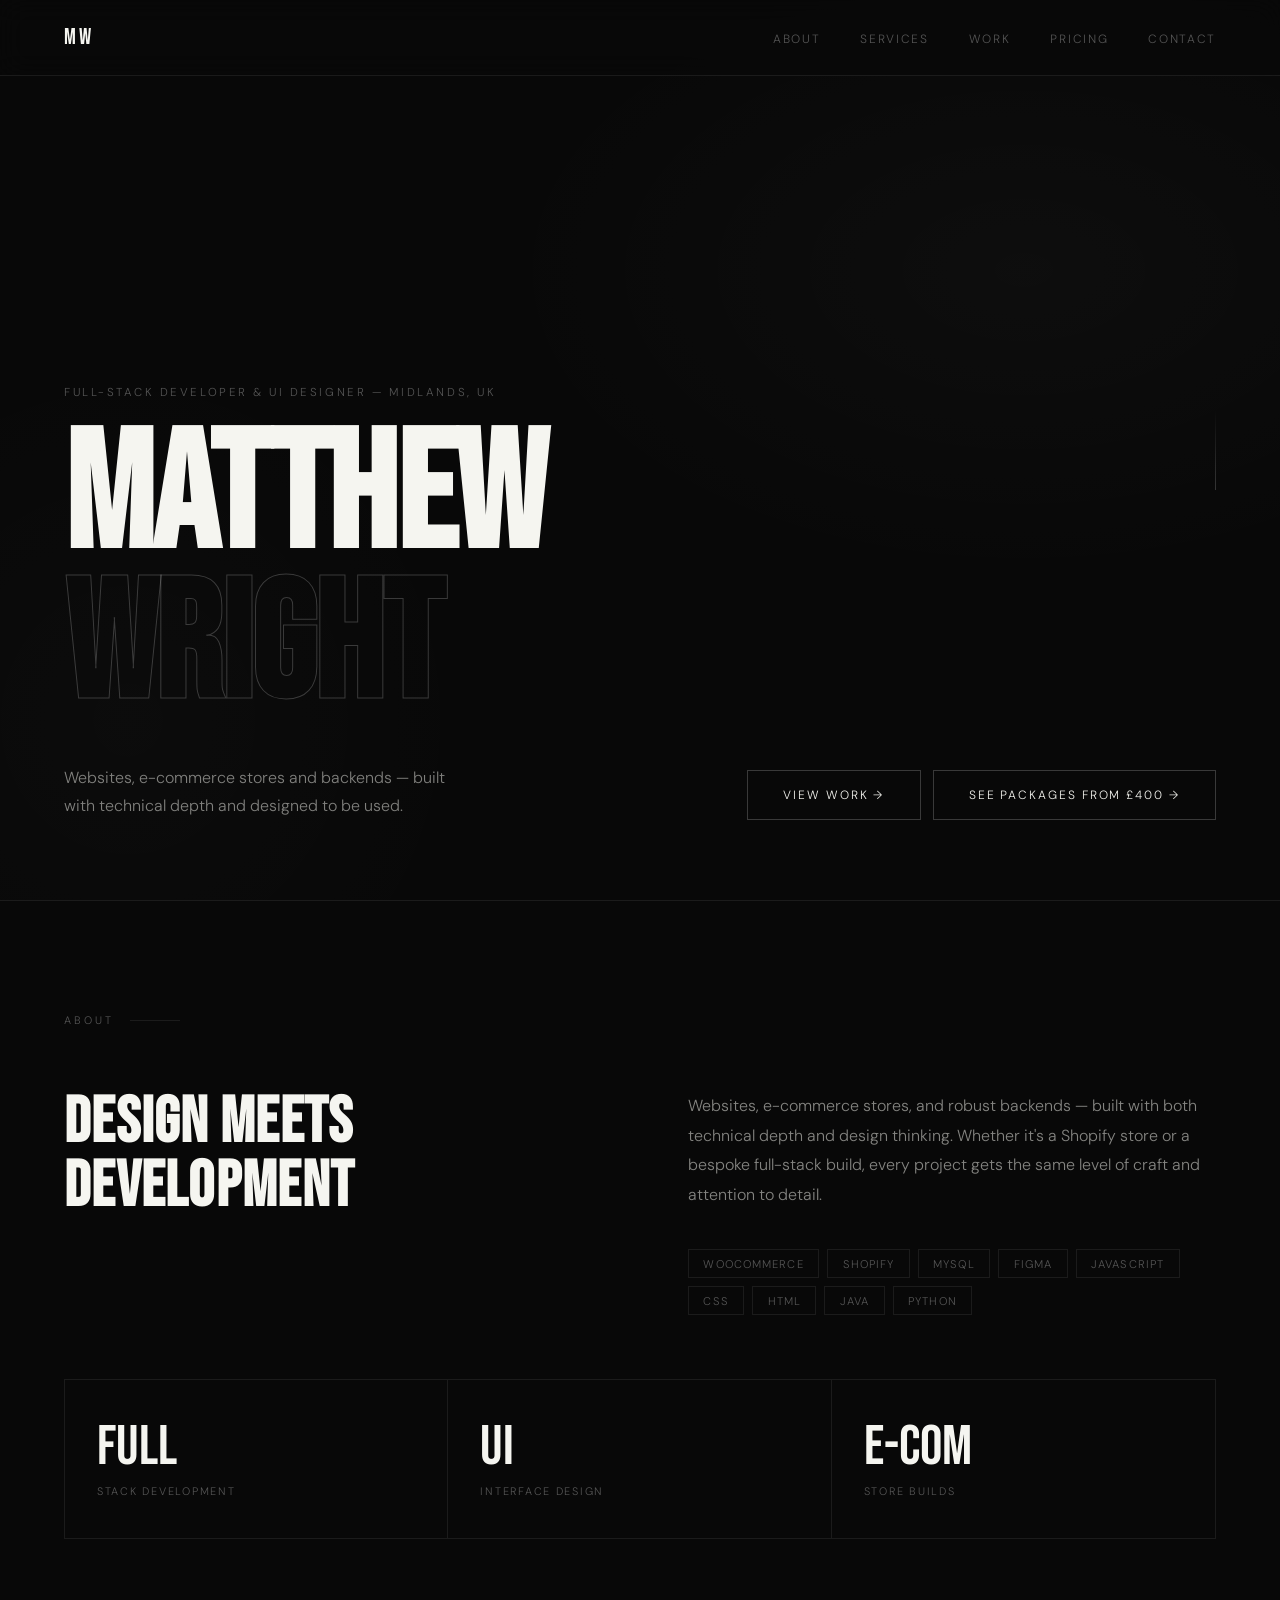
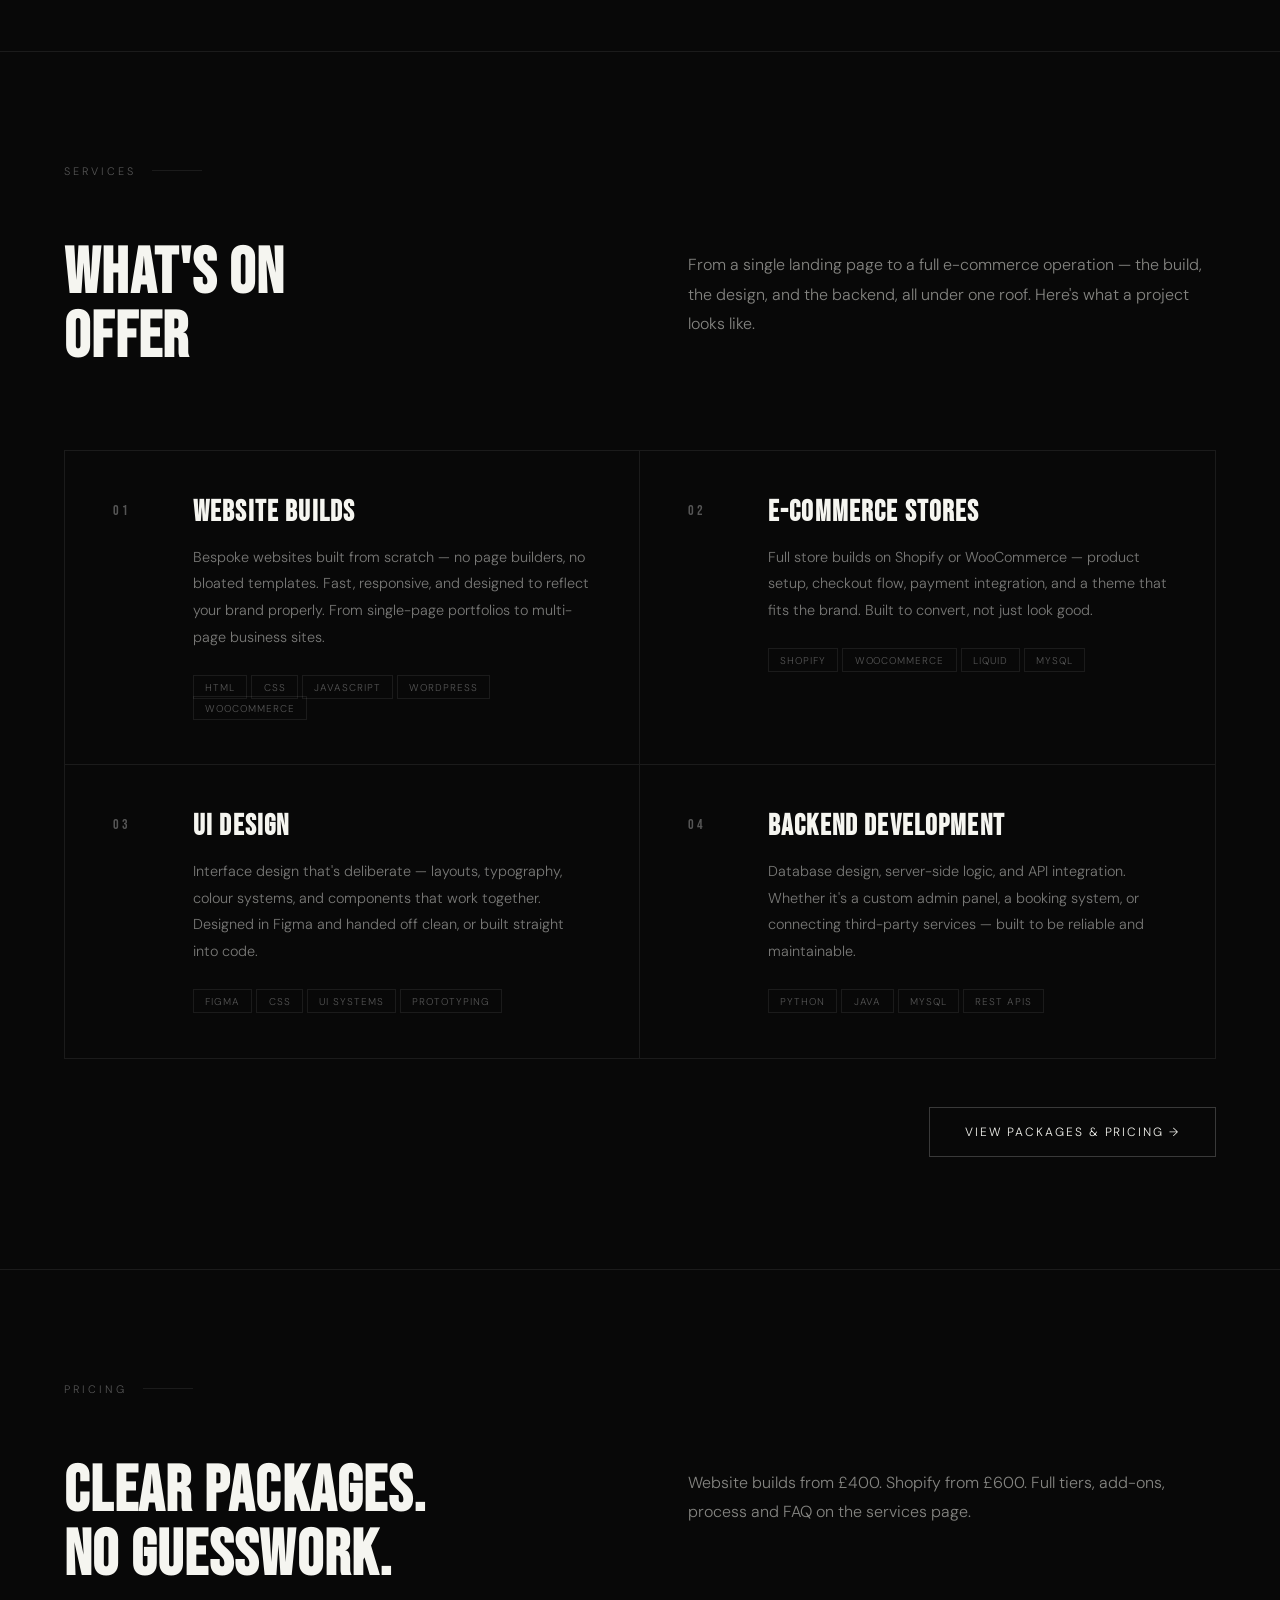
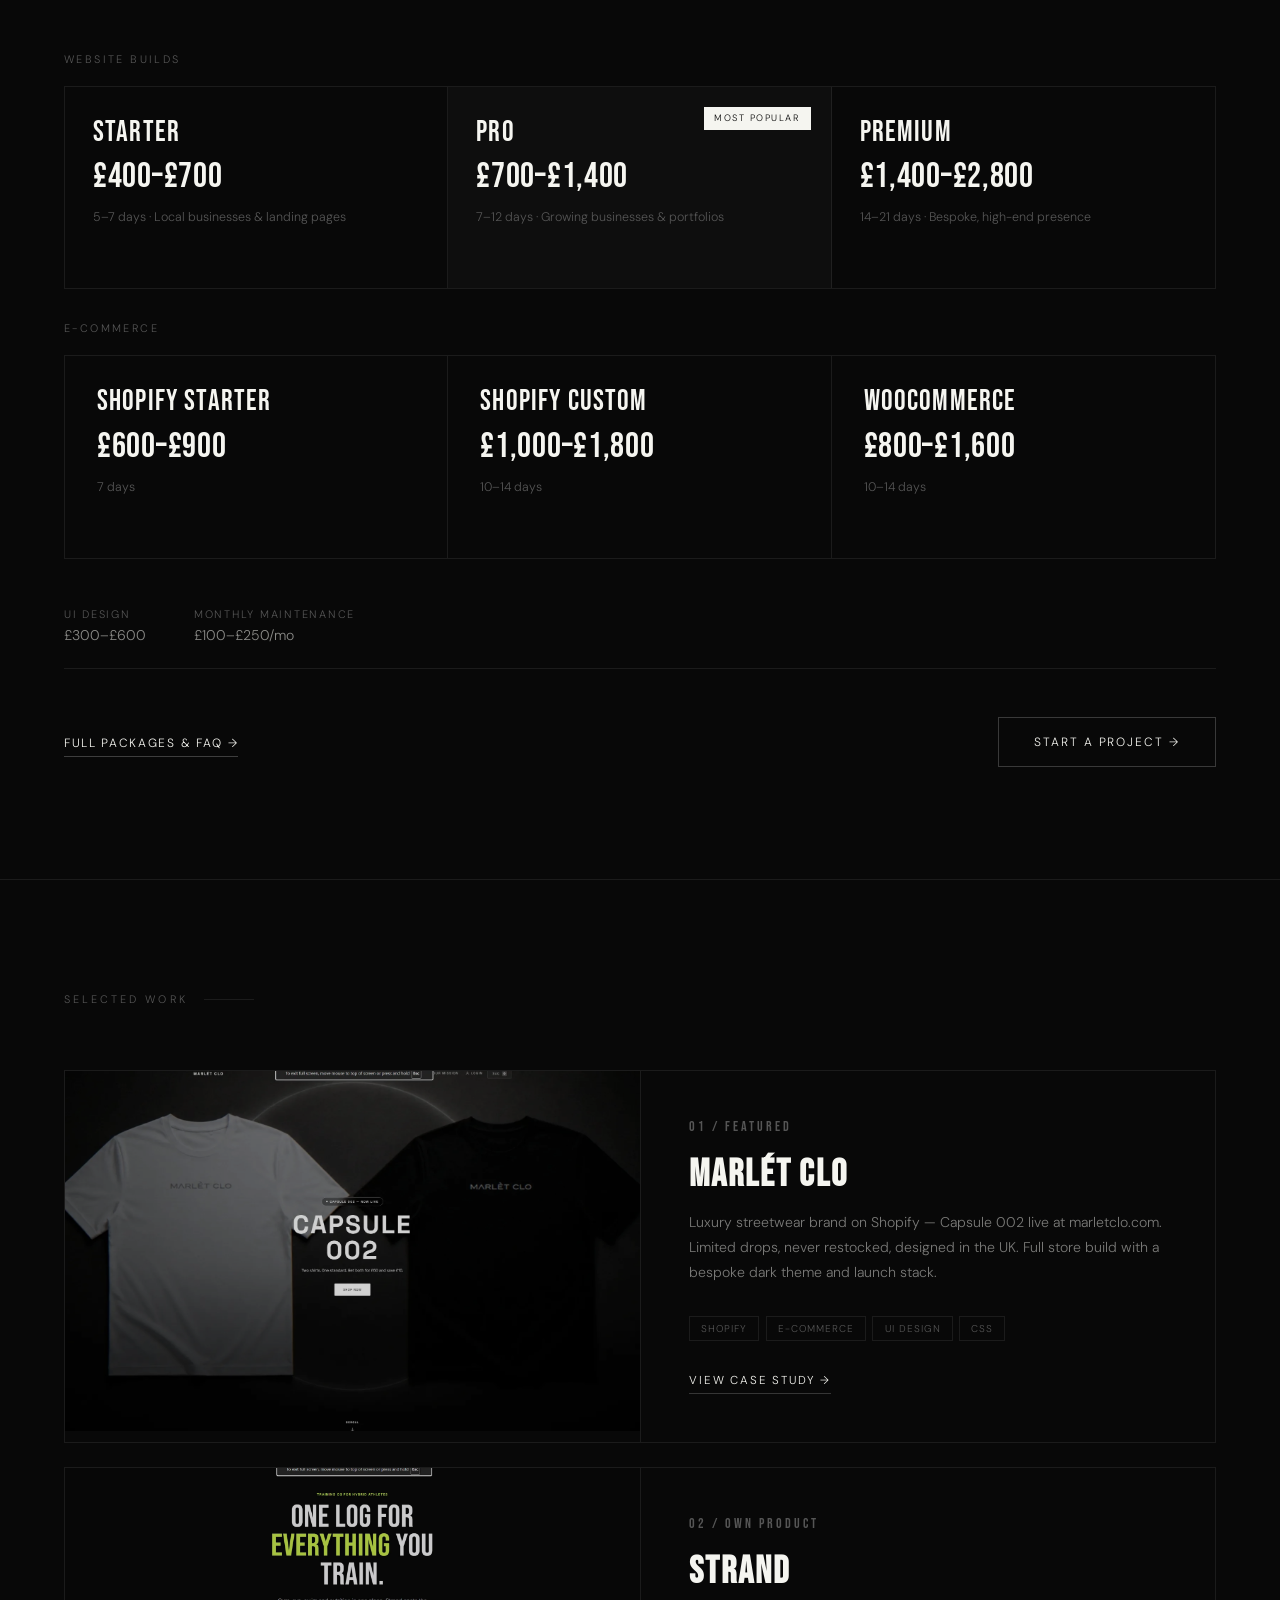
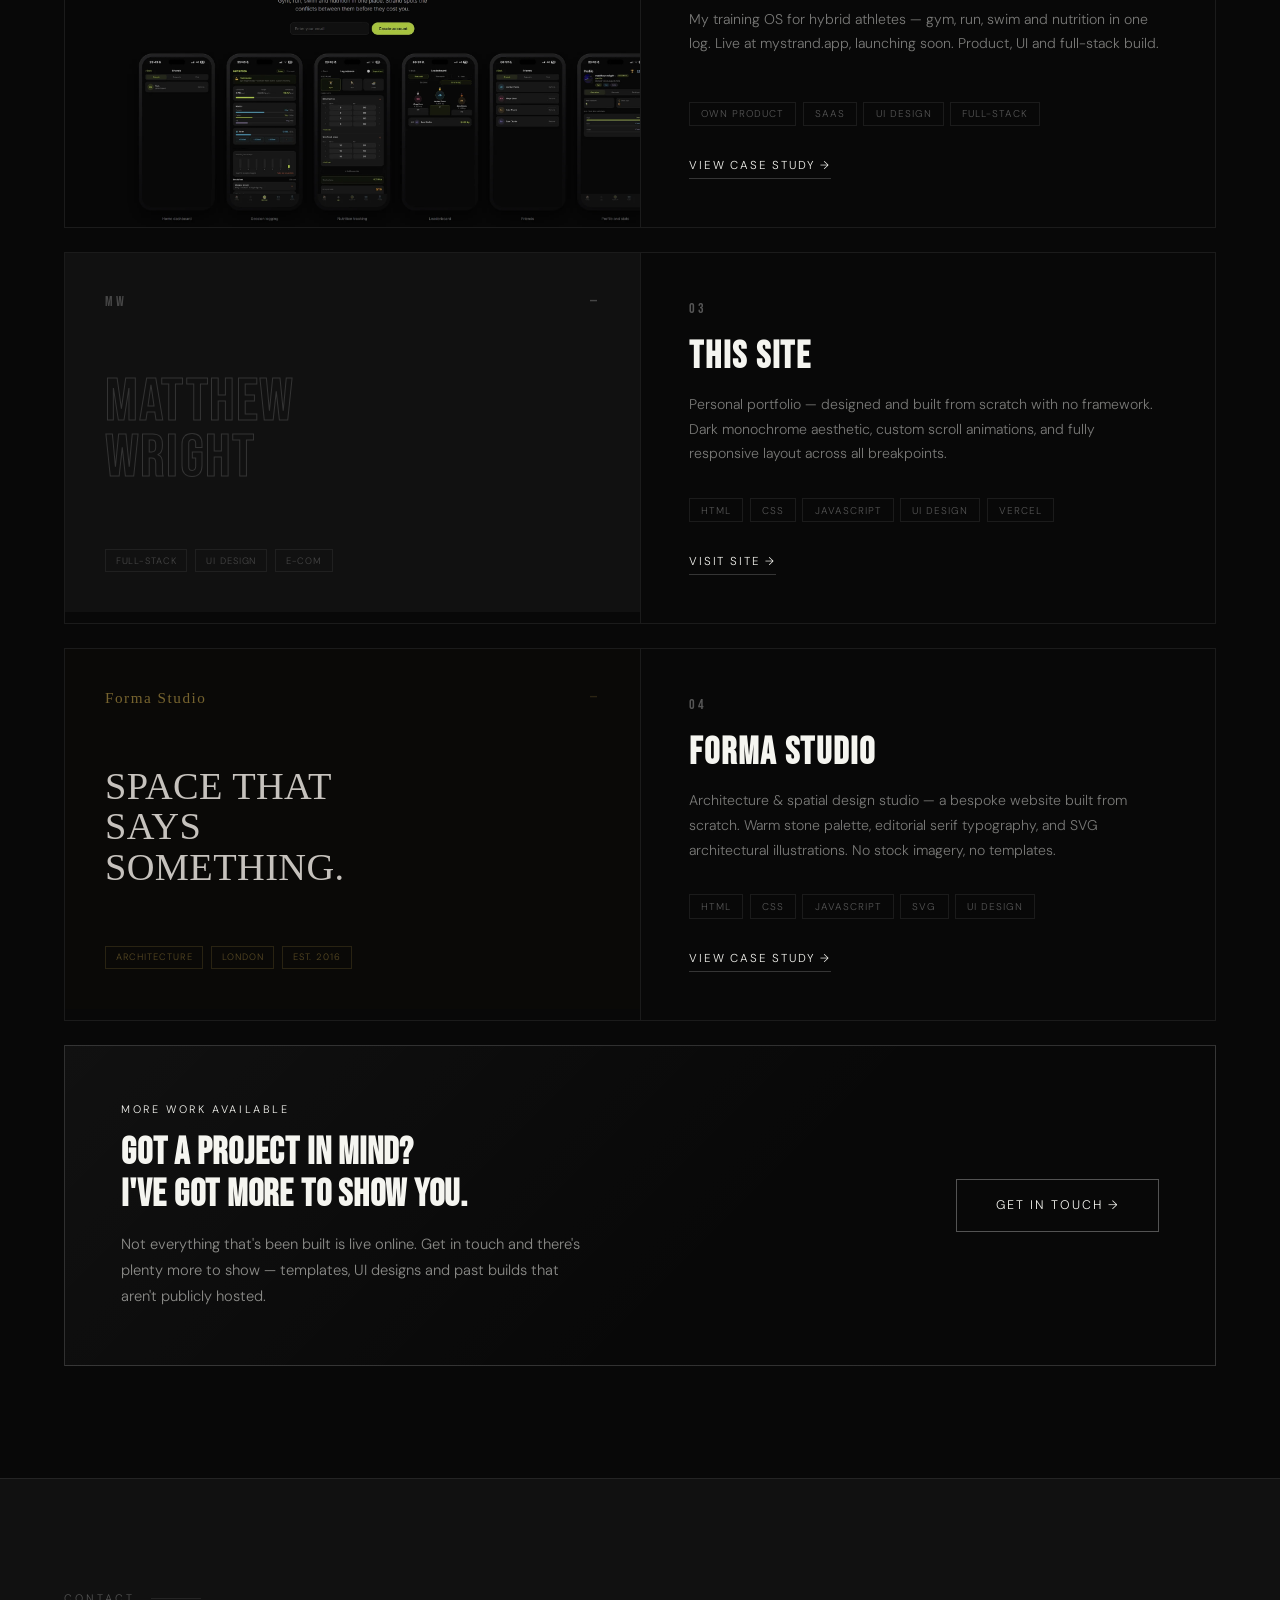
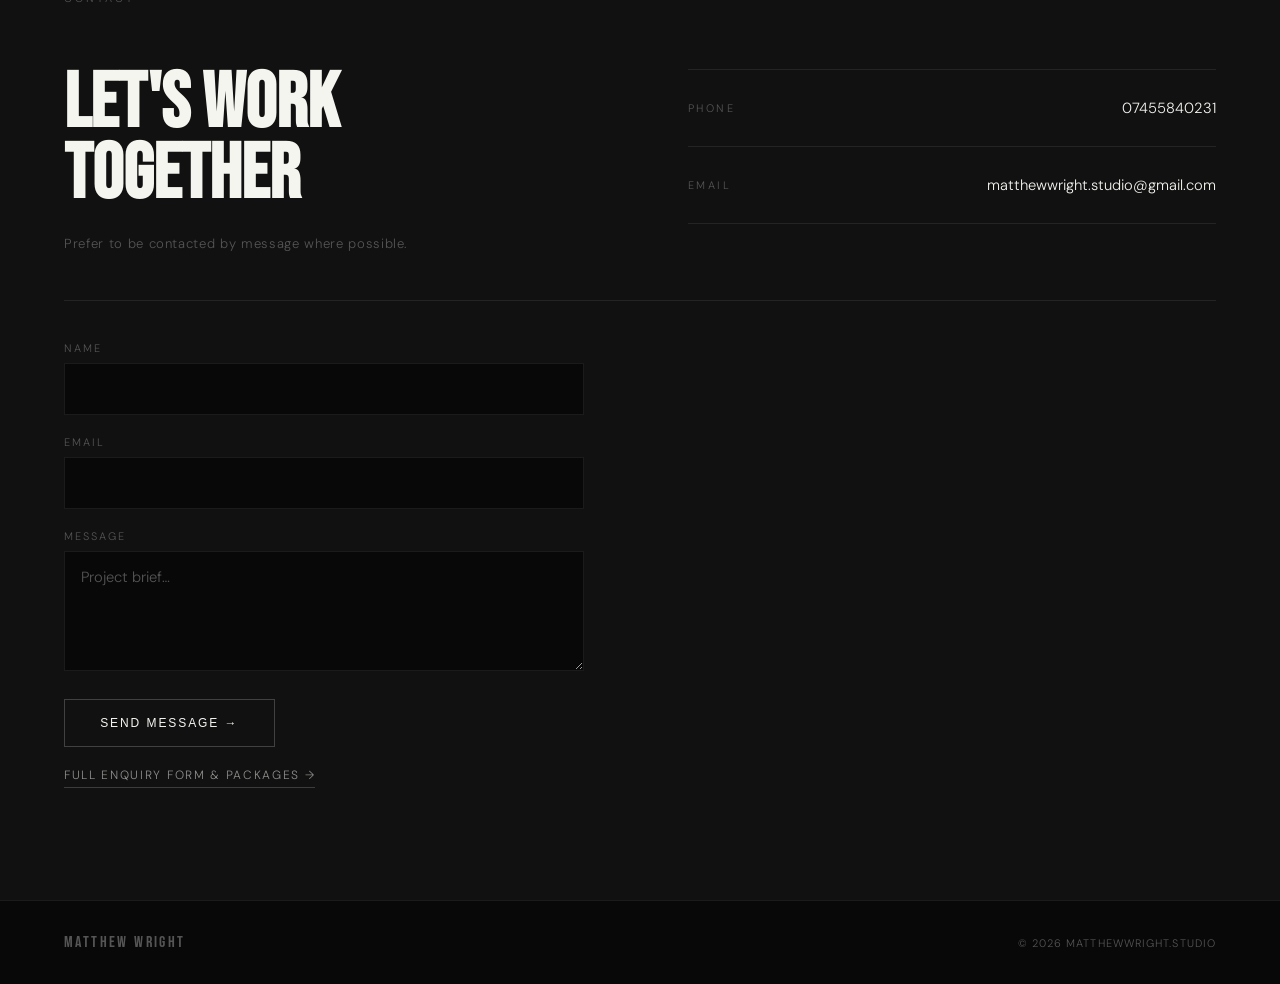
<file: index.html>
<!DOCTYPE html>
<html lang="en-GB">
<head>
  <meta charset="UTF-8" />
  <meta name="viewport" content="width=device-width, initial-scale=1.0" />
  <meta name="theme-color" content="#080808" />
  <meta name="color-scheme" content="dark" />
  <meta name="robots" content="index,follow,max-image-preview:large" />
  <meta name="googlebot" content="index,follow,max-image-preview:large" />
  <meta name="author" content="Matthew Wright" />
  <meta name="geo.region" content="GB-ENG" />
  <meta name="geo.placename" content="Midlands, United Kingdom" />
  <meta name="ICBM" content="52.4862, -1.8904" />
  <meta name="language" content="en-GB" />
  <link rel="canonical" href="https://matthewwright.studio/" />
  <link rel="alternate" hreflang="en-GB" href="https://matthewwright.studio/" />
  <link rel="alternate" hreflang="x-default" href="https://matthewwright.studio/" />
  <meta name="description" content="Midlands UK full-stack developer and UI designer. Custom websites from £400, Shopify stores from £600. Bespoke builds for local SMEs and lifestyle brands." />
  <title>Matthew Wright — Full-Stack Developer &amp; UI Designer | Midlands, UK</title>
  <meta property="og:type" content="website" />
  <meta property="og:site_name" content="Matthew Wright Studio" />
  <meta property="og:locale" content="en_GB" />
  <meta property="og:title" content="Matthew Wright — Full-Stack Developer & UI Designer | Midlands, UK" />
  <meta property="og:description" content="Midlands UK full-stack developer and UI designer. Custom websites from £400, Shopify stores from £600. Bespoke builds for local SMEs and lifestyle brands." />
  <meta property="og:url" content="https://matthewwright.studio/" />
  <meta property="og:image" content="https://matthewwright.studio/marlet-clo.jpg" />
  <meta property="og:image:alt" content="Marlét Clo Shopify store by Matthew Wright" />
  <meta name="twitter:card" content="summary_large_image" />
  <meta name="twitter:title" content="Matthew Wright — Full-Stack Developer & UI Designer | Midlands, UK" />
  <meta name="twitter:description" content="Midlands UK full-stack developer and UI designer. Custom websites from £400, Shopify stores from £600. Bespoke builds for local SMEs and lifestyle brands." />
  <meta name="twitter:image" content="https://matthewwright.studio/marlet-clo.jpg" />
  <link rel="icon" href="/favicon.svg" type="image/svg+xml" />
  <link rel="apple-touch-icon" href="/favicon.svg" />
  <link rel="manifest" href="/site.webmanifest" />
  <link rel="preconnect" href="https://fonts.googleapis.com" />
  <link rel="preconnect" href="https://fonts.gstatic.com" crossorigin />
  <link href="https://fonts.googleapis.com/css2?family=Bebas+Neue&family=DM+Sans:ital,opsz,wght@0,9..40,300;0,9..40,400;0,9..40,500;1,9..40,300&display=swap" rel="stylesheet" />
  <link rel="stylesheet" href="style.css" />
  <script type="application/ld+json">
{
  "@context": "https://schema.org",
  "@graph": [
    {
      "@type": [
        "Person",
        "ProfessionalService"
      ],
      "@id": "https://matthewwright.studio/#person",
      "name": "Matthew Wright",
      "url": "https://matthewwright.studio/",
      "image": "https://matthewwright.studio/marlet-clo.jpg",
      "email": "matthewwright.studio@gmail.com",
      "telephone": "+447455840231",
      "jobTitle": "Full-Stack Developer & UI Designer",
      "description": "Full-stack developer and UI designer based in the Midlands, UK. Custom websites, Shopify and WooCommerce stores, and UI design.",
      "areaServed": [
        {
          "@type": "AdministrativeArea",
          "name": "Midlands"
        },
        {
          "@type": "Country",
          "name": "United Kingdom"
        }
      ],
      "address": {
        "@type": "PostalAddress",
        "addressRegion": "West Midlands",
        "addressCountry": "GB"
      },
      "sameAs": [
        "https://matthewwright.studio/",
        "https://www.instagram.com/matthewwright.studio/",
        "https://github.com/m27w"
      ],
      "knowsAbout": [
        "Web design",
        "Shopify",
        "WooCommerce",
        "UI design",
        "Full-stack development"
      ],
      "priceRange": "£400–£2,800",
      "hasOfferCatalog": {
        "@type": "OfferCatalog",
        "name": "Website and e-commerce packages",
        "itemListElement": [
          {
            "@type": "Offer",
            "name": "Starter website",
            "price": "400",
            "priceCurrency": "GBP",
            "url": "https://matthewwright.studio/services.html"
          },
          {
            "@type": "Offer",
            "name": "Pro website",
            "price": "700",
            "priceCurrency": "GBP",
            "url": "https://matthewwright.studio/services.html"
          },
          {
            "@type": "Offer",
            "name": "Premium website",
            "price": "1400",
            "priceCurrency": "GBP",
            "url": "https://matthewwright.studio/services.html"
          },
          {
            "@type": "Offer",
            "name": "Shopify Starter",
            "price": "600",
            "priceCurrency": "GBP",
            "url": "https://matthewwright.studio/services.html"
          }
        ]
      }
    },
    {
      "@type": "WebSite",
      "@id": "https://matthewwright.studio/#website",
      "url": "https://matthewwright.studio/",
      "name": "Matthew Wright Studio",
      "inLanguage": "en-GB",
      "publisher": {
        "@id": "https://matthewwright.studio/#person"
      }
    }
  ]
}
  </script>
  <script type="application/ld+json">
{
  "@context": "https://schema.org",
  "@type": "BreadcrumbList",
  "itemListElement": [
    {
      "@type": "ListItem",
      "position": 1,
      "name": "Home",
      "item": "https://matthewwright.studio/"
    }
  ]
}
  </script>
  <!-- Google tag (gtag.js) -->
  <script async src="https://www.googletagmanager.com/gtag/js?id=G-S1R56M439S"></script>
  <script>
    window.dataLayer = window.dataLayer || [];
    function gtag(){dataLayer.push(arguments);}
    gtag('js', new Date());
    gtag('config', 'G-S1R56M439S');
  </script>
</head>
<body>

  <!-- NAV -->
  <nav id="nav">
    <a href="#hero" class="nav-logo">MW</a>
    <ul class="nav-links">
      <li><a href="#about">About</a></li>
      <li><a href="services.html">Services</a></li>
      <li><a href="#projects">Work</a></li>
      <li><a href="#pricing">Pricing</a></li>
      <li><a href="#contact">Contact</a></li>
    </ul>
    <button class="nav-burger" aria-label="Toggle menu" onclick="toggleMenu()">
      <span></span><span></span><span></span>
    </button>
  </nav>

  <!-- MOBILE MENU -->
  <div class="mobile-menu" id="mobileMenu">
    <ul>
      <li><a href="#about" onclick="toggleMenu()">About</a></li>
      <li><a href="services.html" onclick="toggleMenu()">Services</a></li>
      <li><a href="#projects" onclick="toggleMenu()">Work</a></li>
      <li><a href="#pricing" onclick="toggleMenu()">Pricing</a></li>
      <li><a href="#contact" onclick="toggleMenu()">Contact</a></li>
    </ul>
  </div>

  <!-- HERO -->
  <section class="hero" id="hero">
    <div class="hero-bg"></div>
    <div class="scroll-line" aria-hidden="true"></div>
    <div class="hero-content">
      <p class="hero-tag">Full-Stack Developer &amp; UI Designer — Midlands, UK</p>
      <h1 class="hero-title">
        Matthew<br />
        <span>Wright</span>
      </h1>
      <div class="hero-sub">
        <p class="hero-desc">Websites, e-commerce stores and backends — built with technical depth and designed to be used.</p>
        <div class="hero-ctas">
          <a href="#projects" class="hero-cta">View Work →</a>
          <a href="#pricing" class="hero-cta hero-cta--ghost">See packages from £400 →</a>
        </div>
      </div>
    </div>
  </section>

  <!-- ABOUT -->
  <section id="about" class="reveal">
    <p class="section-label">About</p>
    <div class="about-grid">
      <div>
        <h2 class="about-heading">Design Meets<br />Development</h2>
      </div>
      <div>
        <p class="about-text">Websites, e-commerce stores, and robust backends — built with both technical depth and design thinking. Whether it's a Shopify store or a bespoke full-stack build, every project gets the same level of craft and attention to detail.</p>
        <div class="skills-grid">
          <span class="skill-tag">WooCommerce</span>
          <span class="skill-tag">Shopify</span>
          <span class="skill-tag">MySQL</span>
          <span class="skill-tag">Figma</span>
          <span class="skill-tag">JavaScript</span>
          <span class="skill-tag">CSS</span>
          <span class="skill-tag">HTML</span>
          <span class="skill-tag">Java</span>
          <span class="skill-tag">Python</span>
        </div>
      </div>
    </div>
    <div class="stats-row">
      <div class="stat">
        <span class="stat-num">Full</span>
        <p class="stat-label">Stack Development</p>
      </div>
      <div class="stat">
        <span class="stat-num">UI</span>
        <p class="stat-label">Interface Design</p>
      </div>
      <div class="stat">
        <span class="stat-num">E-COM</span>
        <p class="stat-label">Store Builds</p>
      </div>
    </div>
  </section>

  <!-- SERVICES -->
  <section id="services" class="reveal">
    <p class="section-label">Services</p>
    <div class="services-intro">
      <h2 class="services-heading">What's On<br />Offer</h2>
      <p class="services-desc">From a single landing page to a full e-commerce operation — the build, the design, and the backend, all under one roof. Here's what a project looks like.</p>
    </div>
    <div class="services-grid">

      <div class="service-item">
        <span class="service-num">01</span>
        <div class="service-body">
          <h3 class="service-title">Website Builds</h3>
          <p class="service-desc">Bespoke websites built from scratch — no page builders, no bloated templates. Fast, responsive, and designed to reflect your brand properly. From single-page portfolios to multi-page business sites.</p>
          <div class="service-tags">
            <span class="project-tag">HTML</span>
            <span class="project-tag">CSS</span>
            <span class="project-tag">JavaScript</span>
            <span class="project-tag">WordPress</span>
            <span class="project-tag">WooCommerce</span>
          </div>
        </div>
      </div>

      <div class="service-item">
        <span class="service-num">02</span>
        <div class="service-body">
          <h3 class="service-title">E-Commerce Stores</h3>
          <p class="service-desc">Full store builds on Shopify or WooCommerce — product setup, checkout flow, payment integration, and a theme that fits the brand. Built to convert, not just look good.</p>
          <div class="service-tags">
            <span class="project-tag">Shopify</span>
            <span class="project-tag">WooCommerce</span>
            <span class="project-tag">Liquid</span>
            <span class="project-tag">MySQL</span>
          </div>
        </div>
      </div>

      <div class="service-item">
        <span class="service-num">03</span>
        <div class="service-body">
          <h3 class="service-title">UI Design</h3>
          <p class="service-desc">Interface design that's deliberate — layouts, typography, colour systems, and components that work together. Designed in Figma and handed off clean, or built straight into code.</p>
          <div class="service-tags">
            <span class="project-tag">Figma</span>
            <span class="project-tag">CSS</span>
            <span class="project-tag">UI Systems</span>
            <span class="project-tag">Prototyping</span>
          </div>
        </div>
      </div>

      <div class="service-item">
        <span class="service-num">04</span>
        <div class="service-body">
          <h3 class="service-title">Backend Development</h3>
          <p class="service-desc">Database design, server-side logic, and API integration. Whether it's a custom admin panel, a booking system, or connecting third-party services — built to be reliable and maintainable.</p>
          <div class="service-tags">
            <span class="project-tag">Python</span>
            <span class="project-tag">Java</span>
            <span class="project-tag">MySQL</span>
            <span class="project-tag">REST APIs</span>
          </div>
        </div>
      </div>

    </div>
    <div class="services-cta-row">
      <a href="services.html" class="hero-cta">View packages &amp; pricing →</a>
    </div>
  </section>


  <!-- PRICING (compact teaser — full detail on services.html) -->
  <section id="pricing" class="reveal pricing--compact">
    <p class="section-label">Pricing</p>
    <div class="pricing-intro">
      <h2 class="pricing-heading">Clear Packages.<br />No Guesswork.</h2>
      <p class="pricing-desc">Website builds from £400. Shopify from £600. Full tiers, add-ons, process and FAQ on the services page.</p>
    </div>

    <p class="pricing-sublabel">Website Builds</p>
    <div class="pricing-grid">
      <div class="pricing-card">
        <p class="pricing-tier">Starter</p>
        <p class="pricing-price">£400–£700</p>
        <p class="pricing-meta">5–7 days · Local businesses &amp; landing pages</p>
      </div>
      <div class="pricing-card pricing-card--popular">
        <span class="pricing-badge">Most Popular</span>
        <p class="pricing-tier">Pro</p>
        <p class="pricing-price">£700–£1,400</p>
        <p class="pricing-meta">7–12 days · Growing businesses &amp; portfolios</p>
      </div>
      <div class="pricing-card">
        <p class="pricing-tier">Premium</p>
        <p class="pricing-price">£1,400–£2,800</p>
        <p class="pricing-meta">14–21 days · Bespoke, high-end presence</p>
      </div>
    </div>

    <p class="pricing-sublabel">E-Commerce</p>
    <div class="pricing-ecom">
      <div class="pricing-ecom-card">
        <p class="pricing-tier">Shopify Starter</p>
        <p class="pricing-price">£600–£900</p>
        <p class="pricing-meta">7 days</p>
      </div>
      <div class="pricing-ecom-card">
        <p class="pricing-tier">Shopify Custom</p>
        <p class="pricing-price">£1,000–£1,800</p>
        <p class="pricing-meta">10–14 days</p>
      </div>
      <div class="pricing-ecom-card">
        <p class="pricing-tier">WooCommerce</p>
        <p class="pricing-price">£800–£1,600</p>
        <p class="pricing-meta">10–14 days</p>
      </div>
    </div>

    <div class="pricing-notes">
      <p><span>UI Design</span> £300–£600</p>
      <p><span>Monthly maintenance</span> £100–£250/mo</p>
    </div>

    <div class="services-cta-row" style="justify-content:space-between;align-items:center;flex-wrap:wrap;gap:1.5rem;">
      <a href="services.html" class="pricing-teaser-link">Full packages &amp; FAQ →</a>
      <a href="services.html#enquire" class="hero-cta">Start a Project →</a>
    </div>
  </section>

  <!-- PROJECTS -->
  <section id="projects" class="reveal">
    <p class="section-label">Selected Work</p>

    <!-- Project 01 -->
    <a href="marlet-clo.html" class="project-main reveal">
      <div class="project-img">
        <picture>
          <source srcset="marlet-clo.webp" type="image/webp" />
          <img
            src="marlet-clo.jpg"
            alt="Marlét Clo — Capsule 002 live Shopify store"
            width="1920"
            height="1015"
            loading="lazy"
            decoding="async"
          />
        </picture>
      </div>
      <div class="project-info">
        <p class="project-num">01 / Featured</p>
        <h3 class="project-name">Marlét Clo</h3>
        <p class="project-desc">Luxury streetwear brand on Shopify — Capsule 002 live at marletclo.com. Limited drops, never restocked, designed in the UK. Full store build with a bespoke dark theme and launch stack.</p>
        <div class="project-tags">
          <span class="project-tag">Shopify</span>
          <span class="project-tag">E-Commerce</span>
          <span class="project-tag">UI Design</span>
          <span class="project-tag">CSS</span>
        </div>
        <span class="project-link">View Case Study →</span>
      </div>
    </a>


    <!-- Project 02 — Strand (own product) -->
    <a href="strand.html" class="project-main reveal">
      <div class="project-img">
        <picture>
          <source srcset="strand.webp" type="image/webp" />
          <img
            src="strand.jpg"
            alt="Strand — training OS at mystrand.app"
            width="1920"
            height="1200"
            loading="lazy"
            decoding="async"
          />
        </picture>
      </div>
      <div class="project-info">
        <p class="project-num">02 / Own product</p>
        <h3 class="project-name">Strand</h3>
        <p class="project-desc">My training OS for hybrid athletes — gym, run, swim and nutrition in one log. Live at mystrand.app, launching soon. Product, UI and full-stack build.</p>
        <div class="project-tags">
          <span class="project-tag">Own Product</span>
          <span class="project-tag">SaaS</span>
          <span class="project-tag">UI Design</span>
          <span class="project-tag">Full-Stack</span>
        </div>
        <span class="project-link">View Case Study →</span>
      </div>
    </a>

    <!-- Project 03 -->
    <a href="https://matthewwright.studio" target="_blank" rel="noopener noreferrer" class="project-main reveal">
      <div class="project-img project-img--self">
        <div class="project-self-preview" aria-hidden="true">
          <div class="psp-nav"><span>MW</span><span>—</span></div>
          <div class="psp-title">MATTHEW<br/>WRIGHT</div>
          <div class="psp-tags">
            <span>Full-Stack</span>
            <span>UI Design</span>
            <span>E-Com</span>
          </div>
        </div>
      </div>
      <div class="project-info">
        <p class="project-num">03</p>
        <h3 class="project-name">This Site</h3>
        <p class="project-desc">Personal portfolio — designed and built from scratch with no framework. Dark monochrome aesthetic, custom scroll animations, and fully responsive layout across all breakpoints.</p>
        <div class="project-tags">
          <span class="project-tag">HTML</span>
          <span class="project-tag">CSS</span>
          <span class="project-tag">JavaScript</span>
          <span class="project-tag">UI Design</span>
          <span class="project-tag">Vercel</span>
        </div>
        <span class="project-link">Visit Site →</span>
      </div>
    </a>

    <!-- Project 04 -->
    <a href="forma-studio.html" class="project-main reveal">
      <div class="project-img project-img--self">
        <div class="project-self-preview forma-preview" aria-hidden="true">
          <div class="psp-nav"><span style="font-family:'Playfair Display',Georgia,serif;font-weight:400;letter-spacing:0.1em;font-size:0.95rem;color:#c9a84c;">Forma Studio</span><span style="color:rgba(201,168,76,0.3);">—</span></div>
          <div class="forma-preview-title">SPACE THAT<br/>SAYS<br/>SOMETHING.</div>
          <div class="psp-tags">
            <span>Architecture</span>
            <span>London</span>
            <span>Est. 2016</span>
          </div>
        </div>
      </div>
      <div class="project-info">
        <p class="project-num">04</p>
        <h3 class="project-name">Forma Studio</h3>
        <p class="project-desc">Architecture & spatial design studio — a bespoke website built from scratch. Warm stone palette, editorial serif typography, and SVG architectural illustrations. No stock imagery, no templates.</p>
        <div class="project-tags">
          <span class="project-tag">HTML</span>
          <span class="project-tag">CSS</span>
          <span class="project-tag">JavaScript</span>
          <span class="project-tag">SVG</span>
          <span class="project-tag">UI Design</span>
        </div>
        <span class="project-link">View Case Study →</span>
      </div>
    </a>

    <!-- More Work Callout -->
    <div class="more-work-banner">
      <div class="more-work-text">
        <p class="more-work-tag">More Work Available</p>
        <h3 class="more-work-heading">Got a project in mind?<br />I've got more to show you.</h3>
        <p class="more-work-desc">Not everything that's been built is live online. Get in touch and there's plenty more to show — templates, UI designs and past builds that aren't publicly hosted.</p>
      </div>
      <a href="#contact" class="more-work-cta">Get In Touch →</a>
    </div>
  </section>

  <!-- CONTACT -->
  <!--
    FORMSPREE: wired to https://formspree.io/f/mrpgrqwo (Portfolio Enquiry).
    Until then, form action will not deliver. Mailto fallback:
    matthewwright.studio@gmail.com
  -->
  <section id="contact" class="reveal">
    <p class="section-label">Contact</p>
    <div class="contact-inner">
      <div>
        <h2 class="contact-heading">Let's Work<br />Together</h2>
        <p class="contact-note">Prefer to be contacted by message where possible.</p>
      </div>
      <div class="contact-items">
        <div class="contact-row">
          <span class="contact-type">Phone</span>
          <a href="tel:07455840231" class="contact-val">07455840231</a>
        </div>
        <div class="contact-row">
          <span class="contact-type">Email</span>
          <a href="mailto:matthewwright.studio@gmail.com" class="contact-val">matthewwright.studio@gmail.com</a>
        </div>
      </div>
    </div>
    <div class="contact-form-wrap">
      <form class="svc-form" action="https://formspree.io/f/mrpgrqwo" method="POST">
        <div class="svc-form-row">
          <label for="contact-name">Name</label>
          <input type="text" id="contact-name" name="name" required autocomplete="name" />
        </div>
        <div class="svc-form-row">
          <label for="contact-email">Email</label>
          <input type="email" id="contact-email" name="email" required autocomplete="email" />
        </div>
        <div class="svc-form-row">
          <label for="contact-message">Message</label>
          <textarea id="contact-message" name="message" rows="4" required placeholder="Project brief…"></textarea>
        </div>
        <button type="submit" class="hero-cta svc-form-submit">Send message →</button>
      </form>
      <a href="services.html#enquire" class="contact-enquire-link">Full enquiry form &amp; packages →</a>
    </div>
  </section>

  <!-- FOOTER -->
  <footer>
    <span class="footer-logo">Matthew Wright</span>
    <span class="footer-copy">© 2026 matthewwright.studio</span>
  </footer>

  <script src="script.js"></script>
</body>
</html>
</file>
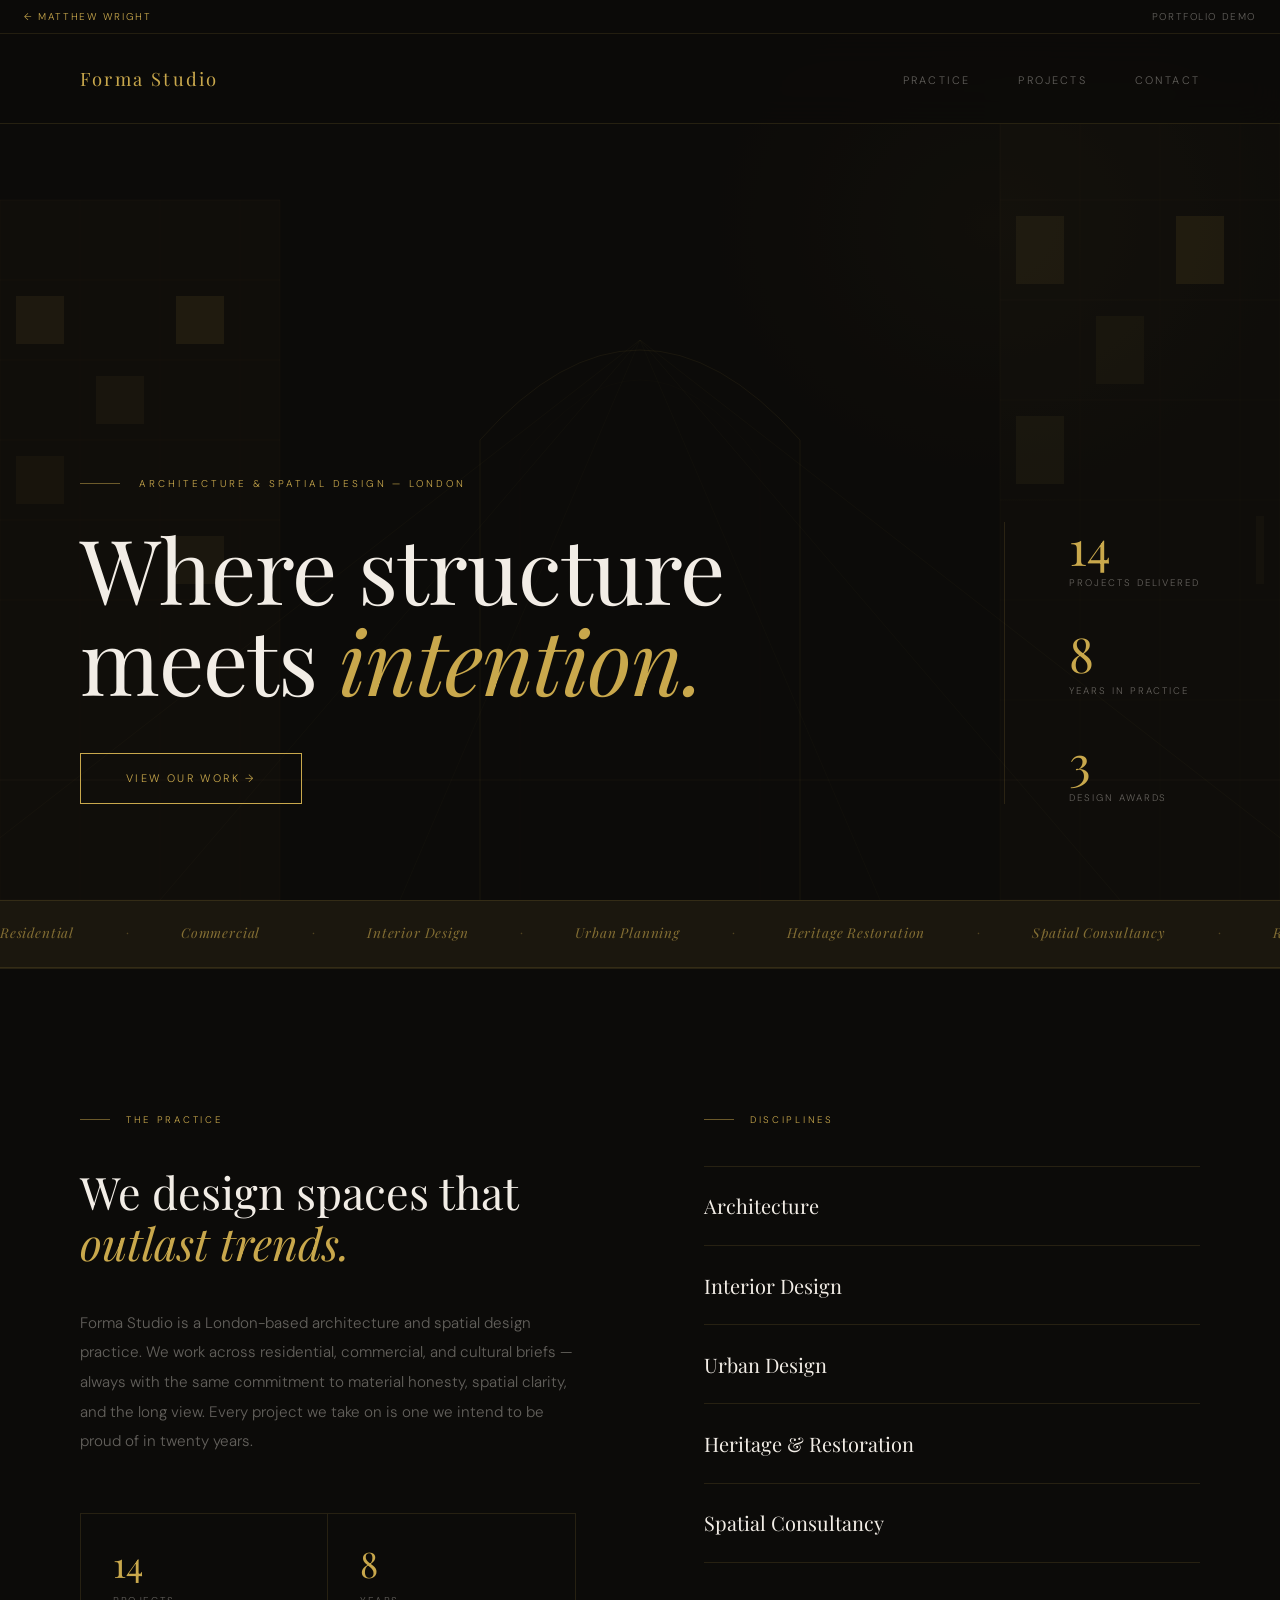
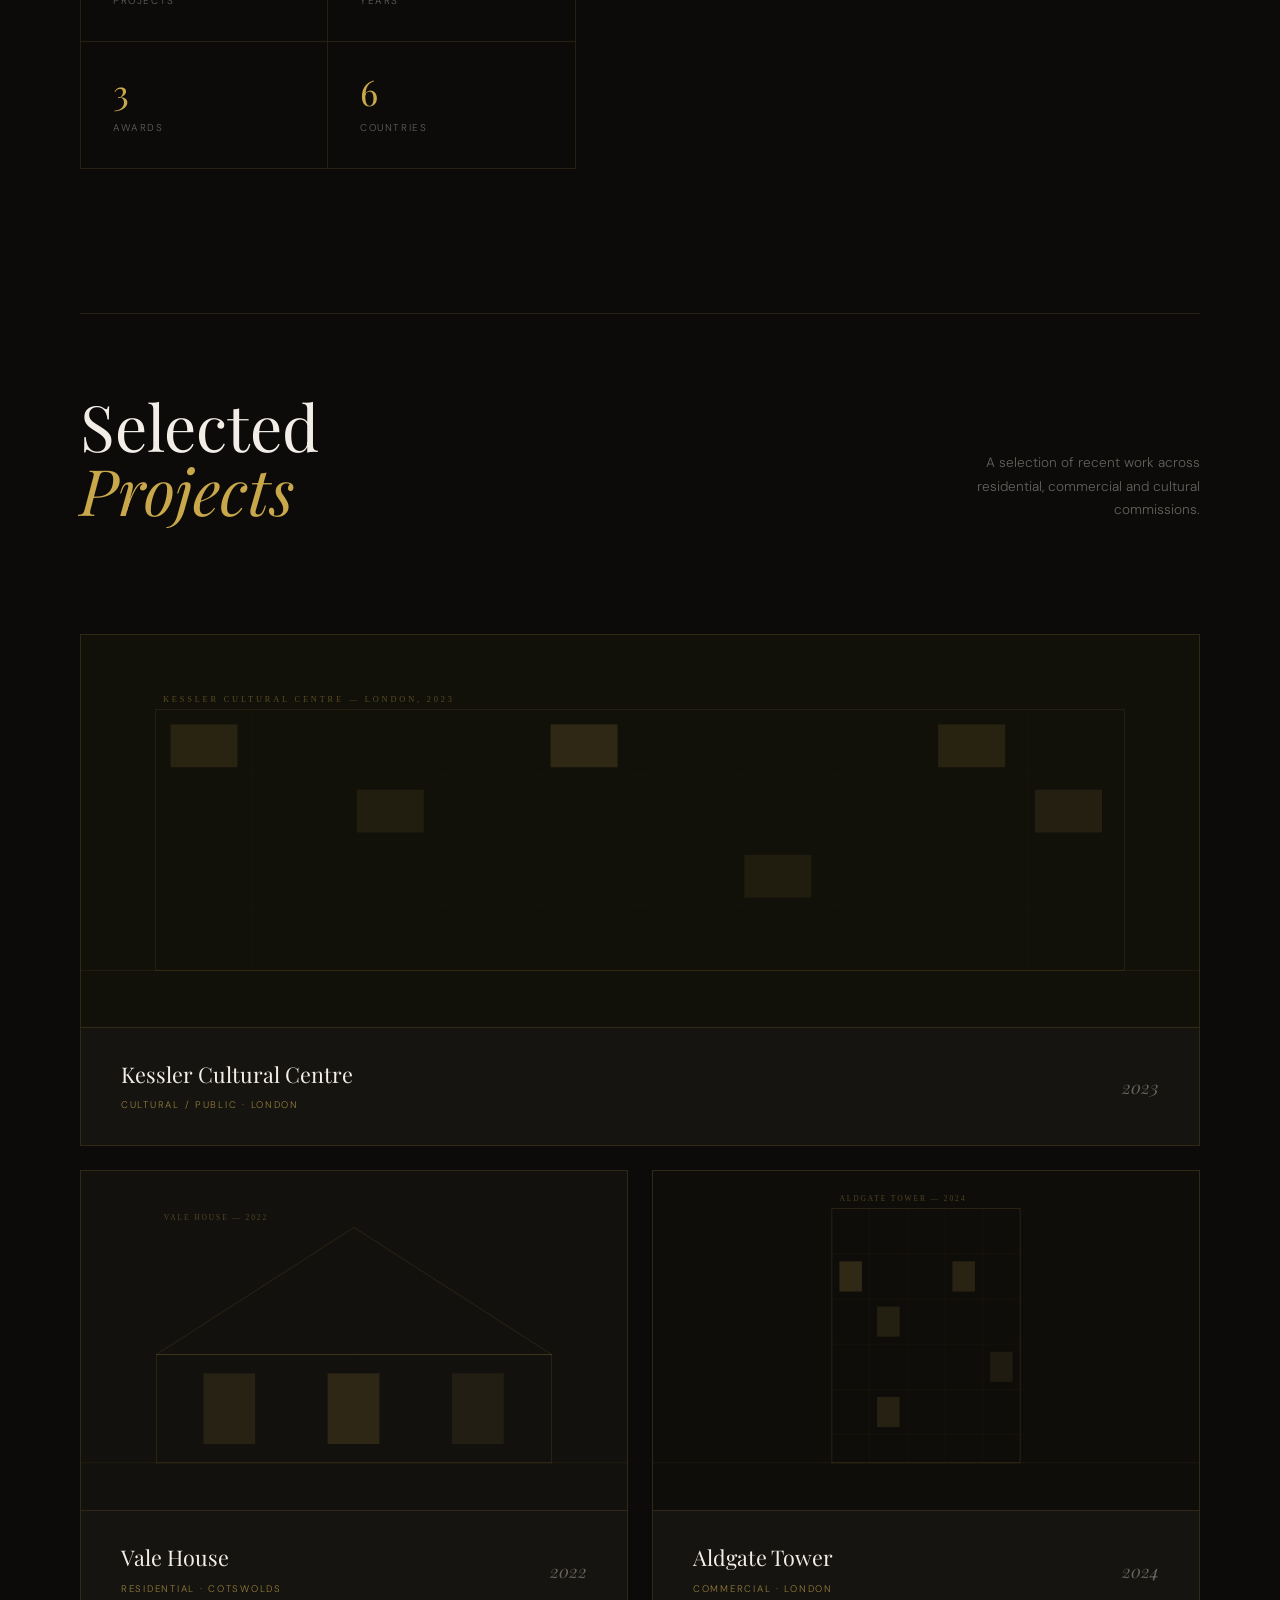
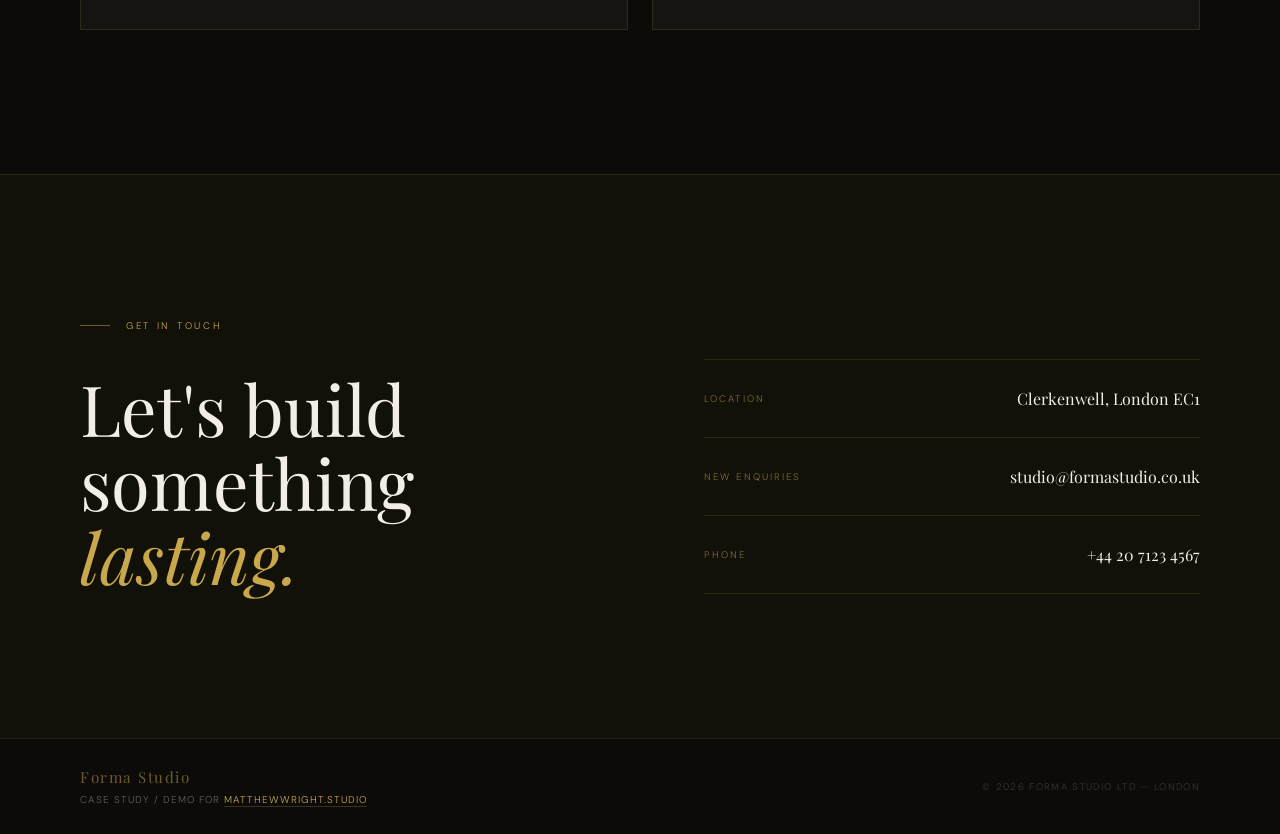
<file: forma-studio.html>
<!DOCTYPE html>
<html lang="en-GB">
<head>
  <meta charset="UTF-8" />
  <meta name="viewport" content="width=device-width, initial-scale=1.0" />
  <meta name="robots" content="noindex,follow" />
  <link rel="canonical" href="https://matthewwright.studio/forma-studio.html" />
  <meta name="description" content="Forma Studio — architecture website demo build by Matthew Wright, Midlands UK full-stack developer." />
  <title>Forma Studio — Architecture & Spatial Design</title>
  <link rel="preconnect" href="https://fonts.googleapis.com" />
  <link rel="preconnect" href="https://fonts.gstatic.com" crossorigin />
  <link href="https://fonts.googleapis.com/css2?family=Playfair+Display:ital,wght@0,400;0,500;1,400;1,500&family=DM+Sans:wght@200;300;400&display=swap" rel="stylesheet" />
  <style>
    *, *::before, *::after { margin: 0; padding: 0; box-sizing: border-box; }

    :root {
      --black: #0c0b09;
      --deep: #111009;
      --surface: #161410;
      --gold: #c9a84c;
      --gold-muted: rgba(201,168,76,0.35);
      --gold-faint: rgba(201,168,76,0.08);
      --white: #f2ede6;
      --muted: rgba(242,237,230,0.38);
      --border: rgba(201,168,76,0.14);
      --font-serif: 'Playfair Display', Georgia, serif;
      --font-sans: 'DM Sans', sans-serif;
    }

    html { scroll-behavior: smooth; font-size: 16px; }

    body {
      background: var(--black);
      color: var(--white);
      font-family: var(--font-sans);
      font-weight: 300;
      overflow-x: hidden;
      -webkit-font-smoothing: antialiased;
    }

    a { color: inherit; text-decoration: none; }
    ul { list-style: none; }


    /* ---- PORTFOLIO CHROME ---- */
    .portfolio-chrome {
      position: fixed;
      top: 0; left: 0; right: 0;
      z-index: 200;
      height: 34px;
      display: flex;
      align-items: center;
      justify-content: space-between;
      padding: 0 1.5rem;
      background: rgba(12, 11, 9, 0.96);
      border-bottom: 1px solid rgba(201, 168, 76, 0.12);
      font-family: var(--font-sans);
      font-size: 0.62rem;
      letter-spacing: 0.16em;
      text-transform: uppercase;
      color: var(--muted);
    }

    .portfolio-chrome a {
      color: var(--gold);
      transition: opacity 0.2s;
    }

    .portfolio-chrome a:hover { opacity: 0.7; }

    .portfolio-demo-note {
      font-size: 0.62rem;
      letter-spacing: 0.1em;
      text-transform: uppercase;
      color: var(--muted);
      margin-top: 0.35rem;
    }

    .portfolio-demo-note a {
      color: var(--gold);
      border-bottom: 1px solid rgba(201,168,76,0.25);
    }

    /* ---- NAV ---- */
    nav {
      position: fixed;
      top: 34px; left: 0; right: 0;
      z-index: 100;
      display: flex;
      justify-content: space-between;
      align-items: center;
      padding: 2rem 5rem;
      background: rgba(12,11,9,0.92);
      backdrop-filter: blur(16px);
      border-bottom: 1px solid var(--border);
    }

    .nav-logo {
      font-family: var(--font-serif);
      font-size: 1.15rem;
      font-weight: 400;
      letter-spacing: 0.12em;
      color: var(--gold);
    }

    .nav-links {
      display: flex;
      gap: 3rem;
    }

    .nav-links a {
      font-size: 0.68rem;
      letter-spacing: 0.2em;
      text-transform: uppercase;
      color: var(--muted);
      transition: color 0.25s;
    }

    .nav-links a:hover { color: var(--gold); }

    /* ---- HERO ---- */
    .hero {
      min-height: 100vh;
      position: relative;
      display: flex;
      flex-direction: column;
      justify-content: flex-end;
      padding: 0 5rem 6rem;
      overflow: hidden;
    }

    .hero-bg {
      position: absolute;
      inset: 0;
      z-index: 0;
    }

    /* Gold radial glow top right */
    .hero-bg::before {
      content: '';
      position: absolute;
      top: -10%;
      right: -5%;
      width: 55%;
      height: 70%;
      background: radial-gradient(ellipse, rgba(201,168,76,0.07) 0%, transparent 65%);
      pointer-events: none;
    }

    /* Architectural SVG fills the hero */
    .hero-svg {
      position: absolute;
      inset: 0;
      width: 100%;
      height: 100%;
      opacity: 0.6;
    }

    .hero-content {
      position: relative;
      z-index: 1;
      display: grid;
      grid-template-columns: 1fr auto;
      align-items: flex-end;
      gap: 6rem;
    }

    .hero-eyebrow {
      font-size: 0.62rem;
      letter-spacing: 0.3em;
      text-transform: uppercase;
      color: var(--gold);
      margin-bottom: 2rem;
      display: flex;
      align-items: center;
      gap: 1.2rem;
    }

    .hero-eyebrow::before {
      content: '';
      width: 40px;
      height: 1px;
      background: var(--gold);
      opacity: 0.5;
    }

    .hero-title {
      font-family: var(--font-serif);
      font-size: clamp(3.8rem, 7vw, 7.5rem);
      font-weight: 400;
      line-height: 1.02;
      letter-spacing: -0.01em;
      color: var(--white);
      margin-bottom: 3rem;
    }

    .hero-title em {
      font-style: italic;
      color: var(--gold);
    }

    .hero-cta {
      display: inline-flex;
      align-items: center;
      gap: 1rem;
      padding: 1.1rem 2.8rem;
      border: 1px solid var(--gold);
      color: var(--gold);
      font-size: 0.68rem;
      letter-spacing: 0.22em;
      text-transform: uppercase;
      transition: background 0.25s, color 0.25s;
    }

    .hero-cta:hover {
      background: var(--gold);
      color: var(--black);
    }

    .hero-stats {
      display: flex;
      flex-direction: column;
      gap: 2.5rem;
      padding-left: 4rem;
      border-left: 1px solid var(--border);
    }

    .hero-stat-num {
      font-family: var(--font-serif);
      font-size: 3rem;
      font-weight: 400;
      color: var(--gold);
      line-height: 1;
      display: block;
    }

    .hero-stat-label {
      font-size: 0.6rem;
      letter-spacing: 0.2em;
      text-transform: uppercase;
      color: var(--muted);
      margin-top: 0.4rem;
    }

    /* ---- MARQUEE ---- */
    .marquee-wrap {
      overflow: hidden;
      padding: 1.4rem 0;
      border-top: 1px solid var(--border);
      border-bottom: 1px solid var(--border);
      background: var(--gold-faint);
    }

    .marquee-track {
      display: flex;
      gap: 3rem;
      animation: marquee 20s linear infinite;
      width: max-content;
    }

    .marquee-item {
      font-family: var(--font-serif);
      font-size: 0.85rem;
      font-style: italic;
      color: var(--gold);
      white-space: nowrap;
      letter-spacing: 0.06em;
      opacity: 0.6;
    }

    .marquee-sep { color: var(--gold); opacity: 0.3; font-style: normal; }

    @keyframes marquee {
      from { transform: translateX(0); }
      to { transform: translateX(-50%); }
    }

    /* ---- ABOUT ---- */
    #about {
      padding: 9rem 5rem;
      display: grid;
      grid-template-columns: 1fr 1fr;
      gap: 8rem;
      align-items: start;
      border-top: 1px solid var(--border);
    }

    .section-eyebrow {
      font-size: 0.6rem;
      letter-spacing: 0.28em;
      text-transform: uppercase;
      color: var(--gold);
      margin-bottom: 2.5rem;
      display: flex;
      align-items: center;
      gap: 1rem;
    }

    .section-eyebrow::before {
      content: '';
      width: 30px;
      height: 1px;
      background: var(--gold);
      opacity: 0.5;
    }

    .about-heading {
      font-family: var(--font-serif);
      font-size: clamp(2.2rem, 3.5vw, 3.5rem);
      font-weight: 400;
      line-height: 1.15;
      color: var(--white);
      margin-bottom: 2.5rem;
    }

    .about-heading em {
      font-style: italic;
      color: var(--gold);
    }

    .about-body {
      font-size: 0.95rem;
      line-height: 1.95;
      color: var(--muted);
      margin-bottom: 3.5rem;
    }

    .about-detail-grid {
      display: grid;
      grid-template-columns: 1fr 1fr;
      gap: 0;
      border: 1px solid var(--border);
    }

    .about-detail {
      padding: 2rem;
      border-right: 1px solid var(--border);
      border-bottom: 1px solid var(--border);
    }

    .about-detail:nth-child(2n) { border-right: none; }
    .about-detail:nth-last-child(-n+2) { border-bottom: none; }

    .about-detail-num {
      font-family: var(--font-serif);
      font-size: 2.2rem;
      color: var(--gold);
      line-height: 1;
      display: block;
      margin-bottom: 0.4rem;
    }

    .about-detail-label {
      font-size: 0.62rem;
      letter-spacing: 0.16em;
      text-transform: uppercase;
      color: var(--muted);
    }

    .disciplines-list {
      display: flex;
      flex-direction: column;
    }

    .discipline-row {
      display: flex;
      justify-content: space-between;
      align-items: center;
      padding: 1.6rem 0;
      border-bottom: 1px solid var(--border);
      transition: padding-left 0.25s;
      cursor: default;
    }

    .discipline-row:first-child { border-top: 1px solid var(--border); }

    .discipline-row:hover { padding-left: 0.75rem; }

    .discipline-name {
      font-family: var(--font-serif);
      font-size: 1.25rem;
      font-weight: 400;
      color: var(--white);
      transition: color 0.25s;
    }

    .discipline-row:hover .discipline-name { color: var(--gold); }

    .discipline-arrow {
      font-size: 0.7rem;
      color: var(--gold);
      opacity: 0;
      transition: opacity 0.25s;
    }

    .discipline-row:hover .discipline-arrow { opacity: 1; }

    /* ---- PROJECTS ---- */
    #projects {
      padding: 0 5rem 9rem;
    }

    .projects-header {
      display: flex;
      justify-content: space-between;
      align-items: flex-end;
      padding: 5rem 0 4rem;
      border-top: 1px solid var(--border);
      margin-bottom: 3rem;
    }

    .projects-heading {
      font-family: var(--font-serif);
      font-size: clamp(2.5rem, 5vw, 5rem);
      font-weight: 400;
      line-height: 1;
      color: var(--white);
    }

    .projects-heading em { font-style: italic; color: var(--gold); }

    .projects-subtext {
      max-width: 280px;
      font-size: 0.85rem;
      line-height: 1.75;
      color: var(--muted);
      text-align: right;
    }

    .projects-grid {
      display: grid;
      grid-template-columns: 1fr 1fr;
      gap: 1.5rem;
    }

    .project-card {
      border: 1px solid var(--border);
      overflow: hidden;
      transition: border-color 0.3s;
      cursor: pointer;
      background: var(--surface);
    }

    .project-card:hover { border-color: var(--gold-muted); }

    .project-card--wide { grid-column: span 2; }

    .project-img-wrap {
      overflow: hidden;
      position: relative;
    }

    .project-img-wrap svg {
      display: block;
      width: 100%;
    }

    .project-card-info {
      padding: 2rem 2.5rem;
      display: flex;
      justify-content: space-between;
      align-items: center;
      border-top: 1px solid var(--border);
    }

    .project-card-left {}

    .project-card-name {
      font-family: var(--font-serif);
      font-size: 1.35rem;
      font-weight: 400;
      color: var(--white);
      display: block;
      margin-bottom: 0.3rem;
    }

    .project-card-type {
      font-size: 0.6rem;
      letter-spacing: 0.18em;
      text-transform: uppercase;
      color: var(--gold);
      opacity: 0.7;
    }

    .project-card-year {
      font-family: var(--font-serif);
      font-size: 1.1rem;
      font-style: italic;
      color: var(--muted);
    }

    /* ---- CONTACT ---- */
    #contact {
      border-top: 1px solid var(--border);
      background: var(--deep);
      padding: 9rem 5rem;
      display: grid;
      grid-template-columns: 1fr 1fr;
      gap: 8rem;
      align-items: end;
    }

    .contact-heading {
      font-family: var(--font-serif);
      font-size: clamp(2.8rem, 5.5vw, 6rem);
      font-weight: 400;
      line-height: 1.05;
      color: var(--white);
    }

    .contact-heading em {
      font-style: italic;
      color: var(--gold);
    }

    .contact-items {
      display: flex;
      flex-direction: column;
    }

    .contact-row {
      display: flex;
      justify-content: space-between;
      align-items: center;
      padding: 1.75rem 0;
      border-bottom: 1px solid var(--border);
    }

    .contact-row:first-child { border-top: 1px solid var(--border); }

    .contact-label {
      font-size: 0.6rem;
      letter-spacing: 0.22em;
      text-transform: uppercase;
      color: var(--gold);
      opacity: 0.6;
    }

    .contact-val {
      font-family: var(--font-serif);
      font-size: 1rem;
      color: var(--white);
      font-weight: 400;
    }

    /* ---- FOOTER ---- */
    footer {
      background: var(--black);
      border-top: 1px solid var(--border);
      padding: 1.75rem 5rem;
      display: flex;
      justify-content: space-between;
      align-items: center;
    }

    .footer-logo {
      font-family: var(--font-serif);
      font-size: 0.95rem;
      color: var(--gold);
      opacity: 0.5;
      letter-spacing: 0.1em;
    }

    .footer-copy {
      font-size: 0.6rem;
      letter-spacing: 0.14em;
      text-transform: uppercase;
      color: var(--muted);
      opacity: 0.5;
    }

    /* ---- RESPONSIVE ---- */
    @media (max-width: 900px) {
      nav { padding: 1.5rem 2rem; }
      .nav-links { display: none; }
      .hero { padding: 0 2rem 5rem; }
      .hero-content { grid-template-columns: 1fr; gap: 3rem; }
      .hero-stats { flex-direction: row; padding-left: 0; border-left: none; border-top: 1px solid var(--border); padding-top: 2rem; }
      #about { grid-template-columns: 1fr; gap: 4rem; padding: 6rem 2rem; }
      #projects { padding: 0 2rem 6rem; }
      .projects-header { flex-direction: column; align-items: flex-start; gap: 1.5rem; }
      .projects-subtext { text-align: left; max-width: 100%; }
      .projects-grid { grid-template-columns: 1fr; }
      .project-card--wide { grid-column: span 1; }
      #contact { grid-template-columns: 1fr; padding: 6rem 2rem; gap: 4rem; }
      footer { padding: 1.5rem 2rem; flex-direction: column; gap: 0.5rem; }
    }
  </style>
  <!-- Google tag (gtag.js) -->
  <script async src="https://www.googletagmanager.com/gtag/js?id=G-S1R56M439S"></script>
  <script>
    window.dataLayer = window.dataLayer || [];
    function gtag(){dataLayer.push(arguments);}
    gtag('js', new Date());
    gtag('config', 'G-S1R56M439S');
  </script>
</head>
<body>

  <div class="portfolio-chrome">
    <a href="index.html#projects">← Matthew Wright</a>
    <span>Portfolio demo</span>
  </div>

  <!-- NAV -->
  <nav>
    <span class="nav-logo">Forma Studio</span>
    <ul class="nav-links">
      <li><a href="#about">Practice</a></li>
      <li><a href="#projects">Projects</a></li>
      <li><a href="#contact">Contact</a></li>
    </ul>
  </nav>

  <!-- HERO -->
  <section class="hero">
    <div class="hero-bg">
      <svg viewBox="0 0 1440 900" xmlns="http://www.w3.org/2000/svg" class="hero-svg" preserveAspectRatio="xMidYMid slice">
        <rect width="1440" height="900" fill="#0c0b09"/>
        <!-- Vanishing point perspective lines -->
        <line x1="720" y1="340" x2="0" y2="900" stroke="rgba(201,168,76,0.06)" stroke-width="1"/>
        <line x1="720" y1="340" x2="240" y2="900" stroke="rgba(201,168,76,0.05)" stroke-width="1"/>
        <line x1="720" y1="340" x2="480" y2="900" stroke="rgba(201,168,76,0.04)" stroke-width="1"/>
        <line x1="720" y1="340" x2="960" y2="900" stroke="rgba(201,168,76,0.04)" stroke-width="1"/>
        <line x1="720" y1="340" x2="1200" y2="900" stroke="rgba(201,168,76,0.05)" stroke-width="1"/>
        <line x1="720" y1="340" x2="1440" y2="900" stroke="rgba(201,168,76,0.06)" stroke-width="1"/>
        <!-- Building silhouette left -->
        <rect x="80" y="200" width="280" height="700" fill="rgba(201,168,76,0.03)" stroke="rgba(201,168,76,0.1)" stroke-width="0.5"/>
        <line x1="80" y1="280" x2="360" y2="280" stroke="rgba(201,168,76,0.06)" stroke-width="0.5"/>
        <line x1="80" y1="360" x2="360" y2="360" stroke="rgba(201,168,76,0.06)" stroke-width="0.5"/>
        <line x1="80" y1="440" x2="360" y2="440" stroke="rgba(201,168,76,0.06)" stroke-width="0.5"/>
        <line x1="80" y1="520" x2="360" y2="520" stroke="rgba(201,168,76,0.06)" stroke-width="0.5"/>
        <line x1="80" y1="600" x2="360" y2="600" stroke="rgba(201,168,76,0.06)" stroke-width="0.5"/>
        <line x1="160" y1="200" x2="160" y2="900" stroke="rgba(201,168,76,0.06)" stroke-width="0.5"/>
        <line x1="240" y1="200" x2="240" y2="900" stroke="rgba(201,168,76,0.06)" stroke-width="0.5"/>
        <line x1="320" y1="200" x2="320" y2="900" stroke="rgba(201,168,76,0.06)" stroke-width="0.5"/>
        <!-- Lit windows left -->
        <rect x="96" y="296" width="48" height="48" fill="rgba(201,168,76,0.12)"/>
        <rect x="176" y="376" width="48" height="48" fill="rgba(201,168,76,0.08)"/>
        <rect x="256" y="296" width="48" height="48" fill="rgba(201,168,76,0.15)"/>
        <rect x="96" y="456" width="48" height="48" fill="rgba(201,168,76,0.07)"/>
        <rect x="256" y="536" width="48" height="48" fill="rgba(201,168,76,0.1)"/>
        <!-- Building silhouette right -->
        <rect x="1080" y="100" width="280" height="800" fill="rgba(201,168,76,0.025)" stroke="rgba(201,168,76,0.1)" stroke-width="0.5"/>
        <line x1="1080" y1="200" x2="1360" y2="200" stroke="rgba(201,168,76,0.06)" stroke-width="0.5"/>
        <line x1="1080" y1="300" x2="1360" y2="300" stroke="rgba(201,168,76,0.06)" stroke-width="0.5"/>
        <line x1="1080" y1="400" x2="1360" y2="400" stroke="rgba(201,168,76,0.06)" stroke-width="0.5"/>
        <line x1="1080" y1="500" x2="1360" y2="500" stroke="rgba(201,168,76,0.06)" stroke-width="0.5"/>
        <line x1="1080" y1="600" x2="1360" y2="600" stroke="rgba(201,168,76,0.06)" stroke-width="0.5"/>
        <line x1="1080" y1="700" x2="1360" y2="700" stroke="rgba(201,168,76,0.06)" stroke-width="0.5"/>
        <line x1="1160" y1="100" x2="1160" y2="900" stroke="rgba(201,168,76,0.06)" stroke-width="0.5"/>
        <line x1="1240" y1="100" x2="1240" y2="900" stroke="rgba(201,168,76,0.06)" stroke-width="0.5"/>
        <line x1="1320" y1="100" x2="1320" y2="900" stroke="rgba(201,168,76,0.06)" stroke-width="0.5"/>
        <!-- Lit windows right -->
        <rect x="1096" y="216" width="48" height="68" fill="rgba(201,168,76,0.11)"/>
        <rect x="1176" y="316" width="48" height="68" fill="rgba(201,168,76,0.07)"/>
        <rect x="1256" y="216" width="48" height="68" fill="rgba(201,168,76,0.14)"/>
        <rect x="1096" y="416" width="48" height="68" fill="rgba(201,168,76,0.09)"/>
        <rect x="1336" y="516" width="8" height="68" fill="rgba(201,168,76,0.06)"/>
        <!-- Centre focal arch -->
        <path d="M560,900 L560,440 Q720,260 880,440 L880,900" fill="none" stroke="rgba(201,168,76,0.12)" stroke-width="1"/>
        <path d="M600,900 L600,460 Q720,300 840,460 L840,900" fill="none" stroke="rgba(201,168,76,0.06)" stroke-width="0.5"/>
        <!-- Ground line -->
        <line x1="0" y1="780" x2="1440" y2="780" stroke="rgba(201,168,76,0.08)" stroke-width="1"/>
      </svg>
    </div>
    <div class="hero-content">
      <div>
        <p class="hero-eyebrow">Architecture & Spatial Design — London</p>
        <h1 class="hero-title">
          Where structure<br />
          meets <em>intention.</em>
        </h1>
        <a href="#projects" class="hero-cta">View Our Work →</a>
      </div>
      <div class="hero-stats">
        <div>
          <span class="hero-stat-num">14</span>
          <p class="hero-stat-label">Projects Delivered</p>
        </div>
        <div>
          <span class="hero-stat-num">8</span>
          <p class="hero-stat-label">Years in Practice</p>
        </div>
        <div>
          <span class="hero-stat-num">3</span>
          <p class="hero-stat-label">Design Awards</p>
        </div>
      </div>
    </div>
  </section>

  <!-- MARQUEE -->
  <div class="marquee-wrap">
    <div class="marquee-track">
      <span class="marquee-item">Residential</span><span class="marquee-sep"> &nbsp;·&nbsp; </span>
      <span class="marquee-item">Commercial</span><span class="marquee-sep"> &nbsp;·&nbsp; </span>
      <span class="marquee-item">Interior Design</span><span class="marquee-sep"> &nbsp;·&nbsp; </span>
      <span class="marquee-item">Urban Planning</span><span class="marquee-sep"> &nbsp;·&nbsp; </span>
      <span class="marquee-item">Heritage Restoration</span><span class="marquee-sep"> &nbsp;·&nbsp; </span>
      <span class="marquee-item">Spatial Consultancy</span><span class="marquee-sep"> &nbsp;·&nbsp; </span>
      <span class="marquee-item">Residential</span><span class="marquee-sep"> &nbsp;·&nbsp; </span>
      <span class="marquee-item">Commercial</span><span class="marquee-sep"> &nbsp;·&nbsp; </span>
      <span class="marquee-item">Interior Design</span><span class="marquee-sep"> &nbsp;·&nbsp; </span>
      <span class="marquee-item">Urban Planning</span><span class="marquee-sep"> &nbsp;·&nbsp; </span>
      <span class="marquee-item">Heritage Restoration</span><span class="marquee-sep"> &nbsp;·&nbsp; </span>
      <span class="marquee-item">Spatial Consultancy</span><span class="marquee-sep"> &nbsp;·&nbsp; </span>
    </div>
  </div>

  <!-- ABOUT -->
  <section id="about">
    <div>
      <p class="section-eyebrow">The Practice</p>
      <h2 class="about-heading">We design spaces that <em>outlast trends.</em></h2>
      <p class="about-body">Forma Studio is a London-based architecture and spatial design practice. We work across residential, commercial, and cultural briefs — always with the same commitment to material honesty, spatial clarity, and the long view. Every project we take on is one we intend to be proud of in twenty years.</p>
      <div class="about-detail-grid">
        <div class="about-detail">
          <span class="about-detail-num">14</span>
          <span class="about-detail-label">Projects</span>
        </div>
        <div class="about-detail">
          <span class="about-detail-num">8</span>
          <span class="about-detail-label">Years</span>
        </div>
        <div class="about-detail">
          <span class="about-detail-num">3</span>
          <span class="about-detail-label">Awards</span>
        </div>
        <div class="about-detail">
          <span class="about-detail-num">6</span>
          <span class="about-detail-label">Countries</span>
        </div>
      </div>
    </div>
    <div>
      <p class="section-eyebrow">Disciplines</p>
      <div class="disciplines-list">
        <div class="discipline-row">
          <span class="discipline-name">Architecture</span>
          <span class="discipline-arrow">→</span>
        </div>
        <div class="discipline-row">
          <span class="discipline-name">Interior Design</span>
          <span class="discipline-arrow">→</span>
        </div>
        <div class="discipline-row">
          <span class="discipline-name">Urban Design</span>
          <span class="discipline-arrow">→</span>
        </div>
        <div class="discipline-row">
          <span class="discipline-name">Heritage & Restoration</span>
          <span class="discipline-arrow">→</span>
        </div>
        <div class="discipline-row">
          <span class="discipline-name">Spatial Consultancy</span>
          <span class="discipline-arrow">→</span>
        </div>
      </div>
    </div>
  </section>

  <!-- PROJECTS -->
  <section id="projects">
    <div class="projects-header">
      <h2 class="projects-heading">Selected<br /><em>Projects</em></h2>
      <p class="projects-subtext">A selection of recent work across residential, commercial and cultural commissions.</p>
    </div>
    <div class="projects-grid">

      <!-- Wide card -->
      <div class="project-card project-card--wide">
        <div class="project-img-wrap">
          <svg viewBox="0 0 1200 420" xmlns="http://www.w3.org/2000/svg" style="width:100%;display:block;">
            <rect width="1200" height="420" fill="#111009"/>
            <line x1="0" y1="360" x2="1200" y2="360" stroke="rgba(201,168,76,0.1)" stroke-width="1"/>
            <rect x="80" y="80" width="1040" height="280" fill="none" stroke="rgba(201,168,76,0.15)" stroke-width="0.75"/>
            <!-- Vertical grid -->
            <line x1="184" y1="80" x2="184" y2="360" stroke="rgba(201,168,76,0.06)" stroke-width="0.5"/>
            <line x1="288" y1="80" x2="288" y2="360" stroke="rgba(201,168,76,0.06)" stroke-width="0.5"/>
            <line x1="392" y1="80" x2="392" y2="360" stroke="rgba(201,168,76,0.06)" stroke-width="0.5"/>
            <line x1="496" y1="80" x2="496" y2="360" stroke="rgba(201,168,76,0.06)" stroke-width="0.5"/>
            <line x1="600" y1="80" x2="600" y2="360" stroke="rgba(201,168,76,0.06)" stroke-width="0.5"/>
            <line x1="704" y1="80" x2="704" y2="360" stroke="rgba(201,168,76,0.06)" stroke-width="0.5"/>
            <line x1="808" y1="80" x2="808" y2="360" stroke="rgba(201,168,76,0.06)" stroke-width="0.5"/>
            <line x1="912" y1="80" x2="912" y2="360" stroke="rgba(201,168,76,0.06)" stroke-width="0.5"/>
            <line x1="1016" y1="80" x2="1016" y2="360" stroke="rgba(201,168,76,0.06)" stroke-width="0.5"/>
            <!-- Horizontal grid -->
            <line x1="80" y1="150" x2="1120" y2="150" stroke="rgba(201,168,76,0.06)" stroke-width="0.5"/>
            <line x1="80" y1="220" x2="1120" y2="220" stroke="rgba(201,168,76,0.06)" stroke-width="0.5"/>
            <line x1="80" y1="290" x2="1120" y2="290" stroke="rgba(201,168,76,0.06)" stroke-width="0.5"/>
            <!-- Lit panels -->
            <rect x="96" y="96" width="72" height="46" fill="rgba(201,168,76,0.13)"/>
            <rect x="296" y="166" width="72" height="46" fill="rgba(201,168,76,0.09)"/>
            <rect x="504" y="96" width="72" height="46" fill="rgba(201,168,76,0.16)"/>
            <rect x="712" y="236" width="72" height="46" fill="rgba(201,168,76,0.08)"/>
            <rect x="920" y="96" width="72" height="46" fill="rgba(201,168,76,0.12)"/>
            <rect x="1024" y="166" width="72" height="46" fill="rgba(201,168,76,0.1)"/>
            <text x="88" y="72" font-family="Georgia,serif" font-size="9" fill="rgba(201,168,76,0.4)" letter-spacing="3">KESSLER CULTURAL CENTRE — LONDON, 2023</text>
          </svg>
        </div>
        <div class="project-card-info">
          <div class="project-card-left">
            <span class="project-card-name">Kessler Cultural Centre</span>
            <span class="project-card-type">Cultural / Public · London</span>
          </div>
          <span class="project-card-year">2023</span>
        </div>
      </div>

      <!-- Card 2 -->
      <div class="project-card">
        <div class="project-img-wrap">
          <svg viewBox="0 0 580 360" xmlns="http://www.w3.org/2000/svg" style="width:100%;display:block;">
            <rect width="580" height="360" fill="#13110d"/>
            <line x1="0" y1="310" x2="580" y2="310" stroke="rgba(201,168,76,0.08)" stroke-width="1"/>
            <!-- House form -->
            <polygon points="290,60 80,195 500,195" fill="none" stroke="rgba(201,168,76,0.18)" stroke-width="0.75"/>
            <rect x="80" y="195" width="420" height="115" fill="none" stroke="rgba(201,168,76,0.18)" stroke-width="0.75"/>
            <rect x="130" y="215" width="55" height="75" fill="rgba(201,168,76,0.11)"/>
            <rect x="262" y="215" width="55" height="75" fill="rgba(201,168,76,0.15)"/>
            <rect x="394" y="215" width="55" height="75" fill="rgba(201,168,76,0.09)"/>
            <line x1="290" y1="60" x2="290" y2="195" stroke="rgba(201,168,76,0.07)" stroke-width="0.5"/>
            <text x="88" y="52" font-family="Georgia,serif" font-size="8" fill="rgba(201,168,76,0.35)" letter-spacing="2">VALE HOUSE — 2022</text>
          </svg>
        </div>
        <div class="project-card-info">
          <div class="project-card-left">
            <span class="project-card-name">Vale House</span>
            <span class="project-card-type">Residential · Cotswolds</span>
          </div>
          <span class="project-card-year">2022</span>
        </div>
      </div>

      <!-- Card 3 -->
      <div class="project-card">
        <div class="project-img-wrap">
          <svg viewBox="0 0 580 360" xmlns="http://www.w3.org/2000/svg" style="width:100%;display:block;">
            <rect width="580" height="360" fill="#0f0d0a"/>
            <line x1="0" y1="310" x2="580" y2="310" stroke="rgba(201,168,76,0.08)" stroke-width="1"/>
            <!-- Tower -->
            <rect x="190" y="40" width="200" height="270" fill="none" stroke="rgba(201,168,76,0.2)" stroke-width="0.75"/>
            <line x1="230" y1="40" x2="230" y2="310" stroke="rgba(201,168,76,0.07)" stroke-width="0.5"/>
            <line x1="270" y1="40" x2="270" y2="310" stroke="rgba(201,168,76,0.07)" stroke-width="0.5"/>
            <line x1="310" y1="40" x2="310" y2="310" stroke="rgba(201,168,76,0.07)" stroke-width="0.5"/>
            <line x1="350" y1="40" x2="350" y2="310" stroke="rgba(201,168,76,0.07)" stroke-width="0.5"/>
            <line x1="190" y1="88" x2="390" y2="88" stroke="rgba(201,168,76,0.07)" stroke-width="0.5"/>
            <line x1="190" y1="136" x2="390" y2="136" stroke="rgba(201,168,76,0.07)" stroke-width="0.5"/>
            <line x1="190" y1="184" x2="390" y2="184" stroke="rgba(201,168,76,0.07)" stroke-width="0.5"/>
            <line x1="190" y1="232" x2="390" y2="232" stroke="rgba(201,168,76,0.07)" stroke-width="0.5"/>
            <line x1="190" y1="280" x2="390" y2="280" stroke="rgba(201,168,76,0.07)" stroke-width="0.5"/>
            <!-- Windows -->
            <rect x="198" y="96" width="24" height="32" fill="rgba(201,168,76,0.18)"/>
            <rect x="238" y="144" width="24" height="32" fill="rgba(201,168,76,0.11)"/>
            <rect x="318" y="96" width="24" height="32" fill="rgba(201,168,76,0.14)"/>
            <rect x="358" y="192" width="24" height="32" fill="rgba(201,168,76,0.09)"/>
            <rect x="238" y="240" width="24" height="32" fill="rgba(201,168,76,0.13)"/>
            <text x="198" y="32" font-family="Georgia,serif" font-size="8" fill="rgba(201,168,76,0.35)" letter-spacing="2">ALDGATE TOWER — 2024</text>
          </svg>
        </div>
        <div class="project-card-info">
          <div class="project-card-left">
            <span class="project-card-name">Aldgate Tower</span>
            <span class="project-card-type">Commercial · London</span>
          </div>
          <span class="project-card-year">2024</span>
        </div>
      </div>

    </div>
  </section>

  <!-- CONTACT -->
  <section id="contact">
    <div>
      <p class="section-eyebrow">Get In Touch</p>
      <h2 class="contact-heading">Let's build something <em>lasting.</em></h2>
    </div>
    <div class="contact-items">
      <div class="contact-row">
        <span class="contact-label">Location</span>
        <span class="contact-val">Clerkenwell, London EC1</span>
      </div>
      <div class="contact-row">
        <span class="contact-label">New Enquiries</span>
        <span class="contact-val">studio@formastudio.co.uk</span>
      </div>
      <div class="contact-row">
        <span class="contact-label">Phone</span>
        <span class="contact-val">+44 20 7123 4567</span>
      </div>
    </div>
  </section>

  <!-- FOOTER -->
  <footer>
    <div>
      <span class="footer-logo">Forma Studio</span>
      <p class="portfolio-demo-note">Case study / demo for <a href="index.html">matthewwright.studio</a></p>
    </div>
    <span class="footer-copy">© 2026 Forma Studio Ltd — London</span>
  </footer>

</body>
</html>
</file>
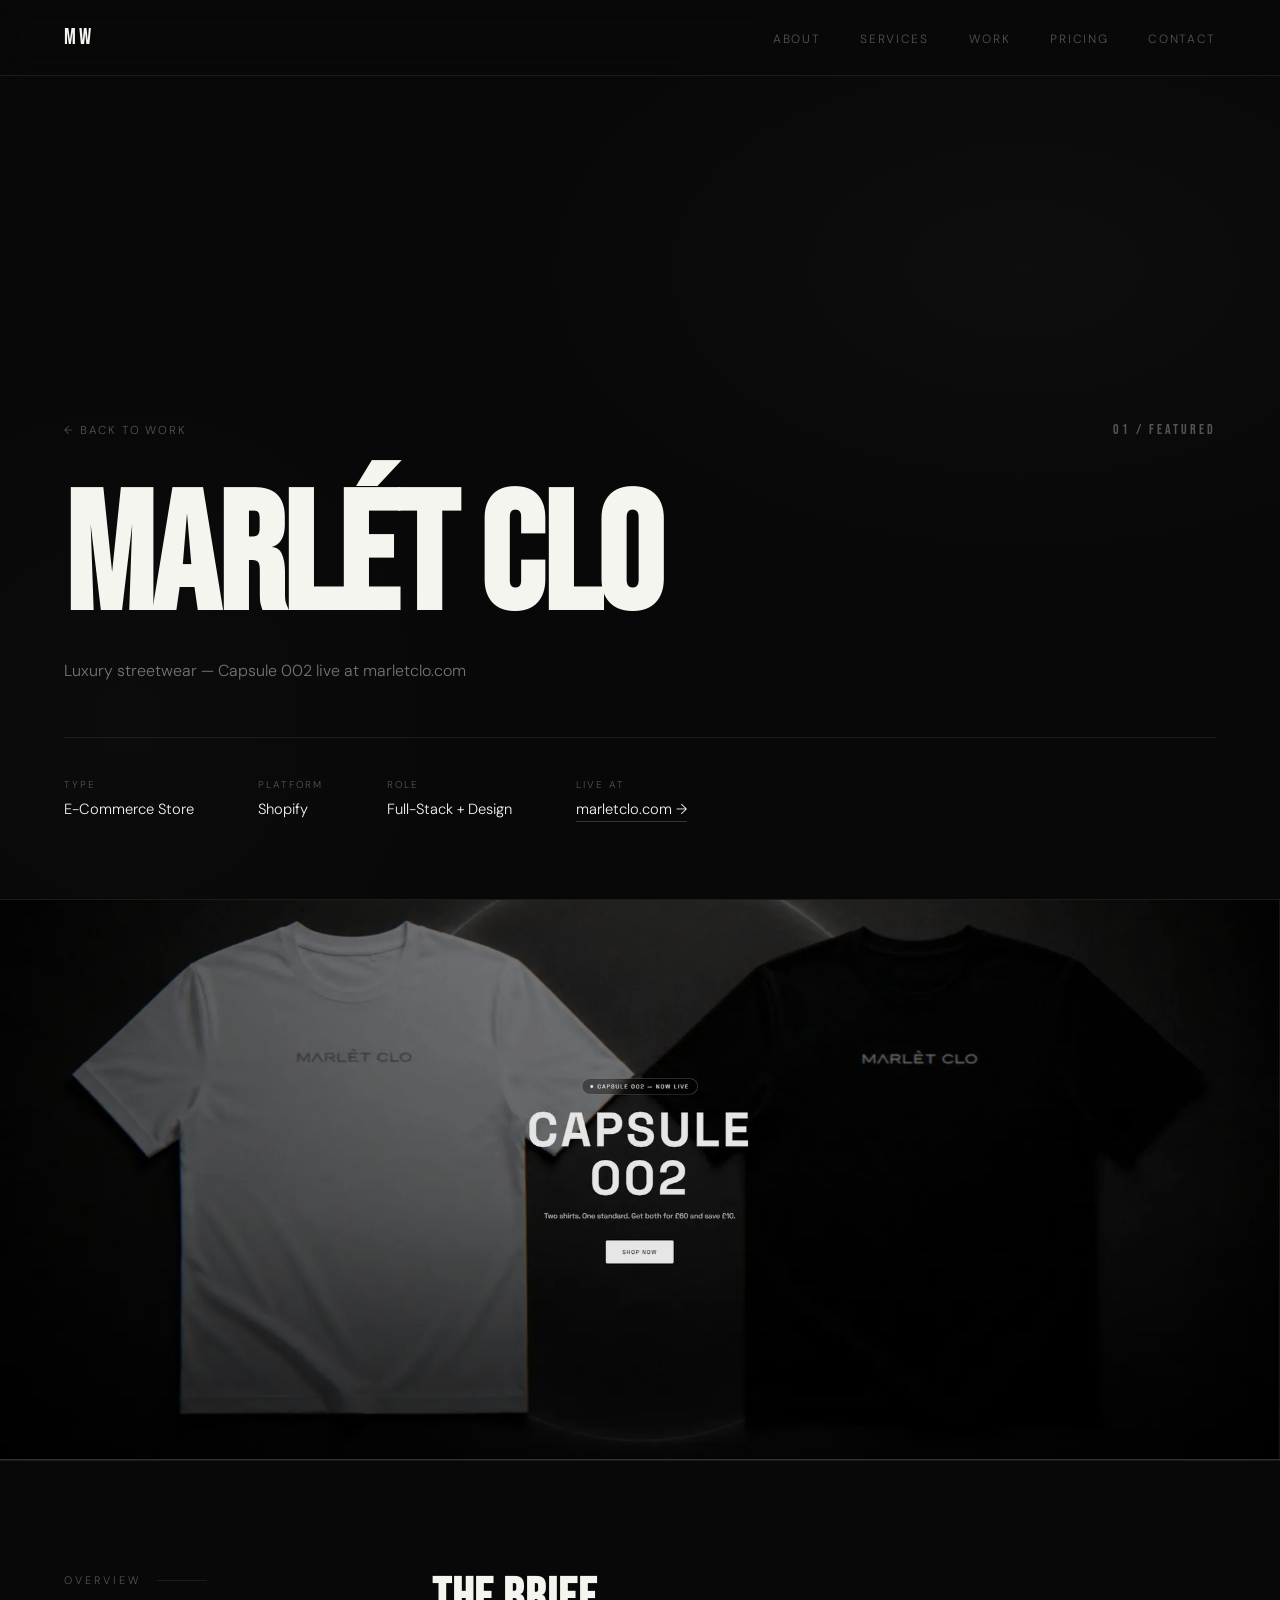
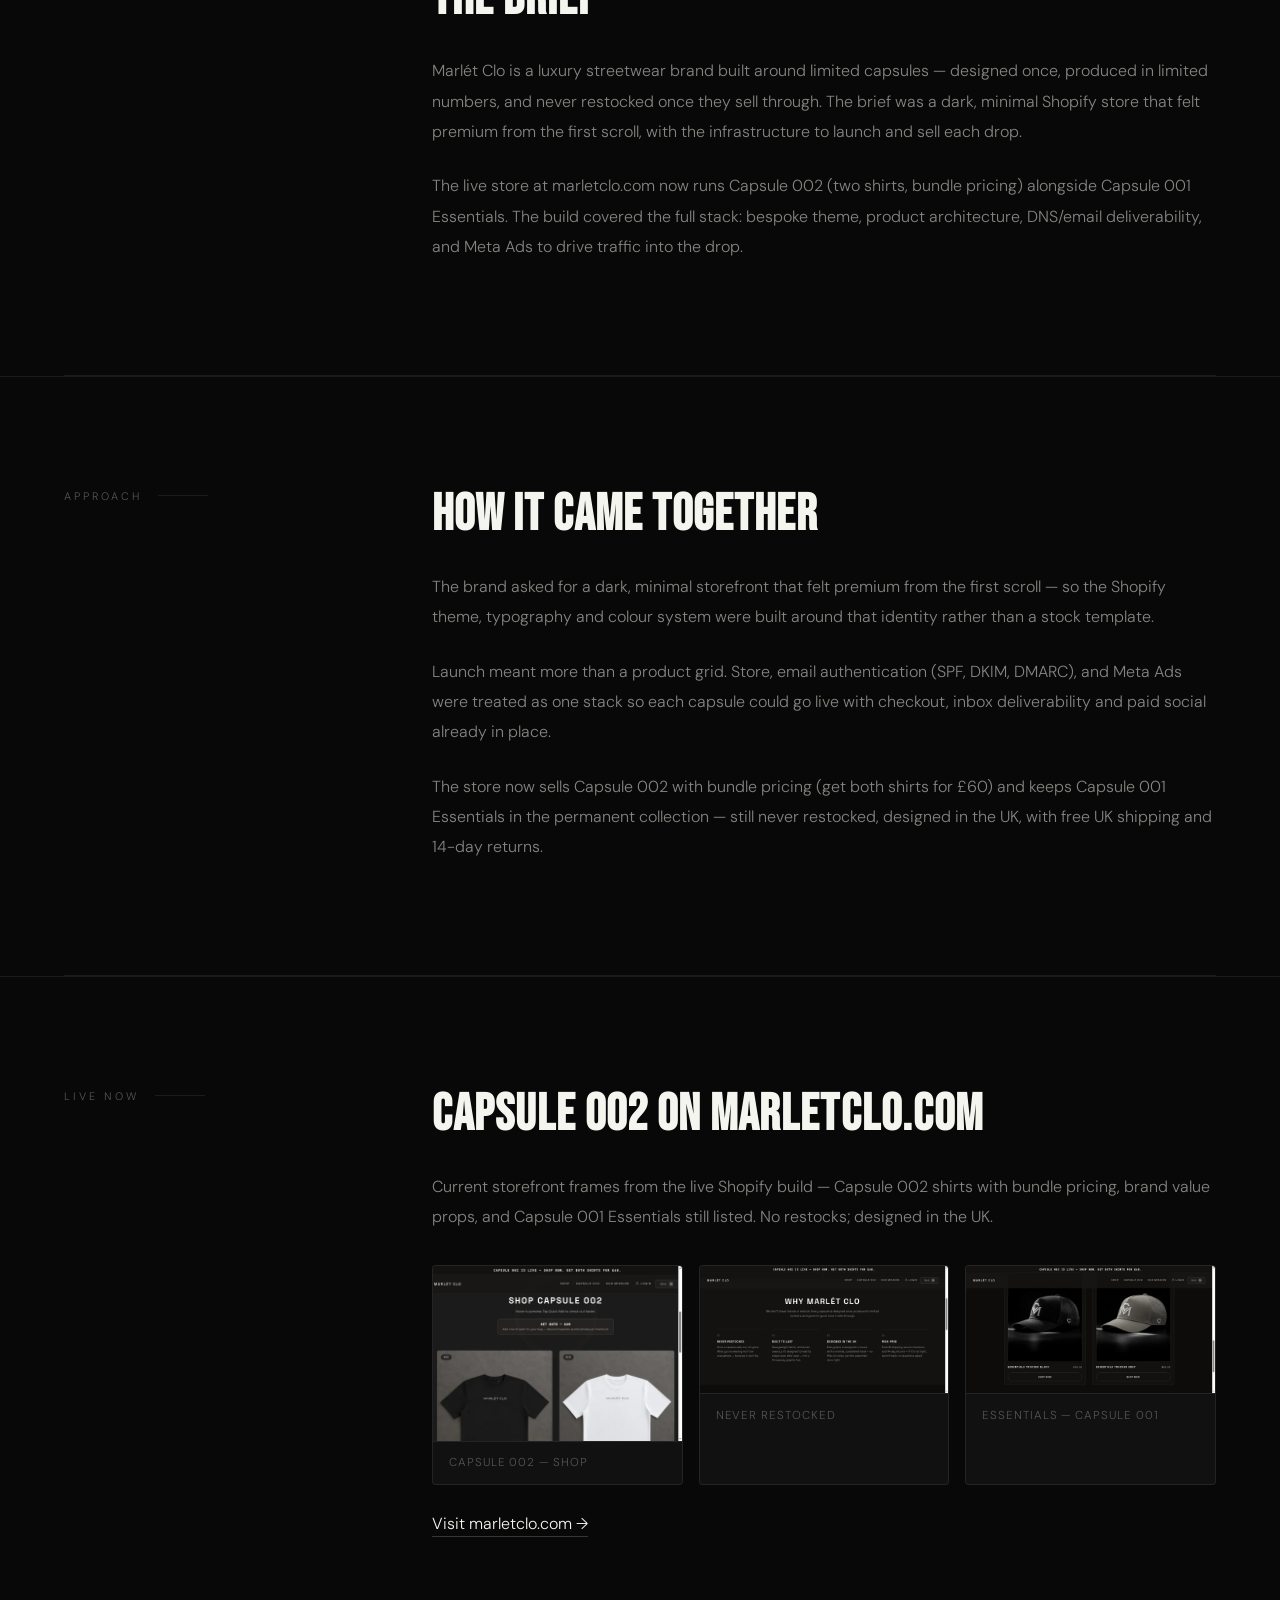
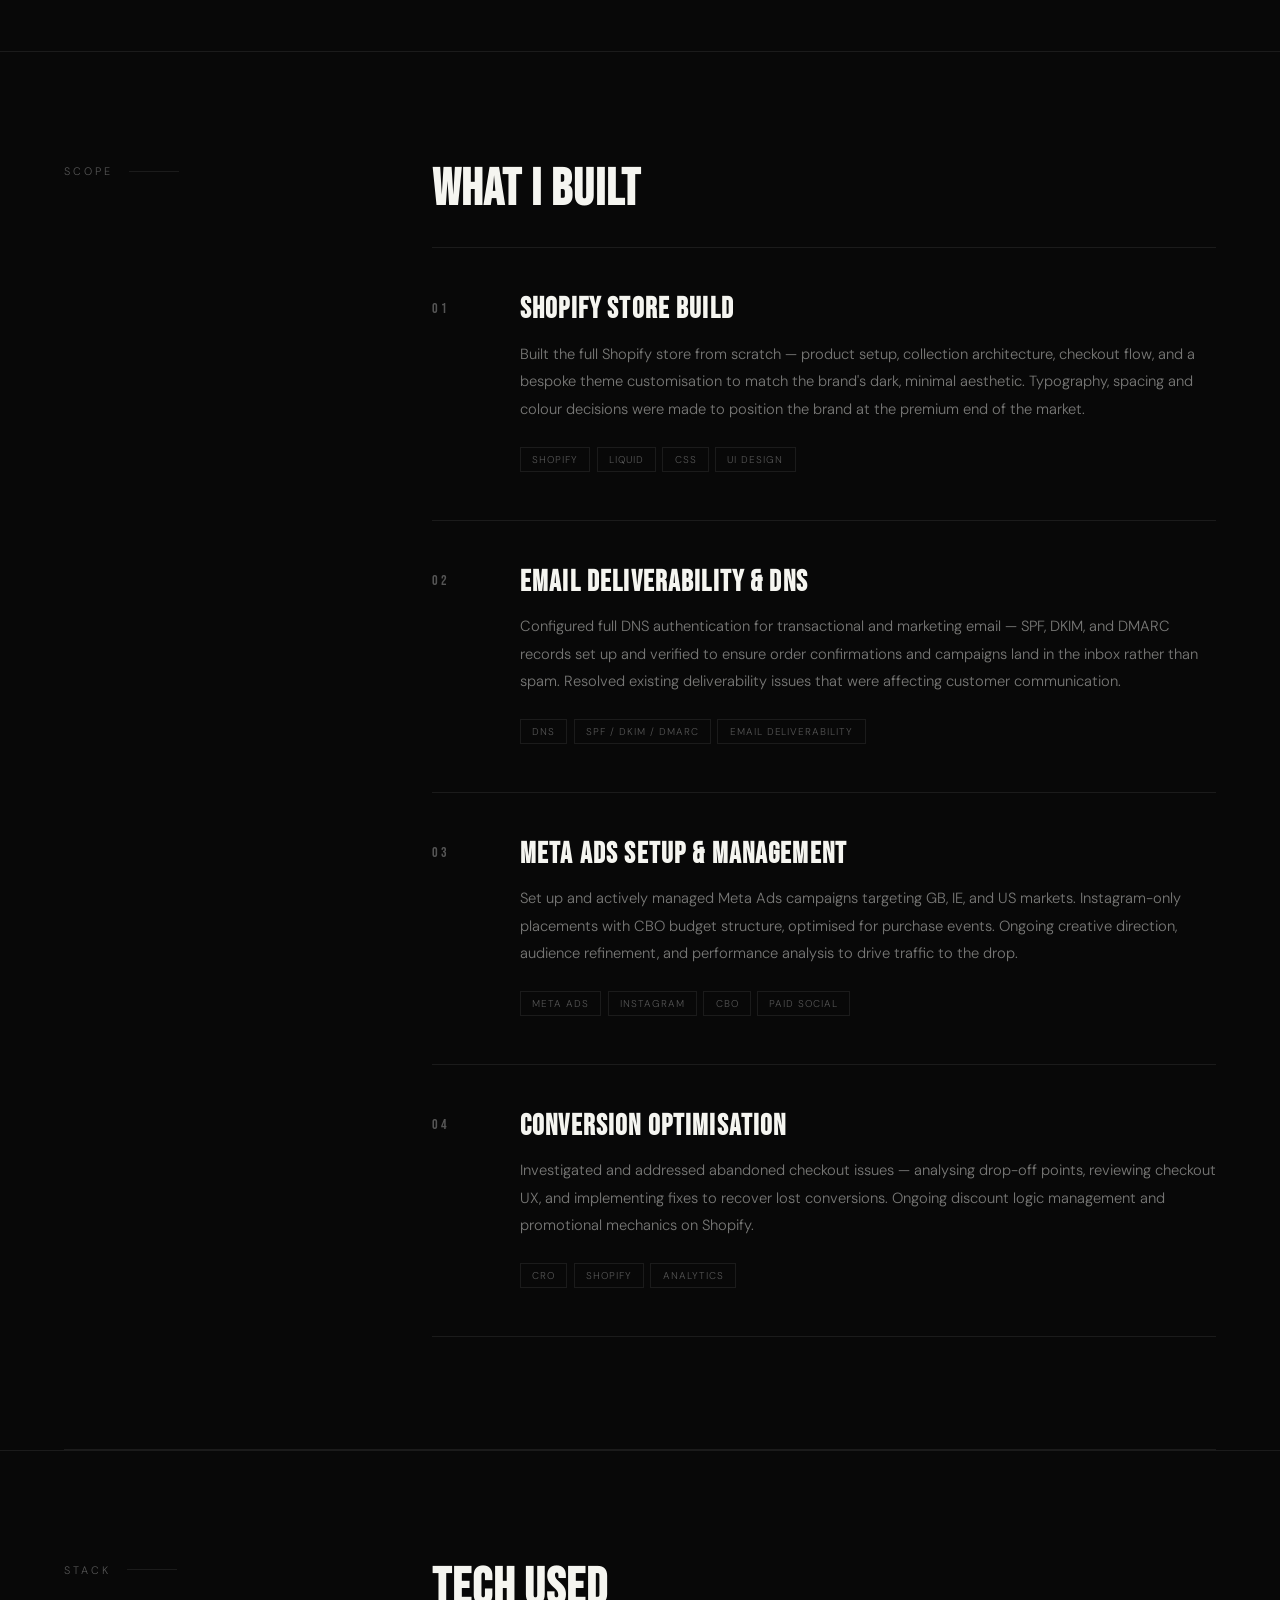
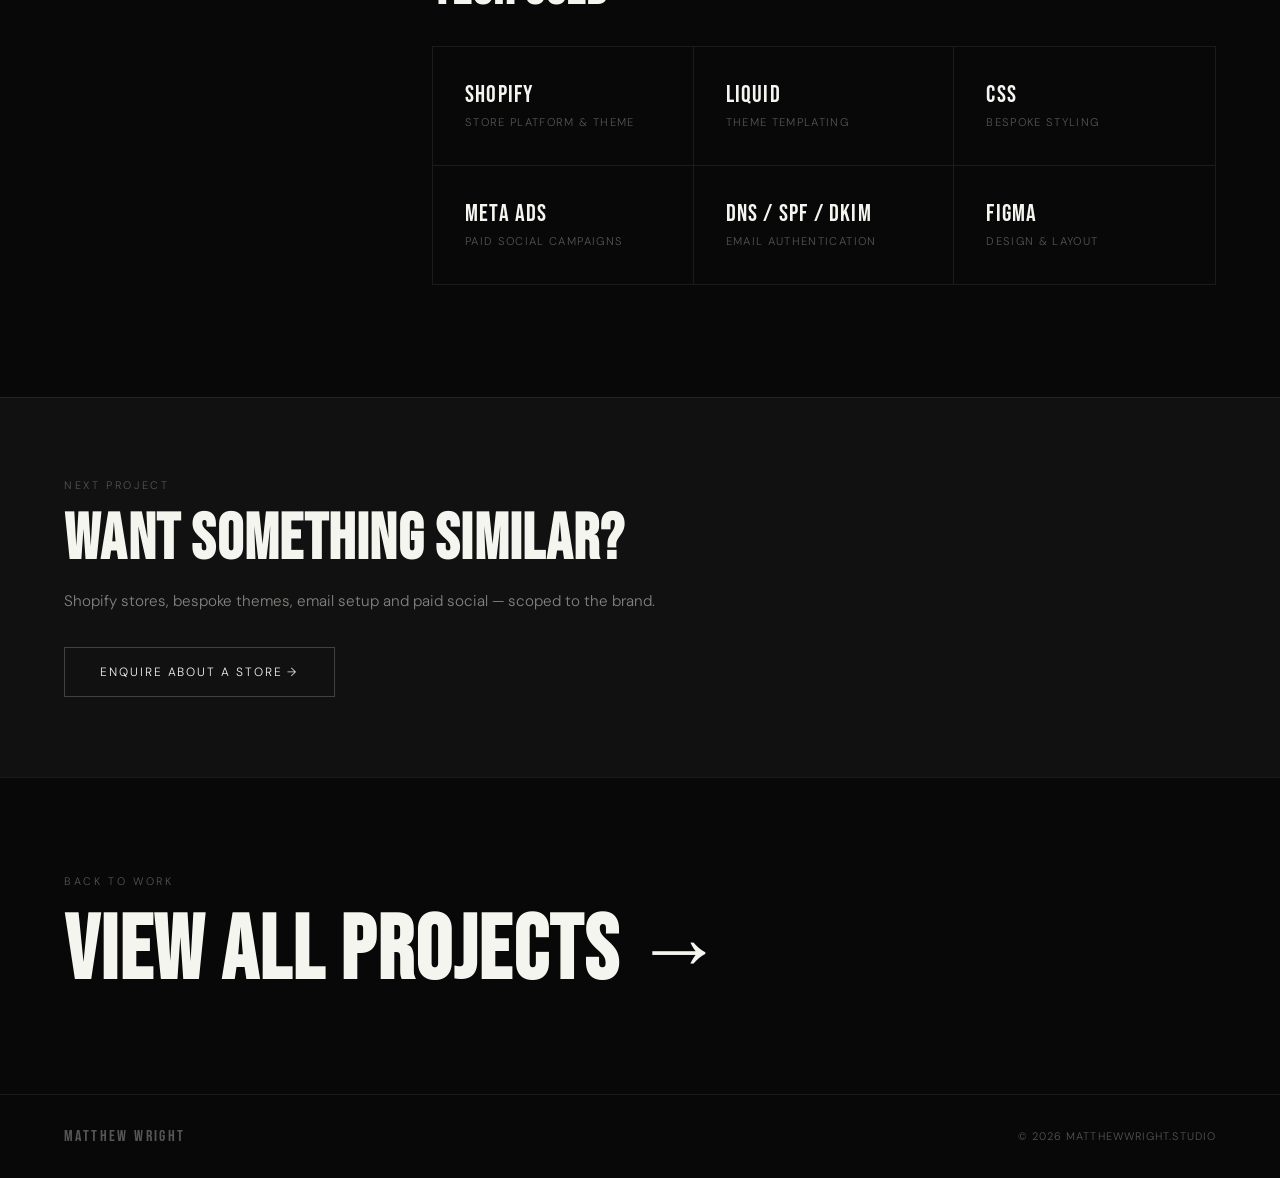
<file: marlet-clo.html>
<!DOCTYPE html>
<html lang="en-GB">
<head>
  <meta charset="UTF-8" />
  <meta name="viewport" content="width=device-width, initial-scale=1.0" />
  <meta name="theme-color" content="#080808" />
  <meta name="color-scheme" content="dark" />
  <meta name="robots" content="index,follow,max-image-preview:large" />
  <meta name="googlebot" content="index,follow,max-image-preview:large" />
  <meta name="author" content="Matthew Wright" />
  <meta name="geo.region" content="GB-ENG" />
  <meta name="geo.placename" content="Midlands, United Kingdom" />
  <meta name="ICBM" content="52.4862, -1.8904" />
  <meta name="language" content="en-GB" />
  <link rel="canonical" href="https://matthewwright.studio/marlet-clo.html" />
  <link rel="alternate" hreflang="en-GB" href="https://matthewwright.studio/marlet-clo.html" />
  <link rel="alternate" hreflang="x-default" href="https://matthewwright.studio/marlet-clo.html" />
  <meta name="description" content="Shopify store for Marlét Clo — Capsule 002 live at marletclo.com. Bespoke theme, limited drops, DNS/email and Meta Ads. Case study by Matthew Wright, Midlands UK." />
  <title>Marlét Clo Capsule 002 — Shopify Case Study | Matthew Wright</title>
  <meta property="og:type" content="article" />
  <meta property="og:site_name" content="Matthew Wright Studio" />
  <meta property="og:locale" content="en_GB" />
  <meta property="og:title" content="Marlét Clo Capsule 002 — Shopify Case Study | Matthew Wright" />
  <meta property="og:description" content="Shopify store build for luxury streetwear brand Marlét Clo — bespoke theme, DNS/email deliverability, Meta Ads setup. Case study by Matthew Wright, Midlands UK." />
  <meta property="og:url" content="https://matthewwright.studio/marlet-clo.html" />
  <meta property="og:image" content="https://matthewwright.studio/marlet-clo.jpg" />
  <meta property="og:image:alt" content="Marlét Clo Shopify store by Matthew Wright" />
  <meta name="twitter:card" content="summary_large_image" />
  <meta name="twitter:title" content="Marlét Clo Shopify Case Study | Matthew Wright" />
  <meta name="twitter:description" content="Shopify store build for luxury streetwear brand Marlét Clo — bespoke theme, DNS/email deliverability, Meta Ads setup. Case study by Matthew Wright, Midlands UK." />
  <meta name="twitter:image" content="https://matthewwright.studio/marlet-clo.jpg" />
  <link rel="icon" href="/favicon.svg" type="image/svg+xml" />
  <link rel="apple-touch-icon" href="/favicon.svg" />
  <link rel="manifest" href="/site.webmanifest" />
  <link rel="preconnect" href="https://fonts.googleapis.com" />
  <link rel="preconnect" href="https://fonts.gstatic.com" crossorigin />
  <link href="https://fonts.googleapis.com/css2?family=Bebas+Neue&family=DM+Sans:ital,opsz,wght@0,9..40,300;0,9..40,400;0,9..40,500;1,9..40,300&display=swap" rel="stylesheet" />
  <link rel="stylesheet" href="style.css" />
  <style>
    /* =====================
       CASE STUDY OVERRIDES
    ===================== */
    .cs-hero {
      min-height: 100vh;
      display: flex !important;
      flex-direction: column !important;
      justify-content: flex-end !important;
      padding: 8rem 4rem 5rem !important;
      position: relative;
      overflow: hidden;
      border-bottom: 1px solid var(--border);
      background: var(--black);
    }

    .cs-hero-inner {
      position: relative;
      z-index: 1;
      width: 100%;
    }

    .cs-back-row {
      display: flex !important;
      justify-content: space-between;
      align-items: center;
      margin-bottom: 3rem;
    }

    .cs-back {
      font-size: 0.72rem;
      letter-spacing: 0.16em;
      text-transform: uppercase;
      color: var(--muted);
      transition: color 0.2s;
    }

    .cs-back:hover { color: var(--white); }

    .cs-index {
      font-family: var(--font-display);
      font-size: 0.85rem;
      letter-spacing: 0.22em;
      color: var(--muted);
    }

    .cs-title {
      font-family: var(--font-display) !important;
      font-size: clamp(5rem, 13vw, 11rem) !important;
      line-height: 0.9 !important;
      letter-spacing: -0.01em !important;
      color: var(--white) !important;
      margin-bottom: 1.5rem !important;
      animation: fadeUp 0.8s ease 0.15s both;
      display: block !important;
    }

    .cs-subtitle {
      font-size: 1rem;
      color: rgba(245, 245, 240, 0.45);
      font-weight: 300;
      margin-bottom: 3.5rem;
      animation: fadeUp 0.8s ease 0.3s both;
      display: block !important;
    }

    .cs-meta-row {
      display: flex !important;
      gap: 4rem;
      flex-wrap: wrap;
      padding-top: 2.5rem;
      border-top: 1px solid var(--border);
      animation: fadeUp 0.8s ease 0.45s both;
    }

    .cs-meta {
      display: flex !important;
      flex-direction: column !important;
      gap: 0.5rem;
    }

    .cs-meta-label {
      font-size: 0.62rem;
      letter-spacing: 0.2em;
      text-transform: uppercase;
      color: var(--muted);
    }

    .cs-meta-val {
      font-size: 0.92rem;
      color: var(--white);
    }

    .cs-meta-link {
      color: var(--white);
      border-bottom: 1px solid rgba(255,255,255,0.18);
      padding-bottom: 0.15rem;
      transition: border-color 0.2s;
    }

    .cs-meta-link:hover { border-color: var(--white); }

    /* HERO IMAGE */
    .cs-hero-img {
      width: 100%;
      aspect-ratio: 16 / 7;
      overflow: hidden;
      background: var(--mid);
      border-bottom: 1px solid var(--border);
    }

    .cs-hero-img img {
      width: 100%;
      height: 100%;
      object-fit: cover;
      filter: grayscale(10%) brightness(0.9);
    }

    /* SECTIONS */
    .cs-section {
      padding: 7rem 4rem !important;
      border-top: 1px solid var(--border);
    }

    .cs-section-inner {
      display: grid !important;
      grid-template-columns: 240px 1fr !important;
      gap: 8rem !important;
      align-items: start;
    }

    .cs-label-col .section-label {
      margin-bottom: 0 !important;
      position: sticky;
      top: 7rem;
    }

    .cs-content-col { min-width: 0; }

    .cs-heading {
      font-family: var(--font-display) !important;
      font-size: clamp(2.5rem, 4vw, 3.8rem) !important;
      letter-spacing: 0.02em;
      color: var(--white) !important;
      line-height: 1;
      margin-bottom: 2rem !important;
      display: block !important;
    }

    .cs-body {
      font-size: 1rem;
      line-height: 1.9;
      color: rgba(245, 245, 240, 0.52);
      margin-bottom: 1.5rem;
      display: block !important;
    }

    /* WORK LIST */
    .cs-work-list {
      display: flex !important;
      flex-direction: column !important;
      margin-top: 0.5rem;
    }

    .cs-work-item {
      display: grid !important;
      grid-template-columns: 56px 1fr !important;
      gap: 2rem !important;
      padding: 3rem 0;
      border-bottom: 1px solid var(--border);
    }

    .cs-work-item:first-child {
      border-top: 1px solid var(--border);
    }

    .cs-work-num {
      font-family: var(--font-display);
      font-size: 0.9rem;
      letter-spacing: 0.18em;
      color: var(--muted);
      padding-top: 0.2rem;
    }

    .cs-work-body { min-width: 0; }

    .cs-work-title {
      font-family: var(--font-display) !important;
      font-size: 1.8rem !important;
      letter-spacing: 0.04em;
      color: var(--white) !important;
      margin-bottom: 1rem !important;
      line-height: 1;
      display: block !important;
    }

    .cs-work-desc {
      font-size: 0.92rem;
      line-height: 1.85;
      color: rgba(245, 245, 240, 0.48);
      margin-bottom: 1.5rem;
      display: block !important;
    }

    .cs-work-tags {
      display: flex !important;
      flex-wrap: wrap;
      gap: 0.4rem;
    }

    /* STACK GRID */
    .cs-stack-grid {
      display: grid !important;
      grid-template-columns: repeat(3, 1fr) !important;
      border: 1px solid var(--border);
      margin-top: 0.5rem;
    }

    .cs-stack-item {
      padding: 2.25rem 2rem;
      border-right: 1px solid var(--border);
      border-bottom: 1px solid var(--border);
      display: flex !important;
      flex-direction: column !important;
      gap: 0.5rem;
    }

    .cs-stack-item:nth-child(3n) { border-right: none; }
    .cs-stack-item:nth-last-child(-n+3) { border-bottom: none; }

    .cs-stack-name {
      font-family: var(--font-display);
      font-size: 1.5rem;
      letter-spacing: 0.05em;
      color: var(--white);
      line-height: 1;
      display: block !important;
    }

    .cs-stack-role {
      font-size: 0.7rem;
      letter-spacing: 0.12em;
      text-transform: uppercase;
      color: var(--muted);
    }

    /* DIVIDER */
    .cs-divider {
      height: 1px;
      background: var(--border);
      margin: 0 4rem;
    }

    /* BACK / NEXT */
    .cs-next {
      padding: 6rem 4rem !important;
      border-top: 1px solid var(--border);
      display: block !important;
    }

    .cs-next-inner {
      display: block;
      transition: opacity 0.2s;
    }

    .cs-next-inner:hover { opacity: 0.65; }

    .cs-next-label {
      font-size: 0.68rem;
      letter-spacing: 0.24em;
      text-transform: uppercase;
      color: var(--muted);
      margin-bottom: 1.25rem;
      display: block !important;
    }

    .cs-next-heading {
      font-family: var(--font-display) !important;
      font-size: clamp(3rem, 7vw, 6rem) !important;
      letter-spacing: 0.02em;
      color: var(--white) !important;
      line-height: 1;
      display: block !important;
    }


    .cs-hero-img picture {
      display: block;
      width: 100%;
      height: 100%;
    }

    .cs-cta-strip {
      padding: 5rem 4rem !important;
      border-top: 1px solid var(--border);
      background: var(--grey);
    }

    .cs-cta-inner {
      max-width: 640px;
    }

    .cs-cta-label {
      font-size: 0.68rem;
      letter-spacing: 0.24em;
      text-transform: uppercase;
      color: var(--muted);
      margin-bottom: 1rem;
    }

    .cs-cta-heading {
      font-family: var(--font-display) !important;
      font-size: clamp(2.4rem, 5vw, 4rem) !important;
      letter-spacing: 0.02em;
      color: var(--white) !important;
      line-height: 1;
      margin-bottom: 1rem !important;
    }

    .cs-cta-body {
      font-size: 0.95rem;
      line-height: 1.8;
      color: rgba(245, 245, 240, 0.5);
      margin-bottom: 2rem;
    }

    @media (max-width: 900px) {
      .cs-cta-strip { padding: 4rem 2rem !important; }
    }

    @media (max-width: 480px) {
      .cs-cta-strip { padding: 3.5rem 1.5rem !important; }
    }

    /* RESPONSIVE */
    @media (max-width: 900px) {
      .cs-hero { padding: 7rem 2rem 4rem !important; }
      .cs-meta-row { gap: 2rem; }
      .cs-section { padding: 5rem 2rem !important; }
      .cs-section-inner {
        grid-template-columns: 1fr !important;
        gap: 2.5rem !important;
      }
      .cs-label-col .section-label { position: static; }
      .cs-divider { margin: 0 2rem; }
      .cs-stack-grid { grid-template-columns: repeat(2, 1fr) !important; }
      .cs-stack-item:nth-child(3n) { border-right: 1px solid var(--border); }
      .cs-stack-item:nth-child(2n) { border-right: none; }
      .cs-stack-item:nth-last-child(-n+3) { border-bottom: 1px solid var(--border); }
      .cs-stack-item:nth-last-child(-n+2) { border-bottom: none; }
      .cs-next { padding: 4rem 2rem !important; }
      .cs-work-item {
        grid-template-columns: 36px 1fr !important;
        gap: 1.5rem !important;
      }
      .cs-hero-img { aspect-ratio: 4 / 3; }
    }

    @media (max-width: 480px) {
      .cs-hero { padding: 6rem 1.5rem 3.5rem !important; }
      .cs-section { padding: 4rem 1.5rem !important; }
      .cs-divider { margin: 0 1.5rem; }
      .cs-next { padding: 3.5rem 1.5rem !important; }
      .cs-stack-grid { grid-template-columns: 1fr !important; }
      .cs-stack-item { border-right: none !important; border-bottom: 1px solid var(--border) !important; }
      .cs-stack-item:last-child { border-bottom: none !important; }
      .cs-meta-row { gap: 1.5rem; }
    }

    .cs-live-grid {
      display: grid;
      grid-template-columns: repeat(3, 1fr);
      gap: 1rem;
      margin-top: 2rem;
    }
    .cs-live-card {
      border: 1px solid var(--border);
      border-radius: 4px;
      overflow: hidden;
      background: var(--grey);
    }
    .cs-live-card picture,
    .cs-live-card img {
      display: block;
      width: 100%;
      height: auto;
    }
    .cs-live-cap {
      font-size: 0.72rem;
      letter-spacing: 0.08em;
      text-transform: uppercase;
      color: var(--muted);
      padding: 0.85rem 1rem;
      border-top: 1px solid var(--border);
    }
    @media (max-width: 900px) {
      .cs-live-grid { grid-template-columns: 1fr; }
    }

  </style>
  <script type="application/ld+json">
{
  "@context": "https://schema.org",
  "@graph": [
    {
      "@type": [
        "Person",
        "ProfessionalService"
      ],
      "@id": "https://matthewwright.studio/#person",
      "name": "Matthew Wright",
      "url": "https://matthewwright.studio/",
      "image": "https://matthewwright.studio/marlet-clo.jpg",
      "email": "matthewwright.studio@gmail.com",
      "telephone": "+447455840231",
      "jobTitle": "Full-Stack Developer & UI Designer",
      "description": "Full-stack developer and UI designer based in the Midlands, UK. Custom websites, Shopify and WooCommerce stores, and UI design.",
      "areaServed": [
        {
          "@type": "AdministrativeArea",
          "name": "Midlands"
        },
        {
          "@type": "Country",
          "name": "United Kingdom"
        }
      ],
      "address": {
        "@type": "PostalAddress",
        "addressRegion": "West Midlands",
        "addressCountry": "GB"
      },
      "sameAs": [
        "https://matthewwright.studio/",
        "https://www.instagram.com/matthewwright.studio/",
        "https://github.com/m27w"
      ],
      "knowsAbout": [
        "Web design",
        "Shopify",
        "WooCommerce",
        "UI design",
        "Full-stack development"
      ],
      "priceRange": "£400–£2,800",
      "hasOfferCatalog": {
        "@type": "OfferCatalog",
        "name": "Website and e-commerce packages",
        "itemListElement": [
          {
            "@type": "Offer",
            "name": "Starter website",
            "price": "400",
            "priceCurrency": "GBP",
            "url": "https://matthewwright.studio/services.html"
          },
          {
            "@type": "Offer",
            "name": "Pro website",
            "price": "700",
            "priceCurrency": "GBP",
            "url": "https://matthewwright.studio/services.html"
          },
          {
            "@type": "Offer",
            "name": "Premium website",
            "price": "1400",
            "priceCurrency": "GBP",
            "url": "https://matthewwright.studio/services.html"
          },
          {
            "@type": "Offer",
            "name": "Shopify Starter",
            "price": "600",
            "priceCurrency": "GBP",
            "url": "https://matthewwright.studio/services.html"
          }
        ]
      }
    },
    {
      "@type": "WebSite",
      "@id": "https://matthewwright.studio/#website",
      "url": "https://matthewwright.studio/",
      "name": "Matthew Wright Studio",
      "inLanguage": "en-GB",
      "publisher": {
        "@id": "https://matthewwright.studio/#person"
      }
    }
  ]
}
  </script>
  <script type="application/ld+json">
{
  "@context": "https://schema.org",
  "@type": "CreativeWork",
  "name": "Marlét Clo — Capsule 002 Shopify store",
  "url": "https://matthewwright.studio/marlet-clo.html",
  "creator": {
    "@id": "https://matthewwright.studio/#person"
  },
  "about": "Luxury streetwear Shopify store — Capsule 002 live, limited drops, never restocked",
  "image": "https://matthewwright.studio/marlet-clo.jpg"
}
  </script>
  <!-- Google tag (gtag.js) -->
  <script async src="https://www.googletagmanager.com/gtag/js?id=G-S1R56M439S"></script>
  <script>
    window.dataLayer = window.dataLayer || [];
    function gtag(){dataLayer.push(arguments);}
    gtag('js', new Date());
    gtag('config', 'G-S1R56M439S');
  </script>
</head>
<body>

  <!-- NAV -->
  <nav id="nav">
    <a href="index.html" class="nav-logo">MW</a>
    <ul class="nav-links">
      <li><a href="index.html#about">About</a></li>
      <li><a href="services.html">Services</a></li>
      <li><a href="index.html#projects">Work</a></li>
      <li><a href="services.html#website-builds">Pricing</a></li>
      <li><a href="index.html#contact">Contact</a></li>
    </ul>
    <button class="nav-burger" aria-label="Toggle menu" onclick="toggleMenu()">
      <span></span><span></span><span></span>
    </button>
  </nav>

  <!-- MOBILE MENU -->
  <div class="mobile-menu" id="mobileMenu">
    <ul>
      <li><a href="index.html#about" onclick="toggleMenu()">About</a></li>
      <li><a href="services.html" onclick="toggleMenu()">Services</a></li>
      <li><a href="index.html#projects" onclick="toggleMenu()">Work</a></li>
      <li><a href="services.html#website-builds" onclick="toggleMenu()">Pricing</a></li>
      <li><a href="index.html#contact" onclick="toggleMenu()">Contact</a></li>
    </ul>
  </div>

  <!-- HERO -->
  <div class="cs-hero">
    <div class="hero-bg"></div>
    <div class="cs-hero-inner">
      <div class="cs-back-row">
        <a href="index.html#projects" class="cs-back">← Back to Work</a>
        <span class="cs-index">01 / Featured</span>
      </div>
      <h1 class="cs-title">Marlét Clo</h1>
      <p class="cs-subtitle">Luxury streetwear — Capsule 002 live at marletclo.com</p>
      <div class="cs-meta-row">
        <div class="cs-meta">
          <span class="cs-meta-label">Type</span>
          <span class="cs-meta-val">E-Commerce Store</span>
        </div>
        <div class="cs-meta">
          <span class="cs-meta-label">Platform</span>
          <span class="cs-meta-val">Shopify</span>
        </div>
        <div class="cs-meta">
          <span class="cs-meta-label">Role</span>
          <span class="cs-meta-val">Full-Stack + Design</span>
        </div>
        <div class="cs-meta">
          <span class="cs-meta-label">Live At</span>
          <span class="cs-meta-val">
            <a href="https://marletclo.com" target="_blank" rel="noopener noreferrer" class="cs-meta-link">marletclo.com →</a>
          </span>
        </div>
      </div>
    </div>
  </div>

  <!-- HERO IMAGE -->
  <div class="cs-hero-img">
    <picture>
      <source srcset="marlet-clo.webp" type="image/webp" />
      <img
        src="marlet-clo.jpg"
        alt="Marlét Clo Capsule 002 — live Shopify storefront"
        width="1920"
        height="1015"
        decoding="async"
      />
    </picture>
  </div>

  <!-- OVERVIEW -->
  <div class="cs-section">
    <div class="cs-section-inner">
      <div class="cs-label-col">
        <p class="section-label">Overview</p>
      </div>
      <div class="cs-content-col">
        <h2 class="cs-heading">The Brief</h2>
        <p class="cs-body">Marlét Clo is a luxury streetwear brand built around limited capsules — designed once, produced in limited numbers, and never restocked once they sell through. The brief was a dark, minimal Shopify store that felt premium from the first scroll, with the infrastructure to launch and sell each drop.</p>
        <p class="cs-body">The live store at marletclo.com now runs Capsule 002 (two shirts, bundle pricing) alongside Capsule 001 Essentials. The build covered the full stack: bespoke theme, product architecture, DNS/email deliverability, and Meta Ads to drive traffic into the drop.</p>
      </div>
    </div>
  </div>


  <div class="cs-divider"></div>

  <!-- APPROACH -->
  <div class="cs-section">
    <div class="cs-section-inner">
      <div class="cs-label-col">
        <p class="section-label">Approach</p>
      </div>
      <div class="cs-content-col">
        <h2 class="cs-heading">How It Came Together</h2>
        <p class="cs-body">The brand asked for a dark, minimal storefront that felt premium from the first scroll — so the Shopify theme, typography and colour system were built around that identity rather than a stock template.</p>
        <p class="cs-body">Launch meant more than a product grid. Store, email authentication (SPF, DKIM, DMARC), and Meta Ads were treated as one stack so each capsule could go live with checkout, inbox deliverability and paid social already in place.</p>
        <p class="cs-body">The store now sells Capsule 002 with bundle pricing (get both shirts for £60) and keeps Capsule 001 Essentials in the permanent collection — still never restocked, designed in the UK, with free UK shipping and 14-day returns.</p>
      </div>
    </div>
  </div>


  <div class="cs-divider"></div>

  <!-- LIVE STORE -->
  <div class="cs-section">
    <div class="cs-section-inner">
      <div class="cs-label-col">
        <p class="section-label">Live now</p>
      </div>
      <div class="cs-content-col">
        <h2 class="cs-heading">Capsule 002 on marletclo.com</h2>
        <p class="cs-body">Current storefront frames from the live Shopify build — Capsule 002 shirts with bundle pricing, brand value props, and Capsule 001 Essentials still listed. No restocks; designed in the UK.</p>
        <div class="cs-live-grid">
          <figure class="cs-live-card">
            <picture>
              <source srcset="marlet-live-capsule.webp" type="image/webp" />
              <img src="marlet-live-capsule.jpg" alt="Capsule 002 products on the live Marlét Clo Shopify store" width="1024" height="720" loading="lazy" decoding="async" />
            </picture>
            <figcaption class="cs-live-cap">Capsule 002 — shop</figcaption>
          </figure>
          <figure class="cs-live-card">
            <picture>
              <source srcset="marlet-live-value.webp" type="image/webp" />
              <img src="marlet-live-value.jpg" alt="Marlét Clo value props — Never Restocked, Built To Last, Designed In The UK" width="1280" height="656" loading="lazy" decoding="async" />
            </picture>
            <figcaption class="cs-live-cap">Never restocked</figcaption>
          </figure>
          <figure class="cs-live-card">
            <picture>
              <source srcset="marlet-live-essentials.webp" type="image/webp" />
              <img src="marlet-live-essentials.jpg" alt="Capsule 001 Essentials — permanent collection on marletclo.com" width="1280" height="656" loading="lazy" decoding="async" />
            </picture>
            <figcaption class="cs-live-cap">Essentials — Capsule 001</figcaption>
          </figure>
        </div>
        <p class="cs-body" style="margin-top:1.5rem"><a href="https://marletclo.com" target="_blank" rel="noopener noreferrer" class="cs-meta-link">Visit marletclo.com →</a></p>
      </div>
    </div>
  </div>

  <!-- SCOPE -->
  <div class="cs-section">
    <div class="cs-section-inner">
      <div class="cs-label-col">
        <p class="section-label">Scope</p>
      </div>
      <div class="cs-content-col">
        <h2 class="cs-heading">What I Built</h2>
        <div class="cs-work-list">

          <div class="cs-work-item">
            <div class="cs-work-num">01</div>
            <div class="cs-work-body">
              <h3 class="cs-work-title">Shopify Store Build</h3>
              <p class="cs-work-desc">Built the full Shopify store from scratch — product setup, collection architecture, checkout flow, and a bespoke theme customisation to match the brand's dark, minimal aesthetic. Typography, spacing and colour decisions were made to position the brand at the premium end of the market.</p>
              <div class="cs-work-tags">
                <span class="project-tag">Shopify</span>
                <span class="project-tag">Liquid</span>
                <span class="project-tag">CSS</span>
                <span class="project-tag">UI Design</span>
              </div>
            </div>
          </div>

          <div class="cs-work-item">
            <div class="cs-work-num">02</div>
            <div class="cs-work-body">
              <h3 class="cs-work-title">Email Deliverability & DNS</h3>
              <p class="cs-work-desc">Configured full DNS authentication for transactional and marketing email — SPF, DKIM, and DMARC records set up and verified to ensure order confirmations and campaigns land in the inbox rather than spam. Resolved existing deliverability issues that were affecting customer communication.</p>
              <div class="cs-work-tags">
                <span class="project-tag">DNS</span>
                <span class="project-tag">SPF / DKIM / DMARC</span>
                <span class="project-tag">Email Deliverability</span>
              </div>
            </div>
          </div>

          <div class="cs-work-item">
            <div class="cs-work-num">03</div>
            <div class="cs-work-body">
              <h3 class="cs-work-title">Meta Ads Setup & Management</h3>
              <p class="cs-work-desc">Set up and actively managed Meta Ads campaigns targeting GB, IE, and US markets. Instagram-only placements with CBO budget structure, optimised for purchase events. Ongoing creative direction, audience refinement, and performance analysis to drive traffic to the drop.</p>
              <div class="cs-work-tags">
                <span class="project-tag">Meta Ads</span>
                <span class="project-tag">Instagram</span>
                <span class="project-tag">CBO</span>
                <span class="project-tag">Paid Social</span>
              </div>
            </div>
          </div>

          <div class="cs-work-item">
            <div class="cs-work-num">04</div>
            <div class="cs-work-body">
              <h3 class="cs-work-title">Conversion Optimisation</h3>
              <p class="cs-work-desc">Investigated and addressed abandoned checkout issues — analysing drop-off points, reviewing checkout UX, and implementing fixes to recover lost conversions. Ongoing discount logic management and promotional mechanics on Shopify.</p>
              <div class="cs-work-tags">
                <span class="project-tag">CRO</span>
                <span class="project-tag">Shopify</span>
                <span class="project-tag">Analytics</span>
              </div>
            </div>
          </div>

        </div>
      </div>
    </div>
  </div>

  <div class="cs-divider"></div>

  <!-- STACK -->
  <div class="cs-section">
    <div class="cs-section-inner">
      <div class="cs-label-col">
        <p class="section-label">Stack</p>
      </div>
      <div class="cs-content-col">
        <h2 class="cs-heading">Tech Used</h2>
        <div class="cs-stack-grid">
          <div class="cs-stack-item">
            <span class="cs-stack-name">Shopify</span>
            <span class="cs-stack-role">Store platform & theme</span>
          </div>
          <div class="cs-stack-item">
            <span class="cs-stack-name">Liquid</span>
            <span class="cs-stack-role">Theme templating</span>
          </div>
          <div class="cs-stack-item">
            <span class="cs-stack-name">CSS</span>
            <span class="cs-stack-role">Bespoke styling</span>
          </div>
          <div class="cs-stack-item">
            <span class="cs-stack-name">Meta Ads</span>
            <span class="cs-stack-role">Paid social campaigns</span>
          </div>
          <div class="cs-stack-item">
            <span class="cs-stack-name">DNS / SPF / DKIM</span>
            <span class="cs-stack-role">Email authentication</span>
          </div>
          <div class="cs-stack-item">
            <span class="cs-stack-name">Figma</span>
            <span class="cs-stack-role">Design & layout</span>
          </div>
        </div>
      </div>
    </div>
  </div>


  <!-- CTA -->
  <div class="cs-cta-strip">
    <div class="cs-cta-inner">
      <p class="cs-cta-label">Next project</p>
      <h2 class="cs-cta-heading">Want something similar?</h2>
      <p class="cs-cta-body">Shopify stores, bespoke themes, email setup and paid social — scoped to the brand.</p>
      <a href="services.html#enquire" class="hero-cta">Enquire about a store →</a>
    </div>
  </div>

  <!-- BACK -->
  <div class="cs-next">
    <a href="index.html#projects" class="cs-next-inner">
      <p class="cs-next-label">Back to Work</p>
      <h2 class="cs-next-heading">View All Projects →</h2>
    </a>
  </div>

  <!-- FOOTER -->
  <footer>
    <span class="footer-logo">Matthew Wright</span>
    <span class="footer-copy">© 2026 matthewwright.studio</span>
  </footer>

  <script src="script.js"></script>
</body>
</html>
</file>
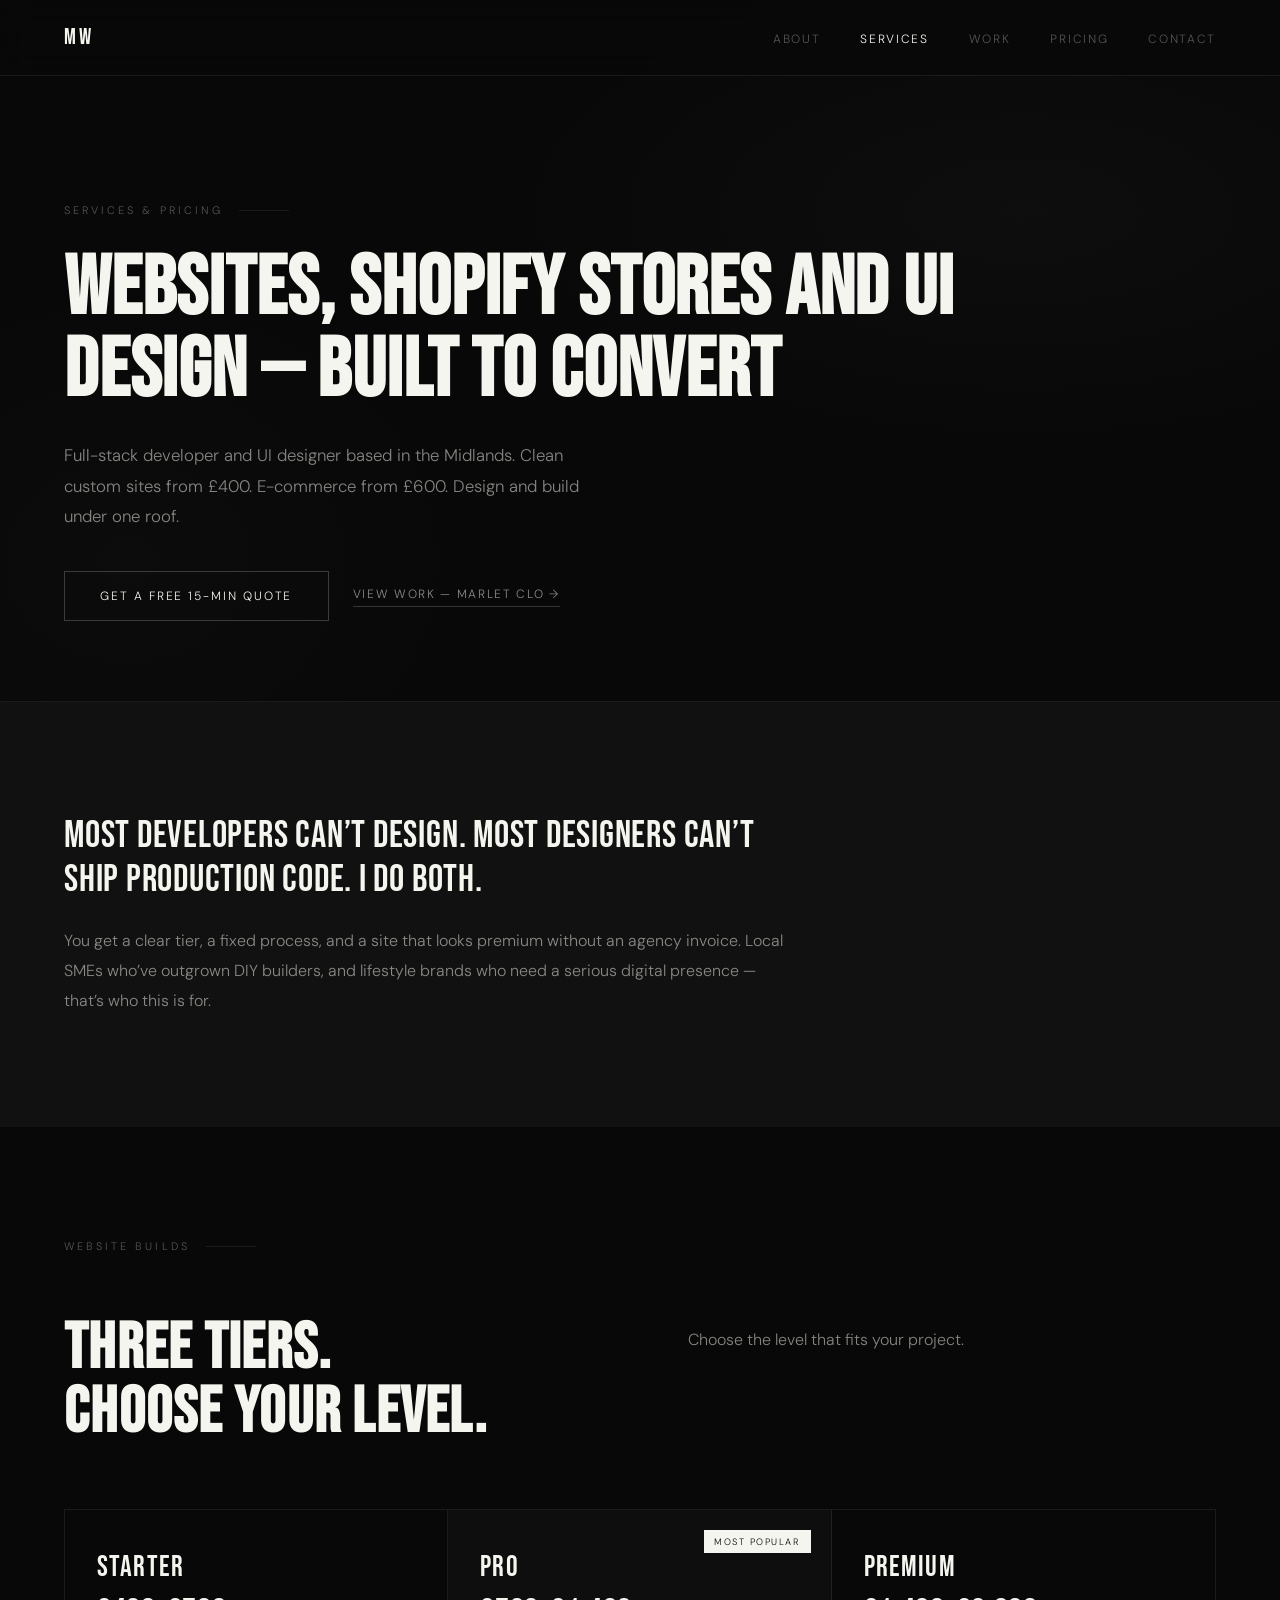
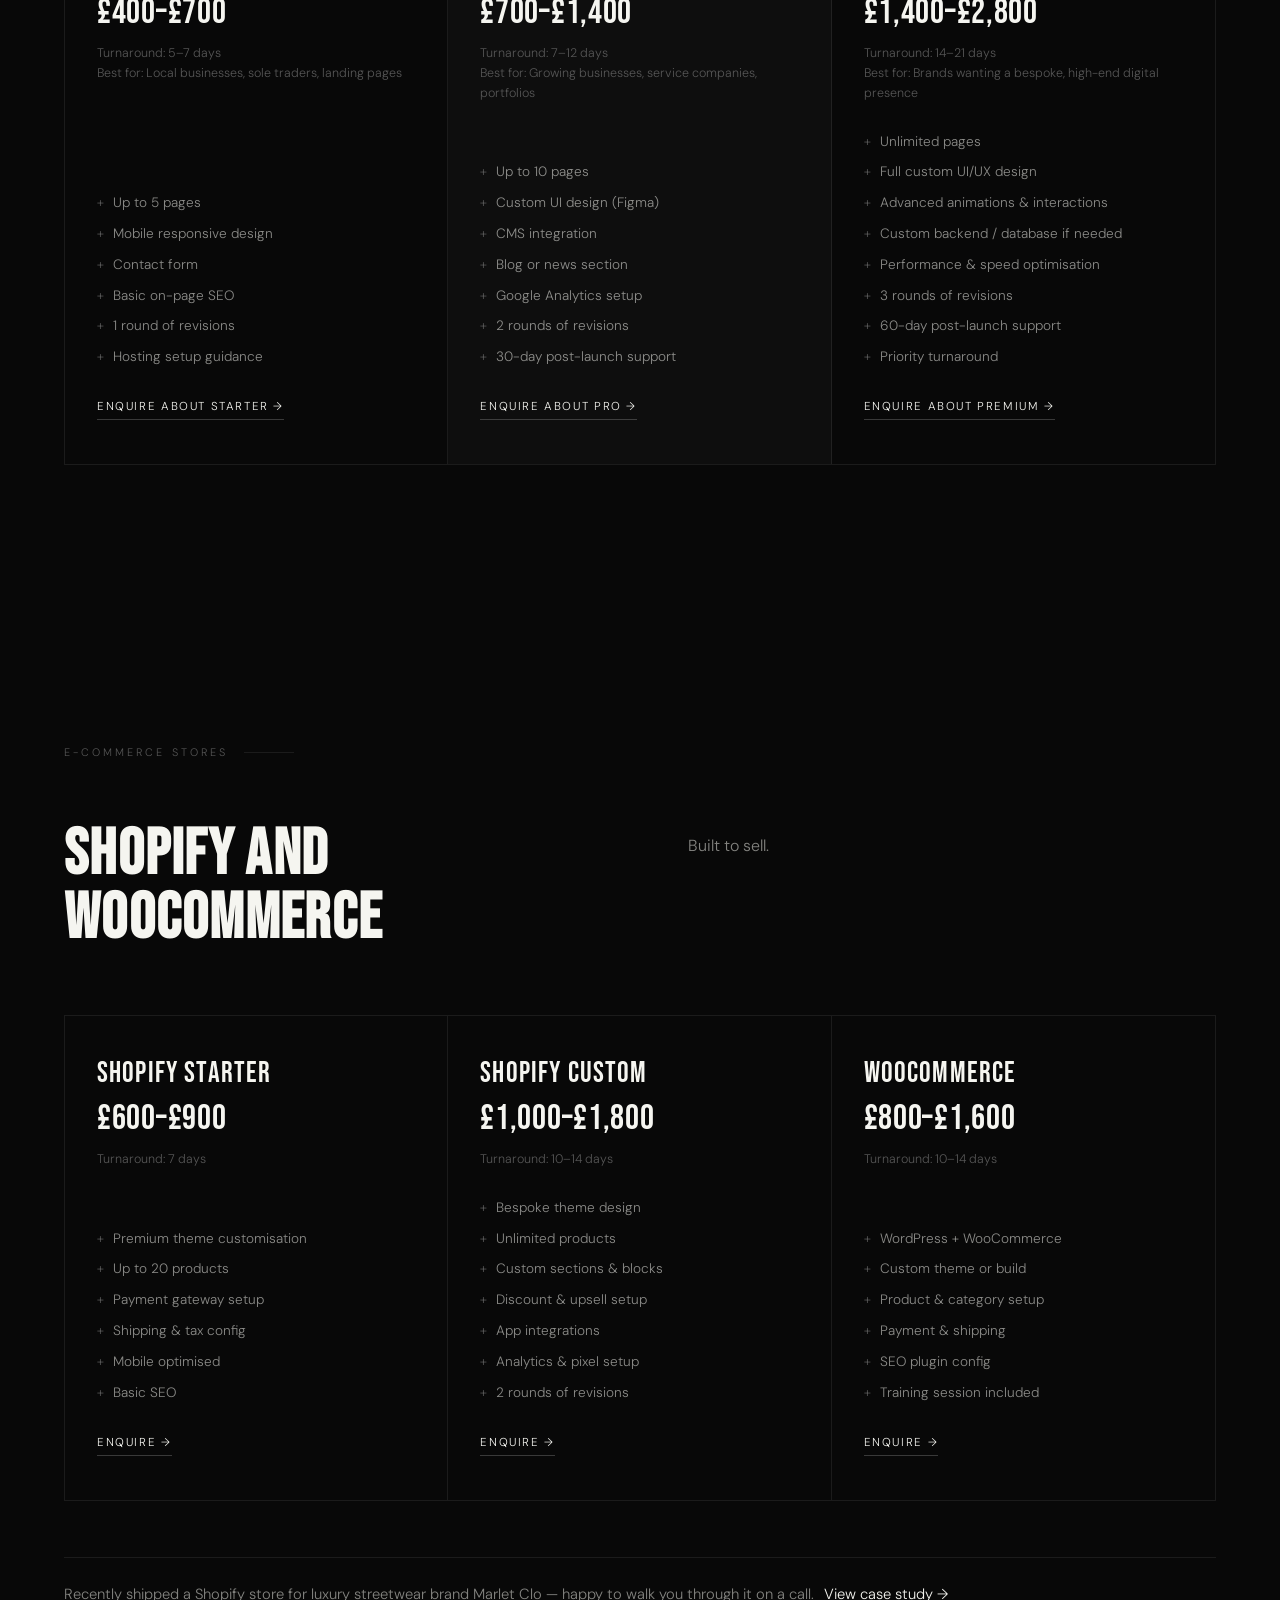
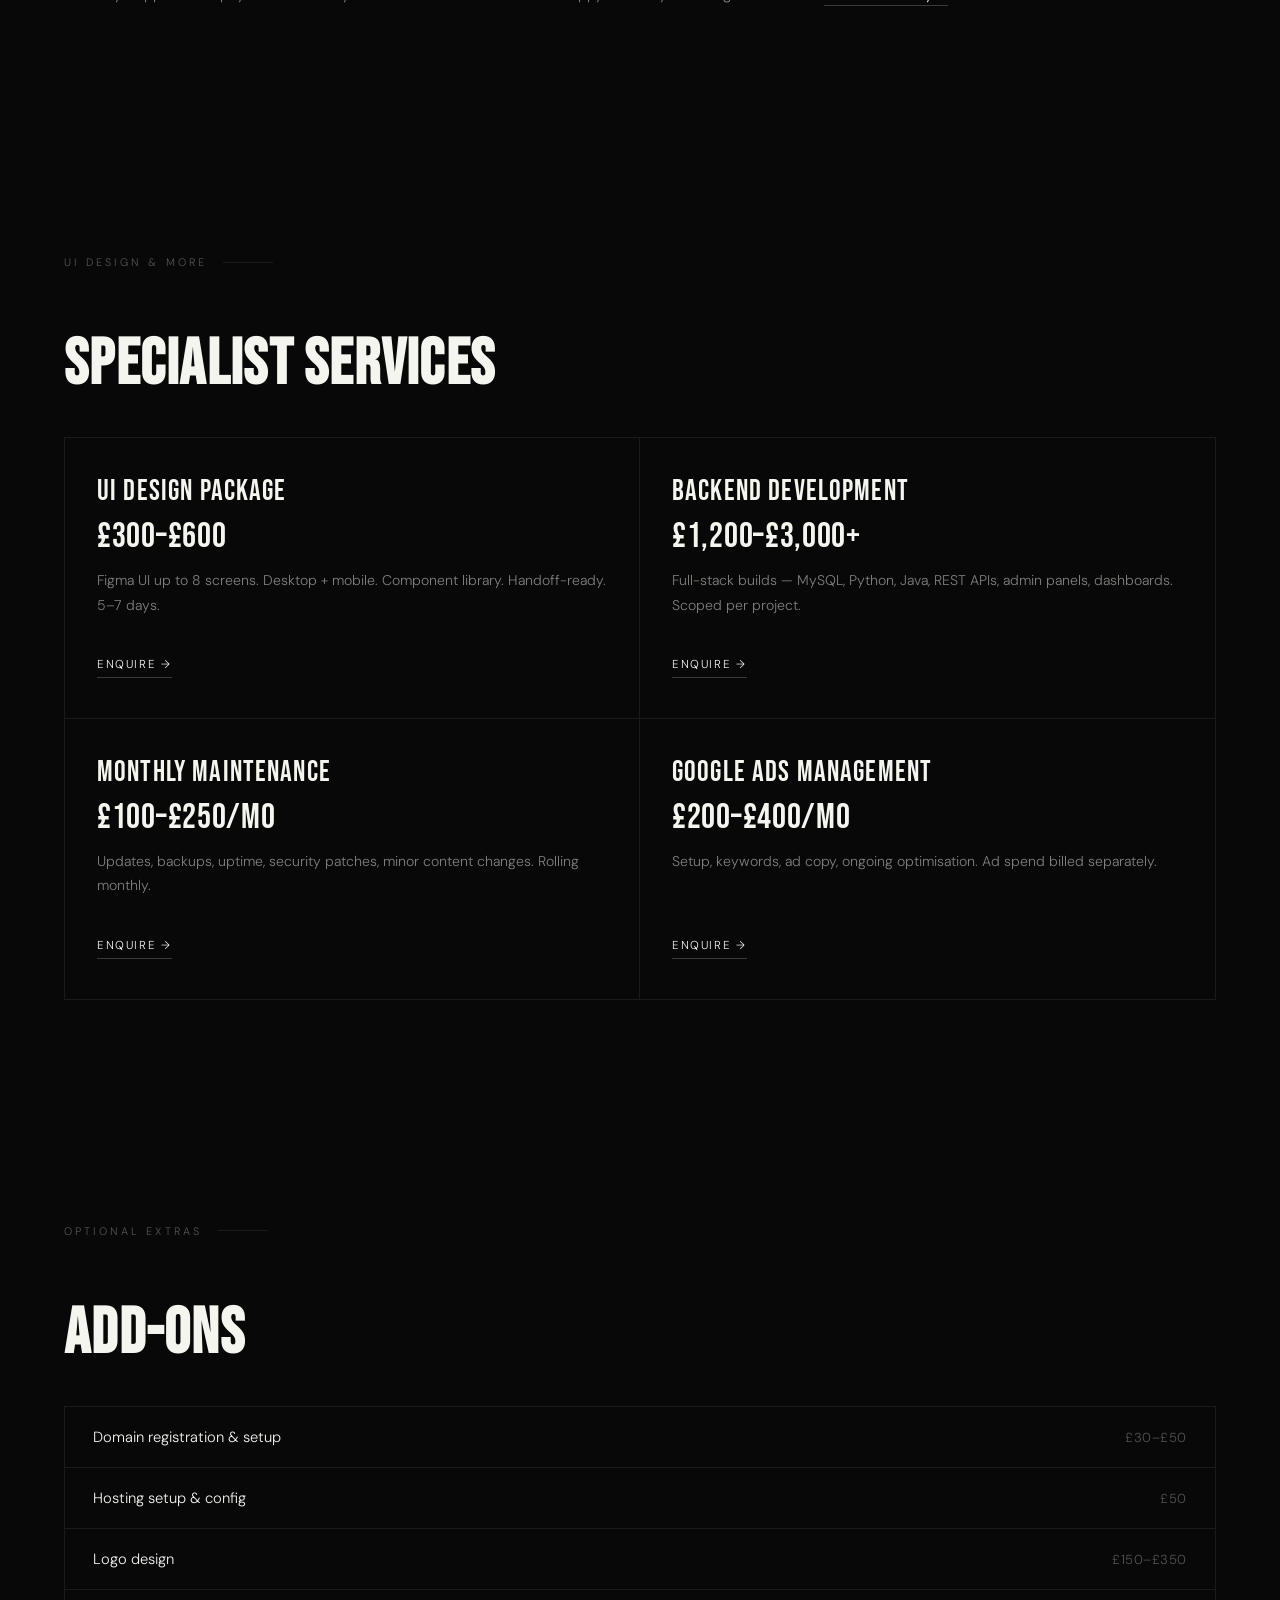
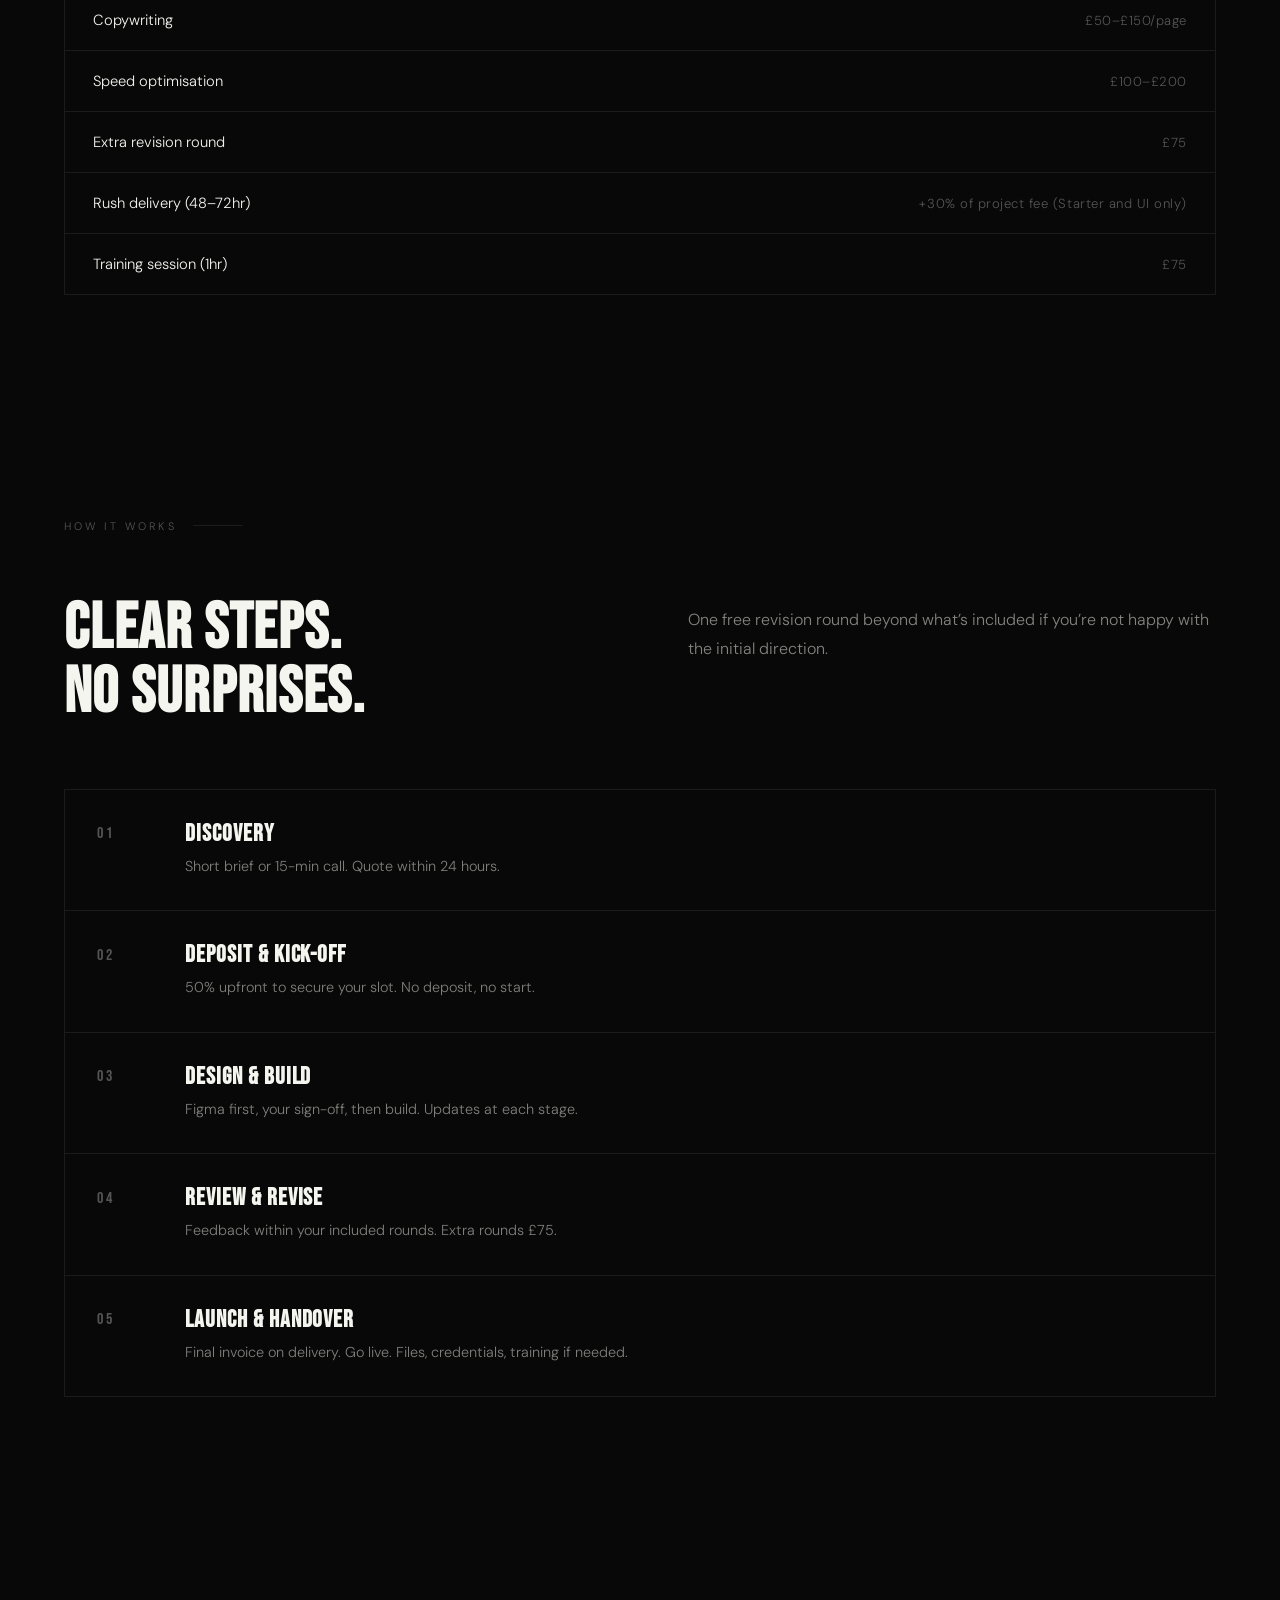
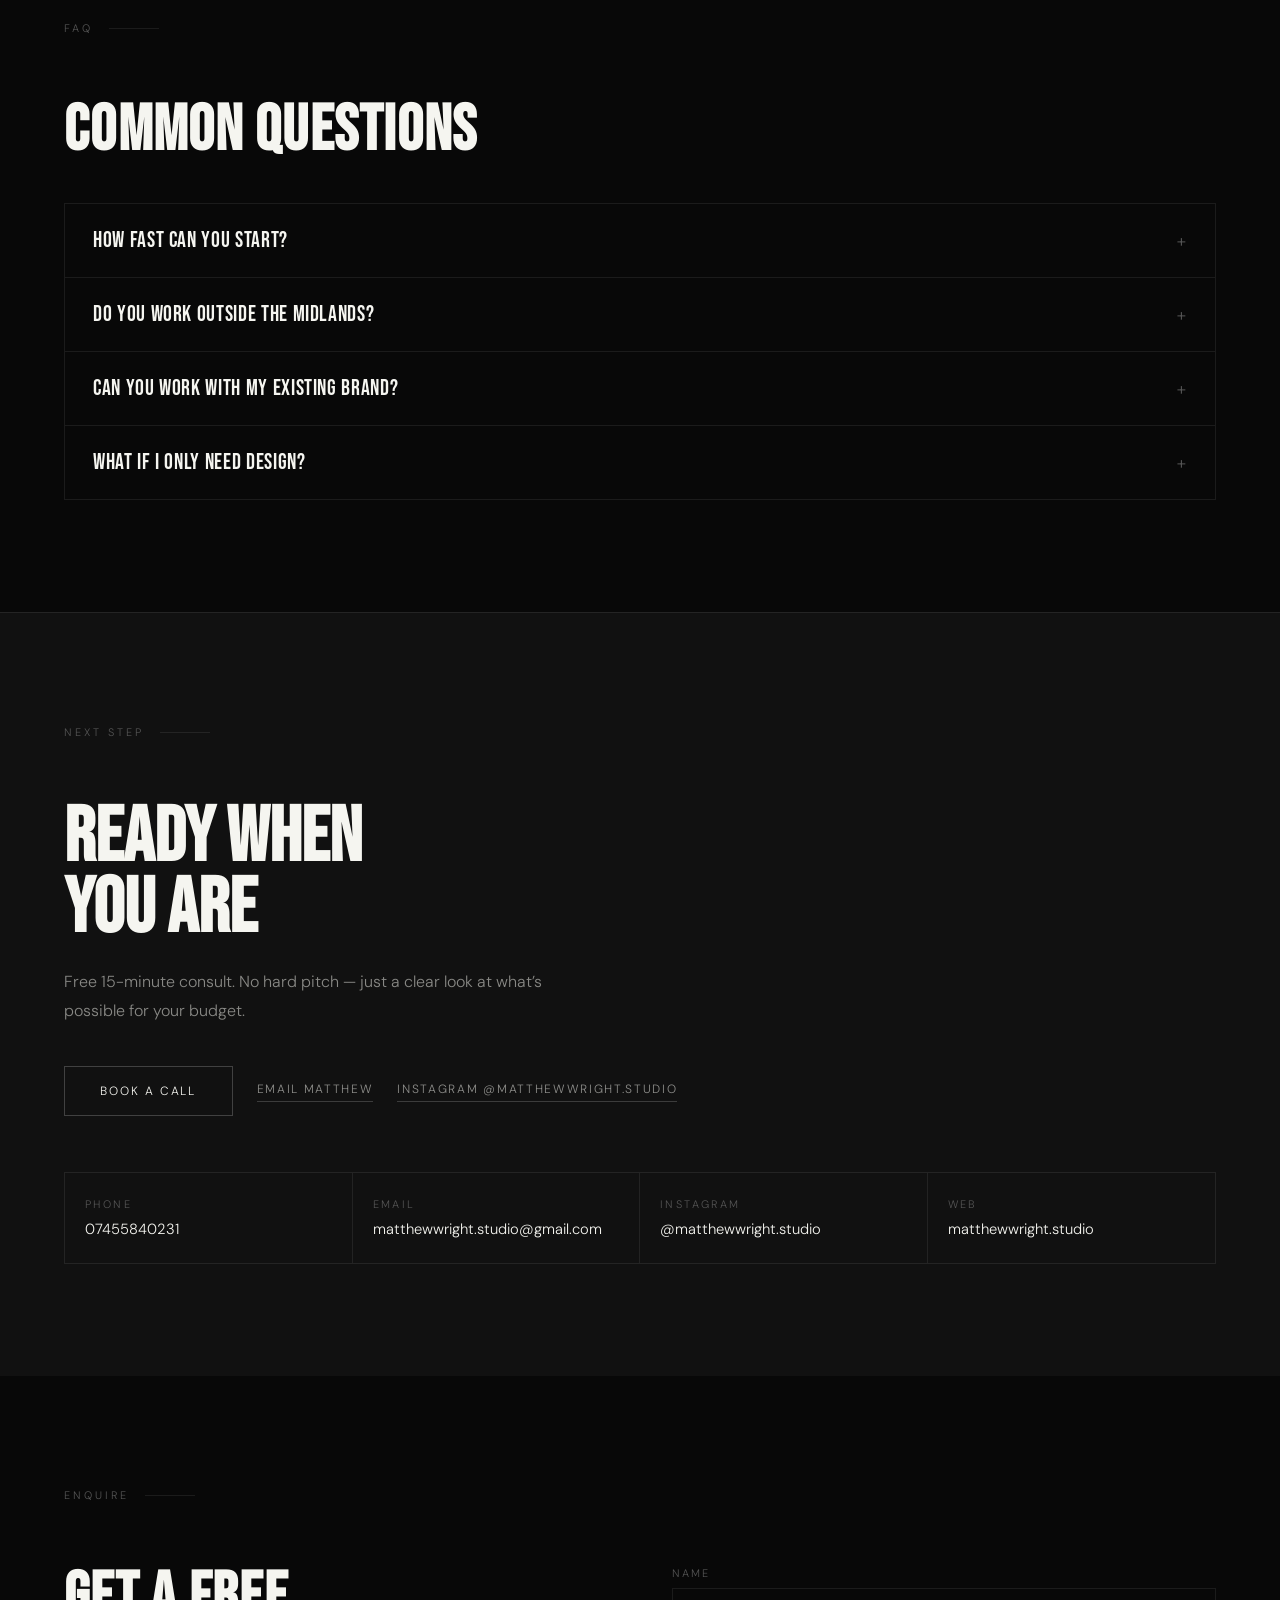
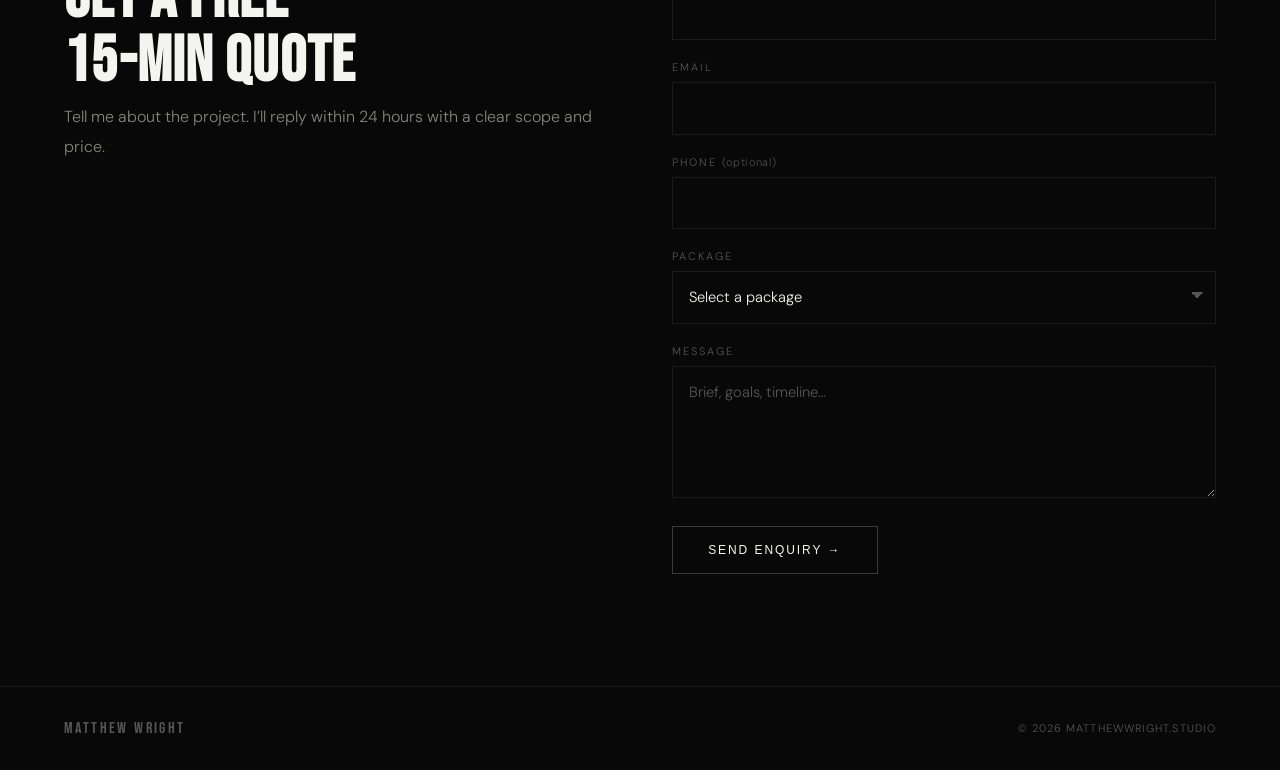
<file: services.html>
<!DOCTYPE html>
<html lang="en-GB">
<head>
  <meta charset="UTF-8" />
  <meta name="viewport" content="width=device-width, initial-scale=1.0" />
  <meta name="theme-color" content="#080808" />
  <meta name="color-scheme" content="dark" />
  <meta name="robots" content="index,follow,max-image-preview:large" />
  <meta name="googlebot" content="index,follow,max-image-preview:large" />
  <meta name="author" content="Matthew Wright" />
  <meta name="geo.region" content="GB-ENG" />
  <meta name="geo.placename" content="Midlands, United Kingdom" />
  <meta name="ICBM" content="52.4862, -1.8904" />
  <meta name="language" content="en-GB" />
  <link rel="canonical" href="https://matthewwright.studio/services.html" />
  <link rel="alternate" hreflang="en-GB" href="https://matthewwright.studio/services.html" />
  <link rel="alternate" hreflang="x-default" href="https://matthewwright.studio/services.html" />
  <meta name="description" content="Custom websites from £400, Shopify from £600. Full-stack developer & UI designer — Midlands, UK. Clear tiers, 50% deposit, quote in 24 hours." />
  <title>Services &amp; Pricing | Matthew Wright Studio</title>
  <meta property="og:type" content="website" />
  <meta property="og:site_name" content="Matthew Wright Studio" />
  <meta property="og:locale" content="en_GB" />
  <meta property="og:title" content="Services & Pricing | Matthew Wright Studio" />
  <meta property="og:description" content="Custom websites from £400, Shopify from £600. Full-stack developer & UI designer — Midlands, UK. Clear tiers, 50% deposit, quote in 24 hours." />
  <meta property="og:url" content="https://matthewwright.studio/services.html" />
  <meta property="og:image" content="https://matthewwright.studio/marlet-clo.jpg" />
  <meta property="og:image:alt" content="Marlét Clo Shopify store by Matthew Wright" />
  <meta name="twitter:card" content="summary_large_image" />
  <meta name="twitter:title" content="Services & Pricing | Matthew Wright Studio" />
  <meta name="twitter:description" content="Custom websites from £400, Shopify from £600. Full-stack developer & UI designer — Midlands, UK. Clear tiers, 50% deposit, quote in 24 hours." />
  <meta name="twitter:image" content="https://matthewwright.studio/marlet-clo.jpg" />
  <link rel="icon" href="/favicon.svg" type="image/svg+xml" />
  <link rel="apple-touch-icon" href="/favicon.svg" />
  <link rel="manifest" href="/site.webmanifest" />
  <link rel="preconnect" href="https://fonts.googleapis.com" />
  <link rel="preconnect" href="https://fonts.gstatic.com" crossorigin />
  <link href="https://fonts.googleapis.com/css2?family=Bebas+Neue&family=DM+Sans:ital,opsz,wght@0,9..40,300;0,9..40,400;0,9..40,500;1,9..40,300&display=swap" rel="stylesheet" />
  <link rel="stylesheet" href="style.css" />
  <script type="application/ld+json">
{
  "@context": "https://schema.org",
  "@graph": [
    {
      "@type": [
        "Person",
        "ProfessionalService"
      ],
      "@id": "https://matthewwright.studio/#person",
      "name": "Matthew Wright",
      "url": "https://matthewwright.studio/",
      "image": "https://matthewwright.studio/marlet-clo.jpg",
      "email": "matthewwright.studio@gmail.com",
      "telephone": "+447455840231",
      "jobTitle": "Full-Stack Developer & UI Designer",
      "description": "Full-stack developer and UI designer based in the Midlands, UK. Custom websites, Shopify and WooCommerce stores, and UI design.",
      "areaServed": [
        {
          "@type": "AdministrativeArea",
          "name": "Midlands"
        },
        {
          "@type": "Country",
          "name": "United Kingdom"
        }
      ],
      "address": {
        "@type": "PostalAddress",
        "addressRegion": "West Midlands",
        "addressCountry": "GB"
      },
      "sameAs": [
        "https://matthewwright.studio/",
        "https://www.instagram.com/matthewwright.studio/",
        "https://github.com/m27w"
      ],
      "knowsAbout": [
        "Web design",
        "Shopify",
        "WooCommerce",
        "UI design",
        "Full-stack development"
      ],
      "priceRange": "£400–£2,800",
      "hasOfferCatalog": {
        "@type": "OfferCatalog",
        "name": "Website and e-commerce packages",
        "itemListElement": [
          {
            "@type": "Offer",
            "name": "Starter website",
            "price": "400",
            "priceCurrency": "GBP",
            "url": "https://matthewwright.studio/services.html"
          },
          {
            "@type": "Offer",
            "name": "Pro website",
            "price": "700",
            "priceCurrency": "GBP",
            "url": "https://matthewwright.studio/services.html"
          },
          {
            "@type": "Offer",
            "name": "Premium website",
            "price": "1400",
            "priceCurrency": "GBP",
            "url": "https://matthewwright.studio/services.html"
          },
          {
            "@type": "Offer",
            "name": "Shopify Starter",
            "price": "600",
            "priceCurrency": "GBP",
            "url": "https://matthewwright.studio/services.html"
          }
        ]
      }
    },
    {
      "@type": "WebSite",
      "@id": "https://matthewwright.studio/#website",
      "url": "https://matthewwright.studio/",
      "name": "Matthew Wright Studio",
      "inLanguage": "en-GB",
      "publisher": {
        "@id": "https://matthewwright.studio/#person"
      }
    }
  ]
}
  </script>
  <script type="application/ld+json">
{
  "@context": "https://schema.org",
  "@type": "FAQPage",
  "mainEntity": [
    {
      "@type": "Question",
      "name": "How fast can you start?",
      "acceptedAnswer": {
        "@type": "Answer",
        "text": "Quote within 24 hours of a clear brief. Work begins when the 50% deposit clears."
      }
    },
    {
      "@type": "Question",
      "name": "Do you work outside the Midlands?",
      "acceptedAnswer": {
        "@type": "Answer",
        "text": "Yes — remote-first. Midlands is home base for local SMEs who want someone nearby."
      }
    },
    {
      "@type": "Question",
      "name": "Can you work with my existing brand?",
      "acceptedAnswer": {
        "@type": "Answer",
        "text": "Yes. Bring colours, fonts, logo and reference sites in the brief form."
      }
    },
    {
      "@type": "Question",
      "name": "What if I only need design?",
      "acceptedAnswer": {
        "@type": "Answer",
        "text": "UI Design Package from £300–£600. Often leads into a full build later."
      }
    }
  ]
}
  </script>
  <!-- Google tag (gtag.js) -->
  <script async src="https://www.googletagmanager.com/gtag/js?id=G-S1R56M439S"></script>
  <script>
    window.dataLayer = window.dataLayer || [];
    function gtag(){dataLayer.push(arguments);}
    gtag('js', new Date());
    gtag('config', 'G-S1R56M439S');
  </script>
</head>
<body>

  <!-- NAV -->
  <nav id="nav">
    <a href="index.html" class="nav-logo">MW</a>
    <ul class="nav-links">
      <li><a href="index.html#about">About</a></li>
      <li><a href="services.html" class="nav-active">Services</a></li>
      <li><a href="index.html#projects">Work</a></li>
      <li><a href="#website-builds">Pricing</a></li>
      <li><a href="#enquire">Contact</a></li>
    </ul>
    <button class="nav-burger" aria-label="Toggle menu" onclick="toggleMenu()">
      <span></span><span></span><span></span>
    </button>
  </nav>

  <!-- MOBILE MENU -->
  <div class="mobile-menu" id="mobileMenu">
    <ul>
      <li><a href="index.html#about" onclick="toggleMenu()">About</a></li>
      <li><a href="services.html" onclick="toggleMenu()">Services</a></li>
      <li><a href="index.html#projects" onclick="toggleMenu()">Work</a></li>
      <li><a href="#website-builds" onclick="toggleMenu()">Pricing</a></li>
      <li><a href="#enquire" onclick="toggleMenu()">Contact</a></li>
    </ul>
  </div>

  <!-- HERO -->
  <section class="svc-hero" id="hero">
    <div class="hero-bg"></div>
    <div class="svc-hero-content">
      <p class="section-label">Services &amp; pricing</p>
      <h1 class="svc-hero-title">Websites, Shopify stores and UI design — built to convert</h1>
      <p class="svc-hero-sub">Full-stack developer and UI designer based in the Midlands. Clean custom sites from £400. E-commerce from £600. Design and build under one roof.</p>
      <div class="svc-hero-ctas">
        <a href="#enquire" class="hero-cta">Get a free 15-min quote</a>
        <a href="marlet-clo.html" class="svc-cta-secondary">View work — Marlet Clo →</a>
      </div>
    </div>
  </section>

  <!-- INTRO -->
  <section class="svc-intro reveal" id="intro">
    <div class="svc-intro-inner">
      <p class="svc-intro-lead">Most developers can’t design. Most designers can’t ship production code. I do both.</p>
      <p class="svc-intro-body">You get a clear tier, a fixed process, and a site that looks premium without an agency invoice. Local SMEs who’ve outgrown DIY builders, and lifestyle brands who need a serious digital presence — that’s who this is for.</p>
    </div>
  </section>

  <!-- WEBSITE BUILDS -->
  <section class="reveal" id="website-builds">
    <p class="section-label">Website builds</p>
    <div class="pricing-intro">
      <h2 class="pricing-heading">Three tiers.<br />Choose your level.</h2>
      <p class="pricing-desc">Choose the level that fits your project.</p>
    </div>

    <div class="pricing-grid svc-pkg-grid">
      <div class="pricing-card">
        <p class="pricing-tier">Starter</p>
        <p class="pricing-price">£400–£700</p>
        <p class="pricing-meta">Turnaround: 5–7 days<br />Best for: Local businesses, sole traders, landing pages</p>
        <ul class="pricing-bullets">
          <li>Up to 5 pages</li>
          <li>Mobile responsive design</li>
          <li>Contact form</li>
          <li>Basic on-page SEO</li>
          <li>1 round of revisions</li>
          <li>Hosting setup guidance</li>
        </ul>
        <a href="?package=Starter#enquire" class="svc-pkg-cta" data-package="Starter">Enquire about Starter →</a>
      </div>

      <div class="pricing-card pricing-card--popular">
        <span class="pricing-badge">Most popular</span>
        <p class="pricing-tier">Pro</p>
        <p class="pricing-price">£700–£1,400</p>
        <p class="pricing-meta">Turnaround: 7–12 days<br />Best for: Growing businesses, service companies, portfolios</p>
        <ul class="pricing-bullets">
          <li>Up to 10 pages</li>
          <li>Custom UI design (Figma)</li>
          <li>CMS integration</li>
          <li>Blog or news section</li>
          <li>Google Analytics setup</li>
          <li>2 rounds of revisions</li>
          <li>30-day post-launch support</li>
        </ul>
        <a href="?package=Pro#enquire" class="svc-pkg-cta" data-package="Pro">Enquire about Pro →</a>
      </div>

      <div class="pricing-card">
        <p class="pricing-tier">Premium</p>
        <p class="pricing-price">£1,400–£2,800</p>
        <p class="pricing-meta">Turnaround: 14–21 days<br />Best for: Brands wanting a bespoke, high-end digital presence</p>
        <ul class="pricing-bullets">
          <li>Unlimited pages</li>
          <li>Full custom UI/UX design</li>
          <li>Advanced animations &amp; interactions</li>
          <li>Custom backend / database if needed</li>
          <li>Performance &amp; speed optimisation</li>
          <li>3 rounds of revisions</li>
          <li>60-day post-launch support</li>
          <li>Priority turnaround</li>
        </ul>
        <a href="?package=Premium#enquire" class="svc-pkg-cta" data-package="Premium">Enquire about Premium →</a>
      </div>
    </div>
  </section>

  <!-- E-COMMERCE -->
  <section class="reveal" id="ecommerce">
    <p class="section-label">E-commerce stores</p>
    <div class="pricing-intro">
      <h2 class="pricing-heading">Shopify and<br />WooCommerce</h2>
      <p class="pricing-desc">Built to sell.</p>
    </div>

    <div class="pricing-grid svc-pkg-grid">
      <div class="pricing-card">
        <p class="pricing-tier">Shopify Starter</p>
        <p class="pricing-price">£600–£900</p>
        <p class="pricing-meta">Turnaround: 7 days</p>
        <ul class="pricing-bullets">
          <li>Premium theme customisation</li>
          <li>Up to 20 products</li>
          <li>Payment gateway setup</li>
          <li>Shipping &amp; tax config</li>
          <li>Mobile optimised</li>
          <li>Basic SEO</li>
        </ul>
        <a href="?package=Shopify%20Starter#enquire" class="svc-pkg-cta" data-package="Shopify Starter">Enquire →</a>
      </div>

      <div class="pricing-card">
        <p class="pricing-tier">Shopify Custom</p>
        <p class="pricing-price">£1,000–£1,800</p>
        <p class="pricing-meta">Turnaround: 10–14 days</p>
        <ul class="pricing-bullets">
          <li>Bespoke theme design</li>
          <li>Unlimited products</li>
          <li>Custom sections &amp; blocks</li>
          <li>Discount &amp; upsell setup</li>
          <li>App integrations</li>
          <li>Analytics &amp; pixel setup</li>
          <li>2 rounds of revisions</li>
        </ul>
        <a href="?package=Shopify%20Custom#enquire" class="svc-pkg-cta" data-package="Shopify Custom">Enquire →</a>
      </div>

      <div class="pricing-card">
        <p class="pricing-tier">WooCommerce</p>
        <p class="pricing-price">£800–£1,600</p>
        <p class="pricing-meta">Turnaround: 10–14 days</p>
        <ul class="pricing-bullets">
          <li>WordPress + WooCommerce</li>
          <li>Custom theme or build</li>
          <li>Product &amp; category setup</li>
          <li>Payment &amp; shipping</li>
          <li>SEO plugin config</li>
          <li>Training session included</li>
        </ul>
        <a href="?package=WooCommerce#enquire" class="svc-pkg-cta" data-package="WooCommerce">Enquire →</a>
      </div>
    </div>

    <p class="svc-proof">Recently shipped a Shopify store for luxury streetwear brand Marlet Clo — happy to walk you through it on a call. <a href="marlet-clo.html">View case study →</a></p>
  </section>

  <!-- UI & SPECIALIST -->
  <section class="reveal" id="specialist">
    <p class="section-label">UI design &amp; more</p>
    <h2 class="pricing-heading svc-section-heading">Specialist services</h2>

    <div class="svc-specialist-grid">
      <div class="svc-specialist-card">
        <p class="pricing-tier">UI Design Package</p>
        <p class="pricing-price">£300–£600</p>
        <p class="svc-specialist-detail">Figma UI up to 8 screens. Desktop + mobile. Component library. Handoff-ready. 5–7 days.</p>
        <a href="?package=UI#enquire" class="svc-pkg-cta" data-package="UI">Enquire →</a>
      </div>
      <div class="svc-specialist-card">
        <p class="pricing-tier">Backend Development</p>
        <p class="pricing-price">£1,200–£3,000+</p>
        <p class="svc-specialist-detail">Full-stack builds — MySQL, Python, Java, REST APIs, admin panels, dashboards. Scoped per project.</p>
        <a href="?package=Other#enquire" class="svc-pkg-cta" data-package="Other">Enquire →</a>
      </div>
      <div class="svc-specialist-card">
        <p class="pricing-tier">Monthly Maintenance</p>
        <p class="pricing-price">£100–£250/mo</p>
        <p class="svc-specialist-detail">Updates, backups, uptime, security patches, minor content changes. Rolling monthly.</p>
        <a href="?package=Other#enquire" class="svc-pkg-cta" data-package="Other">Enquire →</a>
      </div>
      <div class="svc-specialist-card">
        <p class="pricing-tier">Google Ads Management</p>
        <p class="pricing-price">£200–£400/mo</p>
        <p class="svc-specialist-detail">Setup, keywords, ad copy, ongoing optimisation. Ad spend billed separately.</p>
        <a href="?package=Other#enquire" class="svc-pkg-cta" data-package="Other">Enquire →</a>
      </div>
    </div>
  </section>

  <!-- ADD-ONS -->
  <section class="reveal" id="addons">
    <p class="section-label">Optional extras</p>
    <h2 class="pricing-heading svc-section-heading">Add-ons</h2>
    <ul class="svc-addons-list">
      <li><span>Domain registration &amp; setup</span><span>£30–£50</span></li>
      <li><span>Hosting setup &amp; config</span><span>£50</span></li>
      <li><span>Logo design</span><span>£150–£350</span></li>
      <li><span>Copywriting</span><span>£50–£150/page</span></li>
      <li><span>Speed optimisation</span><span>£100–£200</span></li>
      <li><span>Extra revision round</span><span>£75</span></li>
      <li><span>Rush delivery (48–72hr)</span><span>+30% of project fee (Starter and UI only)</span></li>
      <li><span>Training session (1hr)</span><span>£75</span></li>
    </ul>
  </section>

  <!-- PROCESS -->
  <section class="reveal" id="process">
    <p class="section-label">How it works</p>
    <div class="pricing-intro">
      <h2 class="pricing-heading">Clear steps.<br />No surprises.</h2>
      <p class="pricing-desc">One free revision round beyond what’s included if you’re not happy with the initial direction.</p>
    </div>

    <ol class="svc-process-list">
      <li>
        <span class="svc-process-num">01</span>
        <div>
          <h3 class="svc-process-title">Discovery</h3>
          <p class="svc-process-desc">Short brief or 15-min call. Quote within 24 hours.</p>
        </div>
      </li>
      <li>
        <span class="svc-process-num">02</span>
        <div>
          <h3 class="svc-process-title">Deposit &amp; kick-off</h3>
          <p class="svc-process-desc">50% upfront to secure your slot. No deposit, no start.</p>
        </div>
      </li>
      <li>
        <span class="svc-process-num">03</span>
        <div>
          <h3 class="svc-process-title">Design &amp; build</h3>
          <p class="svc-process-desc">Figma first, your sign-off, then build. Updates at each stage.</p>
        </div>
      </li>
      <li>
        <span class="svc-process-num">04</span>
        <div>
          <h3 class="svc-process-title">Review &amp; revise</h3>
          <p class="svc-process-desc">Feedback within your included rounds. Extra rounds £75.</p>
        </div>
      </li>
      <li>
        <span class="svc-process-num">05</span>
        <div>
          <h3 class="svc-process-title">Launch &amp; handover</h3>
          <p class="svc-process-desc">Final invoice on delivery. Go live. Files, credentials, training if needed.</p>
        </div>
      </li>
    </ol>
  </section>

  <!-- FAQ -->
  <section class="reveal" id="faq">
    <p class="section-label">FAQ</p>
    <h2 class="pricing-heading svc-section-heading">Common questions</h2>
    <div class="svc-faq">
      <details class="svc-faq-item">
        <summary>How fast can you start?</summary>
        <p>Quote within 24 hours of a clear brief. Work begins when the 50% deposit clears.</p>
      </details>
      <details class="svc-faq-item">
        <summary>Do you work outside the Midlands?</summary>
        <p>Yes — remote-first. Midlands is home base for local SMEs who want someone nearby.</p>
      </details>
      <details class="svc-faq-item">
        <summary>Can you work with my existing brand?</summary>
        <p>Yes. Bring colours, fonts, logo and reference sites in the brief form.</p>
      </details>
      <details class="svc-faq-item">
        <summary>What if I only need design?</summary>
        <p>UI Design Package from £300–£600. Often leads into a full build later.</p>
      </details>
    </div>
  </section>

  <!-- FINAL CTA + CONTACT STRIP -->
  <section class="reveal svc-final-cta" id="ready">
    <p class="section-label">Next step</p>
    <h2 class="contact-heading">Ready when<br />you are</h2>
    <p class="svc-final-body">Free 15-minute consult. No hard pitch — just a clear look at what’s possible for your budget.</p>
    <div class="svc-final-btns">
      <a href="#enquire" class="hero-cta">Book a call</a>
      <a href="mailto:matthewwright.studio@gmail.com" class="svc-cta-secondary">Email Matthew</a>
      <a href="https://instagram.com/matthewwright.studio" target="_blank" rel="noopener noreferrer" class="svc-cta-secondary">Instagram @matthewwright.studio</a>
    </div>
    <div class="svc-contact-strip">
      <div class="svc-contact-item">
        <span class="contact-type">Phone</span>
        <a href="tel:07455840231" class="contact-val">07455840231</a>
      </div>
      <div class="svc-contact-item">
        <span class="contact-type">Email</span>
        <a href="mailto:matthewwright.studio@gmail.com" class="contact-val">matthewwright.studio@gmail.com</a>
      </div>
      <div class="svc-contact-item">
        <span class="contact-type">Instagram</span>
        <a href="https://instagram.com/matthewwright.studio" target="_blank" rel="noopener noreferrer" class="contact-val">@matthewwright.studio</a>
      </div>
      <div class="svc-contact-item">
        <span class="contact-type">Web</span>
        <a href="https://matthewwright.studio" class="contact-val">matthewwright.studio</a>
      </div>
    </div>
  </section>

  <!-- ENQUIRE FORM -->
  <!--
    FORMSPREE: wired to https://formspree.io/f/mrpgrqwo (Portfolio Enquiry).
    Until then, form action will not deliver. Mailto fallback:
    matthewwright.studio@gmail.com
  -->
  <section class="reveal" id="enquire">
    <p class="section-label">Enquire</p>
    <div class="svc-enquire-grid">
      <div>
        <h2 class="pricing-heading">Get a free<br />15-min quote</h2>
        <p class="pricing-desc">Tell me about the project. I’ll reply within 24 hours with a clear scope and price.</p>
      </div>
      <form class="svc-form" action="https://formspree.io/f/mrpgrqwo" method="POST">
        <div class="svc-form-row">
          <label for="name">Name</label>
          <input type="text" id="name" name="name" required autocomplete="name" />
        </div>
        <div class="svc-form-row">
          <label for="email">Email</label>
          <input type="email" id="email" name="email" required autocomplete="email" />
        </div>
        <div class="svc-form-row">
          <label for="phone">Phone <span class="svc-optional">(optional)</span></label>
          <input type="tel" id="phone" name="phone" autocomplete="tel" />
        </div>
        <div class="svc-form-row">
          <label for="package">Package</label>
          <select id="package" name="package">
            <option value="">Select a package</option>
            <option value="Starter">Starter</option>
            <option value="Pro">Pro</option>
            <option value="Premium">Premium</option>
            <option value="Shopify Starter">Shopify Starter</option>
            <option value="Shopify Custom">Shopify Custom</option>
            <option value="WooCommerce">WooCommerce</option>
            <option value="UI">UI</option>
            <option value="Other">Other</option>
          </select>
        </div>
        <div class="svc-form-row">
          <label for="message">Message</label>
          <textarea id="message" name="message" rows="5" required placeholder="Brief, goals, timeline…"></textarea>
        </div>
        <button type="submit" class="hero-cta svc-form-submit">Send enquiry →</button>
      </form>
    </div>
  </section>

  <!-- FOOTER -->
  <footer>
    <span class="footer-logo">Matthew Wright</span>
    <span class="footer-copy">© 2026 matthewwright.studio</span>
  </footer>

  <script src="script.js"></script>
</body>
</html>
</file>
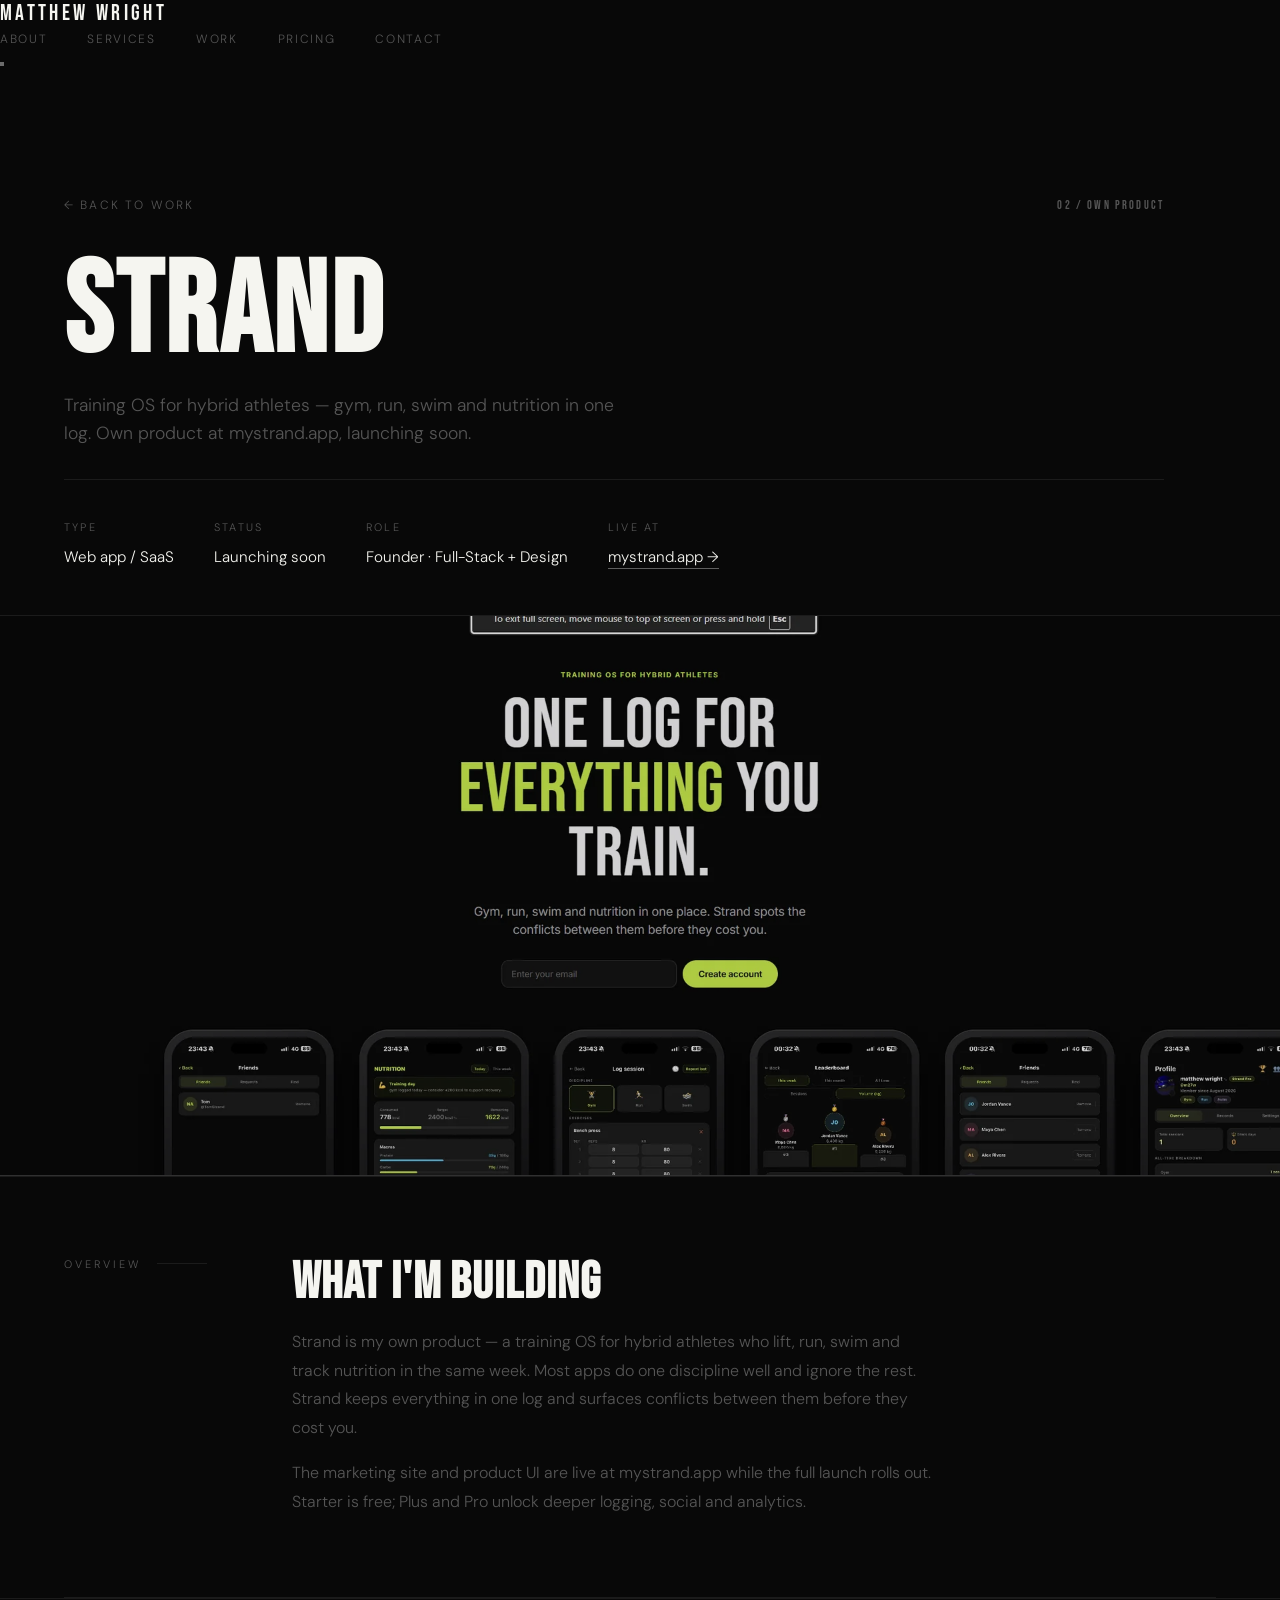
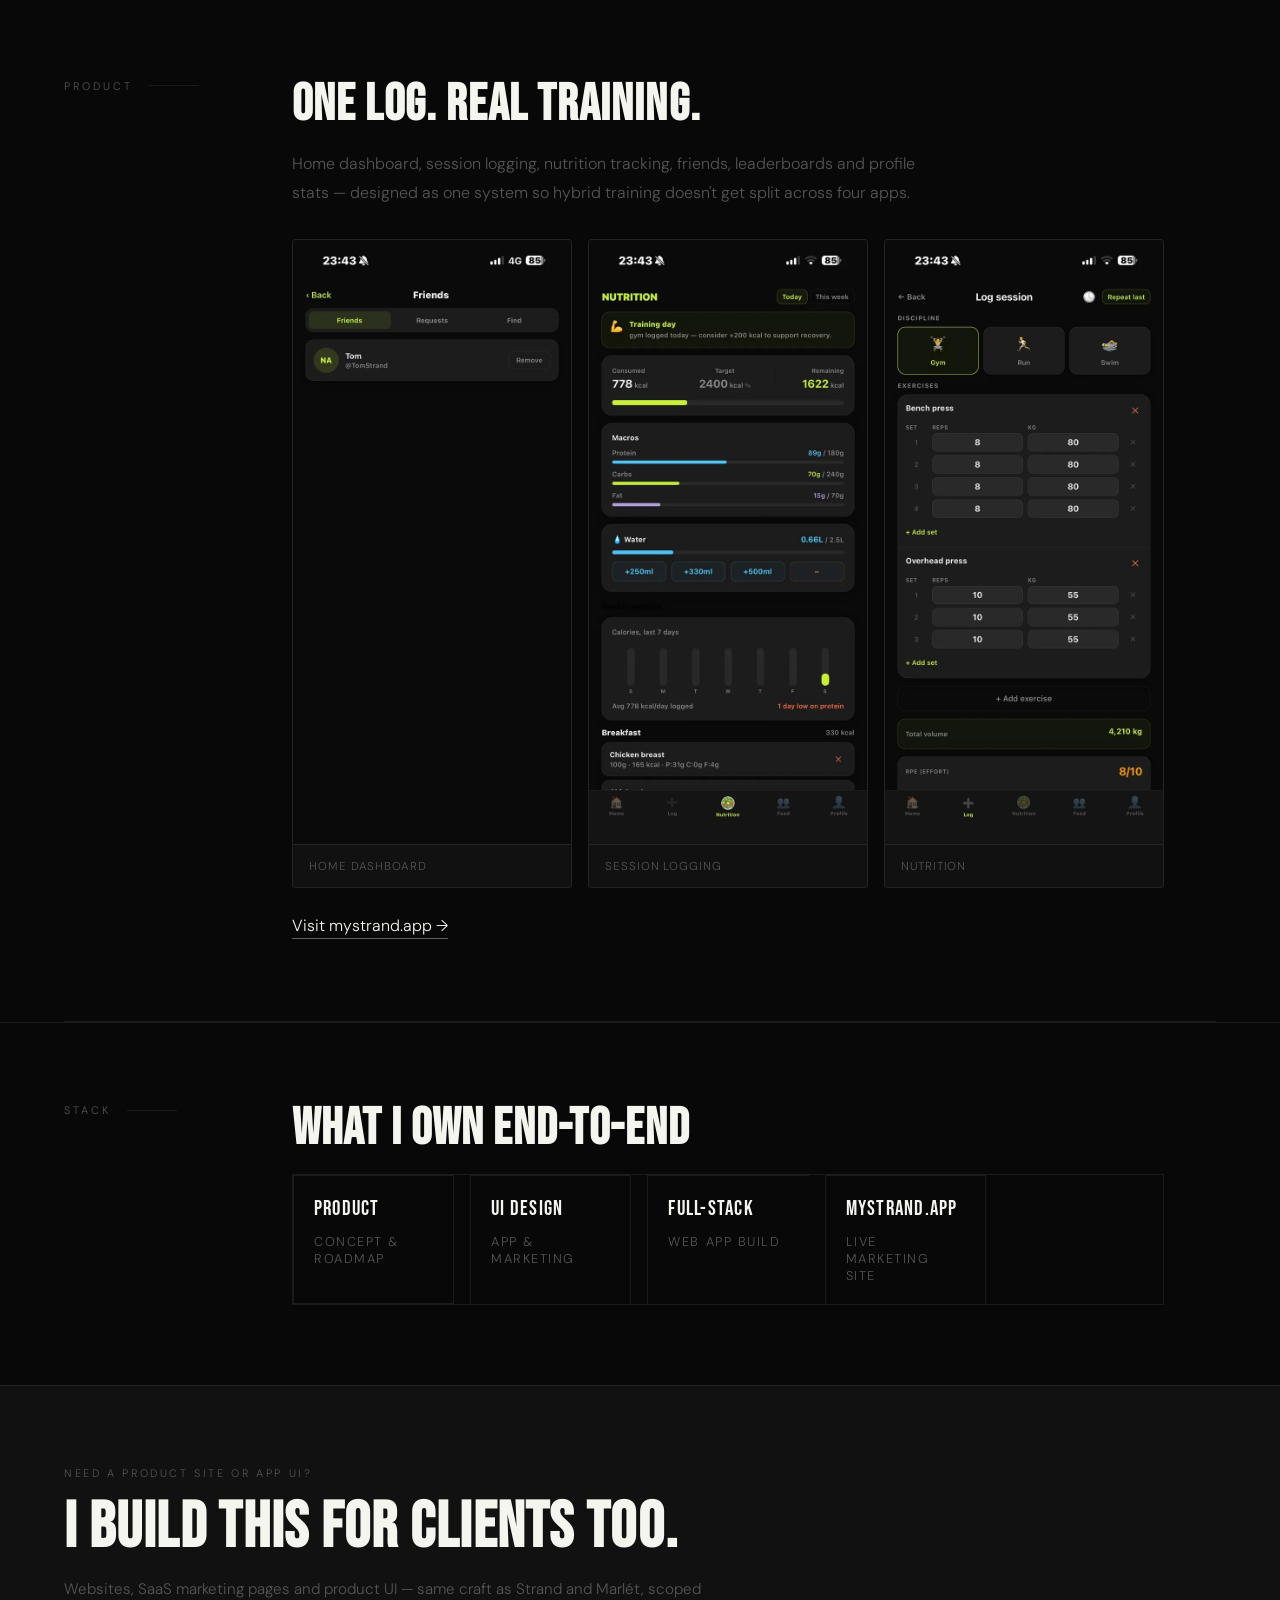
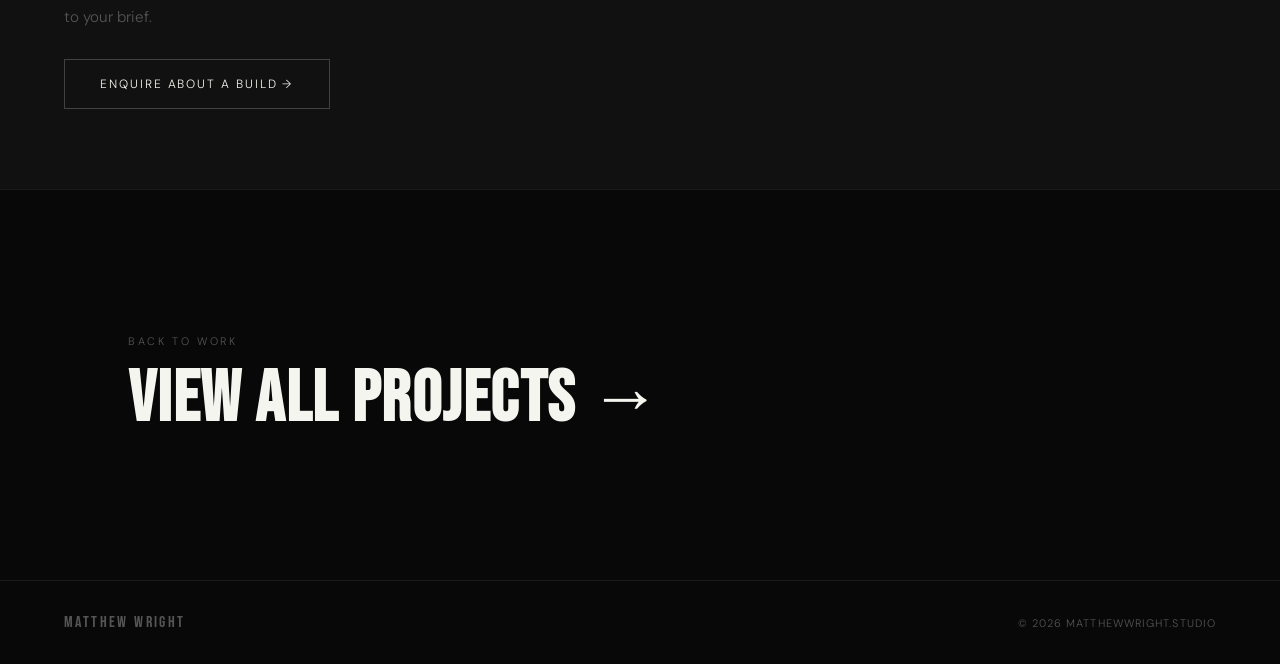
<file: strand.html>
<!DOCTYPE html>
<html lang="en-GB">
<head>
  <meta charset="UTF-8" />
  <!-- Google Analytics (GA4) G-S1R56M439S -->
  <script async src="https://www.googletagmanager.com/gtag/js?id=G-S1R56M439S"></script>
  <script>
    window.dataLayer = window.dataLayer || [];
    function gtag(){dataLayer.push(arguments);}
    gtag('js', new Date());
    gtag('config', 'G-S1R56M439S');
  </script>
  <meta name="viewport" content="width=device-width, initial-scale=1.0" />
  <meta name="theme-color" content="#080808" />
  <meta name="color-scheme" content="dark" />
  <meta name="robots" content="index,follow,max-image-preview:large" />
  <meta name="googlebot" content="index,follow,max-image-preview:large" />
  <meta name="author" content="Matthew Wright" />
  <meta name="geo.region" content="GB-ENG" />
  <meta name="geo.placename" content="Midlands, United Kingdom" />
  <meta name="language" content="en-GB" />
  <link rel="canonical" href="https://matthewwright.studio/strand.html" />
  <link rel="alternate" hreflang="en-GB" href="https://matthewwright.studio/strand.html" />
  <link rel="alternate" hreflang="x-default" href="https://matthewwright.studio/strand.html" />
  <meta name="description" content="Strand (mystrand.app) — Matthew Wright's training OS for hybrid athletes. Gym, run, swim and nutrition in one log. Own product, launching soon. Midlands UK." />
  <title>Strand — Training OS Case Study | Matthew Wright</title>
  <meta property="og:type" content="article" />
  <meta property="og:site_name" content="Matthew Wright Studio" />
  <meta property="og:locale" content="en_GB" />
  <meta property="og:title" content="Strand — Training OS | Matthew Wright" />
  <meta property="og:description" content="Own product: Strand at mystrand.app — one log for gym, run, swim and nutrition. Launching soon. Built by Matthew Wright." />
  <meta property="og:url" content="https://matthewwright.studio/strand.html" />
  <meta property="og:image" content="https://matthewwright.studio/strand.jpg" />
  <meta property="og:image:alt" content="Strand training app by Matthew Wright" />
  <meta name="twitter:card" content="summary_large_image" />
  <meta name="twitter:title" content="Strand — Training OS | Matthew Wright" />
  <meta name="twitter:description" content="Own product: Strand at mystrand.app — one log for gym, run, swim and nutrition. Launching soon." />
  <meta name="twitter:image" content="https://matthewwright.studio/strand.jpg" />
  <link rel="icon" href="/favicon.svg" type="image/svg+xml" />
  <link rel="manifest" href="/site.webmanifest" />
  <link rel="preconnect" href="https://fonts.googleapis.com" />
  <link rel="preconnect" href="https://fonts.gstatic.com" crossorigin />
  <link href="https://fonts.googleapis.com/css2?family=Bebas+Neue&family=DM+Sans:ital,opsz,wght@0,9..40,300;0,9..40,400;0,9..40,500;1,9..40,400&display=swap" rel="stylesheet" />
  <link rel="stylesheet" href="style.css" />
  <script type="application/ld+json">
  {
    "@context": "https://schema.org",
    "@type": "SoftwareApplication",
    "name": "Strand",
    "url": "https://mystrand.app",
    "applicationCategory": "HealthApplication",
    "operatingSystem": "Web",
    "description": "Training OS for hybrid athletes — gym, run, swim and nutrition in one log.",
    "offers": {
      "@type": "Offer",
      "price": "0",
      "priceCurrency": "GBP"
    },
    "creator": {
      "@type": "Person",
      "name": "Matthew Wright",
      "url": "https://matthewwright.studio/"
    },
    "image": "https://matthewwright.studio/strand.jpg"
  }
  </script>
  <style>
    /* reuse case-study patterns from marlet via shared class names inlined lightly */
    .cs-hero { padding: 8rem 4rem 3rem; border-bottom: 1px solid var(--border); }
    .cs-hero-inner { max-width: 1100px; }
    .cs-back { font-size: 0.75rem; letter-spacing: 0.18em; text-transform: uppercase; color: var(--muted); text-decoration: none; }
    .cs-back:hover { color: var(--white); }
    .cs-back-row { display: flex; justify-content: space-between; align-items: center; margin-bottom: 2.5rem; }
    .cs-index { font-size: 0.75rem; letter-spacing: 0.18em; text-transform: uppercase; color: var(--muted); }
    .cs-title { font-family: var(--font-display); font-size: clamp(4rem, 12vw, 8rem); letter-spacing: 0.02em; line-height: 0.95; margin-bottom: 1rem; }
    .cs-subtitle { font-size: 1.1rem; color: var(--muted); max-width: 36rem; line-height: 1.6; margin-bottom: 2rem; }
    .cs-meta-row { display: flex; flex-wrap: wrap; gap: 2.5rem; }
    .cs-meta-label { display: block; font-size: 0.68rem; letter-spacing: 0.2em; text-transform: uppercase; color: var(--muted); margin-bottom: 0.4rem; }
    .cs-meta-val { font-size: 0.95rem; color: var(--white); }
    .cs-meta-link { color: var(--white); text-decoration: none; border-bottom: 1px solid rgba(255,255,255,0.35); }
    .cs-meta-link:hover { border-color: var(--white); }
    .cs-hero-img { border-bottom: 1px solid var(--border); }
    .cs-hero-img picture, .cs-hero-img img { display: block; width: 100%; height: auto; }
    .cs-section { padding: 5rem 4rem; }
    .cs-section-inner { display: grid; grid-template-columns: 180px 1fr; gap: 3rem; max-width: 1100px; }
    .cs-heading { font-family: var(--font-display); font-size: clamp(2rem, 4vw, 3.2rem); letter-spacing: 0.02em; margin-bottom: 1.25rem; }
    .cs-body { font-size: 1rem; line-height: 1.8; color: var(--muted); margin-bottom: 1rem; max-width: 40rem; }
    .cs-divider { height: 1px; background: var(--border); }
    .cs-live-grid { display: grid; grid-template-columns: repeat(3, 1fr); gap: 1rem; margin-top: 2rem; }
    .cs-live-card { border: 1px solid var(--border); border-radius: 4px; overflow: hidden; background: var(--grey); }
    .cs-live-card img { display: block; width: 100%; height: auto; }
    .cs-live-cap { font-size: 0.72rem; letter-spacing: 0.08em; text-transform: uppercase; color: var(--muted); padding: 0.85rem 1rem; border-top: 1px solid var(--border); }
    .cs-cta-strip { padding: 5rem 4rem; border-top: 1px solid var(--border); background: var(--grey); }
    .cs-cta-inner { max-width: 640px; }
    .cs-cta-label { font-size: 0.68rem; letter-spacing: 0.24em; text-transform: uppercase; color: var(--muted); margin-bottom: 1rem; }
    .cs-cta-heading { font-family: var(--font-display); font-size: clamp(2.4rem, 5vw, 4rem); letter-spacing: 0.02em; line-height: 1; margin-bottom: 1rem; }
    .cs-cta-body { font-size: 0.95rem; line-height: 1.8; color: var(--muted); margin-bottom: 1.75rem; }
    .cs-next { border-top: 1px solid var(--border); }
    .cs-next-inner { display: block; padding: 4rem; text-decoration: none; }
    .cs-next-inner:hover { opacity: 0.7; }
    .cs-next-label { font-size: 0.68rem; letter-spacing: 0.24em; text-transform: uppercase; color: var(--muted); margin-bottom: 1rem; }
    .cs-next-heading { font-family: var(--font-display); font-size: clamp(2.5rem, 6vw, 4.5rem); letter-spacing: 0.02em; color: var(--white); }
    .cs-stack-grid { display: grid; grid-template-columns: repeat(auto-fill, minmax(160px, 1fr)); gap: 1rem; }
    .cs-stack-item { border: 1px solid var(--border); padding: 1.25rem; }
    .cs-stack-name { display: block; color: var(--white); margin-bottom: 0.35rem; }
    .cs-stack-role { font-size: 0.8rem; color: var(--muted); }
    @media (max-width: 900px) {
      .cs-hero, .cs-section, .cs-cta-strip { padding: 4rem 1.5rem; }
      .cs-section-inner { grid-template-columns: 1fr; gap: 1rem; }
      .cs-live-grid { grid-template-columns: 1fr; }
    }
  </style>
</head>
<body>
  <nav>
    <a href="index.html" class="nav-logo">Matthew Wright</a>
    <ul class="nav-links">
      <li><a href="index.html#about">About</a></li>
      <li><a href="services.html">Services</a></li>
      <li><a href="index.html#projects">Work</a></li>
      <li><a href="services.html#website-builds">Pricing</a></li>
      <li><a href="index.html#contact">Contact</a></li>
    </ul>
    <button class="nav-toggle" aria-label="Menu" onclick="toggleMenu()"><span></span><span></span></button>
  </nav>
  <div class="mobile-menu" id="mobileMenu">
    <ul>
      <li><a href="index.html#about" onclick="toggleMenu()">About</a></li>
      <li><a href="services.html" onclick="toggleMenu()">Services</a></li>
      <li><a href="index.html#projects" onclick="toggleMenu()">Work</a></li>
      <li><a href="services.html#website-builds" onclick="toggleMenu()">Pricing</a></li>
      <li><a href="index.html#contact" onclick="toggleMenu()">Contact</a></li>
    </ul>
  </div>

  <div class="cs-hero">
    <div class="cs-hero-inner">
      <div class="cs-back-row">
        <a href="index.html#projects" class="cs-back">← Back to Work</a>
        <span class="cs-index">02 / Own product</span>
      </div>
      <h1 class="cs-title">Strand</h1>
      <p class="cs-subtitle">Training OS for hybrid athletes — gym, run, swim and nutrition in one log. Own product at mystrand.app, launching soon.</p>
      <div class="cs-meta-row">
        <div class="cs-meta">
          <span class="cs-meta-label">Type</span>
          <span class="cs-meta-val">Web app / SaaS</span>
        </div>
        <div class="cs-meta">
          <span class="cs-meta-label">Status</span>
          <span class="cs-meta-val">Launching soon</span>
        </div>
        <div class="cs-meta">
          <span class="cs-meta-label">Role</span>
          <span class="cs-meta-val">Founder · Full-Stack + Design</span>
        </div>
        <div class="cs-meta">
          <span class="cs-meta-label">Live At</span>
          <span class="cs-meta-val"><a class="cs-meta-link" href="https://mystrand.app" target="_blank" rel="noopener noreferrer">mystrand.app →</a></span>
        </div>
      </div>
    </div>
  </div>

  <div class="cs-hero-img">
    <picture>
      <source srcset="strand.webp" type="image/webp" />
      <img src="strand.jpg" alt="Strand — training OS homepage and app preview" width="1920" height="1200" decoding="async" />
    </picture>
  </div>

  <div class="cs-section">
    <div class="cs-section-inner">
      <div class="cs-label-col"><p class="section-label">Overview</p></div>
      <div class="cs-content-col">
        <h2 class="cs-heading">What I'm Building</h2>
        <p class="cs-body">Strand is my own product — a training OS for hybrid athletes who lift, run, swim and track nutrition in the same week. Most apps do one discipline well and ignore the rest. Strand keeps everything in one log and surfaces conflicts between them before they cost you.</p>
        <p class="cs-body">The marketing site and product UI are live at mystrand.app while the full launch rolls out. Starter is free; Plus and Pro unlock deeper logging, social and analytics.</p>
      </div>
    </div>
  </div>

  <div class="cs-divider"></div>

  <div class="cs-section">
    <div class="cs-section-inner">
      <div class="cs-label-col"><p class="section-label">Product</p></div>
      <div class="cs-content-col">
        <h2 class="cs-heading">One Log. Real Training.</h2>
        <p class="cs-body">Home dashboard, session logging, nutrition tracking, friends, leaderboards and profile stats — designed as one system so hybrid training doesn't get split across four apps.</p>
        <div class="cs-live-grid">
          <figure class="cs-live-card">
            <picture>
              <source srcset="strand-home.webp" type="image/webp" />
              <img src="strand-home.jpg" alt="Strand home dashboard" width="640" height="1390" loading="lazy" decoding="async" />
            </picture>
            <figcaption class="cs-live-cap">Home dashboard</figcaption>
          </figure>
          <figure class="cs-live-card">
            <picture>
              <source srcset="strand-log.webp" type="image/webp" />
              <img src="strand-log.jpg" alt="Strand session logging" width="640" height="1390" loading="lazy" decoding="async" />
            </picture>
            <figcaption class="cs-live-cap">Session logging</figcaption>
          </figure>
          <figure class="cs-live-card">
            <picture>
              <source srcset="strand-nutrition.webp" type="image/webp" />
              <img src="strand-nutrition.jpg" alt="Strand nutrition tracking" width="640" height="1390" loading="lazy" decoding="async" />
            </picture>
            <figcaption class="cs-live-cap">Nutrition</figcaption>
          </figure>
        </div>
        <p class="cs-body" style="margin-top:1.5rem"><a class="cs-meta-link" href="https://mystrand.app" target="_blank" rel="noopener noreferrer">Visit mystrand.app →</a></p>
      </div>
    </div>
  </div>

  <div class="cs-divider"></div>

  <div class="cs-section">
    <div class="cs-section-inner">
      <div class="cs-label-col"><p class="section-label">Stack</p></div>
      <div class="cs-content-col">
        <h2 class="cs-heading">What I Own End-to-End</h2>
        <div class="cs-stack-grid">
          <div class="cs-stack-item"><span class="cs-stack-name">Product</span><span class="cs-stack-role">Concept &amp; roadmap</span></div>
          <div class="cs-stack-item"><span class="cs-stack-name">UI Design</span><span class="cs-stack-role">App &amp; marketing</span></div>
          <div class="cs-stack-item"><span class="cs-stack-name">Full-Stack</span><span class="cs-stack-role">Web app build</span></div>
          <div class="cs-stack-item"><span class="cs-stack-name">mystrand.app</span><span class="cs-stack-role">Live marketing site</span></div>
        </div>
      </div>
    </div>
  </div>

  <div class="cs-cta-strip">
    <div class="cs-cta-inner">
      <p class="cs-cta-label">Need a product site or app UI?</p>
      <h2 class="cs-cta-heading">I build this for clients too.</h2>
      <p class="cs-cta-body">Websites, SaaS marketing pages and product UI — same craft as Strand and Marlét, scoped to your brief.</p>
      <a href="services.html#enquire" class="hero-cta">Enquire about a build →</a>
    </div>
  </div>

  <div class="cs-next">
    <a href="index.html#projects" class="cs-next-inner">
      <p class="cs-next-label">Back to Work</p>
      <h2 class="cs-next-heading">View All Projects →</h2>
    </a>
  </div>

  <footer>
    <span class="footer-logo">Matthew Wright</span>
    <span class="footer-copy">© 2026 matthewwright.studio</span>
  </footer>
  <script src="script.js"></script>
</body>
</html>
</file>
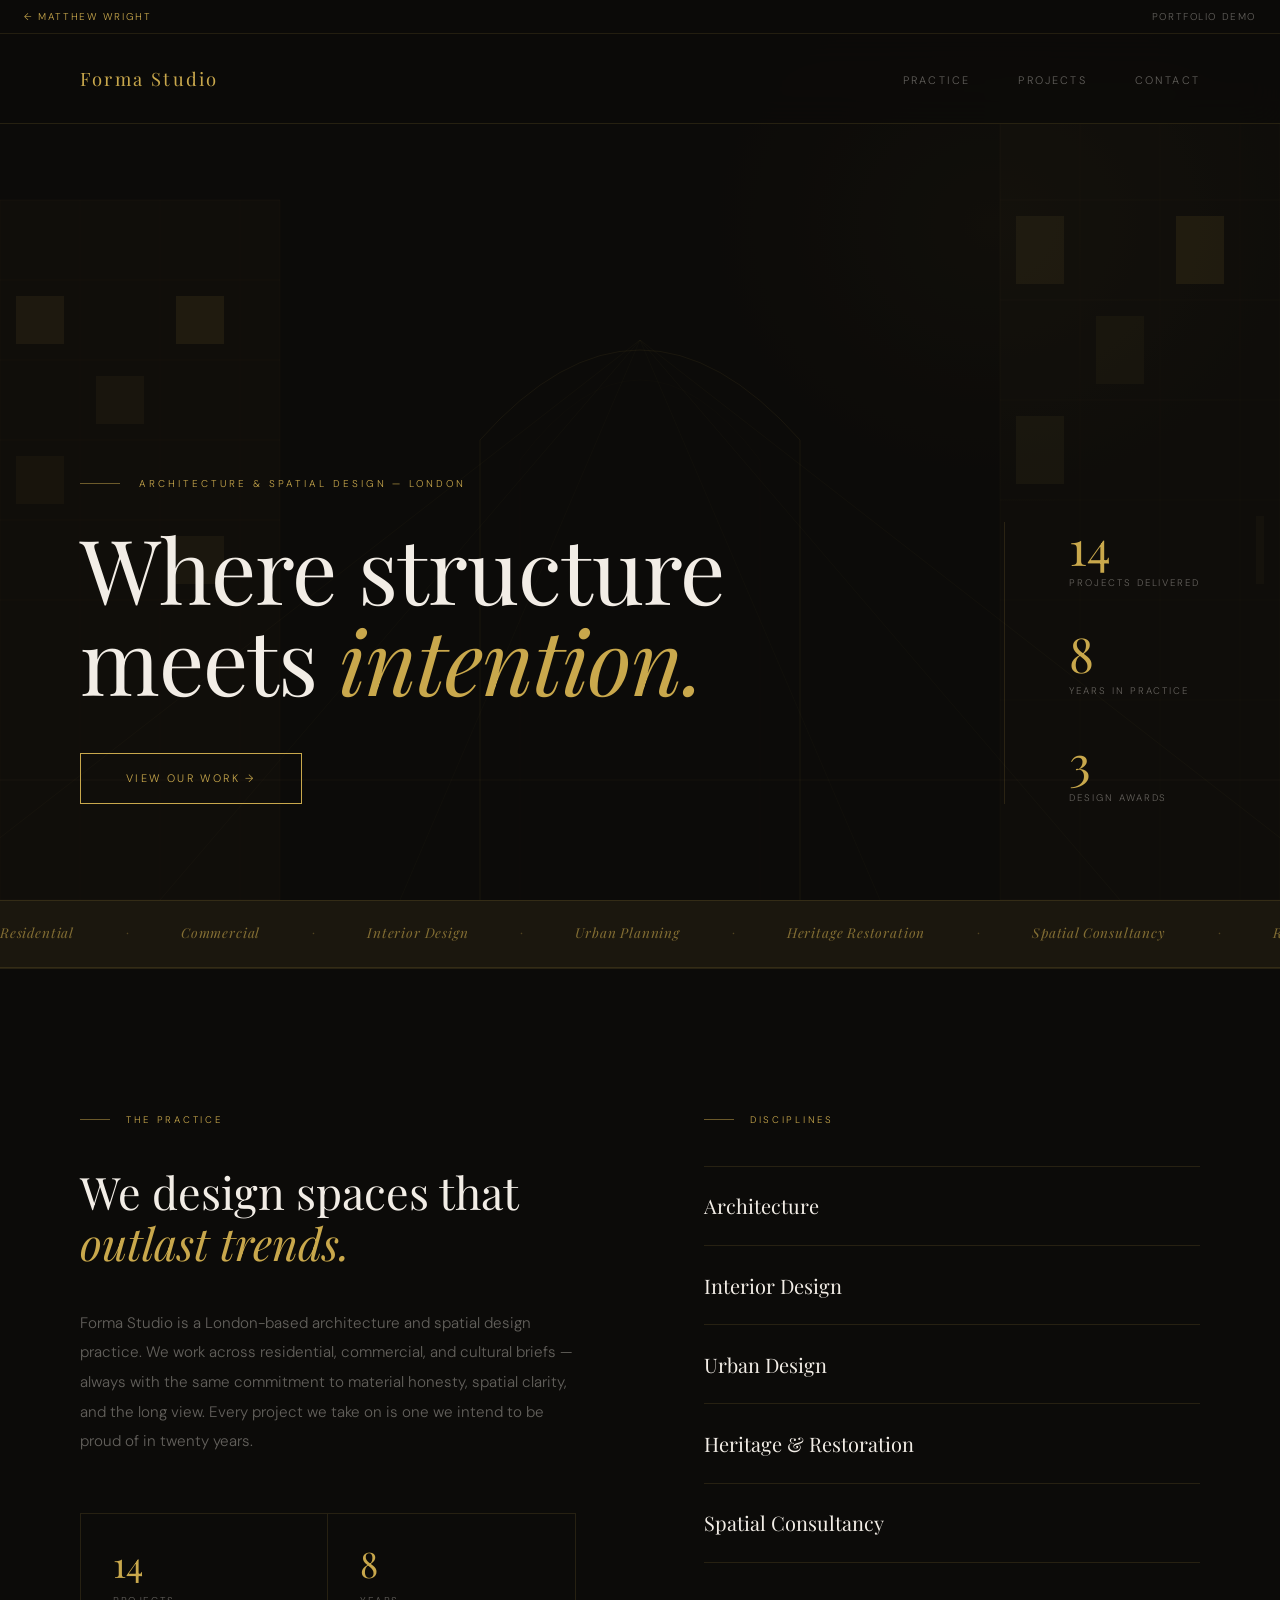
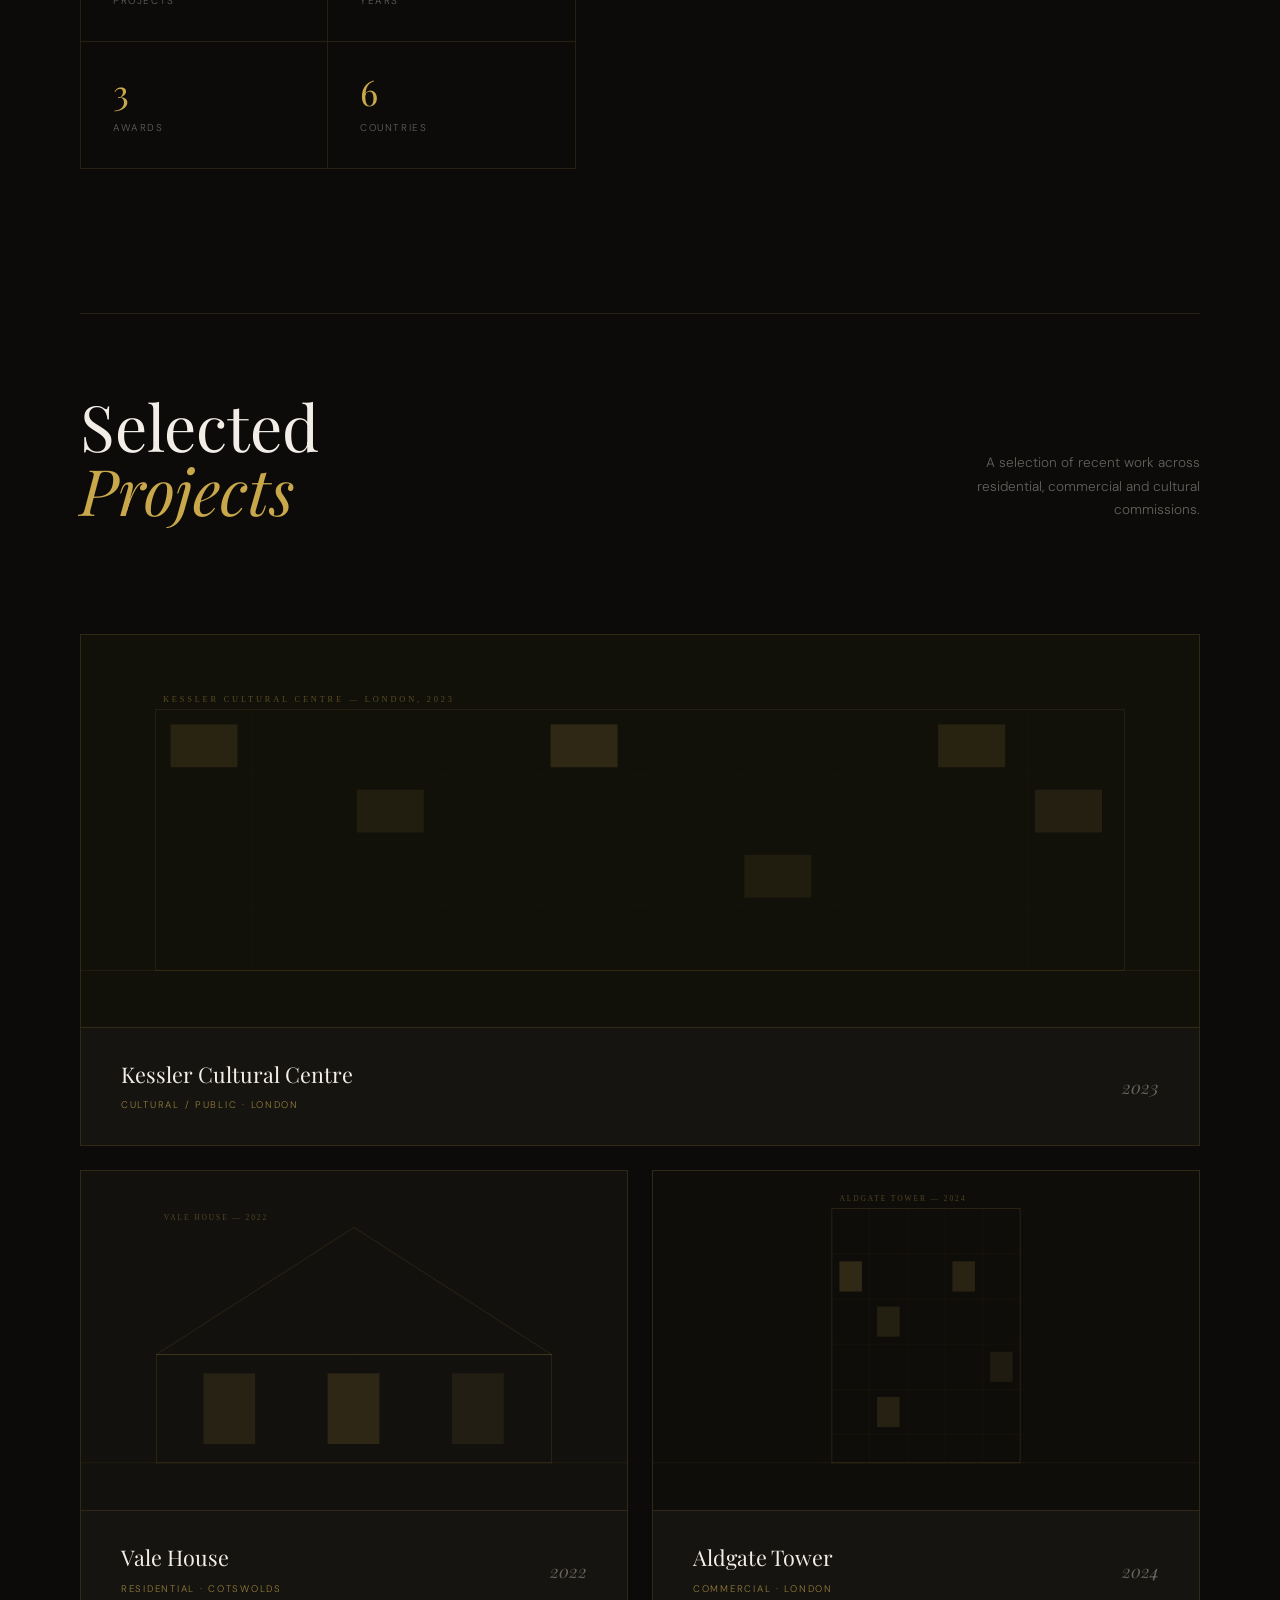
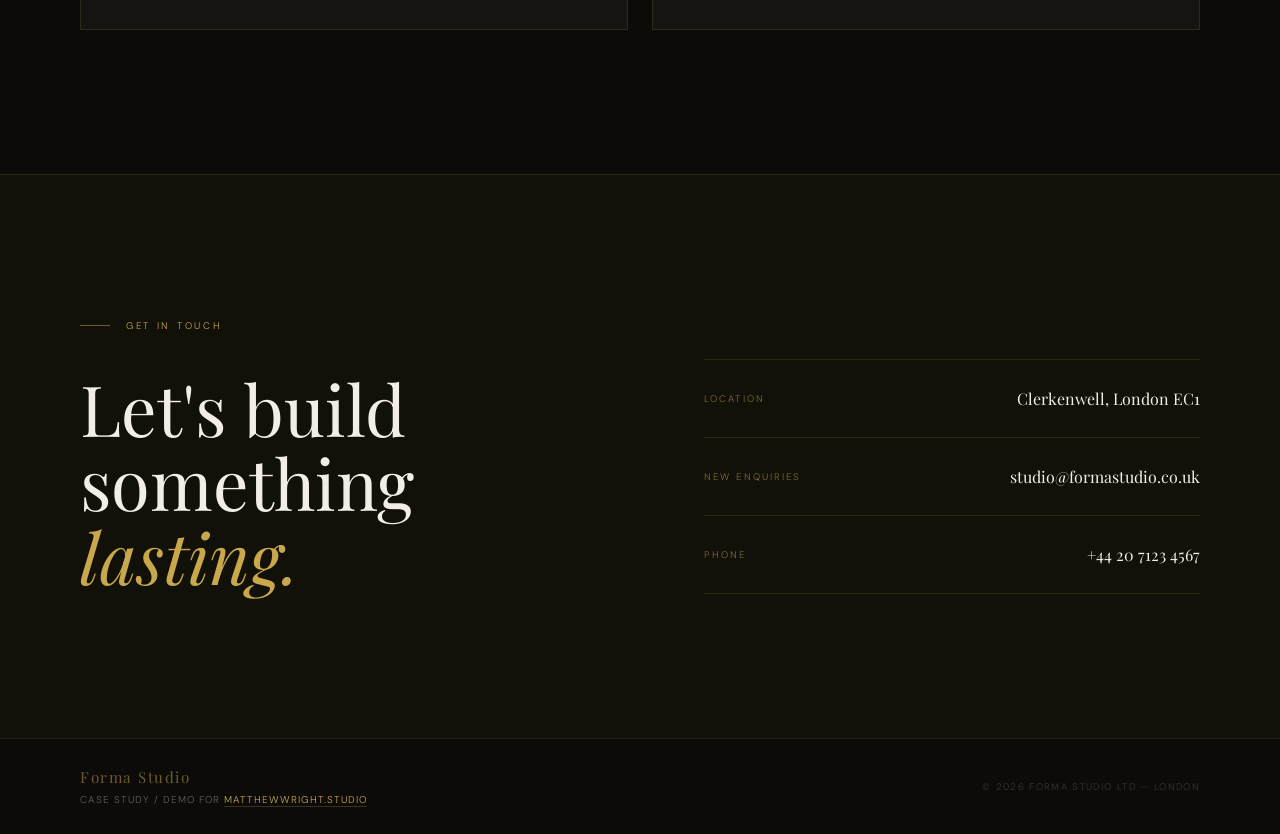
<file: portfolio-main/forma-studio.html>
<!DOCTYPE html>
<html lang="en-GB">
<head>
  <meta charset="UTF-8" />
  <!-- Google Analytics (GA4) G-S1R56M439S -->
  <script async src="https://www.googletagmanager.com/gtag/js?id=G-S1R56M439S"></script>
  <script>
    window.dataLayer = window.dataLayer || [];
    function gtag(){dataLayer.push(arguments);}
    gtag('js', new Date());
    gtag('config', 'G-S1R56M439S');
  </script>
  <meta name="viewport" content="width=device-width, initial-scale=1.0" />
  <meta name="robots" content="noindex,follow" />
  <link rel="canonical" href="https://matthewwright.studio/forma-studio.html" />
  <meta name="description" content="Forma Studio — architecture website demo build by Matthew Wright, Midlands UK full-stack developer." />
  <title>Forma Studio — Architecture & Spatial Design</title>
  <link rel="preconnect" href="https://fonts.googleapis.com" />
  <link rel="preconnect" href="https://fonts.gstatic.com" crossorigin />
  <link href="https://fonts.googleapis.com/css2?family=Playfair+Display:ital,wght@0,400;0,500;1,400;1,500&family=DM+Sans:wght@200;300;400&display=swap" rel="stylesheet" />
  <style>
    *, *::before, *::after { margin: 0; padding: 0; box-sizing: border-box; }

    :root {
      --black: #0c0b09;
      --deep: #111009;
      --surface: #161410;
      --gold: #c9a84c;
      --gold-muted: rgba(201,168,76,0.35);
      --gold-faint: rgba(201,168,76,0.08);
      --white: #f2ede6;
      --muted: rgba(242,237,230,0.38);
      --border: rgba(201,168,76,0.14);
      --font-serif: 'Playfair Display', Georgia, serif;
      --font-sans: 'DM Sans', sans-serif;
    }

    html { scroll-behavior: smooth; font-size: 16px; }

    body {
      background: var(--black);
      color: var(--white);
      font-family: var(--font-sans);
      font-weight: 300;
      overflow-x: hidden;
      -webkit-font-smoothing: antialiased;
    }

    a { color: inherit; text-decoration: none; }
    ul { list-style: none; }


    /* ---- PORTFOLIO CHROME ---- */
    .portfolio-chrome {
      position: fixed;
      top: 0; left: 0; right: 0;
      z-index: 200;
      height: 34px;
      display: flex;
      align-items: center;
      justify-content: space-between;
      padding: 0 1.5rem;
      background: rgba(12, 11, 9, 0.96);
      border-bottom: 1px solid rgba(201, 168, 76, 0.12);
      font-family: var(--font-sans);
      font-size: 0.62rem;
      letter-spacing: 0.16em;
      text-transform: uppercase;
      color: var(--muted);
    }

    .portfolio-chrome a {
      color: var(--gold);
      transition: opacity 0.2s;
    }

    .portfolio-chrome a:hover { opacity: 0.7; }

    .portfolio-demo-note {
      font-size: 0.62rem;
      letter-spacing: 0.1em;
      text-transform: uppercase;
      color: var(--muted);
      margin-top: 0.35rem;
    }

    .portfolio-demo-note a {
      color: var(--gold);
      border-bottom: 1px solid rgba(201,168,76,0.25);
    }

    /* ---- NAV ---- */
    nav {
      position: fixed;
      top: 34px; left: 0; right: 0;
      z-index: 100;
      display: flex;
      justify-content: space-between;
      align-items: center;
      padding: 2rem 5rem;
      background: rgba(12,11,9,0.92);
      backdrop-filter: blur(16px);
      border-bottom: 1px solid var(--border);
    }

    .nav-logo {
      font-family: var(--font-serif);
      font-size: 1.15rem;
      font-weight: 400;
      letter-spacing: 0.12em;
      color: var(--gold);
    }

    .nav-links {
      display: flex;
      gap: 3rem;
    }

    .nav-links a {
      font-size: 0.68rem;
      letter-spacing: 0.2em;
      text-transform: uppercase;
      color: var(--muted);
      transition: color 0.25s;
    }

    .nav-links a:hover { color: var(--gold); }

    /* ---- HERO ---- */
    .hero {
      min-height: 100vh;
      position: relative;
      display: flex;
      flex-direction: column;
      justify-content: flex-end;
      padding: 0 5rem 6rem;
      overflow: hidden;
    }

    .hero-bg {
      position: absolute;
      inset: 0;
      z-index: 0;
    }

    /* Gold radial glow top right */
    .hero-bg::before {
      content: '';
      position: absolute;
      top: -10%;
      right: -5%;
      width: 55%;
      height: 70%;
      background: radial-gradient(ellipse, rgba(201,168,76,0.07) 0%, transparent 65%);
      pointer-events: none;
    }

    /* Architectural SVG fills the hero */
    .hero-svg {
      position: absolute;
      inset: 0;
      width: 100%;
      height: 100%;
      opacity: 0.6;
    }

    .hero-content {
      position: relative;
      z-index: 1;
      display: grid;
      grid-template-columns: 1fr auto;
      align-items: flex-end;
      gap: 6rem;
    }

    .hero-eyebrow {
      font-size: 0.62rem;
      letter-spacing: 0.3em;
      text-transform: uppercase;
      color: var(--gold);
      margin-bottom: 2rem;
      display: flex;
      align-items: center;
      gap: 1.2rem;
    }

    .hero-eyebrow::before {
      content: '';
      width: 40px;
      height: 1px;
      background: var(--gold);
      opacity: 0.5;
    }

    .hero-title {
      font-family: var(--font-serif);
      font-size: clamp(3.8rem, 7vw, 7.5rem);
      font-weight: 400;
      line-height: 1.02;
      letter-spacing: -0.01em;
      color: var(--white);
      margin-bottom: 3rem;
    }

    .hero-title em {
      font-style: italic;
      color: var(--gold);
    }

    .hero-cta {
      display: inline-flex;
      align-items: center;
      gap: 1rem;
      padding: 1.1rem 2.8rem;
      border: 1px solid var(--gold);
      color: var(--gold);
      font-size: 0.68rem;
      letter-spacing: 0.22em;
      text-transform: uppercase;
      transition: background 0.25s, color 0.25s;
    }

    .hero-cta:hover {
      background: var(--gold);
      color: var(--black);
    }

    .hero-stats {
      display: flex;
      flex-direction: column;
      gap: 2.5rem;
      padding-left: 4rem;
      border-left: 1px solid var(--border);
    }

    .hero-stat-num {
      font-family: var(--font-serif);
      font-size: 3rem;
      font-weight: 400;
      color: var(--gold);
      line-height: 1;
      display: block;
    }

    .hero-stat-label {
      font-size: 0.6rem;
      letter-spacing: 0.2em;
      text-transform: uppercase;
      color: var(--muted);
      margin-top: 0.4rem;
    }

    /* ---- MARQUEE ---- */
    .marquee-wrap {
      overflow: hidden;
      padding: 1.4rem 0;
      border-top: 1px solid var(--border);
      border-bottom: 1px solid var(--border);
      background: var(--gold-faint);
    }

    .marquee-track {
      display: flex;
      gap: 3rem;
      animation: marquee 20s linear infinite;
      width: max-content;
    }

    .marquee-item {
      font-family: var(--font-serif);
      font-size: 0.85rem;
      font-style: italic;
      color: var(--gold);
      white-space: nowrap;
      letter-spacing: 0.06em;
      opacity: 0.6;
    }

    .marquee-sep { color: var(--gold); opacity: 0.3; font-style: normal; }

    @keyframes marquee {
      from { transform: translateX(0); }
      to { transform: translateX(-50%); }
    }

    /* ---- ABOUT ---- */
    #about {
      padding: 9rem 5rem;
      display: grid;
      grid-template-columns: 1fr 1fr;
      gap: 8rem;
      align-items: start;
      border-top: 1px solid var(--border);
    }

    .section-eyebrow {
      font-size: 0.6rem;
      letter-spacing: 0.28em;
      text-transform: uppercase;
      color: var(--gold);
      margin-bottom: 2.5rem;
      display: flex;
      align-items: center;
      gap: 1rem;
    }

    .section-eyebrow::before {
      content: '';
      width: 30px;
      height: 1px;
      background: var(--gold);
      opacity: 0.5;
    }

    .about-heading {
      font-family: var(--font-serif);
      font-size: clamp(2.2rem, 3.5vw, 3.5rem);
      font-weight: 400;
      line-height: 1.15;
      color: var(--white);
      margin-bottom: 2.5rem;
    }

    .about-heading em {
      font-style: italic;
      color: var(--gold);
    }

    .about-body {
      font-size: 0.95rem;
      line-height: 1.95;
      color: var(--muted);
      margin-bottom: 3.5rem;
    }

    .about-detail-grid {
      display: grid;
      grid-template-columns: 1fr 1fr;
      gap: 0;
      border: 1px solid var(--border);
    }

    .about-detail {
      padding: 2rem;
      border-right: 1px solid var(--border);
      border-bottom: 1px solid var(--border);
    }

    .about-detail:nth-child(2n) { border-right: none; }
    .about-detail:nth-last-child(-n+2) { border-bottom: none; }

    .about-detail-num {
      font-family: var(--font-serif);
      font-size: 2.2rem;
      color: var(--gold);
      line-height: 1;
      display: block;
      margin-bottom: 0.4rem;
    }

    .about-detail-label {
      font-size: 0.62rem;
      letter-spacing: 0.16em;
      text-transform: uppercase;
      color: var(--muted);
    }

    .disciplines-list {
      display: flex;
      flex-direction: column;
    }

    .discipline-row {
      display: flex;
      justify-content: space-between;
      align-items: center;
      padding: 1.6rem 0;
      border-bottom: 1px solid var(--border);
      transition: padding-left 0.25s;
      cursor: default;
    }

    .discipline-row:first-child { border-top: 1px solid var(--border); }

    .discipline-row:hover { padding-left: 0.75rem; }

    .discipline-name {
      font-family: var(--font-serif);
      font-size: 1.25rem;
      font-weight: 400;
      color: var(--white);
      transition: color 0.25s;
    }

    .discipline-row:hover .discipline-name { color: var(--gold); }

    .discipline-arrow {
      font-size: 0.7rem;
      color: var(--gold);
      opacity: 0;
      transition: opacity 0.25s;
    }

    .discipline-row:hover .discipline-arrow { opacity: 1; }

    /* ---- PROJECTS ---- */
    #projects {
      padding: 0 5rem 9rem;
    }

    .projects-header {
      display: flex;
      justify-content: space-between;
      align-items: flex-end;
      padding: 5rem 0 4rem;
      border-top: 1px solid var(--border);
      margin-bottom: 3rem;
    }

    .projects-heading {
      font-family: var(--font-serif);
      font-size: clamp(2.5rem, 5vw, 5rem);
      font-weight: 400;
      line-height: 1;
      color: var(--white);
    }

    .projects-heading em { font-style: italic; color: var(--gold); }

    .projects-subtext {
      max-width: 280px;
      font-size: 0.85rem;
      line-height: 1.75;
      color: var(--muted);
      text-align: right;
    }

    .projects-grid {
      display: grid;
      grid-template-columns: 1fr 1fr;
      gap: 1.5rem;
    }

    .project-card {
      border: 1px solid var(--border);
      overflow: hidden;
      transition: border-color 0.3s;
      cursor: pointer;
      background: var(--surface);
    }

    .project-card:hover { border-color: var(--gold-muted); }

    .project-card--wide { grid-column: span 2; }

    .project-img-wrap {
      overflow: hidden;
      position: relative;
    }

    .project-img-wrap svg {
      display: block;
      width: 100%;
    }

    .project-card-info {
      padding: 2rem 2.5rem;
      display: flex;
      justify-content: space-between;
      align-items: center;
      border-top: 1px solid var(--border);
    }

    .project-card-left {}

    .project-card-name {
      font-family: var(--font-serif);
      font-size: 1.35rem;
      font-weight: 400;
      color: var(--white);
      display: block;
      margin-bottom: 0.3rem;
    }

    .project-card-type {
      font-size: 0.6rem;
      letter-spacing: 0.18em;
      text-transform: uppercase;
      color: var(--gold);
      opacity: 0.7;
    }

    .project-card-year {
      font-family: var(--font-serif);
      font-size: 1.1rem;
      font-style: italic;
      color: var(--muted);
    }

    /* ---- CONTACT ---- */
    #contact {
      border-top: 1px solid var(--border);
      background: var(--deep);
      padding: 9rem 5rem;
      display: grid;
      grid-template-columns: 1fr 1fr;
      gap: 8rem;
      align-items: end;
    }

    .contact-heading {
      font-family: var(--font-serif);
      font-size: clamp(2.8rem, 5.5vw, 6rem);
      font-weight: 400;
      line-height: 1.05;
      color: var(--white);
    }

    .contact-heading em {
      font-style: italic;
      color: var(--gold);
    }

    .contact-items {
      display: flex;
      flex-direction: column;
    }

    .contact-row {
      display: flex;
      justify-content: space-between;
      align-items: center;
      padding: 1.75rem 0;
      border-bottom: 1px solid var(--border);
    }

    .contact-row:first-child { border-top: 1px solid var(--border); }

    .contact-label {
      font-size: 0.6rem;
      letter-spacing: 0.22em;
      text-transform: uppercase;
      color: var(--gold);
      opacity: 0.6;
    }

    .contact-val {
      font-family: var(--font-serif);
      font-size: 1rem;
      color: var(--white);
      font-weight: 400;
    }

    /* ---- FOOTER ---- */
    footer {
      background: var(--black);
      border-top: 1px solid var(--border);
      padding: 1.75rem 5rem;
      display: flex;
      justify-content: space-between;
      align-items: center;
    }

    .footer-logo {
      font-family: var(--font-serif);
      font-size: 0.95rem;
      color: var(--gold);
      opacity: 0.5;
      letter-spacing: 0.1em;
    }

    .footer-copy {
      font-size: 0.6rem;
      letter-spacing: 0.14em;
      text-transform: uppercase;
      color: var(--muted);
      opacity: 0.5;
    }

    /* ---- RESPONSIVE ---- */
    @media (max-width: 900px) {
      nav { padding: 1.5rem 2rem; }
      .nav-links { display: none; }
      .hero { padding: 0 2rem 5rem; }
      .hero-content { grid-template-columns: 1fr; gap: 3rem; }
      .hero-stats { flex-direction: row; padding-left: 0; border-left: none; border-top: 1px solid var(--border); padding-top: 2rem; }
      #about { grid-template-columns: 1fr; gap: 4rem; padding: 6rem 2rem; }
      #projects { padding: 0 2rem 6rem; }
      .projects-header { flex-direction: column; align-items: flex-start; gap: 1.5rem; }
      .projects-subtext { text-align: left; max-width: 100%; }
      .projects-grid { grid-template-columns: 1fr; }
      .project-card--wide { grid-column: span 1; }
      #contact { grid-template-columns: 1fr; padding: 6rem 2rem; gap: 4rem; }
      footer { padding: 1.5rem 2rem; flex-direction: column; gap: 0.5rem; }
    }
  </style>
</head>
<body>

  <div class="portfolio-chrome">
    <a href="index.html#projects">← Matthew Wright</a>
    <span>Portfolio demo</span>
  </div>

  <!-- NAV -->
  <nav>
    <span class="nav-logo">Forma Studio</span>
    <ul class="nav-links">
      <li><a href="#about">Practice</a></li>
      <li><a href="#projects">Projects</a></li>
      <li><a href="#contact">Contact</a></li>
    </ul>
  </nav>

  <!-- HERO -->
  <section class="hero">
    <div class="hero-bg">
      <svg viewBox="0 0 1440 900" xmlns="http://www.w3.org/2000/svg" class="hero-svg" preserveAspectRatio="xMidYMid slice">
        <rect width="1440" height="900" fill="#0c0b09"/>
        <!-- Vanishing point perspective lines -->
        <line x1="720" y1="340" x2="0" y2="900" stroke="rgba(201,168,76,0.06)" stroke-width="1"/>
        <line x1="720" y1="340" x2="240" y2="900" stroke="rgba(201,168,76,0.05)" stroke-width="1"/>
        <line x1="720" y1="340" x2="480" y2="900" stroke="rgba(201,168,76,0.04)" stroke-width="1"/>
        <line x1="720" y1="340" x2="960" y2="900" stroke="rgba(201,168,76,0.04)" stroke-width="1"/>
        <line x1="720" y1="340" x2="1200" y2="900" stroke="rgba(201,168,76,0.05)" stroke-width="1"/>
        <line x1="720" y1="340" x2="1440" y2="900" stroke="rgba(201,168,76,0.06)" stroke-width="1"/>
        <!-- Building silhouette left -->
        <rect x="80" y="200" width="280" height="700" fill="rgba(201,168,76,0.03)" stroke="rgba(201,168,76,0.1)" stroke-width="0.5"/>
        <line x1="80" y1="280" x2="360" y2="280" stroke="rgba(201,168,76,0.06)" stroke-width="0.5"/>
        <line x1="80" y1="360" x2="360" y2="360" stroke="rgba(201,168,76,0.06)" stroke-width="0.5"/>
        <line x1="80" y1="440" x2="360" y2="440" stroke="rgba(201,168,76,0.06)" stroke-width="0.5"/>
        <line x1="80" y1="520" x2="360" y2="520" stroke="rgba(201,168,76,0.06)" stroke-width="0.5"/>
        <line x1="80" y1="600" x2="360" y2="600" stroke="rgba(201,168,76,0.06)" stroke-width="0.5"/>
        <line x1="160" y1="200" x2="160" y2="900" stroke="rgba(201,168,76,0.06)" stroke-width="0.5"/>
        <line x1="240" y1="200" x2="240" y2="900" stroke="rgba(201,168,76,0.06)" stroke-width="0.5"/>
        <line x1="320" y1="200" x2="320" y2="900" stroke="rgba(201,168,76,0.06)" stroke-width="0.5"/>
        <!-- Lit windows left -->
        <rect x="96" y="296" width="48" height="48" fill="rgba(201,168,76,0.12)"/>
        <rect x="176" y="376" width="48" height="48" fill="rgba(201,168,76,0.08)"/>
        <rect x="256" y="296" width="48" height="48" fill="rgba(201,168,76,0.15)"/>
        <rect x="96" y="456" width="48" height="48" fill="rgba(201,168,76,0.07)"/>
        <rect x="256" y="536" width="48" height="48" fill="rgba(201,168,76,0.1)"/>
        <!-- Building silhouette right -->
        <rect x="1080" y="100" width="280" height="800" fill="rgba(201,168,76,0.025)" stroke="rgba(201,168,76,0.1)" stroke-width="0.5"/>
        <line x1="1080" y1="200" x2="1360" y2="200" stroke="rgba(201,168,76,0.06)" stroke-width="0.5"/>
        <line x1="1080" y1="300" x2="1360" y2="300" stroke="rgba(201,168,76,0.06)" stroke-width="0.5"/>
        <line x1="1080" y1="400" x2="1360" y2="400" stroke="rgba(201,168,76,0.06)" stroke-width="0.5"/>
        <line x1="1080" y1="500" x2="1360" y2="500" stroke="rgba(201,168,76,0.06)" stroke-width="0.5"/>
        <line x1="1080" y1="600" x2="1360" y2="600" stroke="rgba(201,168,76,0.06)" stroke-width="0.5"/>
        <line x1="1080" y1="700" x2="1360" y2="700" stroke="rgba(201,168,76,0.06)" stroke-width="0.5"/>
        <line x1="1160" y1="100" x2="1160" y2="900" stroke="rgba(201,168,76,0.06)" stroke-width="0.5"/>
        <line x1="1240" y1="100" x2="1240" y2="900" stroke="rgba(201,168,76,0.06)" stroke-width="0.5"/>
        <line x1="1320" y1="100" x2="1320" y2="900" stroke="rgba(201,168,76,0.06)" stroke-width="0.5"/>
        <!-- Lit windows right -->
        <rect x="1096" y="216" width="48" height="68" fill="rgba(201,168,76,0.11)"/>
        <rect x="1176" y="316" width="48" height="68" fill="rgba(201,168,76,0.07)"/>
        <rect x="1256" y="216" width="48" height="68" fill="rgba(201,168,76,0.14)"/>
        <rect x="1096" y="416" width="48" height="68" fill="rgba(201,168,76,0.09)"/>
        <rect x="1336" y="516" width="8" height="68" fill="rgba(201,168,76,0.06)"/>
        <!-- Centre focal arch -->
        <path d="M560,900 L560,440 Q720,260 880,440 L880,900" fill="none" stroke="rgba(201,168,76,0.12)" stroke-width="1"/>
        <path d="M600,900 L600,460 Q720,300 840,460 L840,900" fill="none" stroke="rgba(201,168,76,0.06)" stroke-width="0.5"/>
        <!-- Ground line -->
        <line x1="0" y1="780" x2="1440" y2="780" stroke="rgba(201,168,76,0.08)" stroke-width="1"/>
      </svg>
    </div>
    <div class="hero-content">
      <div>
        <p class="hero-eyebrow">Architecture & Spatial Design — London</p>
        <h1 class="hero-title">
          Where structure<br />
          meets <em>intention.</em>
        </h1>
        <a href="#projects" class="hero-cta">View Our Work →</a>
      </div>
      <div class="hero-stats">
        <div>
          <span class="hero-stat-num">14</span>
          <p class="hero-stat-label">Projects Delivered</p>
        </div>
        <div>
          <span class="hero-stat-num">8</span>
          <p class="hero-stat-label">Years in Practice</p>
        </div>
        <div>
          <span class="hero-stat-num">3</span>
          <p class="hero-stat-label">Design Awards</p>
        </div>
      </div>
    </div>
  </section>

  <!-- MARQUEE -->
  <div class="marquee-wrap">
    <div class="marquee-track">
      <span class="marquee-item">Residential</span><span class="marquee-sep"> &nbsp;·&nbsp; </span>
      <span class="marquee-item">Commercial</span><span class="marquee-sep"> &nbsp;·&nbsp; </span>
      <span class="marquee-item">Interior Design</span><span class="marquee-sep"> &nbsp;·&nbsp; </span>
      <span class="marquee-item">Urban Planning</span><span class="marquee-sep"> &nbsp;·&nbsp; </span>
      <span class="marquee-item">Heritage Restoration</span><span class="marquee-sep"> &nbsp;·&nbsp; </span>
      <span class="marquee-item">Spatial Consultancy</span><span class="marquee-sep"> &nbsp;·&nbsp; </span>
      <span class="marquee-item">Residential</span><span class="marquee-sep"> &nbsp;·&nbsp; </span>
      <span class="marquee-item">Commercial</span><span class="marquee-sep"> &nbsp;·&nbsp; </span>
      <span class="marquee-item">Interior Design</span><span class="marquee-sep"> &nbsp;·&nbsp; </span>
      <span class="marquee-item">Urban Planning</span><span class="marquee-sep"> &nbsp;·&nbsp; </span>
      <span class="marquee-item">Heritage Restoration</span><span class="marquee-sep"> &nbsp;·&nbsp; </span>
      <span class="marquee-item">Spatial Consultancy</span><span class="marquee-sep"> &nbsp;·&nbsp; </span>
    </div>
  </div>

  <!-- ABOUT -->
  <section id="about">
    <div>
      <p class="section-eyebrow">The Practice</p>
      <h2 class="about-heading">We design spaces that <em>outlast trends.</em></h2>
      <p class="about-body">Forma Studio is a London-based architecture and spatial design practice. We work across residential, commercial, and cultural briefs — always with the same commitment to material honesty, spatial clarity, and the long view. Every project we take on is one we intend to be proud of in twenty years.</p>
      <div class="about-detail-grid">
        <div class="about-detail">
          <span class="about-detail-num">14</span>
          <span class="about-detail-label">Projects</span>
        </div>
        <div class="about-detail">
          <span class="about-detail-num">8</span>
          <span class="about-detail-label">Years</span>
        </div>
        <div class="about-detail">
          <span class="about-detail-num">3</span>
          <span class="about-detail-label">Awards</span>
        </div>
        <div class="about-detail">
          <span class="about-detail-num">6</span>
          <span class="about-detail-label">Countries</span>
        </div>
      </div>
    </div>
    <div>
      <p class="section-eyebrow">Disciplines</p>
      <div class="disciplines-list">
        <div class="discipline-row">
          <span class="discipline-name">Architecture</span>
          <span class="discipline-arrow">→</span>
        </div>
        <div class="discipline-row">
          <span class="discipline-name">Interior Design</span>
          <span class="discipline-arrow">→</span>
        </div>
        <div class="discipline-row">
          <span class="discipline-name">Urban Design</span>
          <span class="discipline-arrow">→</span>
        </div>
        <div class="discipline-row">
          <span class="discipline-name">Heritage & Restoration</span>
          <span class="discipline-arrow">→</span>
        </div>
        <div class="discipline-row">
          <span class="discipline-name">Spatial Consultancy</span>
          <span class="discipline-arrow">→</span>
        </div>
      </div>
    </div>
  </section>

  <!-- PROJECTS -->
  <section id="projects">
    <div class="projects-header">
      <h2 class="projects-heading">Selected<br /><em>Projects</em></h2>
      <p class="projects-subtext">A selection of recent work across residential, commercial and cultural commissions.</p>
    </div>
    <div class="projects-grid">

      <!-- Wide card -->
      <div class="project-card project-card--wide">
        <div class="project-img-wrap">
          <svg viewBox="0 0 1200 420" xmlns="http://www.w3.org/2000/svg" style="width:100%;display:block;">
            <rect width="1200" height="420" fill="#111009"/>
            <line x1="0" y1="360" x2="1200" y2="360" stroke="rgba(201,168,76,0.1)" stroke-width="1"/>
            <rect x="80" y="80" width="1040" height="280" fill="none" stroke="rgba(201,168,76,0.15)" stroke-width="0.75"/>
            <!-- Vertical grid -->
            <line x1="184" y1="80" x2="184" y2="360" stroke="rgba(201,168,76,0.06)" stroke-width="0.5"/>
            <line x1="288" y1="80" x2="288" y2="360" stroke="rgba(201,168,76,0.06)" stroke-width="0.5"/>
            <line x1="392" y1="80" x2="392" y2="360" stroke="rgba(201,168,76,0.06)" stroke-width="0.5"/>
            <line x1="496" y1="80" x2="496" y2="360" stroke="rgba(201,168,76,0.06)" stroke-width="0.5"/>
            <line x1="600" y1="80" x2="600" y2="360" stroke="rgba(201,168,76,0.06)" stroke-width="0.5"/>
            <line x1="704" y1="80" x2="704" y2="360" stroke="rgba(201,168,76,0.06)" stroke-width="0.5"/>
            <line x1="808" y1="80" x2="808" y2="360" stroke="rgba(201,168,76,0.06)" stroke-width="0.5"/>
            <line x1="912" y1="80" x2="912" y2="360" stroke="rgba(201,168,76,0.06)" stroke-width="0.5"/>
            <line x1="1016" y1="80" x2="1016" y2="360" stroke="rgba(201,168,76,0.06)" stroke-width="0.5"/>
            <!-- Horizontal grid -->
            <line x1="80" y1="150" x2="1120" y2="150" stroke="rgba(201,168,76,0.06)" stroke-width="0.5"/>
            <line x1="80" y1="220" x2="1120" y2="220" stroke="rgba(201,168,76,0.06)" stroke-width="0.5"/>
            <line x1="80" y1="290" x2="1120" y2="290" stroke="rgba(201,168,76,0.06)" stroke-width="0.5"/>
            <!-- Lit panels -->
            <rect x="96" y="96" width="72" height="46" fill="rgba(201,168,76,0.13)"/>
            <rect x="296" y="166" width="72" height="46" fill="rgba(201,168,76,0.09)"/>
            <rect x="504" y="96" width="72" height="46" fill="rgba(201,168,76,0.16)"/>
            <rect x="712" y="236" width="72" height="46" fill="rgba(201,168,76,0.08)"/>
            <rect x="920" y="96" width="72" height="46" fill="rgba(201,168,76,0.12)"/>
            <rect x="1024" y="166" width="72" height="46" fill="rgba(201,168,76,0.1)"/>
            <text x="88" y="72" font-family="Georgia,serif" font-size="9" fill="rgba(201,168,76,0.4)" letter-spacing="3">KESSLER CULTURAL CENTRE — LONDON, 2023</text>
          </svg>
        </div>
        <div class="project-card-info">
          <div class="project-card-left">
            <span class="project-card-name">Kessler Cultural Centre</span>
            <span class="project-card-type">Cultural / Public · London</span>
          </div>
          <span class="project-card-year">2023</span>
        </div>
      </div>

      <!-- Card 2 -->
      <div class="project-card">
        <div class="project-img-wrap">
          <svg viewBox="0 0 580 360" xmlns="http://www.w3.org/2000/svg" style="width:100%;display:block;">
            <rect width="580" height="360" fill="#13110d"/>
            <line x1="0" y1="310" x2="580" y2="310" stroke="rgba(201,168,76,0.08)" stroke-width="1"/>
            <!-- House form -->
            <polygon points="290,60 80,195 500,195" fill="none" stroke="rgba(201,168,76,0.18)" stroke-width="0.75"/>
            <rect x="80" y="195" width="420" height="115" fill="none" stroke="rgba(201,168,76,0.18)" stroke-width="0.75"/>
            <rect x="130" y="215" width="55" height="75" fill="rgba(201,168,76,0.11)"/>
            <rect x="262" y="215" width="55" height="75" fill="rgba(201,168,76,0.15)"/>
            <rect x="394" y="215" width="55" height="75" fill="rgba(201,168,76,0.09)"/>
            <line x1="290" y1="60" x2="290" y2="195" stroke="rgba(201,168,76,0.07)" stroke-width="0.5"/>
            <text x="88" y="52" font-family="Georgia,serif" font-size="8" fill="rgba(201,168,76,0.35)" letter-spacing="2">VALE HOUSE — 2022</text>
          </svg>
        </div>
        <div class="project-card-info">
          <div class="project-card-left">
            <span class="project-card-name">Vale House</span>
            <span class="project-card-type">Residential · Cotswolds</span>
          </div>
          <span class="project-card-year">2022</span>
        </div>
      </div>

      <!-- Card 3 -->
      <div class="project-card">
        <div class="project-img-wrap">
          <svg viewBox="0 0 580 360" xmlns="http://www.w3.org/2000/svg" style="width:100%;display:block;">
            <rect width="580" height="360" fill="#0f0d0a"/>
            <line x1="0" y1="310" x2="580" y2="310" stroke="rgba(201,168,76,0.08)" stroke-width="1"/>
            <!-- Tower -->
            <rect x="190" y="40" width="200" height="270" fill="none" stroke="rgba(201,168,76,0.2)" stroke-width="0.75"/>
            <line x1="230" y1="40" x2="230" y2="310" stroke="rgba(201,168,76,0.07)" stroke-width="0.5"/>
            <line x1="270" y1="40" x2="270" y2="310" stroke="rgba(201,168,76,0.07)" stroke-width="0.5"/>
            <line x1="310" y1="40" x2="310" y2="310" stroke="rgba(201,168,76,0.07)" stroke-width="0.5"/>
            <line x1="350" y1="40" x2="350" y2="310" stroke="rgba(201,168,76,0.07)" stroke-width="0.5"/>
            <line x1="190" y1="88" x2="390" y2="88" stroke="rgba(201,168,76,0.07)" stroke-width="0.5"/>
            <line x1="190" y1="136" x2="390" y2="136" stroke="rgba(201,168,76,0.07)" stroke-width="0.5"/>
            <line x1="190" y1="184" x2="390" y2="184" stroke="rgba(201,168,76,0.07)" stroke-width="0.5"/>
            <line x1="190" y1="232" x2="390" y2="232" stroke="rgba(201,168,76,0.07)" stroke-width="0.5"/>
            <line x1="190" y1="280" x2="390" y2="280" stroke="rgba(201,168,76,0.07)" stroke-width="0.5"/>
            <!-- Windows -->
            <rect x="198" y="96" width="24" height="32" fill="rgba(201,168,76,0.18)"/>
            <rect x="238" y="144" width="24" height="32" fill="rgba(201,168,76,0.11)"/>
            <rect x="318" y="96" width="24" height="32" fill="rgba(201,168,76,0.14)"/>
            <rect x="358" y="192" width="24" height="32" fill="rgba(201,168,76,0.09)"/>
            <rect x="238" y="240" width="24" height="32" fill="rgba(201,168,76,0.13)"/>
            <text x="198" y="32" font-family="Georgia,serif" font-size="8" fill="rgba(201,168,76,0.35)" letter-spacing="2">ALDGATE TOWER — 2024</text>
          </svg>
        </div>
        <div class="project-card-info">
          <div class="project-card-left">
            <span class="project-card-name">Aldgate Tower</span>
            <span class="project-card-type">Commercial · London</span>
          </div>
          <span class="project-card-year">2024</span>
        </div>
      </div>

    </div>
  </section>

  <!-- CONTACT -->
  <section id="contact">
    <div>
      <p class="section-eyebrow">Get In Touch</p>
      <h2 class="contact-heading">Let's build something <em>lasting.</em></h2>
    </div>
    <div class="contact-items">
      <div class="contact-row">
        <span class="contact-label">Location</span>
        <span class="contact-val">Clerkenwell, London EC1</span>
      </div>
      <div class="contact-row">
        <span class="contact-label">New Enquiries</span>
        <span class="contact-val">studio@formastudio.co.uk</span>
      </div>
      <div class="contact-row">
        <span class="contact-label">Phone</span>
        <span class="contact-val">+44 20 7123 4567</span>
      </div>
    </div>
  </section>

  <!-- FOOTER -->
  <footer>
    <div>
      <span class="footer-logo">Forma Studio</span>
      <p class="portfolio-demo-note">Case study / demo for <a href="index.html">matthewwright.studio</a></p>
    </div>
    <span class="footer-copy">© 2026 Forma Studio Ltd — London</span>
  </footer>

</body>
</html>
</file>
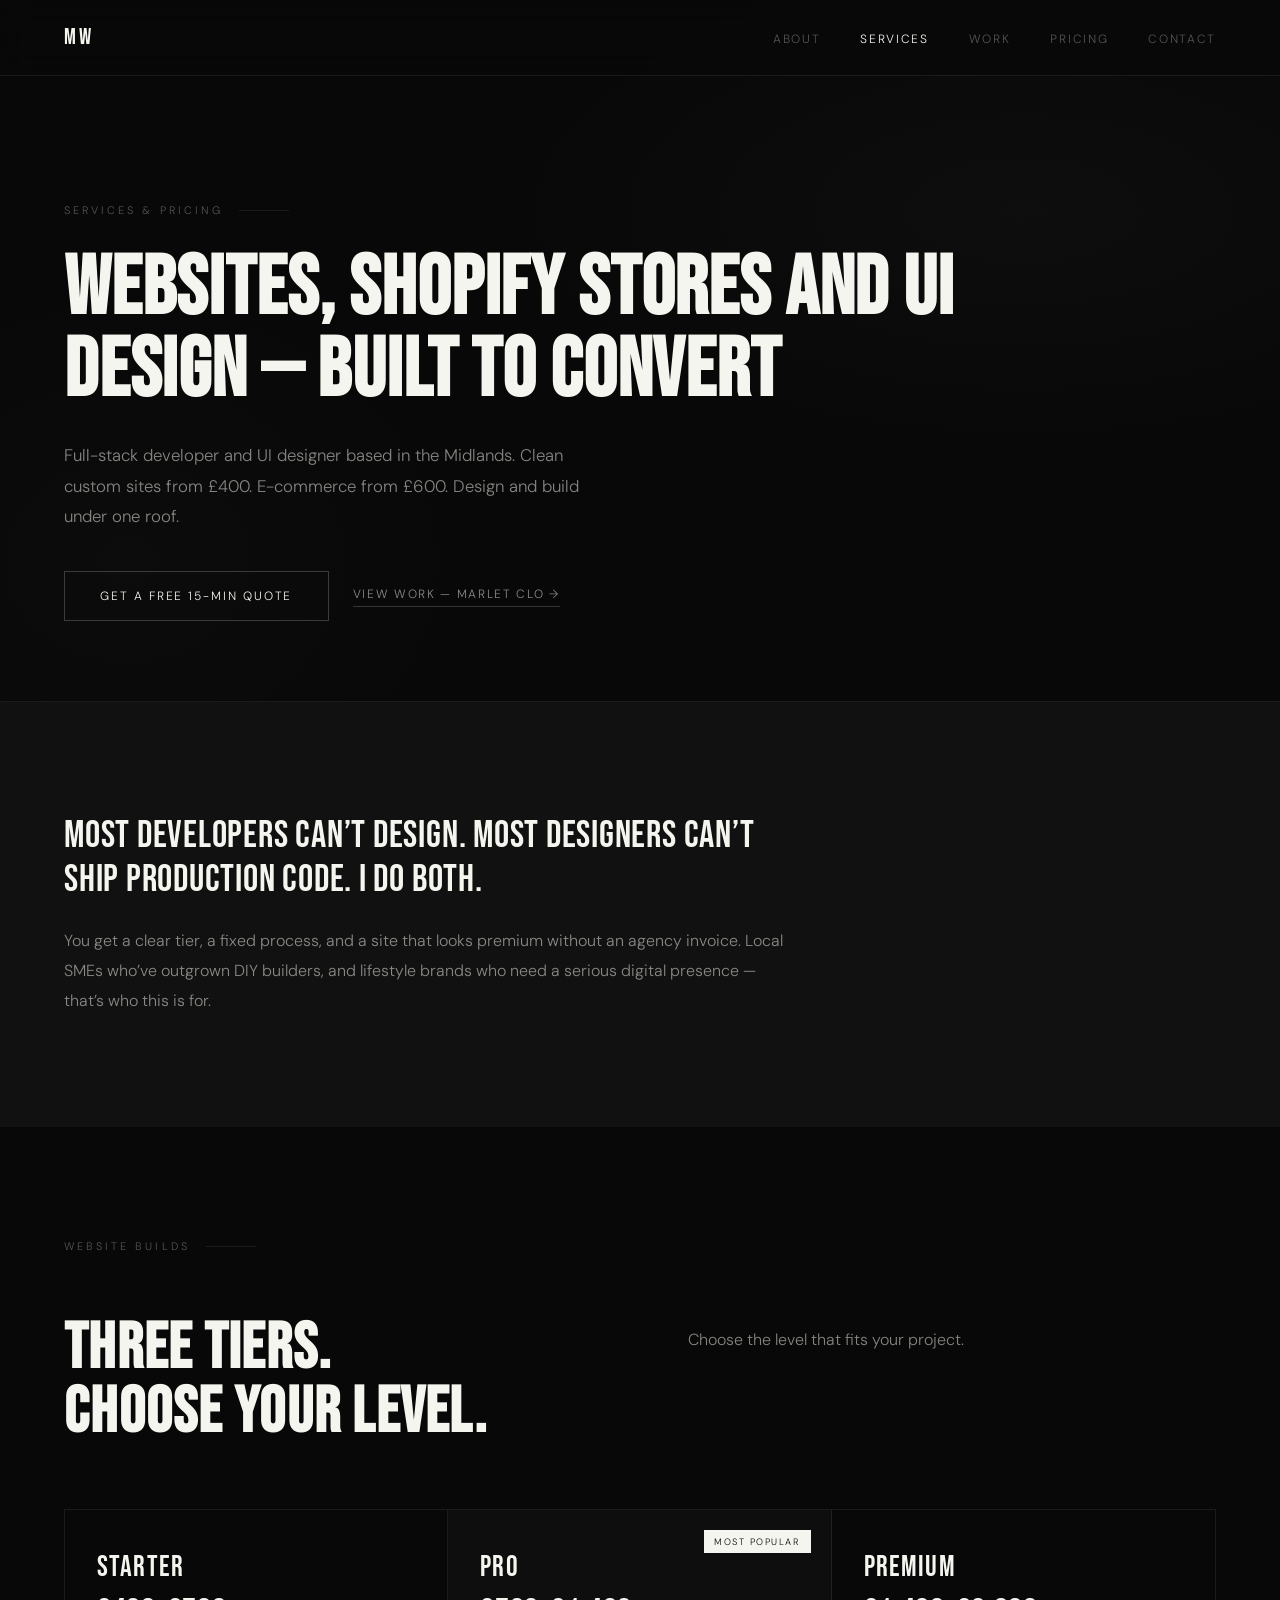
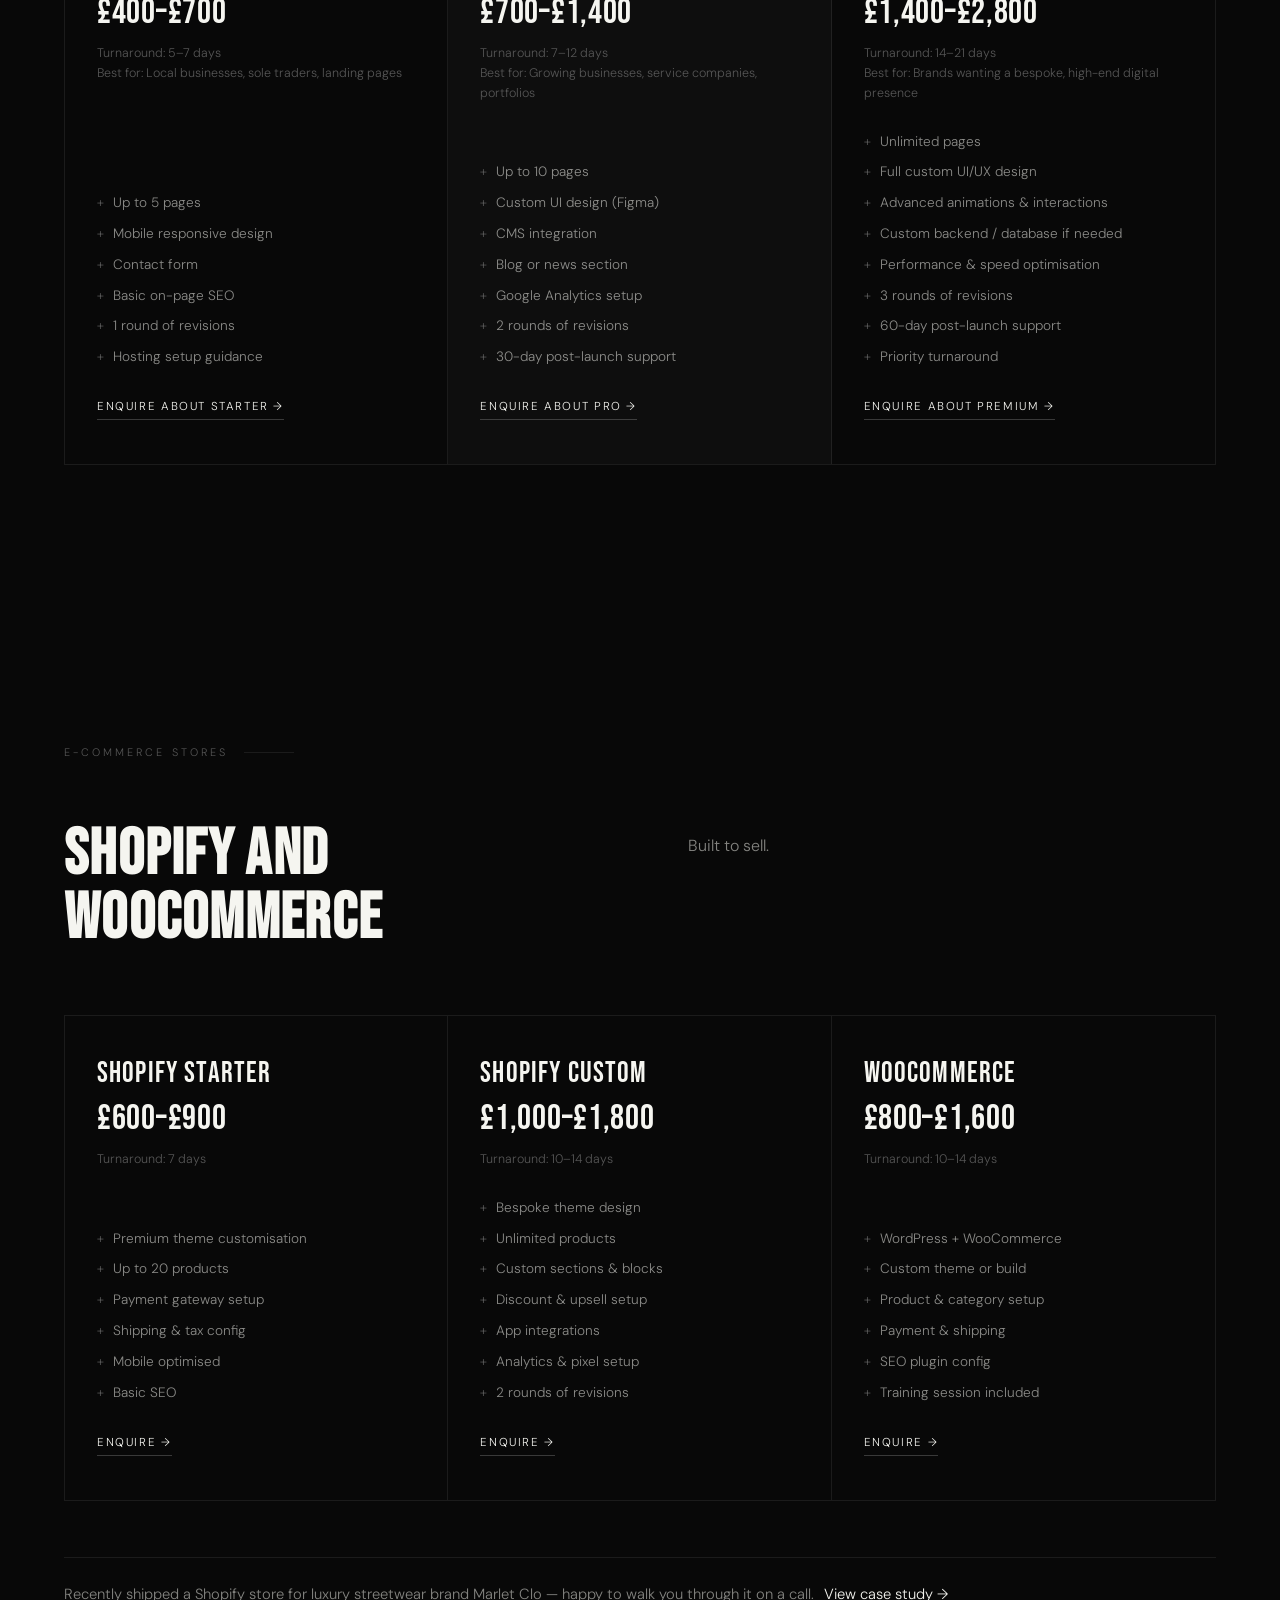
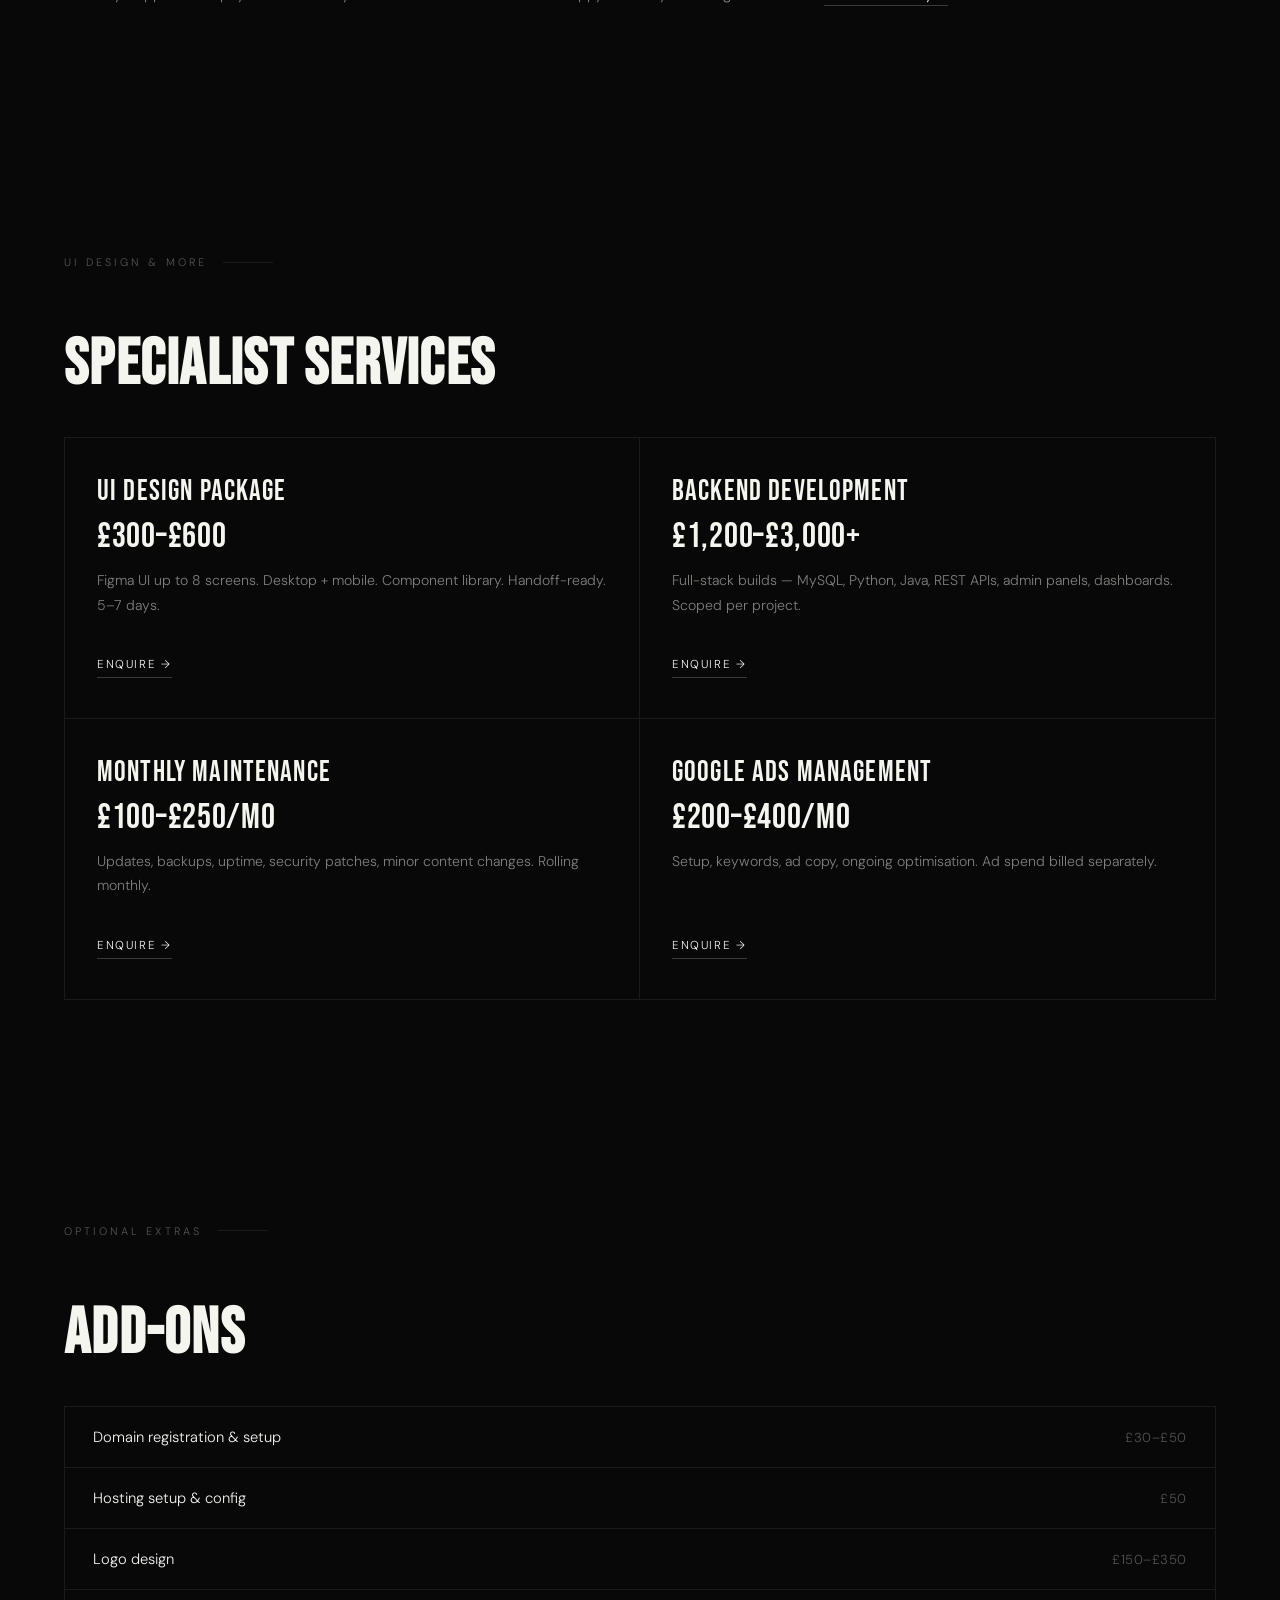
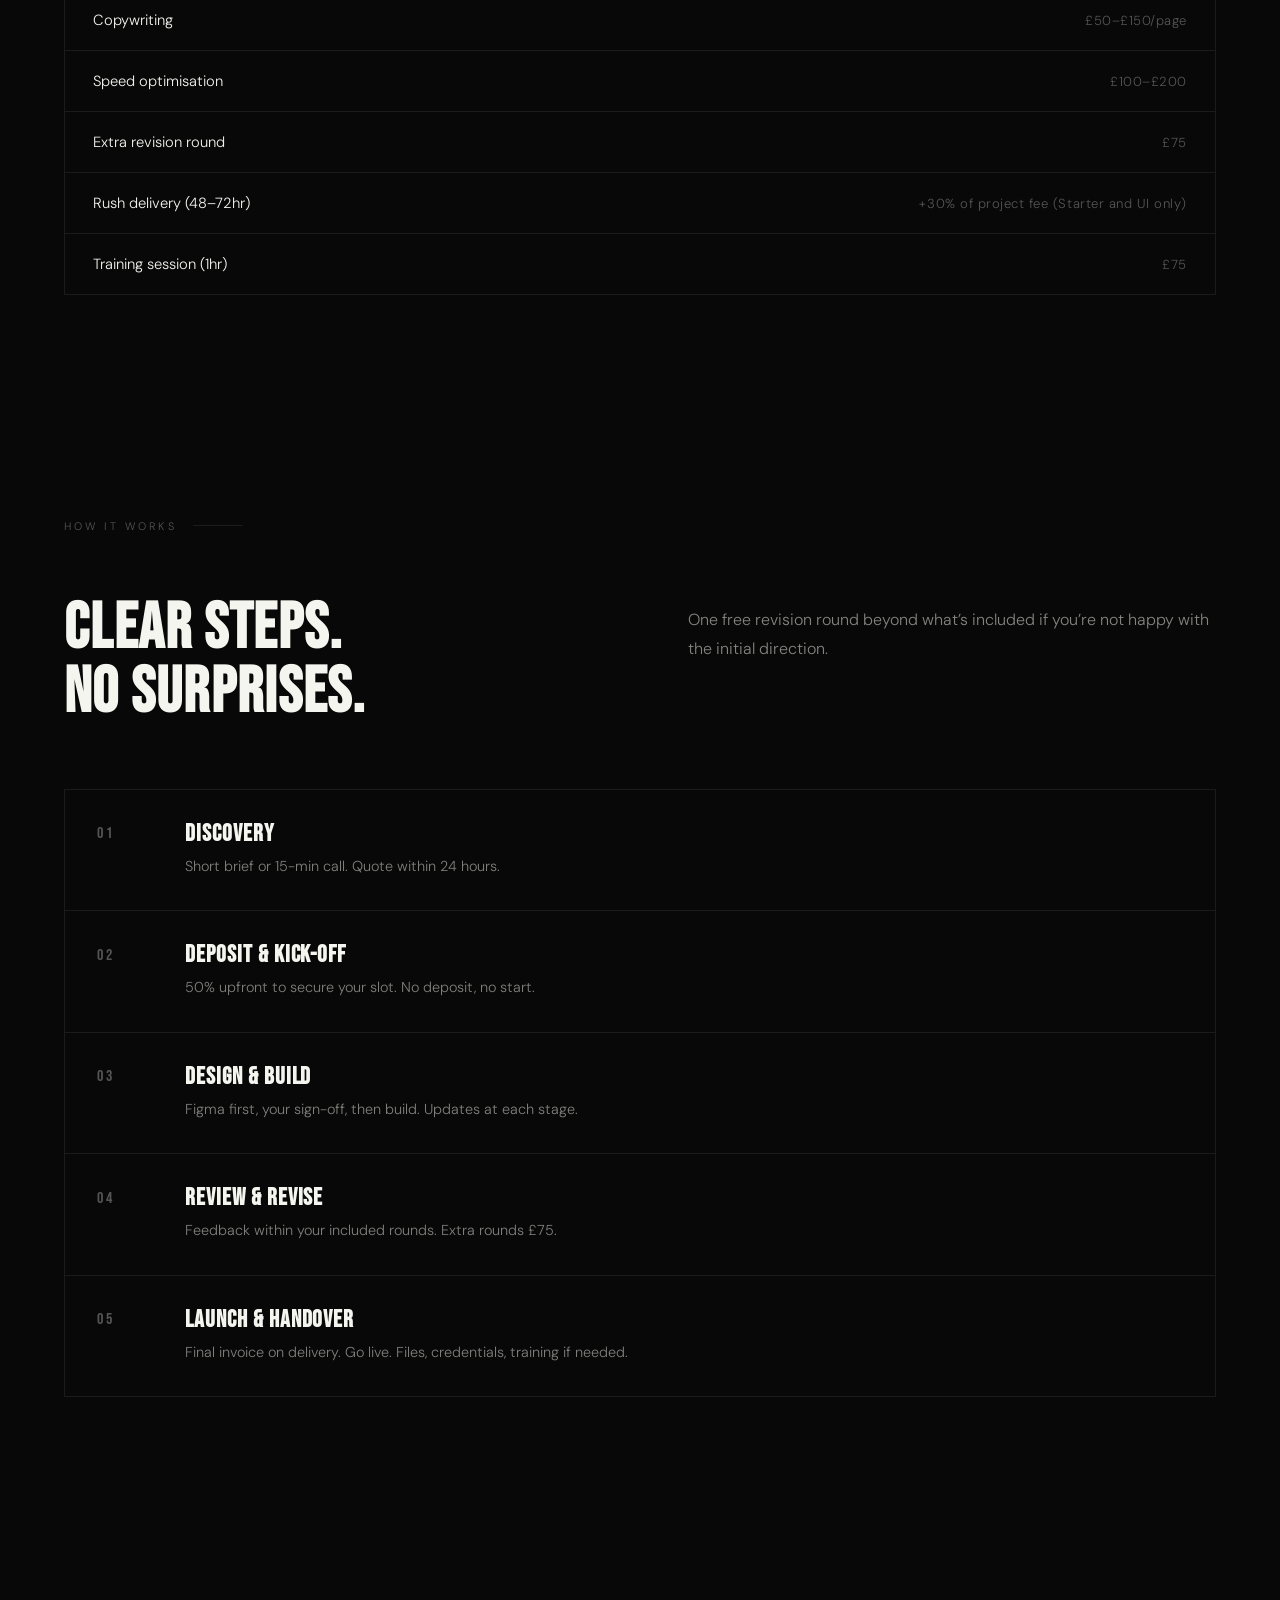
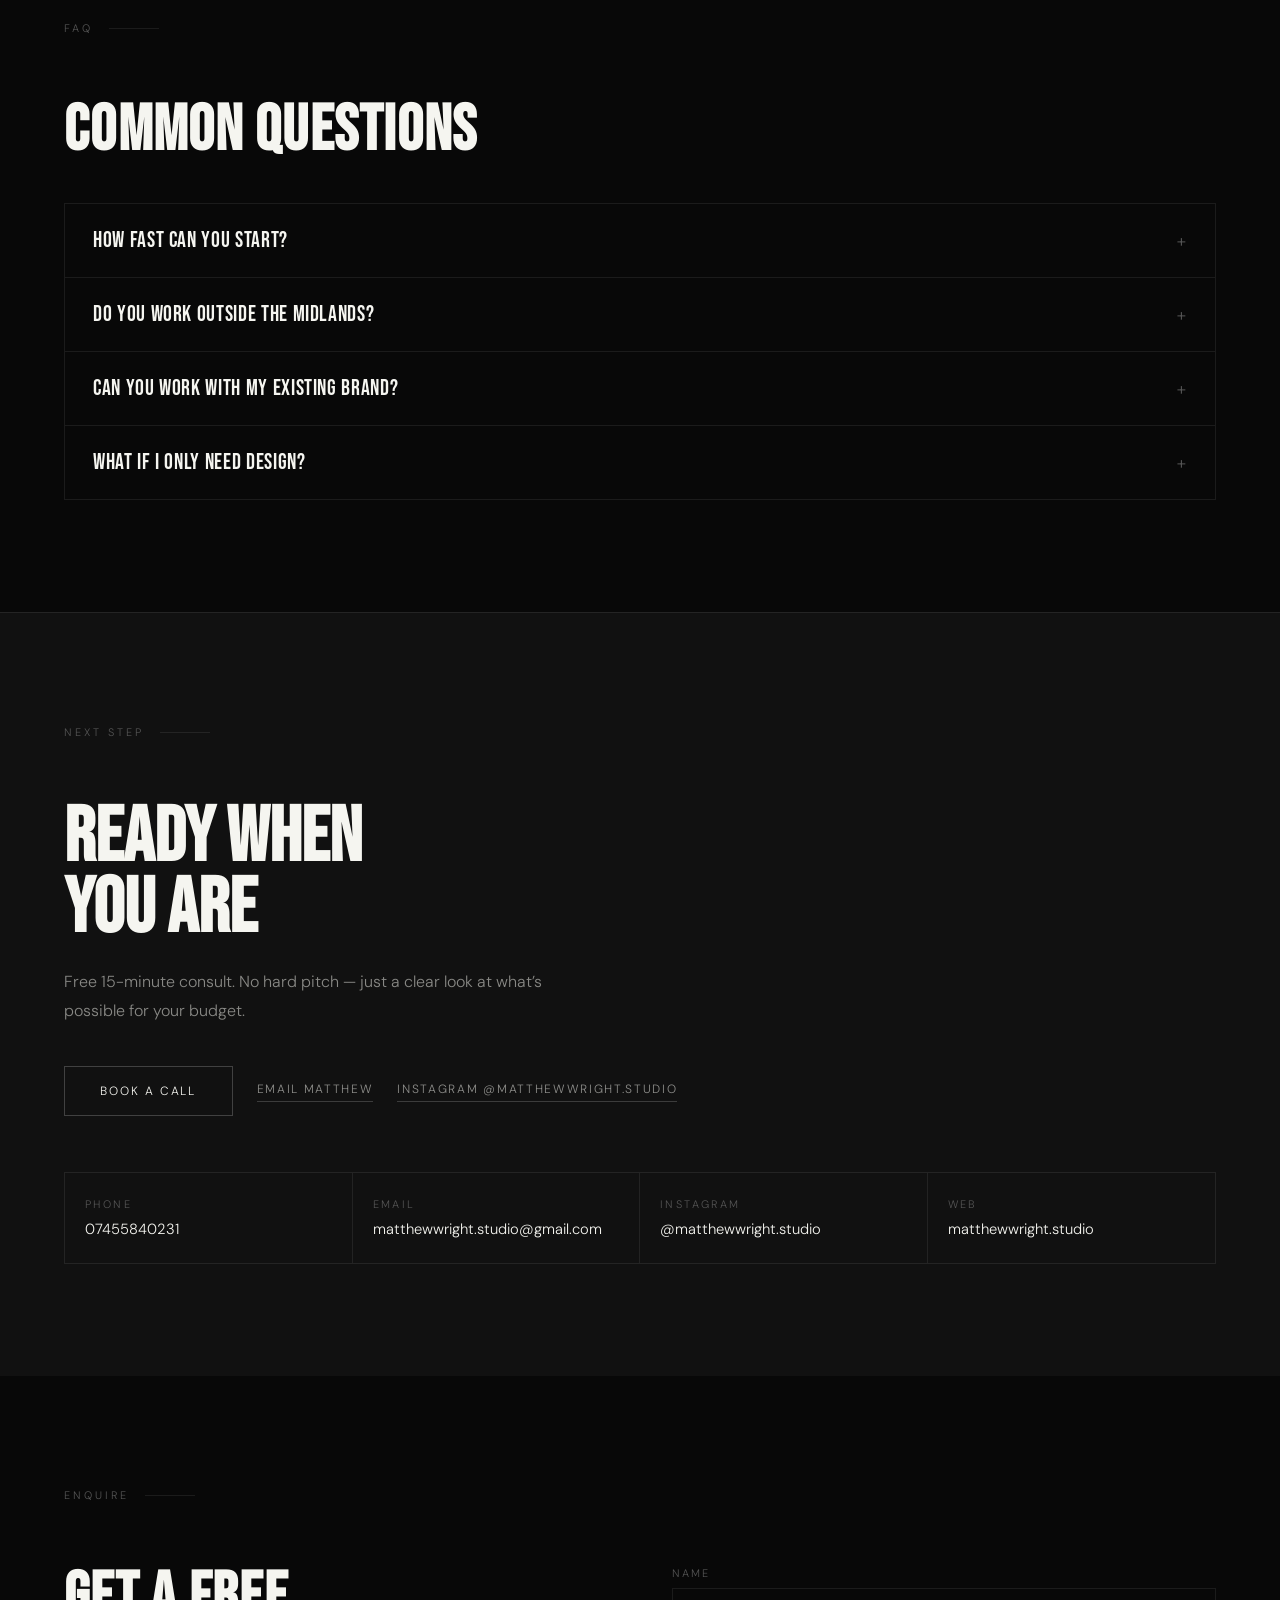
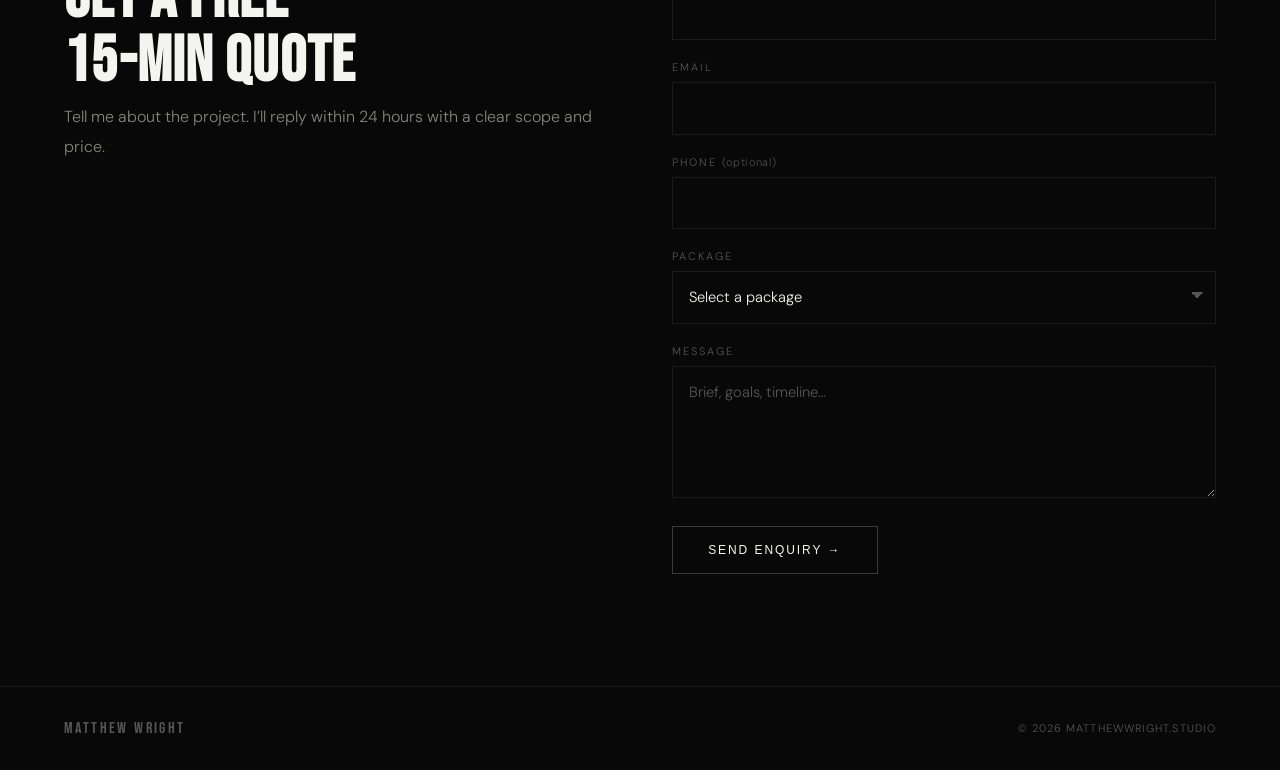
<file: portfolio-main/services.html>
<!DOCTYPE html>
<html lang="en-GB">
<head>
  <meta charset="UTF-8" />
  <!-- Google Analytics (GA4) G-S1R56M439S -->
  <script async src="https://www.googletagmanager.com/gtag/js?id=G-S1R56M439S"></script>
  <script>
    window.dataLayer = window.dataLayer || [];
    function gtag(){dataLayer.push(arguments);}
    gtag('js', new Date());
    gtag('config', 'G-S1R56M439S');
  </script>
  <meta name="viewport" content="width=device-width, initial-scale=1.0" />
  <meta name="theme-color" content="#080808" />
  <meta name="color-scheme" content="dark" />
  <meta name="robots" content="index,follow,max-image-preview:large" />
  <meta name="googlebot" content="index,follow,max-image-preview:large" />
  <meta name="author" content="Matthew Wright" />
  <meta name="geo.region" content="GB-ENG" />
  <meta name="geo.placename" content="Midlands, United Kingdom" />
  <meta name="ICBM" content="52.4862, -1.8904" />
  <meta name="language" content="en-GB" />
  <link rel="canonical" href="https://matthewwright.studio/services.html" />
  <link rel="alternate" hreflang="en-GB" href="https://matthewwright.studio/services.html" />
  <link rel="alternate" hreflang="x-default" href="https://matthewwright.studio/services.html" />
  <meta name="description" content="Custom websites from £400, Shopify from £600. Full-stack developer & UI designer — Midlands, UK. Clear tiers, 50% deposit, quote in 24 hours." />
  <title>Services &amp; Pricing | Matthew Wright Studio</title>
  <meta property="og:type" content="website" />
  <meta property="og:site_name" content="Matthew Wright Studio" />
  <meta property="og:locale" content="en_GB" />
  <meta property="og:title" content="Services & Pricing | Matthew Wright Studio" />
  <meta property="og:description" content="Custom websites from £400, Shopify from £600. Full-stack developer & UI designer — Midlands, UK. Clear tiers, 50% deposit, quote in 24 hours." />
  <meta property="og:url" content="https://matthewwright.studio/services.html" />
  <meta property="og:image" content="https://matthewwright.studio/marlet-clo.jpg" />
  <meta property="og:image:alt" content="Marlét Clo Shopify store by Matthew Wright" />
  <meta name="twitter:card" content="summary_large_image" />
  <meta name="twitter:title" content="Services & Pricing | Matthew Wright Studio" />
  <meta name="twitter:description" content="Custom websites from £400, Shopify from £600. Full-stack developer & UI designer — Midlands, UK. Clear tiers, 50% deposit, quote in 24 hours." />
  <meta name="twitter:image" content="https://matthewwright.studio/marlet-clo.jpg" />
  <link rel="icon" href="/favicon.svg" type="image/svg+xml" />
  <link rel="apple-touch-icon" href="/favicon.svg" />
  <link rel="manifest" href="/site.webmanifest" />
  <link rel="preconnect" href="https://fonts.googleapis.com" />
  <link rel="preconnect" href="https://fonts.gstatic.com" crossorigin />
  <link href="https://fonts.googleapis.com/css2?family=Bebas+Neue&family=DM+Sans:ital,opsz,wght@0,9..40,300;0,9..40,400;0,9..40,500;1,9..40,300&display=swap" rel="stylesheet" />
  <link rel="stylesheet" href="style.css" />
  <script type="application/ld+json">
{
  "@context": "https://schema.org",
  "@graph": [
    {
      "@type": [
        "Person",
        "ProfessionalService"
      ],
      "@id": "https://matthewwright.studio/#person",
      "name": "Matthew Wright",
      "url": "https://matthewwright.studio/",
      "image": "https://matthewwright.studio/marlet-clo.jpg",
      "email": "matthewwright.studio@gmail.com",
      "telephone": "+447455840231",
      "jobTitle": "Full-Stack Developer & UI Designer",
      "description": "Full-stack developer and UI designer based in the Midlands, UK. Custom websites, Shopify and WooCommerce stores, and UI design.",
      "areaServed": [
        {
          "@type": "AdministrativeArea",
          "name": "Midlands"
        },
        {
          "@type": "Country",
          "name": "United Kingdom"
        }
      ],
      "address": {
        "@type": "PostalAddress",
        "addressRegion": "West Midlands",
        "addressCountry": "GB"
      },
      "sameAs": [
        "https://matthewwright.studio/",
        "https://www.instagram.com/matthewwright.studio/",
        "https://github.com/m27w"
      ],
      "knowsAbout": [
        "Web design",
        "Shopify",
        "WooCommerce",
        "UI design",
        "Full-stack development"
      ],
      "priceRange": "£400–£2,800",
      "hasOfferCatalog": {
        "@type": "OfferCatalog",
        "name": "Website and e-commerce packages",
        "itemListElement": [
          {
            "@type": "Offer",
            "name": "Starter website",
            "price": "400",
            "priceCurrency": "GBP",
            "url": "https://matthewwright.studio/services.html"
          },
          {
            "@type": "Offer",
            "name": "Pro website",
            "price": "700",
            "priceCurrency": "GBP",
            "url": "https://matthewwright.studio/services.html"
          },
          {
            "@type": "Offer",
            "name": "Premium website",
            "price": "1400",
            "priceCurrency": "GBP",
            "url": "https://matthewwright.studio/services.html"
          },
          {
            "@type": "Offer",
            "name": "Shopify Starter",
            "price": "600",
            "priceCurrency": "GBP",
            "url": "https://matthewwright.studio/services.html"
          }
        ]
      }
    },
    {
      "@type": "WebSite",
      "@id": "https://matthewwright.studio/#website",
      "url": "https://matthewwright.studio/",
      "name": "Matthew Wright Studio",
      "inLanguage": "en-GB",
      "publisher": {
        "@id": "https://matthewwright.studio/#person"
      }
    }
  ]
}
  </script>
  <script type="application/ld+json">
{
  "@context": "https://schema.org",
  "@type": "FAQPage",
  "mainEntity": [
    {
      "@type": "Question",
      "name": "How fast can you start?",
      "acceptedAnswer": {
        "@type": "Answer",
        "text": "Quote within 24 hours of a clear brief. Work begins when the 50% deposit clears."
      }
    },
    {
      "@type": "Question",
      "name": "Do you work outside the Midlands?",
      "acceptedAnswer": {
        "@type": "Answer",
        "text": "Yes — remote-first. Midlands is home base for local SMEs who want someone nearby."
      }
    },
    {
      "@type": "Question",
      "name": "Can you work with my existing brand?",
      "acceptedAnswer": {
        "@type": "Answer",
        "text": "Yes. Bring colours, fonts, logo and reference sites in the brief form."
      }
    },
    {
      "@type": "Question",
      "name": "What if I only need design?",
      "acceptedAnswer": {
        "@type": "Answer",
        "text": "UI Design Package from £300–£600. Often leads into a full build later."
      }
    }
  ]
}
  </script>
</head>
<body>

  <!-- NAV -->
  <nav id="nav">
    <a href="index.html" class="nav-logo">MW</a>
    <ul class="nav-links">
      <li><a href="index.html#about">About</a></li>
      <li><a href="services.html" class="nav-active">Services</a></li>
      <li><a href="index.html#projects">Work</a></li>
      <li><a href="#website-builds">Pricing</a></li>
      <li><a href="#enquire">Contact</a></li>
    </ul>
    <button class="nav-burger" aria-label="Toggle menu" onclick="toggleMenu()">
      <span></span><span></span><span></span>
    </button>
  </nav>

  <!-- MOBILE MENU -->
  <div class="mobile-menu" id="mobileMenu">
    <ul>
      <li><a href="index.html#about" onclick="toggleMenu()">About</a></li>
      <li><a href="services.html" onclick="toggleMenu()">Services</a></li>
      <li><a href="index.html#projects" onclick="toggleMenu()">Work</a></li>
      <li><a href="#website-builds" onclick="toggleMenu()">Pricing</a></li>
      <li><a href="#enquire" onclick="toggleMenu()">Contact</a></li>
    </ul>
  </div>

  <!-- HERO -->
  <section class="svc-hero" id="hero">
    <div class="hero-bg"></div>
    <div class="svc-hero-content">
      <p class="section-label">Services &amp; pricing</p>
      <h1 class="svc-hero-title">Websites, Shopify stores and UI design — built to convert</h1>
      <p class="svc-hero-sub">Full-stack developer and UI designer based in the Midlands. Clean custom sites from £400. E-commerce from £600. Design and build under one roof.</p>
      <div class="svc-hero-ctas">
        <a href="#enquire" class="hero-cta">Get a free 15-min quote</a>
        <a href="marlet-clo.html" class="svc-cta-secondary">View work — Marlet Clo →</a>
      </div>
    </div>
  </section>

  <!-- INTRO -->
  <section class="svc-intro reveal" id="intro">
    <div class="svc-intro-inner">
      <p class="svc-intro-lead">Most developers can’t design. Most designers can’t ship production code. I do both.</p>
      <p class="svc-intro-body">You get a clear tier, a fixed process, and a site that looks premium without an agency invoice. Local SMEs who’ve outgrown DIY builders, and lifestyle brands who need a serious digital presence — that’s who this is for.</p>
    </div>
  </section>

  <!-- WEBSITE BUILDS -->
  <section class="reveal" id="website-builds">
    <p class="section-label">Website builds</p>
    <div class="pricing-intro">
      <h2 class="pricing-heading">Three tiers.<br />Choose your level.</h2>
      <p class="pricing-desc">Choose the level that fits your project.</p>
    </div>

    <div class="pricing-grid svc-pkg-grid">
      <div class="pricing-card">
        <p class="pricing-tier">Starter</p>
        <p class="pricing-price">£400–£700</p>
        <p class="pricing-meta">Turnaround: 5–7 days<br />Best for: Local businesses, sole traders, landing pages</p>
        <ul class="pricing-bullets">
          <li>Up to 5 pages</li>
          <li>Mobile responsive design</li>
          <li>Contact form</li>
          <li>Basic on-page SEO</li>
          <li>1 round of revisions</li>
          <li>Hosting setup guidance</li>
        </ul>
        <a href="?package=Starter#enquire" class="svc-pkg-cta" data-package="Starter">Enquire about Starter →</a>
      </div>

      <div class="pricing-card pricing-card--popular">
        <span class="pricing-badge">Most popular</span>
        <p class="pricing-tier">Pro</p>
        <p class="pricing-price">£700–£1,400</p>
        <p class="pricing-meta">Turnaround: 7–12 days<br />Best for: Growing businesses, service companies, portfolios</p>
        <ul class="pricing-bullets">
          <li>Up to 10 pages</li>
          <li>Custom UI design (Figma)</li>
          <li>CMS integration</li>
          <li>Blog or news section</li>
          <li>Google Analytics setup</li>
          <li>2 rounds of revisions</li>
          <li>30-day post-launch support</li>
        </ul>
        <a href="?package=Pro#enquire" class="svc-pkg-cta" data-package="Pro">Enquire about Pro →</a>
      </div>

      <div class="pricing-card">
        <p class="pricing-tier">Premium</p>
        <p class="pricing-price">£1,400–£2,800</p>
        <p class="pricing-meta">Turnaround: 14–21 days<br />Best for: Brands wanting a bespoke, high-end digital presence</p>
        <ul class="pricing-bullets">
          <li>Unlimited pages</li>
          <li>Full custom UI/UX design</li>
          <li>Advanced animations &amp; interactions</li>
          <li>Custom backend / database if needed</li>
          <li>Performance &amp; speed optimisation</li>
          <li>3 rounds of revisions</li>
          <li>60-day post-launch support</li>
          <li>Priority turnaround</li>
        </ul>
        <a href="?package=Premium#enquire" class="svc-pkg-cta" data-package="Premium">Enquire about Premium →</a>
      </div>
    </div>
  </section>

  <!-- E-COMMERCE -->
  <section class="reveal" id="ecommerce">
    <p class="section-label">E-commerce stores</p>
    <div class="pricing-intro">
      <h2 class="pricing-heading">Shopify and<br />WooCommerce</h2>
      <p class="pricing-desc">Built to sell.</p>
    </div>

    <div class="pricing-grid svc-pkg-grid">
      <div class="pricing-card">
        <p class="pricing-tier">Shopify Starter</p>
        <p class="pricing-price">£600–£900</p>
        <p class="pricing-meta">Turnaround: 7 days</p>
        <ul class="pricing-bullets">
          <li>Premium theme customisation</li>
          <li>Up to 20 products</li>
          <li>Payment gateway setup</li>
          <li>Shipping &amp; tax config</li>
          <li>Mobile optimised</li>
          <li>Basic SEO</li>
        </ul>
        <a href="?package=Shopify%20Starter#enquire" class="svc-pkg-cta" data-package="Shopify Starter">Enquire →</a>
      </div>

      <div class="pricing-card">
        <p class="pricing-tier">Shopify Custom</p>
        <p class="pricing-price">£1,000–£1,800</p>
        <p class="pricing-meta">Turnaround: 10–14 days</p>
        <ul class="pricing-bullets">
          <li>Bespoke theme design</li>
          <li>Unlimited products</li>
          <li>Custom sections &amp; blocks</li>
          <li>Discount &amp; upsell setup</li>
          <li>App integrations</li>
          <li>Analytics &amp; pixel setup</li>
          <li>2 rounds of revisions</li>
        </ul>
        <a href="?package=Shopify%20Custom#enquire" class="svc-pkg-cta" data-package="Shopify Custom">Enquire →</a>
      </div>

      <div class="pricing-card">
        <p class="pricing-tier">WooCommerce</p>
        <p class="pricing-price">£800–£1,600</p>
        <p class="pricing-meta">Turnaround: 10–14 days</p>
        <ul class="pricing-bullets">
          <li>WordPress + WooCommerce</li>
          <li>Custom theme or build</li>
          <li>Product &amp; category setup</li>
          <li>Payment &amp; shipping</li>
          <li>SEO plugin config</li>
          <li>Training session included</li>
        </ul>
        <a href="?package=WooCommerce#enquire" class="svc-pkg-cta" data-package="WooCommerce">Enquire →</a>
      </div>
    </div>

    <p class="svc-proof">Recently shipped a Shopify store for luxury streetwear brand Marlet Clo — happy to walk you through it on a call. <a href="marlet-clo.html">View case study →</a></p>
  </section>

  <!-- UI & SPECIALIST -->
  <section class="reveal" id="specialist">
    <p class="section-label">UI design &amp; more</p>
    <h2 class="pricing-heading svc-section-heading">Specialist services</h2>

    <div class="svc-specialist-grid">
      <div class="svc-specialist-card">
        <p class="pricing-tier">UI Design Package</p>
        <p class="pricing-price">£300–£600</p>
        <p class="svc-specialist-detail">Figma UI up to 8 screens. Desktop + mobile. Component library. Handoff-ready. 5–7 days.</p>
        <a href="?package=UI#enquire" class="svc-pkg-cta" data-package="UI">Enquire →</a>
      </div>
      <div class="svc-specialist-card">
        <p class="pricing-tier">Backend Development</p>
        <p class="pricing-price">£1,200–£3,000+</p>
        <p class="svc-specialist-detail">Full-stack builds — MySQL, Python, Java, REST APIs, admin panels, dashboards. Scoped per project.</p>
        <a href="?package=Other#enquire" class="svc-pkg-cta" data-package="Other">Enquire →</a>
      </div>
      <div class="svc-specialist-card">
        <p class="pricing-tier">Monthly Maintenance</p>
        <p class="pricing-price">£100–£250/mo</p>
        <p class="svc-specialist-detail">Updates, backups, uptime, security patches, minor content changes. Rolling monthly.</p>
        <a href="?package=Other#enquire" class="svc-pkg-cta" data-package="Other">Enquire →</a>
      </div>
      <div class="svc-specialist-card">
        <p class="pricing-tier">Google Ads Management</p>
        <p class="pricing-price">£200–£400/mo</p>
        <p class="svc-specialist-detail">Setup, keywords, ad copy, ongoing optimisation. Ad spend billed separately.</p>
        <a href="?package=Other#enquire" class="svc-pkg-cta" data-package="Other">Enquire →</a>
      </div>
    </div>
  </section>

  <!-- ADD-ONS -->
  <section class="reveal" id="addons">
    <p class="section-label">Optional extras</p>
    <h2 class="pricing-heading svc-section-heading">Add-ons</h2>
    <ul class="svc-addons-list">
      <li><span>Domain registration &amp; setup</span><span>£30–£50</span></li>
      <li><span>Hosting setup &amp; config</span><span>£50</span></li>
      <li><span>Logo design</span><span>£150–£350</span></li>
      <li><span>Copywriting</span><span>£50–£150/page</span></li>
      <li><span>Speed optimisation</span><span>£100–£200</span></li>
      <li><span>Extra revision round</span><span>£75</span></li>
      <li><span>Rush delivery (48–72hr)</span><span>+30% of project fee (Starter and UI only)</span></li>
      <li><span>Training session (1hr)</span><span>£75</span></li>
    </ul>
  </section>

  <!-- PROCESS -->
  <section class="reveal" id="process">
    <p class="section-label">How it works</p>
    <div class="pricing-intro">
      <h2 class="pricing-heading">Clear steps.<br />No surprises.</h2>
      <p class="pricing-desc">One free revision round beyond what’s included if you’re not happy with the initial direction.</p>
    </div>

    <ol class="svc-process-list">
      <li>
        <span class="svc-process-num">01</span>
        <div>
          <h3 class="svc-process-title">Discovery</h3>
          <p class="svc-process-desc">Short brief or 15-min call. Quote within 24 hours.</p>
        </div>
      </li>
      <li>
        <span class="svc-process-num">02</span>
        <div>
          <h3 class="svc-process-title">Deposit &amp; kick-off</h3>
          <p class="svc-process-desc">50% upfront to secure your slot. No deposit, no start.</p>
        </div>
      </li>
      <li>
        <span class="svc-process-num">03</span>
        <div>
          <h3 class="svc-process-title">Design &amp; build</h3>
          <p class="svc-process-desc">Figma first, your sign-off, then build. Updates at each stage.</p>
        </div>
      </li>
      <li>
        <span class="svc-process-num">04</span>
        <div>
          <h3 class="svc-process-title">Review &amp; revise</h3>
          <p class="svc-process-desc">Feedback within your included rounds. Extra rounds £75.</p>
        </div>
      </li>
      <li>
        <span class="svc-process-num">05</span>
        <div>
          <h3 class="svc-process-title">Launch &amp; handover</h3>
          <p class="svc-process-desc">Final invoice on delivery. Go live. Files, credentials, training if needed.</p>
        </div>
      </li>
    </ol>
  </section>

  <!-- FAQ -->
  <section class="reveal" id="faq">
    <p class="section-label">FAQ</p>
    <h2 class="pricing-heading svc-section-heading">Common questions</h2>
    <div class="svc-faq">
      <details class="svc-faq-item">
        <summary>How fast can you start?</summary>
        <p>Quote within 24 hours of a clear brief. Work begins when the 50% deposit clears.</p>
      </details>
      <details class="svc-faq-item">
        <summary>Do you work outside the Midlands?</summary>
        <p>Yes — remote-first. Midlands is home base for local SMEs who want someone nearby.</p>
      </details>
      <details class="svc-faq-item">
        <summary>Can you work with my existing brand?</summary>
        <p>Yes. Bring colours, fonts, logo and reference sites in the brief form.</p>
      </details>
      <details class="svc-faq-item">
        <summary>What if I only need design?</summary>
        <p>UI Design Package from £300–£600. Often leads into a full build later.</p>
      </details>
    </div>
  </section>

  <!-- FINAL CTA + CONTACT STRIP -->
  <section class="reveal svc-final-cta" id="ready">
    <p class="section-label">Next step</p>
    <h2 class="contact-heading">Ready when<br />you are</h2>
    <p class="svc-final-body">Free 15-minute consult. No hard pitch — just a clear look at what’s possible for your budget.</p>
    <div class="svc-final-btns">
      <a href="#enquire" class="hero-cta">Book a call</a>
      <a href="mailto:matthewwright.studio@gmail.com" class="svc-cta-secondary">Email Matthew</a>
      <a href="https://instagram.com/matthewwright.studio" target="_blank" rel="noopener noreferrer" class="svc-cta-secondary">Instagram @matthewwright.studio</a>
    </div>
    <div class="svc-contact-strip">
      <div class="svc-contact-item">
        <span class="contact-type">Phone</span>
        <a href="tel:07455840231" class="contact-val">07455840231</a>
      </div>
      <div class="svc-contact-item">
        <span class="contact-type">Email</span>
        <a href="mailto:matthewwright.studio@gmail.com" class="contact-val">matthewwright.studio@gmail.com</a>
      </div>
      <div class="svc-contact-item">
        <span class="contact-type">Instagram</span>
        <a href="https://instagram.com/matthewwright.studio" target="_blank" rel="noopener noreferrer" class="contact-val">@matthewwright.studio</a>
      </div>
      <div class="svc-contact-item">
        <span class="contact-type">Web</span>
        <a href="https://matthewwright.studio" class="contact-val">matthewwright.studio</a>
      </div>
    </div>
  </section>

  <!-- ENQUIRE FORM -->
  <!--
    FORMSPREE: wired to https://formspree.io/f/mrpgrqwo (Portfolio Enquiry).
    Until then, form action will not deliver. Mailto fallback:
    matthewwright.studio@gmail.com
  -->
  <section class="reveal" id="enquire">
    <p class="section-label">Enquire</p>
    <div class="svc-enquire-grid">
      <div>
        <h2 class="pricing-heading">Get a free<br />15-min quote</h2>
        <p class="pricing-desc">Tell me about the project. I’ll reply within 24 hours with a clear scope and price.</p>
      </div>
      <form class="svc-form" action="https://formspree.io/f/mrpgrqwo" method="POST">
        <div class="svc-form-row">
          <label for="name">Name</label>
          <input type="text" id="name" name="name" required autocomplete="name" />
        </div>
        <div class="svc-form-row">
          <label for="email">Email</label>
          <input type="email" id="email" name="email" required autocomplete="email" />
        </div>
        <div class="svc-form-row">
          <label for="phone">Phone <span class="svc-optional">(optional)</span></label>
          <input type="tel" id="phone" name="phone" autocomplete="tel" />
        </div>
        <div class="svc-form-row">
          <label for="package">Package</label>
          <select id="package" name="package">
            <option value="">Select a package</option>
            <option value="Starter">Starter</option>
            <option value="Pro">Pro</option>
            <option value="Premium">Premium</option>
            <option value="Shopify Starter">Shopify Starter</option>
            <option value="Shopify Custom">Shopify Custom</option>
            <option value="WooCommerce">WooCommerce</option>
            <option value="UI">UI</option>
            <option value="Other">Other</option>
          </select>
        </div>
        <div class="svc-form-row">
          <label for="message">Message</label>
          <textarea id="message" name="message" rows="5" required placeholder="Brief, goals, timeline…"></textarea>
        </div>
        <button type="submit" class="hero-cta svc-form-submit">Send enquiry →</button>
      </form>
    </div>
  </section>

  <!-- FOOTER -->
  <footer>
    <span class="footer-logo">Matthew Wright</span>
    <span class="footer-copy">© 2026 matthewwright.studio</span>
  </footer>

  <script src="script.js"></script>
</body>
</html>
</file>
<file: style.css>
/* =====================
   RESET & ROOT
===================== */
*, *::before, *::after {
  margin: 0;
  padding: 0;
  box-sizing: border-box;
}

:root {
  --black: #080808;
  --white: #f5f5f0;
  --grey: #111111;
  --mid: #1e1e1e;
  --muted: #555555;
  --border: rgba(255, 255, 255, 0.08);
  --border-hover: rgba(255, 255, 255, 0.22);
  --font-display: 'Bebas Neue', sans-serif;
  --font-body: 'DM Sans', sans-serif;
}

html {
  scroll-behavior: smooth;
  font-size: 16px;
}

body {
  background: var(--black);
  color: var(--white);
  font-family: var(--font-body);
  font-weight: 300;
  overflow-x: hidden;
  -webkit-font-smoothing: antialiased;
}

img {
  display: block;
  max-width: 100%;
}

.project-img picture,
.cs-hero-img picture {
  display: block;
  width: 100%;
  height: 100%;
}

.project-img picture img,
.cs-hero-img picture img {
  width: 100%;
  height: 100%;
  object-fit: cover;
}

a {
  color: inherit;
  text-decoration: none;
}

ul {
  list-style: none;
}

/* =====================
   NAV
===================== */
#nav {
  position: fixed;
  top: 0;
  left: 0;
  right: 0;
  z-index: 200;
  display: flex;
  justify-content: space-between;
  align-items: center;
  padding: 1.5rem 4rem;
  background: rgba(8, 8, 8, 0.88);
  backdrop-filter: blur(14px);
  -webkit-backdrop-filter: blur(14px);
  border-bottom: 1px solid var(--border);
  transition: padding 0.3s;
}

#nav.scrolled {
  padding: 1rem 4rem;
}

.nav-logo {
  font-family: var(--font-display);
  font-size: 1.4rem;
  letter-spacing: 0.15em;
  color: var(--white);
}

.nav-links {
  display: flex;
  gap: 2.5rem;
}

.nav-links a {
  color: var(--muted);
  font-size: 0.75rem;
  letter-spacing: 0.14em;
  text-transform: uppercase;
  transition: color 0.2s;
}

.nav-links a:hover {
  color: var(--white);
}

.nav-burger {
  display: none;
  flex-direction: column;
  gap: 5px;
  background: none;
  border: none;
  cursor: pointer;
  padding: 4px;
}

.nav-burger span {
  display: block;
  width: 22px;
  height: 1px;
  background: var(--white);
  transition: all 0.3s;
}

/* =====================
   MOBILE MENU
===================== */
.mobile-menu {
  display: none;
  position: fixed;
  inset: 0;
  z-index: 150;
  background: var(--black);
  flex-direction: column;
  align-items: center;
  justify-content: center;
}

.mobile-menu.open {
  display: flex;
}

.mobile-menu ul {
  display: flex;
  flex-direction: column;
  gap: 2.5rem;
  text-align: center;
}

.mobile-menu a {
  font-family: var(--font-display);
  font-size: 3rem;
  letter-spacing: 0.1em;
  color: var(--white);
}

/* =====================
   HERO
===================== */
.hero {
  min-height: 100vh;
  display: flex;
  flex-direction: column;
  justify-content: flex-end;
  padding: 0 4rem 5rem;
  position: relative;
  overflow: hidden;
}

.hero-bg {
  position: absolute;
  inset: 0;
  pointer-events: none;
  background:
    radial-gradient(ellipse 60% 50% at 80% 30%, rgba(255, 255, 255, 0.025) 0%, transparent 70%),
    radial-gradient(ellipse 40% 60% at 10% 80%, rgba(255, 255, 255, 0.015) 0%, transparent 70%);
}

.scroll-line {
  position: absolute;
  right: 4rem;
  top: 50%;
  width: 1px;
  height: 80px;
  background: linear-gradient(to bottom, transparent, rgba(255, 255, 255, 0.18));
  transform: translateY(-50%);
}

.hero-content {
  position: relative;
  z-index: 1;
}

.hero-tag {
  font-size: 0.72rem;
  letter-spacing: 0.22em;
  text-transform: uppercase;
  color: var(--muted);
  margin-bottom: 1.5rem;
  animation: fadeUp 0.8s ease 0.1s both;
}

.hero-title {
  font-family: var(--font-display);
  font-size: clamp(5rem, 13vw, 11rem);
  line-height: 0.9;
  letter-spacing: -0.01em;
  color: var(--white);
  margin-bottom: 2.5rem;
  animation: fadeUp 0.8s ease 0.25s both;
}

.hero-title span {
  display: block;
  color: transparent;
  -webkit-text-stroke: 1px rgba(255, 255, 255, 0.2);
}

.hero-sub {
  display: flex;
  align-items: flex-end;
  justify-content: space-between;
  gap: 2rem;
  animation: fadeUp 0.8s ease 0.45s both;
}

.hero-ctas {
  display: flex;
  flex-wrap: wrap;
  gap: 0.75rem;
  justify-content: flex-end;
}

.hero-cta--ghost {
  background: transparent;
  color: var(--white);
  border: 1px solid rgba(255, 255, 255, 0.28);
}

.hero-cta--ghost:hover {
  background: rgba(255, 255, 255, 0.08);
  color: var(--white);
}

.hero-desc {
  max-width: 400px;
  font-size: 1rem;
  line-height: 1.75;
  color: rgba(245, 245, 240, 0.5);
  font-weight: 300;
}

.hero-cta {
  display: inline-flex;
  align-items: center;
  gap: 0.75rem;
  padding: 1rem 2.2rem;
  border: 1px solid rgba(255, 255, 255, 0.2);
  color: var(--white);
  font-size: 0.75rem;
  letter-spacing: 0.16em;
  text-transform: uppercase;
  white-space: nowrap;
  transition: background 0.2s, color 0.2s;
}

.hero-cta:hover {
  background: var(--white);
  color: var(--black);
}

/* =====================
   SECTION SHARED
===================== */
section {
  padding: 7rem 4rem;
}

.section-label {
  font-size: 0.68rem;
  letter-spacing: 0.28em;
  text-transform: uppercase;
  color: var(--muted);
  margin-bottom: 4rem;
  display: flex;
  align-items: center;
  gap: 1rem;
}

.section-label::after {
  content: '';
  width: 50px;
  height: 1px;
  background: var(--border);
}

/* =====================
   ABOUT
===================== */
#about {
  border-top: 1px solid var(--border);
}

.about-grid {
  display: grid;
  grid-template-columns: 1fr 1fr;
  gap: 6rem;
  align-items: start;
  margin-bottom: 4rem;
}

.about-heading {
  font-family: var(--font-display);
  font-size: clamp(2.5rem, 5vw, 4rem);
  line-height: 1;
  letter-spacing: 0.02em;
  color: var(--white);
}

.about-text {
  font-size: 1rem;
  line-height: 1.85;
  color: rgba(245, 245, 240, 0.52);
  margin-bottom: 2.5rem;
}

.skills-grid {
  display: flex;
  flex-wrap: wrap;
  gap: 0.5rem;
}

.skill-tag {
  padding: 0.4rem 0.9rem;
  border: 1px solid var(--border);
  font-size: 0.7rem;
  letter-spacing: 0.1em;
  text-transform: uppercase;
  color: var(--muted);
  transition: border-color 0.2s, color 0.2s;
}

.skill-tag:hover {
  border-color: var(--border-hover);
  color: var(--white);
}

.stats-row {
  display: grid;
  grid-template-columns: repeat(3, 1fr);
  border: 1px solid var(--border);
}

.stat {
  padding: 2.5rem 2rem;
  border-right: 1px solid var(--border);
}

.stat:last-child {
  border-right: none;
}

.stat-num {
  font-family: var(--font-display);
  font-size: 3.5rem;
  color: var(--white);
  line-height: 1;
  display: block;
}

.stat-label {
  font-size: 0.68rem;
  letter-spacing: 0.16em;
  text-transform: uppercase;
  color: var(--muted);
  margin-top: 0.5rem;
}

/* =====================
   PROJECTS
===================== */
#projects {
  border-top: 1px solid var(--border);
}

.project-main {
  display: grid;
  grid-template-columns: 1fr 1fr;
  border: 1px solid var(--border);
  margin-bottom: 1.5rem;
  overflow: hidden;
  transition: border-color 0.3s;
  cursor: pointer;
}

.project-main:hover {
  border-color: var(--border-hover);
}

.project-img {
  aspect-ratio: 16 / 10;
  overflow: hidden;
  background: var(--mid);
}

.project-img img {
  width: 100%;
  height: 100%;
  object-fit: cover;
  filter: grayscale(15%) brightness(0.82);
  transition: filter 0.5s, transform 0.6s;
}

.project-main:hover .project-img img {
  filter: grayscale(0%) brightness(1);
  transform: scale(1.04);
}

.project-info {
  padding: 3rem;
  display: flex;
  flex-direction: column;
  justify-content: space-between;
  border-left: 1px solid var(--border);
}

.project-num {
  font-family: var(--font-display);
  font-size: 0.85rem;
  letter-spacing: 0.22em;
  color: var(--muted);
}

.project-name {
  font-family: var(--font-display);
  font-size: clamp(2rem, 3vw, 3rem);
  letter-spacing: 0.05em;
  color: var(--white);
  margin: 1rem 0 0.75rem;
}

.project-desc {
  font-size: 0.88rem;
  line-height: 1.75;
  color: rgba(245, 245, 240, 0.48);
  flex: 1;
  margin-bottom: 2rem;
}

.project-tags {
  display: flex;
  flex-wrap: wrap;
  gap: 0.4rem;
  margin-bottom: 2rem;
}

.project-tag {
  padding: 0.3rem 0.7rem;
  border: 1px solid var(--border);
  font-size: 0.62rem;
  letter-spacing: 0.1em;
  text-transform: uppercase;
  color: var(--muted);
}

.project-link {
  display: inline-flex;
  align-items: center;
  gap: 0.5rem;
  font-size: 0.72rem;
  letter-spacing: 0.16em;
  text-transform: uppercase;
  color: var(--white);
  border-bottom: 1px solid rgba(255, 255, 255, 0.18);
  padding-bottom: 0.3rem;
  align-self: flex-start;
  transition: border-color 0.2s;
}

.project-link:hover {
  border-color: var(--white);
}

/* Project 02 — Self Preview */
.project-img--self {
  background: var(--grey);
  display: flex;
  align-items: center;
  justify-content: center;
}

.project-self-preview {
  width: 100%;
  height: 100%;
  padding: 2.5rem;
  display: flex;
  flex-direction: column;
  justify-content: space-between;
  font-family: var(--font-body);
  transition: filter 0.5s;
  filter: brightness(0.82);
}

.project-main:hover .project-self-preview {
  filter: brightness(1);
}

.psp-nav {
  display: flex;
  justify-content: space-between;
  font-family: var(--font-display);
  font-size: 0.9rem;
  letter-spacing: 0.18em;
  color: var(--muted);
}

.psp-title {
  font-family: var(--font-display);
  font-size: clamp(2.2rem, 5vw, 3.8rem);
  line-height: 0.92;
  letter-spacing: 0.02em;
  color: transparent;
  -webkit-text-stroke: 1px rgba(255, 255, 255, 0.18);
}

.psp-tags {
  display: flex;
  gap: 0.5rem;
  flex-wrap: wrap;
}

.psp-tags span {
  padding: 0.28rem 0.6rem;
  border: 1px solid var(--border);
  font-size: 0.58rem;
  letter-spacing: 0.1em;
  text-transform: uppercase;
  color: var(--muted);
}

/* More Work Callout */
.more-work-banner {
  border: 1px solid rgba(255, 255, 255, 0.16);
  background: linear-gradient(135deg, rgba(255, 255, 255, 0.035) 0%, transparent 60%);
  padding: 3.5rem;
  display: grid;
  grid-template-columns: 1fr auto;
  gap: 2.5rem;
  align-items: center;
}

.more-work-tag {
  font-size: 0.68rem;
  letter-spacing: 0.24em;
  text-transform: uppercase;
  color: var(--white);
  margin-bottom: 1rem;
}

.more-work-heading {
  font-family: var(--font-display);
  font-size: clamp(1.8rem, 3vw, 2.6rem);
  line-height: 1.1;
  letter-spacing: 0.02em;
  color: var(--white);
  margin-bottom: 1rem;
}

.more-work-desc {
  font-size: 0.92rem;
  line-height: 1.75;
  color: rgba(245, 245, 240, 0.55);
  max-width: 460px;
}

.more-work-cta {
  display: inline-flex;
  align-items: center;
  gap: 0.75rem;
  padding: 1.1rem 2.4rem;
  border: 1px solid rgba(255, 255, 255, 0.3);
  color: var(--white);
  font-size: 0.78rem;
  letter-spacing: 0.16em;
  text-transform: uppercase;
  white-space: nowrap;
  transition: background 0.2s, color 0.2s;
}

.more-work-cta:hover {
  background: var(--white);
  color: var(--black);
}

/* =====================
   CONTACT
===================== */
#contact {
  border-top: 1px solid var(--border);
  background: var(--grey);
}

.contact-inner {
  display: grid;
  grid-template-columns: 1fr 1fr;
  gap: 6rem;
  align-items: start;
}

.contact-heading {
  font-family: var(--font-display);
  font-size: clamp(3rem, 6vw, 5.5rem);
  line-height: 0.92;
  color: var(--white);
}

.contact-note {
  font-size: 0.82rem;
  color: var(--muted);
  margin-top: 1.5rem;
  letter-spacing: 0.05em;
}

.contact-items {
  display: flex;
  flex-direction: column;
}

.contact-row {
  display: flex;
  justify-content: space-between;
  align-items: center;
  padding: 1.75rem 0;
  border-bottom: 1px solid var(--border);
}

.contact-row:first-child {
  border-top: 1px solid var(--border);
}

.contact-type {
  font-size: 0.68rem;
  letter-spacing: 0.22em;
  text-transform: uppercase;
  color: var(--muted);
  min-width: 80px;
}

.contact-val {
  font-size: 0.92rem;
  color: var(--white);
  transition: color 0.2s;
}

.contact-val:hover {
  color: rgba(245, 245, 240, 0.55);
}

/* =====================
   FOOTER
===================== */
footer {
  background: var(--black);
  border-top: 1px solid var(--border);
  padding: 2rem 4rem;
  display: flex;
  justify-content: space-between;
  align-items: center;
}

.footer-logo {
  font-family: var(--font-display);
  font-size: 1rem;
  letter-spacing: 0.15em;
  color: var(--muted);
}

.footer-copy {
  font-size: 0.68rem;
  letter-spacing: 0.1em;
  color: var(--muted);
  text-transform: uppercase;
}

/* =====================
   ANIMATIONS
===================== */
@keyframes fadeUp {
  from {
    opacity: 0;
    transform: translateY(28px);
  }
  to {
    opacity: 1;
    transform: translateY(0);
  }
}

.reveal {
  opacity: 0;
  transform: translateY(24px);
  transition: opacity 0.7s ease, transform 0.7s ease;
}

.reveal.visible {
  opacity: 1;
  transform: translateY(0);
}

/* =====================
   PRICING
===================== */
#pricing {
  border-top: 1px solid var(--border);
}

.pricing-intro {
  display: grid;
  grid-template-columns: 1fr 1fr;
  gap: 6rem;
  align-items: start;
  margin-bottom: 4rem;
}

.pricing-heading {
  font-family: var(--font-display);
  font-size: clamp(2.5rem, 5vw, 4rem);
  line-height: 1;
  letter-spacing: 0.02em;
  color: var(--white);
}

.pricing-desc {
  font-size: 1rem;
  line-height: 1.85;
  color: rgba(245, 245, 240, 0.52);
  padding-top: 0.5rem;
}

.pricing-sublabel {
  font-size: 0.68rem;
  letter-spacing: 0.22em;
  text-transform: uppercase;
  color: var(--muted);
  margin-bottom: 1.25rem;
  margin-top: 0.5rem;
}

.pricing-grid {
  display: grid;
  grid-template-columns: repeat(3, 1fr);
  border: 1px solid var(--border);
  margin-bottom: 3.5rem;
}

.pricing-card {
  position: relative;
  padding: 2.75rem 2rem;
  border-right: 1px solid var(--border);
  transition: background 0.2s;
  display: flex;
  flex-direction: column;
}

.pricing-card:last-child {
  border-right: none;
}

.pricing-card:hover {
  background: rgba(255, 255, 255, 0.02);
}

.pricing-card--popular {
  background: rgba(255, 255, 255, 0.025);
}

.pricing-badge {
  position: absolute;
  top: 1.25rem;
  right: 1.25rem;
  font-size: 0.58rem;
  letter-spacing: 0.16em;
  text-transform: uppercase;
  color: var(--black);
  background: var(--white);
  padding: 0.35rem 0.65rem;
}

.pricing-tier {
  font-family: var(--font-display);
  font-size: 1.8rem;
  letter-spacing: 0.04em;
  color: var(--white);
  line-height: 1;
  margin-bottom: 0.75rem;
}

.pricing-price {
  font-family: var(--font-display);
  font-size: 2.2rem;
  letter-spacing: 0.02em;
  color: var(--white);
  line-height: 1;
  margin-bottom: 0.85rem;
}

.pricing-meta {
  font-size: 0.78rem;
  line-height: 1.6;
  color: var(--muted);
  margin-bottom: 1.75rem;
}

.pricing-bullets {
  display: flex;
  flex-direction: column;
  gap: 0.65rem;
  margin-top: auto;
}

.pricing-bullets li {
  font-size: 0.85rem;
  line-height: 1.5;
  color: rgba(245, 245, 240, 0.55);
  padding-left: 1rem;
  position: relative;
}

.pricing-bullets li::before {
  content: '+';
  position: absolute;
  left: 0;
  color: var(--muted);
}

.pricing-ecom {
  display: grid;
  grid-template-columns: repeat(3, 1fr);
  border: 1px solid var(--border);
  margin-bottom: 2rem;
}

.pricing-ecom-card {
  padding: 2rem;
  border-right: 1px solid var(--border);
  transition: background 0.2s;
}

.pricing-ecom-card:last-child {
  border-right: none;
}

.pricing-ecom-card:hover {
  background: rgba(255, 255, 255, 0.02);
}

.pricing-notes {
  display: flex;
  flex-wrap: wrap;
  gap: 1.5rem 3rem;
  padding: 1.5rem 0 3rem;
  border-bottom: 1px solid var(--border);
  margin-bottom: 3rem;
  font-size: 0.88rem;
  color: rgba(245, 245, 240, 0.55);
}

.pricing-notes span {
  font-size: 0.68rem;
  letter-spacing: 0.16em;
  text-transform: uppercase;
  color: var(--muted);
  display: block;
  margin-bottom: 0.35rem;
}

.pricing-process {
  margin-bottom: 1rem;
}

.process-strip {
  display: grid;
  grid-template-columns: repeat(5, 1fr);
  border: 1px solid var(--border);
  list-style: none;
}

.process-strip li {
  padding: 1.5rem 1.25rem;
  border-right: 1px solid var(--border);
  font-size: 0.82rem;
  color: rgba(245, 245, 240, 0.65);
  line-height: 1.4;
}

.process-strip li:last-child {
  border-right: none;
}

.process-strip span {
  display: block;
  font-family: var(--font-display);
  font-size: 0.85rem;
  letter-spacing: 0.16em;
  color: var(--muted);
  margin-bottom: 0.5rem;
}


/* =====================
   RESPONSIVE
===================== */
@media (max-width: 900px) {
  #nav {
    padding: 1.25rem 2rem;
  }

  .nav-links {
    display: none;
  }

  .nav-burger {
    display: flex;
  }

  section {
    padding: 5rem 2rem;
  }

  .hero {
    padding: 0 2rem 4rem;
  }

  .scroll-line {
    display: none;
  }

  .hero-sub {
    flex-direction: column;
    align-items: flex-start;
    gap: 1.5rem;
  }

  .about-grid {
    grid-template-columns: 1fr;
    gap: 2.5rem;
  }

  .stats-row {
    grid-template-columns: 1fr;
  }

  .stat {
    border-right: none;
    border-bottom: 1px solid var(--border);
  }

  .stat:last-child {
    border-bottom: none;
  }

  .project-main {
    grid-template-columns: 1fr;
  }

  .project-info {
    border-left: none;
    border-top: 1px solid var(--border);
    padding: 2rem;
  }

  .more-work-banner {
    grid-template-columns: 1fr;
    padding: 2.5rem;
    text-align: left;
  }

  .more-work-cta {
    width: 100%;
    justify-content: center;
  }

  .contact-inner {
    grid-template-columns: 1fr;
    gap: 3rem;
  }


  .pricing-intro {
    grid-template-columns: 1fr;
    gap: 2rem;
    margin-bottom: 3rem;
  }

  .pricing-grid,
  .pricing-ecom {
    grid-template-columns: 1fr;
  }

  .pricing-card,
  .pricing-ecom-card {
    border-right: none;
    border-bottom: 1px solid var(--border);
  }

  .pricing-card:last-child,
  .pricing-ecom-card:last-child {
    border-bottom: none;
  }

  .process-strip {
    grid-template-columns: 1fr;
  }

  .process-strip li {
    border-right: none;
    border-bottom: 1px solid var(--border);
  }

  .process-strip li:last-child {
    border-bottom: none;
  }

  .services-intro {
    grid-template-columns: 1fr;
    gap: 2rem;
    margin-bottom: 3rem;
  }

  .services-grid {
    grid-template-columns: 1fr !important;
  }

  .service-item {
    border-right: none !important;
    border-bottom: 1px solid var(--border) !important;
    display: flex !important;
    flex-direction: column !important;
    gap: 0.75rem;
    padding: 2rem 1.5rem;
  }

  .service-item:nth-child(2n) {
    border-right: none !important;
  }

  .service-item:nth-last-child(-n+2) {
    border-bottom: 1px solid var(--border) !important;
  }

  .service-item:last-child {
    border-bottom: none !important;
  }

  .service-num {
    font-size: 0.75rem;
  }

  .service-title {
    font-size: 1.4rem;
  }

  footer {
    padding: 1.5rem 2rem;
    flex-direction: column;
    gap: 0.5rem;
    text-align: center;
  }
}

@media (max-width: 480px) {
  .pricing-card,
  .pricing-ecom-card {
    padding: 2rem 1.5rem;
  }

  .pricing-badge {
    position: static;
    display: inline-block;
    margin-bottom: 1rem;
  }

  .hero-title {
    font-size: clamp(4rem, 18vw, 6rem);
  }

  #nav {
    padding: 1rem 1.5rem;
  }

  section {
    padding: 4rem 1.5rem;
  }

  .hero {
    padding: 0 1.5rem 3.5rem;
  }
}

.forma-preview {
  background: #0c0b09 !important;
}

.forma-preview .psp-nav {
  color: #c9a84c;
  opacity: 0.7;
}

.forma-preview .psp-tags span {
  border-color: rgba(201,168,76,0.2);
  color: rgba(201,168,76,0.5);
}

.forma-preview-title {
  font-family: 'Playfair Display', Georgia, serif;
  font-size: clamp(1.4rem, 3vw, 2.4rem);
  font-weight: 400;
  line-height: 1.05;
  letter-spacing: 0.01em;
  color: #f2ede6;
}


/* =====================
   SERVICES
===================== */
#services {
  border-top: 1px solid var(--border);
}

.services-intro {
  display: grid;
  grid-template-columns: 1fr 1fr;
  gap: 6rem;
  align-items: start;
  margin-bottom: 5rem;
}

.services-heading {
  font-family: var(--font-display);
  font-size: clamp(2.5rem, 5vw, 4rem);
  line-height: 1;
  letter-spacing: 0.02em;
  color: var(--white);
}

.services-desc {
  font-size: 1rem;
  line-height: 1.85;
  color: rgba(245, 245, 240, 0.52);
  padding-top: 0.5rem;
}

.services-grid {
  display: grid;
  grid-template-columns: 1fr 1fr;
  border: 1px solid var(--border);
}

.service-item {
  display: grid;
  grid-template-columns: 56px 1fr;
  gap: 1.5rem;
  padding: 3rem;
  border-right: 1px solid var(--border);
  border-bottom: 1px solid var(--border);
  transition: background 0.2s;
}

.service-item:hover {
  background: rgba(255, 255, 255, 0.02);
}

.service-item:nth-child(2n) {
  border-right: none;
}

.service-item:nth-last-child(-n+2) {
  border-bottom: none;
}

.service-num {
  font-family: var(--font-display);
  font-size: 0.9rem;
  letter-spacing: 0.18em;
  color: var(--muted);
  padding-top: 0.2rem;
}

.service-body {
  min-width: 0;
}

.service-title {
  font-family: var(--font-display);
  font-size: 1.8rem;
  letter-spacing: 0.04em;
  color: var(--white);
  margin-bottom: 1rem;
  line-height: 1;
}

.service-desc {
  font-size: 0.9rem;
  line-height: 1.85;
  color: rgba(245, 245, 240, 0.48);
  margin-bottom: 1.5rem;
}

.services-cta-row {
  margin-top: 3rem;
  display: flex;
  justify-content: flex-end;
}

/* =====================
   CASE STUDY PAGE
===================== */
.cs-hero {
  min-height: 60vh;
  display: flex;
  flex-direction: column;
  justify-content: flex-end;
  padding: 0 4rem 4rem;
  position: relative;
  overflow: hidden;
  border-bottom: 1px solid var(--border);
}

.cs-hero-inner {
  position: relative;
  z-index: 1;
}

.cs-back-row {
  display: flex;
  justify-content: space-between;
  align-items: center;
  margin-bottom: 2.5rem;
}

.cs-back {
  font-size: 0.72rem;
  letter-spacing: 0.16em;
  text-transform: uppercase;
  color: var(--muted);
  transition: color 0.2s;
}

.cs-back:hover {
  color: var(--white);
}

.cs-index {
  font-family: var(--font-display);
  font-size: 0.85rem;
  letter-spacing: 0.22em;
  color: var(--muted);
}

.cs-title {
  font-family: var(--font-display);
  font-size: clamp(4rem, 10vw, 9rem);
  line-height: 0.92;
  letter-spacing: -0.01em;
  color: var(--white);
  margin-bottom: 1.25rem;
  animation: fadeUp 0.8s ease 0.15s both;
}

.cs-subtitle {
  font-size: 1rem;
  color: rgba(245, 245, 240, 0.45);
  font-weight: 300;
  margin-bottom: 3rem;
  animation: fadeUp 0.8s ease 0.3s both;
}

.cs-meta-row {
  display: flex;
  gap: 4rem;
  flex-wrap: wrap;
  padding-top: 2.5rem;
  border-top: 1px solid var(--border);
  animation: fadeUp 0.8s ease 0.45s both;
}

.cs-meta {
  display: flex;
  flex-direction: column;
  gap: 0.4rem;
}

.cs-meta-label {
  font-size: 0.62rem;
  letter-spacing: 0.2em;
  text-transform: uppercase;
  color: var(--muted);
}

.cs-meta-val {
  font-size: 0.88rem;
  color: var(--white);
}

.cs-meta-link {
  color: var(--white);
  border-bottom: 1px solid rgba(255,255,255,0.18);
  padding-bottom: 0.1rem;
  transition: border-color 0.2s;
}

.cs-meta-link:hover {
  border-color: var(--white);
}

.cs-hero-img {
  width: 100%;
  aspect-ratio: 16 / 7;
  overflow: hidden;
  background: var(--mid);
  border-bottom: 1px solid var(--border);
}

.cs-hero-img img {
  width: 100%;
  height: 100%;
  object-fit: cover;
  filter: grayscale(15%) brightness(0.85);
}

.cs-section {
  padding: 6rem 4rem;
  border-top: 1px solid var(--border);
}

.cs-section-inner {
  display: grid;
  grid-template-columns: 220px 1fr;
  gap: 6rem;
  align-items: start;
}

.cs-label-col .section-label {
  margin-bottom: 0;
  position: sticky;
  top: 6rem;
}

.cs-heading {
  font-family: var(--font-display);
  font-size: clamp(2rem, 4vw, 3.2rem);
  letter-spacing: 0.02em;
  color: var(--white);
  line-height: 1;
  margin-bottom: 1.75rem;
}

.cs-body {
  font-size: 0.96rem;
  line-height: 1.9;
  color: rgba(245, 245, 240, 0.52);
  margin-bottom: 1.25rem;
}

.cs-body:last-child {
  margin-bottom: 0;
}

.cs-work-list {
  display: flex;
  flex-direction: column;
}

.cs-work-item {
  display: grid;
  grid-template-columns: 48px 1fr;
  gap: 2rem;
  padding: 2.5rem 0;
  border-bottom: 1px solid var(--border);
}

.cs-work-item:first-child {
  border-top: 1px solid var(--border);
}

.cs-work-num {
  font-family: var(--font-display);
  font-size: 0.9rem;
  letter-spacing: 0.18em;
  color: var(--muted);
  padding-top: 0.15rem;
}

.cs-work-title {
  font-family: var(--font-display);
  font-size: 1.5rem;
  letter-spacing: 0.05em;
  color: var(--white);
  margin-bottom: 0.75rem;
}

.cs-work-desc {
  font-size: 0.9rem;
  line-height: 1.85;
  color: rgba(245, 245, 240, 0.48);
  margin-bottom: 1.25rem;
}

.cs-work-tags {
  display: flex;
  flex-wrap: wrap;
  gap: 0.4rem;
}

.cs-stack-grid {
  display: grid;
  grid-template-columns: repeat(3, 1fr);
  border: 1px solid var(--border);
}

.cs-stack-item {
  padding: 2rem 1.75rem;
  border-right: 1px solid var(--border);
  border-bottom: 1px solid var(--border);
  display: flex;
  flex-direction: column;
  gap: 0.4rem;
}

.cs-stack-item:nth-child(3n) {
  border-right: none;
}

.cs-stack-item:nth-last-child(-n+3) {
  border-bottom: none;
}

.cs-stack-name {
  font-family: var(--font-display);
  font-size: 1.3rem;
  letter-spacing: 0.06em;
  color: var(--white);
}

.cs-stack-role {
  font-size: 0.7rem;
  letter-spacing: 0.12em;
  text-transform: uppercase;
  color: var(--muted);
}

.cs-divider {
  height: 1px;
  background: var(--border);
  margin: 0 4rem;
}

.cs-next {
  border-top: none;
  padding: 5rem 4rem;
}

.cs-next-inner {
  display: block;
  transition: opacity 0.2s;
}

.cs-next-inner:hover {
  opacity: 0.7;
}

.cs-next-label {
  font-size: 0.68rem;
  letter-spacing: 0.24em;
  text-transform: uppercase;
  color: var(--muted);
  margin-bottom: 1rem;
}

.cs-next-heading {
  font-family: var(--font-display);
  font-size: clamp(2.5rem, 6vw, 5rem);
  letter-spacing: 0.02em;
  color: var(--white);
  line-height: 1;
}

/* Case study responsive */
@media (max-width: 900px) {
  .cs-hero {
    padding: 0 2rem 3.5rem;
    min-height: 50vh;
  }

  .cs-meta-row {
    gap: 2rem;
  }

  .cs-section {
    padding: 4rem 2rem;
  }

  .cs-section-inner {
    grid-template-columns: 1fr;
    gap: 2rem;
  }

  .cs-label-col .section-label {
    position: static;
  }

  .cs-divider {
    margin: 0 2rem;
  }

  .cs-stack-grid {
    grid-template-columns: repeat(2, 1fr);
  }

  .cs-stack-item:nth-child(3n) {
    border-right: 1px solid var(--border);
  }

  .cs-stack-item:nth-child(2n) {
    border-right: none;
  }

  .cs-stack-item:nth-last-child(-n+3) {
    border-bottom: 1px solid var(--border);
  }

  .cs-stack-item:nth-last-child(-n+2) {
    border-bottom: none;
  }

  .cs-next {
    padding: 4rem 2rem;
  }

  .cs-work-item {
    grid-template-columns: 32px 1fr;
    gap: 1.25rem;
  }

  .cs-hero-img {
    aspect-ratio: 16 / 9;
  }
}

@media (max-width: 480px) {
  .cs-stack-grid {
    grid-template-columns: 1fr;
  }

  .cs-stack-item {
    border-right: none !important;
    border-bottom: 1px solid var(--border) !important;
  }

  .cs-stack-item:last-child {
    border-bottom: none !important;
  }

  .cs-meta-row {
    gap: 1.5rem;
  }
}

/* =====================
   NAV ACTIVE
===================== */
.nav-links a.nav-active {
  color: var(--white);
}

/* =====================
   SERVICES PAGE
===================== */
.svc-hero {
  min-height: 78vh;
  display: flex;
  flex-direction: column;
  justify-content: flex-end;
  padding: 8rem 4rem 5rem;
  position: relative;
  overflow: hidden;
  border-bottom: 1px solid var(--border);
}

.svc-hero-content {
  position: relative;
  z-index: 1;
  max-width: 900px;
}

.svc-hero .section-label {
  margin-bottom: 2rem;
}

.svc-hero-title {
  font-family: var(--font-display);
  font-size: clamp(2.8rem, 6.5vw, 5.2rem);
  line-height: 0.98;
  letter-spacing: 0.01em;
  color: var(--white);
  margin-bottom: 1.75rem;
  animation: fadeUp 0.8s ease 0.15s both;
}

.svc-hero-sub {
  max-width: 560px;
  font-size: 1.05rem;
  line-height: 1.8;
  color: rgba(245, 245, 240, 0.52);
  margin-bottom: 2.5rem;
  animation: fadeUp 0.8s ease 0.3s both;
}

.svc-hero-ctas {
  display: flex;
  flex-wrap: wrap;
  gap: 1rem 1.5rem;
  align-items: center;
  animation: fadeUp 0.8s ease 0.45s both;
}

.svc-cta-secondary {
  font-size: 0.75rem;
  letter-spacing: 0.14em;
  text-transform: uppercase;
  color: rgba(245, 245, 240, 0.55);
  border-bottom: 1px solid rgba(255, 255, 255, 0.18);
  padding-bottom: 0.25rem;
  transition: color 0.2s, border-color 0.2s;
}

.svc-cta-secondary:hover {
  color: var(--white);
  border-color: var(--white);
}

.svc-intro {
  border-top: none;
  background: var(--grey);
}

.svc-intro-inner {
  max-width: 720px;
}

.svc-intro-lead {
  font-family: var(--font-display);
  font-size: clamp(1.6rem, 3vw, 2.4rem);
  letter-spacing: 0.02em;
  line-height: 1.15;
  color: var(--white);
  margin-bottom: 1.5rem;
}

.svc-intro-body {
  font-size: 1rem;
  line-height: 1.85;
  color: rgba(245, 245, 240, 0.52);
}

.svc-pkg-grid .pricing-card {
  gap: 0;
}

.svc-pkg-cta {
  display: inline-flex;
  margin-top: 2rem;
  font-size: 0.72rem;
  letter-spacing: 0.14em;
  text-transform: uppercase;
  color: var(--white);
  border-bottom: 1px solid rgba(255, 255, 255, 0.2);
  padding-bottom: 0.3rem;
  align-self: flex-start;
  transition: border-color 0.2s;
}

.svc-pkg-cta:hover {
  border-color: var(--white);
}

.svc-proof {
  margin-top: 2rem;
  font-size: 0.92rem;
  line-height: 1.75;
  color: rgba(245, 245, 240, 0.52);
  padding: 1.5rem 0;
  border-top: 1px solid var(--border);
}

.svc-proof a {
  color: var(--white);
  border-bottom: 1px solid rgba(255, 255, 255, 0.2);
  padding-bottom: 0.1rem;
  margin-left: 0.35rem;
}

.svc-proof a:hover {
  border-color: var(--white);
}

.svc-section-heading {
  margin-bottom: 2.5rem;
}

.svc-specialist-grid {
  display: grid;
  grid-template-columns: 1fr 1fr;
  border: 1px solid var(--border);
}

.svc-specialist-card {
  padding: 2.5rem 2rem;
  border-right: 1px solid var(--border);
  border-bottom: 1px solid var(--border);
  display: flex;
  flex-direction: column;
  transition: background 0.2s;
}

.svc-specialist-card:nth-child(2n) {
  border-right: none;
}

.svc-specialist-card:nth-last-child(-n+2) {
  border-bottom: none;
}

.svc-specialist-card:hover {
  background: rgba(255, 255, 255, 0.02);
}

.svc-specialist-detail {
  font-size: 0.88rem;
  line-height: 1.75;
  color: rgba(245, 245, 240, 0.5);
  margin-bottom: 0.5rem;
  flex: 1;
}

.svc-addons-list {
  border: 1px solid var(--border);
}

.svc-addons-list li {
  display: flex;
  justify-content: space-between;
  align-items: baseline;
  gap: 2rem;
  padding: 1.25rem 1.75rem;
  border-bottom: 1px solid var(--border);
  font-size: 0.92rem;
  color: rgba(245, 245, 240, 0.65);
}

.svc-addons-list li:last-child {
  border-bottom: none;
}

.svc-addons-list li span:first-child {
  color: var(--white);
}

.svc-addons-list li span:last-child {
  font-size: 0.82rem;
  letter-spacing: 0.04em;
  color: var(--muted);
  text-align: right;
  white-space: nowrap;
}

.svc-process-list {
  list-style: none;
  border: 1px solid var(--border);
}

.svc-process-list li {
  display: grid;
  grid-template-columns: 64px 1fr;
  gap: 1.5rem;
  padding: 2rem 2rem;
  border-bottom: 1px solid var(--border);
}

.svc-process-list li:last-child {
  border-bottom: none;
}

.svc-process-num {
  font-family: var(--font-display);
  font-size: 1rem;
  letter-spacing: 0.16em;
  color: var(--muted);
  padding-top: 0.15rem;
}

.svc-process-title {
  font-family: var(--font-display);
  font-size: 1.5rem;
  letter-spacing: 0.04em;
  color: var(--white);
  margin-bottom: 0.5rem;
  line-height: 1;
}

.svc-process-desc {
  font-size: 0.9rem;
  line-height: 1.7;
  color: rgba(245, 245, 240, 0.5);
}

.svc-faq {
  border: 1px solid var(--border);
}

.svc-faq-item {
  border-bottom: 1px solid var(--border);
}

.svc-faq-item:last-child {
  border-bottom: none;
}

.svc-faq-item summary {
  list-style: none;
  cursor: pointer;
  padding: 1.5rem 1.75rem;
  font-family: var(--font-display);
  font-size: 1.35rem;
  letter-spacing: 0.03em;
  color: var(--white);
  display: flex;
  justify-content: space-between;
  align-items: center;
  gap: 1rem;
  transition: background 0.2s;
}

.svc-faq-item summary::-webkit-details-marker {
  display: none;
}

.svc-faq-item summary::after {
  content: '+';
  font-family: var(--font-body);
  font-size: 1.1rem;
  color: var(--muted);
  flex-shrink: 0;
}

.svc-faq-item[open] summary::after {
  content: '−';
}

.svc-faq-item summary:hover {
  background: rgba(255, 255, 255, 0.02);
}

.svc-faq-item p {
  padding: 0 1.75rem 1.5rem;
  font-size: 0.92rem;
  line-height: 1.75;
  color: rgba(245, 245, 240, 0.52);
  max-width: 640px;
}

.svc-final-cta {
  background: var(--grey);
  border-top: 1px solid var(--border);
}

.svc-final-body {
  max-width: 520px;
  font-size: 1rem;
  line-height: 1.8;
  color: rgba(245, 245, 240, 0.52);
  margin: 1.5rem 0 2.5rem;
}

.svc-final-btns {
  display: flex;
  flex-wrap: wrap;
  gap: 1rem 1.5rem;
  align-items: center;
  margin-bottom: 3.5rem;
}

.svc-contact-strip {
  display: grid;
  grid-template-columns: repeat(4, 1fr);
  border: 1px solid var(--border);
}

.svc-contact-item {
  padding: 1.5rem 1.25rem;
  border-right: 1px solid var(--border);
  display: flex;
  flex-direction: column;
  gap: 0.5rem;
}

.svc-contact-item:last-child {
  border-right: none;
}

.svc-enquire-grid {
  display: grid;
  grid-template-columns: 1fr 1fr;
  gap: 4rem;
  align-items: start;
}

.svc-form {
  display: flex;
  flex-direction: column;
  gap: 1.25rem;
}

.svc-form-row {
  display: flex;
  flex-direction: column;
  gap: 0.5rem;
}

.svc-form-row label {
  font-size: 0.68rem;
  letter-spacing: 0.18em;
  text-transform: uppercase;
  color: var(--muted);
}

.svc-optional {
  letter-spacing: 0.06em;
  text-transform: none;
  color: rgba(85, 85, 85, 0.9);
}

.svc-form-row input,
.svc-form-row select,
.svc-form-row textarea {
  width: 100%;
  background: var(--black);
  border: 1px solid var(--border);
  color: var(--white);
  font-family: var(--font-body);
  font-size: 0.92rem;
  font-weight: 300;
  padding: 0.95rem 1rem;
  outline: none;
  transition: border-color 0.2s;
  border-radius: 0;
  -webkit-appearance: none;
  appearance: none;
}

.svc-form-row select {
  background-image: linear-gradient(45deg, transparent 50%, var(--muted) 50%),
    linear-gradient(135deg, var(--muted) 50%, transparent 50%);
  background-position: calc(100% - 18px) calc(50% - 2px), calc(100% - 12px) calc(50% - 2px);
  background-size: 6px 6px, 6px 6px;
  background-repeat: no-repeat;
  padding-right: 2.5rem;
}

.svc-form-row input:focus,
.svc-form-row select:focus,
.svc-form-row textarea:focus {
  border-color: var(--border-hover);
}

.svc-form-row textarea {
  resize: vertical;
  min-height: 120px;
}

.svc-form-row input::placeholder,
.svc-form-row textarea::placeholder {
  color: var(--muted);
}

.svc-form-submit {
  align-self: flex-start;
  cursor: pointer;
  background: transparent;
  margin-top: 0.5rem;
}

/* Compact pricing teaser on index */
.pricing-teaser-link {
  display: inline-flex;
  margin-top: 0.5rem;
  font-size: 0.75rem;
  letter-spacing: 0.14em;
  text-transform: uppercase;
  color: var(--white);
  border-bottom: 1px solid rgba(255, 255, 255, 0.22);
  padding-bottom: 0.3rem;
  transition: border-color 0.2s;
}

.pricing-teaser-link:hover {
  border-color: var(--white);
}

.pricing--compact .pricing-bullets {
  display: none;
}

.pricing--compact .pricing-grid {
  margin-bottom: 2rem;
}

.pricing--compact .pricing-card {
  padding: 2rem 1.75rem;
}

.pricing--compact .pricing-ecom {
  margin-bottom: 1.5rem;
}

.pricing--compact .pricing-notes {
  padding-bottom: 1.5rem;
  margin-bottom: 1.5rem;
}

.contact-form-wrap {
  margin-top: 3rem;
  padding-top: 2.5rem;
  border-top: 1px solid var(--border);
}

.contact-form-wrap .svc-form {
  max-width: 520px;
}

.contact-enquire-link {
  display: inline-block;
  margin-top: 1.25rem;
  font-size: 0.75rem;
  letter-spacing: 0.14em;
  text-transform: uppercase;
  color: rgba(245, 245, 240, 0.55);
  border-bottom: 1px solid rgba(255, 255, 255, 0.18);
  padding-bottom: 0.25rem;
}

.contact-enquire-link:hover {
  color: var(--white);
  border-color: var(--white);
}

@media (max-width: 900px) {
  .svc-hero {
    padding: 7rem 2rem 4rem;
    min-height: auto;
  }

  .svc-specialist-grid {
    grid-template-columns: 1fr;
  }

  .svc-specialist-card {
    border-right: none;
    border-bottom: 1px solid var(--border);
  }

  .svc-specialist-card:nth-child(2n) {
    border-right: none;
  }

  .svc-specialist-card:nth-last-child(-n+2) {
    border-bottom: 1px solid var(--border);
  }

  .svc-specialist-card:last-child {
    border-bottom: none;
  }

  .svc-contact-strip {
    grid-template-columns: 1fr 1fr;
  }

  .svc-contact-item {
    border-right: 1px solid var(--border);
    border-bottom: 1px solid var(--border);
  }

  .svc-contact-item:nth-child(2n) {
    border-right: none;
  }

  .svc-contact-item:nth-last-child(-n+2) {
    border-bottom: none;
  }

  .svc-enquire-grid {
    grid-template-columns: 1fr;
    gap: 2.5rem;
  }

  .svc-addons-list li {
    flex-direction: column;
    gap: 0.35rem;
    align-items: flex-start;
  }

  .svc-addons-list li span:last-child {
    white-space: normal;
    text-align: left;
  }

  .svc-process-list li {
    grid-template-columns: 48px 1fr;
    padding: 1.5rem;
  }
}

@media (max-width: 480px) {
  .svc-hero {
    padding: 6.5rem 1.5rem 3.5rem;
  }

  .svc-hero-ctas {
    flex-direction: column;
    align-items: flex-start;
  }

  .svc-contact-strip {
    grid-template-columns: 1fr;
  }

  .svc-contact-item {
    border-right: none !important;
    border-bottom: 1px solid var(--border) !important;
  }

  .svc-contact-item:last-child {
    border-bottom: none !important;
  }

  .svc-final-btns {
    flex-direction: column;
    align-items: flex-start;
  }

  .svc-form-submit {
    width: 100%;
    justify-content: center;
  }
}

/* Strand card — keep headline + phone row framed */
a[href="strand.html"] .project-img img {
  object-position: center 20%;
}
</file>
<file: portfolio-main/style.css>
/* =====================
   RESET & ROOT
===================== */
*, *::before, *::after {
  margin: 0;
  padding: 0;
  box-sizing: border-box;
}

:root {
  --black: #080808;
  --white: #f5f5f0;
  --grey: #111111;
  --mid: #1e1e1e;
  --muted: #555555;
  --border: rgba(255, 255, 255, 0.08);
  --border-hover: rgba(255, 255, 255, 0.22);
  --font-display: 'Bebas Neue', sans-serif;
  --font-body: 'DM Sans', sans-serif;
}

html {
  scroll-behavior: smooth;
  font-size: 16px;
}

body {
  background: var(--black);
  color: var(--white);
  font-family: var(--font-body);
  font-weight: 300;
  overflow-x: hidden;
  -webkit-font-smoothing: antialiased;
}

img {
  display: block;
  max-width: 100%;
}

.project-img picture,
.cs-hero-img picture {
  display: block;
  width: 100%;
  height: 100%;
}

.project-img picture img,
.cs-hero-img picture img {
  width: 100%;
  height: 100%;
  object-fit: cover;
}

a {
  color: inherit;
  text-decoration: none;
}

ul {
  list-style: none;
}

/* =====================
   NAV
===================== */
#nav {
  position: fixed;
  top: 0;
  left: 0;
  right: 0;
  z-index: 200;
  display: flex;
  justify-content: space-between;
  align-items: center;
  padding: 1.5rem 4rem;
  background: rgba(8, 8, 8, 0.88);
  backdrop-filter: blur(14px);
  -webkit-backdrop-filter: blur(14px);
  border-bottom: 1px solid var(--border);
  transition: padding 0.3s;
}

#nav.scrolled {
  padding: 1rem 4rem;
}

.nav-logo {
  font-family: var(--font-display);
  font-size: 1.4rem;
  letter-spacing: 0.15em;
  color: var(--white);
}

.nav-links {
  display: flex;
  gap: 2.5rem;
}

.nav-links a {
  color: var(--muted);
  font-size: 0.75rem;
  letter-spacing: 0.14em;
  text-transform: uppercase;
  transition: color 0.2s;
}

.nav-links a:hover {
  color: var(--white);
}

.nav-burger {
  display: none;
  flex-direction: column;
  gap: 5px;
  background: none;
  border: none;
  cursor: pointer;
  padding: 4px;
}

.nav-burger span {
  display: block;
  width: 22px;
  height: 1px;
  background: var(--white);
  transition: all 0.3s;
}

/* =====================
   MOBILE MENU
===================== */
.mobile-menu {
  display: none;
  position: fixed;
  inset: 0;
  z-index: 150;
  background: var(--black);
  flex-direction: column;
  align-items: center;
  justify-content: center;
}

.mobile-menu.open {
  display: flex;
}

.mobile-menu ul {
  display: flex;
  flex-direction: column;
  gap: 2.5rem;
  text-align: center;
}

.mobile-menu a {
  font-family: var(--font-display);
  font-size: 3rem;
  letter-spacing: 0.1em;
  color: var(--white);
}

/* =====================
   HERO
===================== */
.hero {
  min-height: 100vh;
  display: flex;
  flex-direction: column;
  justify-content: flex-end;
  padding: 0 4rem 5rem;
  position: relative;
  overflow: hidden;
}

.hero-bg {
  position: absolute;
  inset: 0;
  pointer-events: none;
  background:
    radial-gradient(ellipse 60% 50% at 80% 30%, rgba(255, 255, 255, 0.025) 0%, transparent 70%),
    radial-gradient(ellipse 40% 60% at 10% 80%, rgba(255, 255, 255, 0.015) 0%, transparent 70%);
}

.scroll-line {
  position: absolute;
  right: 4rem;
  top: 50%;
  width: 1px;
  height: 80px;
  background: linear-gradient(to bottom, transparent, rgba(255, 255, 255, 0.18));
  transform: translateY(-50%);
}

.hero-content {
  position: relative;
  z-index: 1;
}

.hero-tag {
  font-size: 0.72rem;
  letter-spacing: 0.22em;
  text-transform: uppercase;
  color: var(--muted);
  margin-bottom: 1.5rem;
  animation: fadeUp 0.8s ease 0.1s both;
}

.hero-title {
  font-family: var(--font-display);
  font-size: clamp(5rem, 13vw, 11rem);
  line-height: 0.9;
  letter-spacing: -0.01em;
  color: var(--white);
  margin-bottom: 2.5rem;
  animation: fadeUp 0.8s ease 0.25s both;
}

.hero-title span {
  display: block;
  color: transparent;
  -webkit-text-stroke: 1px rgba(255, 255, 255, 0.2);
}

.hero-sub {
  display: flex;
  align-items: flex-end;
  justify-content: space-between;
  gap: 2rem;
  animation: fadeUp 0.8s ease 0.45s both;
}

.hero-ctas {
  display: flex;
  flex-wrap: wrap;
  gap: 0.75rem;
  justify-content: flex-end;
}

.hero-cta--ghost {
  background: transparent;
  color: var(--white);
  border: 1px solid rgba(255, 255, 255, 0.28);
}

.hero-cta--ghost:hover {
  background: rgba(255, 255, 255, 0.08);
  color: var(--white);
}

.hero-desc {
  max-width: 400px;
  font-size: 1rem;
  line-height: 1.75;
  color: rgba(245, 245, 240, 0.5);
  font-weight: 300;
}

.hero-cta {
  display: inline-flex;
  align-items: center;
  gap: 0.75rem;
  padding: 1rem 2.2rem;
  border: 1px solid rgba(255, 255, 255, 0.2);
  color: var(--white);
  font-size: 0.75rem;
  letter-spacing: 0.16em;
  text-transform: uppercase;
  white-space: nowrap;
  transition: background 0.2s, color 0.2s;
}

.hero-cta:hover {
  background: var(--white);
  color: var(--black);
}

/* =====================
   SECTION SHARED
===================== */
section {
  padding: 7rem 4rem;
}

.section-label {
  font-size: 0.68rem;
  letter-spacing: 0.28em;
  text-transform: uppercase;
  color: var(--muted);
  margin-bottom: 4rem;
  display: flex;
  align-items: center;
  gap: 1rem;
}

.section-label::after {
  content: '';
  width: 50px;
  height: 1px;
  background: var(--border);
}

/* =====================
   ABOUT
===================== */
#about {
  border-top: 1px solid var(--border);
}

.about-grid {
  display: grid;
  grid-template-columns: 1fr 1fr;
  gap: 6rem;
  align-items: start;
  margin-bottom: 4rem;
}

.about-heading {
  font-family: var(--font-display);
  font-size: clamp(2.5rem, 5vw, 4rem);
  line-height: 1;
  letter-spacing: 0.02em;
  color: var(--white);
}

.about-text {
  font-size: 1rem;
  line-height: 1.85;
  color: rgba(245, 245, 240, 0.52);
  margin-bottom: 2.5rem;
}

.skills-grid {
  display: flex;
  flex-wrap: wrap;
  gap: 0.5rem;
}

.skill-tag {
  padding: 0.4rem 0.9rem;
  border: 1px solid var(--border);
  font-size: 0.7rem;
  letter-spacing: 0.1em;
  text-transform: uppercase;
  color: var(--muted);
  transition: border-color 0.2s, color 0.2s;
}

.skill-tag:hover {
  border-color: var(--border-hover);
  color: var(--white);
}

.stats-row {
  display: grid;
  grid-template-columns: repeat(3, 1fr);
  border: 1px solid var(--border);
}

.stat {
  padding: 2.5rem 2rem;
  border-right: 1px solid var(--border);
}

.stat:last-child {
  border-right: none;
}

.stat-num {
  font-family: var(--font-display);
  font-size: 3.5rem;
  color: var(--white);
  line-height: 1;
  display: block;
}

.stat-label {
  font-size: 0.68rem;
  letter-spacing: 0.16em;
  text-transform: uppercase;
  color: var(--muted);
  margin-top: 0.5rem;
}

/* =====================
   PROJECTS
===================== */
#projects {
  border-top: 1px solid var(--border);
}

.project-main {
  display: grid;
  grid-template-columns: 1fr 1fr;
  border: 1px solid var(--border);
  margin-bottom: 1.5rem;
  overflow: hidden;
  transition: border-color 0.3s;
  cursor: pointer;
}

.project-main:hover {
  border-color: var(--border-hover);
}

.project-img {
  aspect-ratio: 16 / 10;
  overflow: hidden;
  background: var(--mid);
}

.project-img img {
  width: 100%;
  height: 100%;
  object-fit: cover;
  filter: grayscale(15%) brightness(0.82);
  transition: filter 0.5s, transform 0.6s;
}

.project-main:hover .project-img img {
  filter: grayscale(0%) brightness(1);
  transform: scale(1.04);
}

.project-info {
  padding: 3rem;
  display: flex;
  flex-direction: column;
  justify-content: space-between;
  border-left: 1px solid var(--border);
}

.project-num {
  font-family: var(--font-display);
  font-size: 0.85rem;
  letter-spacing: 0.22em;
  color: var(--muted);
}

.project-name {
  font-family: var(--font-display);
  font-size: clamp(2rem, 3vw, 3rem);
  letter-spacing: 0.05em;
  color: var(--white);
  margin: 1rem 0 0.75rem;
}

.project-desc {
  font-size: 0.88rem;
  line-height: 1.75;
  color: rgba(245, 245, 240, 0.48);
  flex: 1;
  margin-bottom: 2rem;
}

.project-tags {
  display: flex;
  flex-wrap: wrap;
  gap: 0.4rem;
  margin-bottom: 2rem;
}

.project-tag {
  padding: 0.3rem 0.7rem;
  border: 1px solid var(--border);
  font-size: 0.62rem;
  letter-spacing: 0.1em;
  text-transform: uppercase;
  color: var(--muted);
}

.project-link {
  display: inline-flex;
  align-items: center;
  gap: 0.5rem;
  font-size: 0.72rem;
  letter-spacing: 0.16em;
  text-transform: uppercase;
  color: var(--white);
  border-bottom: 1px solid rgba(255, 255, 255, 0.18);
  padding-bottom: 0.3rem;
  align-self: flex-start;
  transition: border-color 0.2s;
}

.project-link:hover {
  border-color: var(--white);
}

/* Project 02 — Self Preview */
.project-img--self {
  background: var(--grey);
  display: flex;
  align-items: center;
  justify-content: center;
}

.project-self-preview {
  width: 100%;
  height: 100%;
  padding: 2.5rem;
  display: flex;
  flex-direction: column;
  justify-content: space-between;
  font-family: var(--font-body);
  transition: filter 0.5s;
  filter: brightness(0.82);
}

.project-main:hover .project-self-preview {
  filter: brightness(1);
}

.psp-nav {
  display: flex;
  justify-content: space-between;
  font-family: var(--font-display);
  font-size: 0.9rem;
  letter-spacing: 0.18em;
  color: var(--muted);
}

.psp-title {
  font-family: var(--font-display);
  font-size: clamp(2.2rem, 5vw, 3.8rem);
  line-height: 0.92;
  letter-spacing: 0.02em;
  color: transparent;
  -webkit-text-stroke: 1px rgba(255, 255, 255, 0.18);
}

.psp-tags {
  display: flex;
  gap: 0.5rem;
  flex-wrap: wrap;
}

.psp-tags span {
  padding: 0.28rem 0.6rem;
  border: 1px solid var(--border);
  font-size: 0.58rem;
  letter-spacing: 0.1em;
  text-transform: uppercase;
  color: var(--muted);
}

/* More Work Callout */
.more-work-banner {
  border: 1px solid rgba(255, 255, 255, 0.16);
  background: linear-gradient(135deg, rgba(255, 255, 255, 0.035) 0%, transparent 60%);
  padding: 3.5rem;
  display: grid;
  grid-template-columns: 1fr auto;
  gap: 2.5rem;
  align-items: center;
}

.more-work-tag {
  font-size: 0.68rem;
  letter-spacing: 0.24em;
  text-transform: uppercase;
  color: var(--white);
  margin-bottom: 1rem;
}

.more-work-heading {
  font-family: var(--font-display);
  font-size: clamp(1.8rem, 3vw, 2.6rem);
  line-height: 1.1;
  letter-spacing: 0.02em;
  color: var(--white);
  margin-bottom: 1rem;
}

.more-work-desc {
  font-size: 0.92rem;
  line-height: 1.75;
  color: rgba(245, 245, 240, 0.55);
  max-width: 460px;
}

.more-work-cta {
  display: inline-flex;
  align-items: center;
  gap: 0.75rem;
  padding: 1.1rem 2.4rem;
  border: 1px solid rgba(255, 255, 255, 0.3);
  color: var(--white);
  font-size: 0.78rem;
  letter-spacing: 0.16em;
  text-transform: uppercase;
  white-space: nowrap;
  transition: background 0.2s, color 0.2s;
}

.more-work-cta:hover {
  background: var(--white);
  color: var(--black);
}

/* =====================
   CONTACT
===================== */
#contact {
  border-top: 1px solid var(--border);
  background: var(--grey);
}

.contact-inner {
  display: grid;
  grid-template-columns: 1fr 1fr;
  gap: 6rem;
  align-items: start;
}

.contact-heading {
  font-family: var(--font-display);
  font-size: clamp(3rem, 6vw, 5.5rem);
  line-height: 0.92;
  color: var(--white);
}

.contact-note {
  font-size: 0.82rem;
  color: var(--muted);
  margin-top: 1.5rem;
  letter-spacing: 0.05em;
}

.contact-items {
  display: flex;
  flex-direction: column;
}

.contact-row {
  display: flex;
  justify-content: space-between;
  align-items: center;
  padding: 1.75rem 0;
  border-bottom: 1px solid var(--border);
}

.contact-row:first-child {
  border-top: 1px solid var(--border);
}

.contact-type {
  font-size: 0.68rem;
  letter-spacing: 0.22em;
  text-transform: uppercase;
  color: var(--muted);
  min-width: 80px;
}

.contact-val {
  font-size: 0.92rem;
  color: var(--white);
  transition: color 0.2s;
}

.contact-val:hover {
  color: rgba(245, 245, 240, 0.55);
}

/* =====================
   FOOTER
===================== */
footer {
  background: var(--black);
  border-top: 1px solid var(--border);
  padding: 2rem 4rem;
  display: flex;
  justify-content: space-between;
  align-items: center;
}

.footer-logo {
  font-family: var(--font-display);
  font-size: 1rem;
  letter-spacing: 0.15em;
  color: var(--muted);
}

.footer-copy {
  font-size: 0.68rem;
  letter-spacing: 0.1em;
  color: var(--muted);
  text-transform: uppercase;
}

/* =====================
   ANIMATIONS
===================== */
@keyframes fadeUp {
  from {
    opacity: 0;
    transform: translateY(28px);
  }
  to {
    opacity: 1;
    transform: translateY(0);
  }
}

.reveal {
  opacity: 0;
  transform: translateY(24px);
  transition: opacity 0.7s ease, transform 0.7s ease;
}

.reveal.visible {
  opacity: 1;
  transform: translateY(0);
}

/* =====================
   PRICING
===================== */
#pricing {
  border-top: 1px solid var(--border);
}

.pricing-intro {
  display: grid;
  grid-template-columns: 1fr 1fr;
  gap: 6rem;
  align-items: start;
  margin-bottom: 4rem;
}

.pricing-heading {
  font-family: var(--font-display);
  font-size: clamp(2.5rem, 5vw, 4rem);
  line-height: 1;
  letter-spacing: 0.02em;
  color: var(--white);
}

.pricing-desc {
  font-size: 1rem;
  line-height: 1.85;
  color: rgba(245, 245, 240, 0.52);
  padding-top: 0.5rem;
}

.pricing-sublabel {
  font-size: 0.68rem;
  letter-spacing: 0.22em;
  text-transform: uppercase;
  color: var(--muted);
  margin-bottom: 1.25rem;
  margin-top: 0.5rem;
}

.pricing-grid {
  display: grid;
  grid-template-columns: repeat(3, 1fr);
  border: 1px solid var(--border);
  margin-bottom: 3.5rem;
}

.pricing-card {
  position: relative;
  padding: 2.75rem 2rem;
  border-right: 1px solid var(--border);
  transition: background 0.2s;
  display: flex;
  flex-direction: column;
}

.pricing-card:last-child {
  border-right: none;
}

.pricing-card:hover {
  background: rgba(255, 255, 255, 0.02);
}

.pricing-card--popular {
  background: rgba(255, 255, 255, 0.025);
}

.pricing-badge {
  position: absolute;
  top: 1.25rem;
  right: 1.25rem;
  font-size: 0.58rem;
  letter-spacing: 0.16em;
  text-transform: uppercase;
  color: var(--black);
  background: var(--white);
  padding: 0.35rem 0.65rem;
}

.pricing-tier {
  font-family: var(--font-display);
  font-size: 1.8rem;
  letter-spacing: 0.04em;
  color: var(--white);
  line-height: 1;
  margin-bottom: 0.75rem;
}

.pricing-price {
  font-family: var(--font-display);
  font-size: 2.2rem;
  letter-spacing: 0.02em;
  color: var(--white);
  line-height: 1;
  margin-bottom: 0.85rem;
}

.pricing-meta {
  font-size: 0.78rem;
  line-height: 1.6;
  color: var(--muted);
  margin-bottom: 1.75rem;
}

.pricing-bullets {
  display: flex;
  flex-direction: column;
  gap: 0.65rem;
  margin-top: auto;
}

.pricing-bullets li {
  font-size: 0.85rem;
  line-height: 1.5;
  color: rgba(245, 245, 240, 0.55);
  padding-left: 1rem;
  position: relative;
}

.pricing-bullets li::before {
  content: '+';
  position: absolute;
  left: 0;
  color: var(--muted);
}

.pricing-ecom {
  display: grid;
  grid-template-columns: repeat(3, 1fr);
  border: 1px solid var(--border);
  margin-bottom: 2rem;
}

.pricing-ecom-card {
  padding: 2rem;
  border-right: 1px solid var(--border);
  transition: background 0.2s;
}

.pricing-ecom-card:last-child {
  border-right: none;
}

.pricing-ecom-card:hover {
  background: rgba(255, 255, 255, 0.02);
}

.pricing-notes {
  display: flex;
  flex-wrap: wrap;
  gap: 1.5rem 3rem;
  padding: 1.5rem 0 3rem;
  border-bottom: 1px solid var(--border);
  margin-bottom: 3rem;
  font-size: 0.88rem;
  color: rgba(245, 245, 240, 0.55);
}

.pricing-notes span {
  font-size: 0.68rem;
  letter-spacing: 0.16em;
  text-transform: uppercase;
  color: var(--muted);
  display: block;
  margin-bottom: 0.35rem;
}

.pricing-process {
  margin-bottom: 1rem;
}

.process-strip {
  display: grid;
  grid-template-columns: repeat(5, 1fr);
  border: 1px solid var(--border);
  list-style: none;
}

.process-strip li {
  padding: 1.5rem 1.25rem;
  border-right: 1px solid var(--border);
  font-size: 0.82rem;
  color: rgba(245, 245, 240, 0.65);
  line-height: 1.4;
}

.process-strip li:last-child {
  border-right: none;
}

.process-strip span {
  display: block;
  font-family: var(--font-display);
  font-size: 0.85rem;
  letter-spacing: 0.16em;
  color: var(--muted);
  margin-bottom: 0.5rem;
}


/* =====================
   RESPONSIVE
===================== */
@media (max-width: 900px) {
  #nav {
    padding: 1.25rem 2rem;
  }

  .nav-links {
    display: none;
  }

  .nav-burger {
    display: flex;
  }

  section {
    padding: 5rem 2rem;
  }

  .hero {
    padding: 0 2rem 4rem;
  }

  .scroll-line {
    display: none;
  }

  .hero-sub {
    flex-direction: column;
    align-items: flex-start;
    gap: 1.5rem;
  }

  .about-grid {
    grid-template-columns: 1fr;
    gap: 2.5rem;
  }

  .stats-row {
    grid-template-columns: 1fr;
  }

  .stat {
    border-right: none;
    border-bottom: 1px solid var(--border);
  }

  .stat:last-child {
    border-bottom: none;
  }

  .project-main {
    grid-template-columns: 1fr;
  }

  .project-info {
    border-left: none;
    border-top: 1px solid var(--border);
    padding: 2rem;
  }

  .more-work-banner {
    grid-template-columns: 1fr;
    padding: 2.5rem;
    text-align: left;
  }

  .more-work-cta {
    width: 100%;
    justify-content: center;
  }

  .contact-inner {
    grid-template-columns: 1fr;
    gap: 3rem;
  }


  .pricing-intro {
    grid-template-columns: 1fr;
    gap: 2rem;
    margin-bottom: 3rem;
  }

  .pricing-grid,
  .pricing-ecom {
    grid-template-columns: 1fr;
  }

  .pricing-card,
  .pricing-ecom-card {
    border-right: none;
    border-bottom: 1px solid var(--border);
  }

  .pricing-card:last-child,
  .pricing-ecom-card:last-child {
    border-bottom: none;
  }

  .process-strip {
    grid-template-columns: 1fr;
  }

  .process-strip li {
    border-right: none;
    border-bottom: 1px solid var(--border);
  }

  .process-strip li:last-child {
    border-bottom: none;
  }

  .services-intro {
    grid-template-columns: 1fr;
    gap: 2rem;
    margin-bottom: 3rem;
  }

  .services-grid {
    grid-template-columns: 1fr !important;
  }

  .service-item {
    border-right: none !important;
    border-bottom: 1px solid var(--border) !important;
    display: flex !important;
    flex-direction: column !important;
    gap: 0.75rem;
    padding: 2rem 1.5rem;
  }

  .service-item:nth-child(2n) {
    border-right: none !important;
  }

  .service-item:nth-last-child(-n+2) {
    border-bottom: 1px solid var(--border) !important;
  }

  .service-item:last-child {
    border-bottom: none !important;
  }

  .service-num {
    font-size: 0.75rem;
  }

  .service-title {
    font-size: 1.4rem;
  }

  footer {
    padding: 1.5rem 2rem;
    flex-direction: column;
    gap: 0.5rem;
    text-align: center;
  }
}

@media (max-width: 480px) {
  .pricing-card,
  .pricing-ecom-card {
    padding: 2rem 1.5rem;
  }

  .pricing-badge {
    position: static;
    display: inline-block;
    margin-bottom: 1rem;
  }

  .hero-title {
    font-size: clamp(4rem, 18vw, 6rem);
  }

  #nav {
    padding: 1rem 1.5rem;
  }

  section {
    padding: 4rem 1.5rem;
  }

  .hero {
    padding: 0 1.5rem 3.5rem;
  }
}

.forma-preview {
  background: #0c0b09 !important;
}

.forma-preview .psp-nav {
  color: #c9a84c;
  opacity: 0.7;
}

.forma-preview .psp-tags span {
  border-color: rgba(201,168,76,0.2);
  color: rgba(201,168,76,0.5);
}

.forma-preview-title {
  font-family: 'Playfair Display', Georgia, serif;
  font-size: clamp(1.4rem, 3vw, 2.4rem);
  font-weight: 400;
  line-height: 1.05;
  letter-spacing: 0.01em;
  color: #f2ede6;
}


/* =====================
   SERVICES
===================== */
#services {
  border-top: 1px solid var(--border);
}

.services-intro {
  display: grid;
  grid-template-columns: 1fr 1fr;
  gap: 6rem;
  align-items: start;
  margin-bottom: 5rem;
}

.services-heading {
  font-family: var(--font-display);
  font-size: clamp(2.5rem, 5vw, 4rem);
  line-height: 1;
  letter-spacing: 0.02em;
  color: var(--white);
}

.services-desc {
  font-size: 1rem;
  line-height: 1.85;
  color: rgba(245, 245, 240, 0.52);
  padding-top: 0.5rem;
}

.services-grid {
  display: grid;
  grid-template-columns: 1fr 1fr;
  border: 1px solid var(--border);
}

.service-item {
  display: grid;
  grid-template-columns: 56px 1fr;
  gap: 1.5rem;
  padding: 3rem;
  border-right: 1px solid var(--border);
  border-bottom: 1px solid var(--border);
  transition: background 0.2s;
}

.service-item:hover {
  background: rgba(255, 255, 255, 0.02);
}

.service-item:nth-child(2n) {
  border-right: none;
}

.service-item:nth-last-child(-n+2) {
  border-bottom: none;
}

.service-num {
  font-family: var(--font-display);
  font-size: 0.9rem;
  letter-spacing: 0.18em;
  color: var(--muted);
  padding-top: 0.2rem;
}

.service-body {
  min-width: 0;
}

.service-title {
  font-family: var(--font-display);
  font-size: 1.8rem;
  letter-spacing: 0.04em;
  color: var(--white);
  margin-bottom: 1rem;
  line-height: 1;
}

.service-desc {
  font-size: 0.9rem;
  line-height: 1.85;
  color: rgba(245, 245, 240, 0.48);
  margin-bottom: 1.5rem;
}

.services-cta-row {
  margin-top: 3rem;
  display: flex;
  justify-content: flex-end;
}

/* =====================
   CASE STUDY PAGE
===================== */
.cs-hero {
  min-height: 60vh;
  display: flex;
  flex-direction: column;
  justify-content: flex-end;
  padding: 0 4rem 4rem;
  position: relative;
  overflow: hidden;
  border-bottom: 1px solid var(--border);
}

.cs-hero-inner {
  position: relative;
  z-index: 1;
}

.cs-back-row {
  display: flex;
  justify-content: space-between;
  align-items: center;
  margin-bottom: 2.5rem;
}

.cs-back {
  font-size: 0.72rem;
  letter-spacing: 0.16em;
  text-transform: uppercase;
  color: var(--muted);
  transition: color 0.2s;
}

.cs-back:hover {
  color: var(--white);
}

.cs-index {
  font-family: var(--font-display);
  font-size: 0.85rem;
  letter-spacing: 0.22em;
  color: var(--muted);
}

.cs-title {
  font-family: var(--font-display);
  font-size: clamp(4rem, 10vw, 9rem);
  line-height: 0.92;
  letter-spacing: -0.01em;
  color: var(--white);
  margin-bottom: 1.25rem;
  animation: fadeUp 0.8s ease 0.15s both;
}

.cs-subtitle {
  font-size: 1rem;
  color: rgba(245, 245, 240, 0.45);
  font-weight: 300;
  margin-bottom: 3rem;
  animation: fadeUp 0.8s ease 0.3s both;
}

.cs-meta-row {
  display: flex;
  gap: 4rem;
  flex-wrap: wrap;
  padding-top: 2.5rem;
  border-top: 1px solid var(--border);
  animation: fadeUp 0.8s ease 0.45s both;
}

.cs-meta {
  display: flex;
  flex-direction: column;
  gap: 0.4rem;
}

.cs-meta-label {
  font-size: 0.62rem;
  letter-spacing: 0.2em;
  text-transform: uppercase;
  color: var(--muted);
}

.cs-meta-val {
  font-size: 0.88rem;
  color: var(--white);
}

.cs-meta-link {
  color: var(--white);
  border-bottom: 1px solid rgba(255,255,255,0.18);
  padding-bottom: 0.1rem;
  transition: border-color 0.2s;
}

.cs-meta-link:hover {
  border-color: var(--white);
}

.cs-hero-img {
  width: 100%;
  aspect-ratio: 16 / 7;
  overflow: hidden;
  background: var(--mid);
  border-bottom: 1px solid var(--border);
}

.cs-hero-img img {
  width: 100%;
  height: 100%;
  object-fit: cover;
  filter: grayscale(15%) brightness(0.85);
}

.cs-section {
  padding: 6rem 4rem;
  border-top: 1px solid var(--border);
}

.cs-section-inner {
  display: grid;
  grid-template-columns: 220px 1fr;
  gap: 6rem;
  align-items: start;
}

.cs-label-col .section-label {
  margin-bottom: 0;
  position: sticky;
  top: 6rem;
}

.cs-heading {
  font-family: var(--font-display);
  font-size: clamp(2rem, 4vw, 3.2rem);
  letter-spacing: 0.02em;
  color: var(--white);
  line-height: 1;
  margin-bottom: 1.75rem;
}

.cs-body {
  font-size: 0.96rem;
  line-height: 1.9;
  color: rgba(245, 245, 240, 0.52);
  margin-bottom: 1.25rem;
}

.cs-body:last-child {
  margin-bottom: 0;
}

.cs-work-list {
  display: flex;
  flex-direction: column;
}

.cs-work-item {
  display: grid;
  grid-template-columns: 48px 1fr;
  gap: 2rem;
  padding: 2.5rem 0;
  border-bottom: 1px solid var(--border);
}

.cs-work-item:first-child {
  border-top: 1px solid var(--border);
}

.cs-work-num {
  font-family: var(--font-display);
  font-size: 0.9rem;
  letter-spacing: 0.18em;
  color: var(--muted);
  padding-top: 0.15rem;
}

.cs-work-title {
  font-family: var(--font-display);
  font-size: 1.5rem;
  letter-spacing: 0.05em;
  color: var(--white);
  margin-bottom: 0.75rem;
}

.cs-work-desc {
  font-size: 0.9rem;
  line-height: 1.85;
  color: rgba(245, 245, 240, 0.48);
  margin-bottom: 1.25rem;
}

.cs-work-tags {
  display: flex;
  flex-wrap: wrap;
  gap: 0.4rem;
}

.cs-stack-grid {
  display: grid;
  grid-template-columns: repeat(3, 1fr);
  border: 1px solid var(--border);
}

.cs-stack-item {
  padding: 2rem 1.75rem;
  border-right: 1px solid var(--border);
  border-bottom: 1px solid var(--border);
  display: flex;
  flex-direction: column;
  gap: 0.4rem;
}

.cs-stack-item:nth-child(3n) {
  border-right: none;
}

.cs-stack-item:nth-last-child(-n+3) {
  border-bottom: none;
}

.cs-stack-name {
  font-family: var(--font-display);
  font-size: 1.3rem;
  letter-spacing: 0.06em;
  color: var(--white);
}

.cs-stack-role {
  font-size: 0.7rem;
  letter-spacing: 0.12em;
  text-transform: uppercase;
  color: var(--muted);
}

.cs-divider {
  height: 1px;
  background: var(--border);
  margin: 0 4rem;
}

.cs-next {
  border-top: none;
  padding: 5rem 4rem;
}

.cs-next-inner {
  display: block;
  transition: opacity 0.2s;
}

.cs-next-inner:hover {
  opacity: 0.7;
}

.cs-next-label {
  font-size: 0.68rem;
  letter-spacing: 0.24em;
  text-transform: uppercase;
  color: var(--muted);
  margin-bottom: 1rem;
}

.cs-next-heading {
  font-family: var(--font-display);
  font-size: clamp(2.5rem, 6vw, 5rem);
  letter-spacing: 0.02em;
  color: var(--white);
  line-height: 1;
}

/* Case study responsive */
@media (max-width: 900px) {
  .cs-hero {
    padding: 0 2rem 3.5rem;
    min-height: 50vh;
  }

  .cs-meta-row {
    gap: 2rem;
  }

  .cs-section {
    padding: 4rem 2rem;
  }

  .cs-section-inner {
    grid-template-columns: 1fr;
    gap: 2rem;
  }

  .cs-label-col .section-label {
    position: static;
  }

  .cs-divider {
    margin: 0 2rem;
  }

  .cs-stack-grid {
    grid-template-columns: repeat(2, 1fr);
  }

  .cs-stack-item:nth-child(3n) {
    border-right: 1px solid var(--border);
  }

  .cs-stack-item:nth-child(2n) {
    border-right: none;
  }

  .cs-stack-item:nth-last-child(-n+3) {
    border-bottom: 1px solid var(--border);
  }

  .cs-stack-item:nth-last-child(-n+2) {
    border-bottom: none;
  }

  .cs-next {
    padding: 4rem 2rem;
  }

  .cs-work-item {
    grid-template-columns: 32px 1fr;
    gap: 1.25rem;
  }

  .cs-hero-img {
    aspect-ratio: 16 / 9;
  }
}

@media (max-width: 480px) {
  .cs-stack-grid {
    grid-template-columns: 1fr;
  }

  .cs-stack-item {
    border-right: none !important;
    border-bottom: 1px solid var(--border) !important;
  }

  .cs-stack-item:last-child {
    border-bottom: none !important;
  }

  .cs-meta-row {
    gap: 1.5rem;
  }
}

/* =====================
   NAV ACTIVE
===================== */
.nav-links a.nav-active {
  color: var(--white);
}

/* =====================
   SERVICES PAGE
===================== */
.svc-hero {
  min-height: 78vh;
  display: flex;
  flex-direction: column;
  justify-content: flex-end;
  padding: 8rem 4rem 5rem;
  position: relative;
  overflow: hidden;
  border-bottom: 1px solid var(--border);
}

.svc-hero-content {
  position: relative;
  z-index: 1;
  max-width: 900px;
}

.svc-hero .section-label {
  margin-bottom: 2rem;
}

.svc-hero-title {
  font-family: var(--font-display);
  font-size: clamp(2.8rem, 6.5vw, 5.2rem);
  line-height: 0.98;
  letter-spacing: 0.01em;
  color: var(--white);
  margin-bottom: 1.75rem;
  animation: fadeUp 0.8s ease 0.15s both;
}

.svc-hero-sub {
  max-width: 560px;
  font-size: 1.05rem;
  line-height: 1.8;
  color: rgba(245, 245, 240, 0.52);
  margin-bottom: 2.5rem;
  animation: fadeUp 0.8s ease 0.3s both;
}

.svc-hero-ctas {
  display: flex;
  flex-wrap: wrap;
  gap: 1rem 1.5rem;
  align-items: center;
  animation: fadeUp 0.8s ease 0.45s both;
}

.svc-cta-secondary {
  font-size: 0.75rem;
  letter-spacing: 0.14em;
  text-transform: uppercase;
  color: rgba(245, 245, 240, 0.55);
  border-bottom: 1px solid rgba(255, 255, 255, 0.18);
  padding-bottom: 0.25rem;
  transition: color 0.2s, border-color 0.2s;
}

.svc-cta-secondary:hover {
  color: var(--white);
  border-color: var(--white);
}

.svc-intro {
  border-top: none;
  background: var(--grey);
}

.svc-intro-inner {
  max-width: 720px;
}

.svc-intro-lead {
  font-family: var(--font-display);
  font-size: clamp(1.6rem, 3vw, 2.4rem);
  letter-spacing: 0.02em;
  line-height: 1.15;
  color: var(--white);
  margin-bottom: 1.5rem;
}

.svc-intro-body {
  font-size: 1rem;
  line-height: 1.85;
  color: rgba(245, 245, 240, 0.52);
}

.svc-pkg-grid .pricing-card {
  gap: 0;
}

.svc-pkg-cta {
  display: inline-flex;
  margin-top: 2rem;
  font-size: 0.72rem;
  letter-spacing: 0.14em;
  text-transform: uppercase;
  color: var(--white);
  border-bottom: 1px solid rgba(255, 255, 255, 0.2);
  padding-bottom: 0.3rem;
  align-self: flex-start;
  transition: border-color 0.2s;
}

.svc-pkg-cta:hover {
  border-color: var(--white);
}

.svc-proof {
  margin-top: 2rem;
  font-size: 0.92rem;
  line-height: 1.75;
  color: rgba(245, 245, 240, 0.52);
  padding: 1.5rem 0;
  border-top: 1px solid var(--border);
}

.svc-proof a {
  color: var(--white);
  border-bottom: 1px solid rgba(255, 255, 255, 0.2);
  padding-bottom: 0.1rem;
  margin-left: 0.35rem;
}

.svc-proof a:hover {
  border-color: var(--white);
}

.svc-section-heading {
  margin-bottom: 2.5rem;
}

.svc-specialist-grid {
  display: grid;
  grid-template-columns: 1fr 1fr;
  border: 1px solid var(--border);
}

.svc-specialist-card {
  padding: 2.5rem 2rem;
  border-right: 1px solid var(--border);
  border-bottom: 1px solid var(--border);
  display: flex;
  flex-direction: column;
  transition: background 0.2s;
}

.svc-specialist-card:nth-child(2n) {
  border-right: none;
}

.svc-specialist-card:nth-last-child(-n+2) {
  border-bottom: none;
}

.svc-specialist-card:hover {
  background: rgba(255, 255, 255, 0.02);
}

.svc-specialist-detail {
  font-size: 0.88rem;
  line-height: 1.75;
  color: rgba(245, 245, 240, 0.5);
  margin-bottom: 0.5rem;
  flex: 1;
}

.svc-addons-list {
  border: 1px solid var(--border);
}

.svc-addons-list li {
  display: flex;
  justify-content: space-between;
  align-items: baseline;
  gap: 2rem;
  padding: 1.25rem 1.75rem;
  border-bottom: 1px solid var(--border);
  font-size: 0.92rem;
  color: rgba(245, 245, 240, 0.65);
}

.svc-addons-list li:last-child {
  border-bottom: none;
}

.svc-addons-list li span:first-child {
  color: var(--white);
}

.svc-addons-list li span:last-child {
  font-size: 0.82rem;
  letter-spacing: 0.04em;
  color: var(--muted);
  text-align: right;
  white-space: nowrap;
}

.svc-process-list {
  list-style: none;
  border: 1px solid var(--border);
}

.svc-process-list li {
  display: grid;
  grid-template-columns: 64px 1fr;
  gap: 1.5rem;
  padding: 2rem 2rem;
  border-bottom: 1px solid var(--border);
}

.svc-process-list li:last-child {
  border-bottom: none;
}

.svc-process-num {
  font-family: var(--font-display);
  font-size: 1rem;
  letter-spacing: 0.16em;
  color: var(--muted);
  padding-top: 0.15rem;
}

.svc-process-title {
  font-family: var(--font-display);
  font-size: 1.5rem;
  letter-spacing: 0.04em;
  color: var(--white);
  margin-bottom: 0.5rem;
  line-height: 1;
}

.svc-process-desc {
  font-size: 0.9rem;
  line-height: 1.7;
  color: rgba(245, 245, 240, 0.5);
}

.svc-faq {
  border: 1px solid var(--border);
}

.svc-faq-item {
  border-bottom: 1px solid var(--border);
}

.svc-faq-item:last-child {
  border-bottom: none;
}

.svc-faq-item summary {
  list-style: none;
  cursor: pointer;
  padding: 1.5rem 1.75rem;
  font-family: var(--font-display);
  font-size: 1.35rem;
  letter-spacing: 0.03em;
  color: var(--white);
  display: flex;
  justify-content: space-between;
  align-items: center;
  gap: 1rem;
  transition: background 0.2s;
}

.svc-faq-item summary::-webkit-details-marker {
  display: none;
}

.svc-faq-item summary::after {
  content: '+';
  font-family: var(--font-body);
  font-size: 1.1rem;
  color: var(--muted);
  flex-shrink: 0;
}

.svc-faq-item[open] summary::after {
  content: '−';
}

.svc-faq-item summary:hover {
  background: rgba(255, 255, 255, 0.02);
}

.svc-faq-item p {
  padding: 0 1.75rem 1.5rem;
  font-size: 0.92rem;
  line-height: 1.75;
  color: rgba(245, 245, 240, 0.52);
  max-width: 640px;
}

.svc-final-cta {
  background: var(--grey);
  border-top: 1px solid var(--border);
}

.svc-final-body {
  max-width: 520px;
  font-size: 1rem;
  line-height: 1.8;
  color: rgba(245, 245, 240, 0.52);
  margin: 1.5rem 0 2.5rem;
}

.svc-final-btns {
  display: flex;
  flex-wrap: wrap;
  gap: 1rem 1.5rem;
  align-items: center;
  margin-bottom: 3.5rem;
}

.svc-contact-strip {
  display: grid;
  grid-template-columns: repeat(4, 1fr);
  border: 1px solid var(--border);
}

.svc-contact-item {
  padding: 1.5rem 1.25rem;
  border-right: 1px solid var(--border);
  display: flex;
  flex-direction: column;
  gap: 0.5rem;
}

.svc-contact-item:last-child {
  border-right: none;
}

.svc-enquire-grid {
  display: grid;
  grid-template-columns: 1fr 1fr;
  gap: 4rem;
  align-items: start;
}

.svc-form {
  display: flex;
  flex-direction: column;
  gap: 1.25rem;
}

.svc-form-row {
  display: flex;
  flex-direction: column;
  gap: 0.5rem;
}

.svc-form-row label {
  font-size: 0.68rem;
  letter-spacing: 0.18em;
  text-transform: uppercase;
  color: var(--muted);
}

.svc-optional {
  letter-spacing: 0.06em;
  text-transform: none;
  color: rgba(85, 85, 85, 0.9);
}

.svc-form-row input,
.svc-form-row select,
.svc-form-row textarea {
  width: 100%;
  background: var(--black);
  border: 1px solid var(--border);
  color: var(--white);
  font-family: var(--font-body);
  font-size: 0.92rem;
  font-weight: 300;
  padding: 0.95rem 1rem;
  outline: none;
  transition: border-color 0.2s;
  border-radius: 0;
  -webkit-appearance: none;
  appearance: none;
}

.svc-form-row select {
  background-image: linear-gradient(45deg, transparent 50%, var(--muted) 50%),
    linear-gradient(135deg, var(--muted) 50%, transparent 50%);
  background-position: calc(100% - 18px) calc(50% - 2px), calc(100% - 12px) calc(50% - 2px);
  background-size: 6px 6px, 6px 6px;
  background-repeat: no-repeat;
  padding-right: 2.5rem;
}

.svc-form-row input:focus,
.svc-form-row select:focus,
.svc-form-row textarea:focus {
  border-color: var(--border-hover);
}

.svc-form-row textarea {
  resize: vertical;
  min-height: 120px;
}

.svc-form-row input::placeholder,
.svc-form-row textarea::placeholder {
  color: var(--muted);
}

.svc-form-submit {
  align-self: flex-start;
  cursor: pointer;
  background: transparent;
  margin-top: 0.5rem;
}

/* Compact pricing teaser on index */
.pricing-teaser-link {
  display: inline-flex;
  margin-top: 0.5rem;
  font-size: 0.75rem;
  letter-spacing: 0.14em;
  text-transform: uppercase;
  color: var(--white);
  border-bottom: 1px solid rgba(255, 255, 255, 0.22);
  padding-bottom: 0.3rem;
  transition: border-color 0.2s;
}

.pricing-teaser-link:hover {
  border-color: var(--white);
}

.pricing--compact .pricing-bullets {
  display: none;
}

.pricing--compact .pricing-grid {
  margin-bottom: 2rem;
}

.pricing--compact .pricing-card {
  padding: 2rem 1.75rem;
}

.pricing--compact .pricing-ecom {
  margin-bottom: 1.5rem;
}

.pricing--compact .pricing-notes {
  padding-bottom: 1.5rem;
  margin-bottom: 1.5rem;
}

.contact-form-wrap {
  margin-top: 3rem;
  padding-top: 2.5rem;
  border-top: 1px solid var(--border);
}

.contact-form-wrap .svc-form {
  max-width: 520px;
}

.contact-enquire-link {
  display: inline-block;
  margin-top: 1.25rem;
  font-size: 0.75rem;
  letter-spacing: 0.14em;
  text-transform: uppercase;
  color: rgba(245, 245, 240, 0.55);
  border-bottom: 1px solid rgba(255, 255, 255, 0.18);
  padding-bottom: 0.25rem;
}

.contact-enquire-link:hover {
  color: var(--white);
  border-color: var(--white);
}

@media (max-width: 900px) {
  .svc-hero {
    padding: 7rem 2rem 4rem;
    min-height: auto;
  }

  .svc-specialist-grid {
    grid-template-columns: 1fr;
  }

  .svc-specialist-card {
    border-right: none;
    border-bottom: 1px solid var(--border);
  }

  .svc-specialist-card:nth-child(2n) {
    border-right: none;
  }

  .svc-specialist-card:nth-last-child(-n+2) {
    border-bottom: 1px solid var(--border);
  }

  .svc-specialist-card:last-child {
    border-bottom: none;
  }

  .svc-contact-strip {
    grid-template-columns: 1fr 1fr;
  }

  .svc-contact-item {
    border-right: 1px solid var(--border);
    border-bottom: 1px solid var(--border);
  }

  .svc-contact-item:nth-child(2n) {
    border-right: none;
  }

  .svc-contact-item:nth-last-child(-n+2) {
    border-bottom: none;
  }

  .svc-enquire-grid {
    grid-template-columns: 1fr;
    gap: 2.5rem;
  }

  .svc-addons-list li {
    flex-direction: column;
    gap: 0.35rem;
    align-items: flex-start;
  }

  .svc-addons-list li span:last-child {
    white-space: normal;
    text-align: left;
  }

  .svc-process-list li {
    grid-template-columns: 48px 1fr;
    padding: 1.5rem;
  }
}

@media (max-width: 480px) {
  .svc-hero {
    padding: 6.5rem 1.5rem 3.5rem;
  }

  .svc-hero-ctas {
    flex-direction: column;
    align-items: flex-start;
  }

  .svc-contact-strip {
    grid-template-columns: 1fr;
  }

  .svc-contact-item {
    border-right: none !important;
    border-bottom: 1px solid var(--border) !important;
  }

  .svc-contact-item:last-child {
    border-bottom: none !important;
  }

  .svc-final-btns {
    flex-direction: column;
    align-items: flex-start;
  }

  .svc-form-submit {
    width: 100%;
    justify-content: center;
  }
}

/* Strand card — keep headline + phone row framed */
a[href="strand.html"] .project-img img {
  object-position: center 20%;
}
</file>
